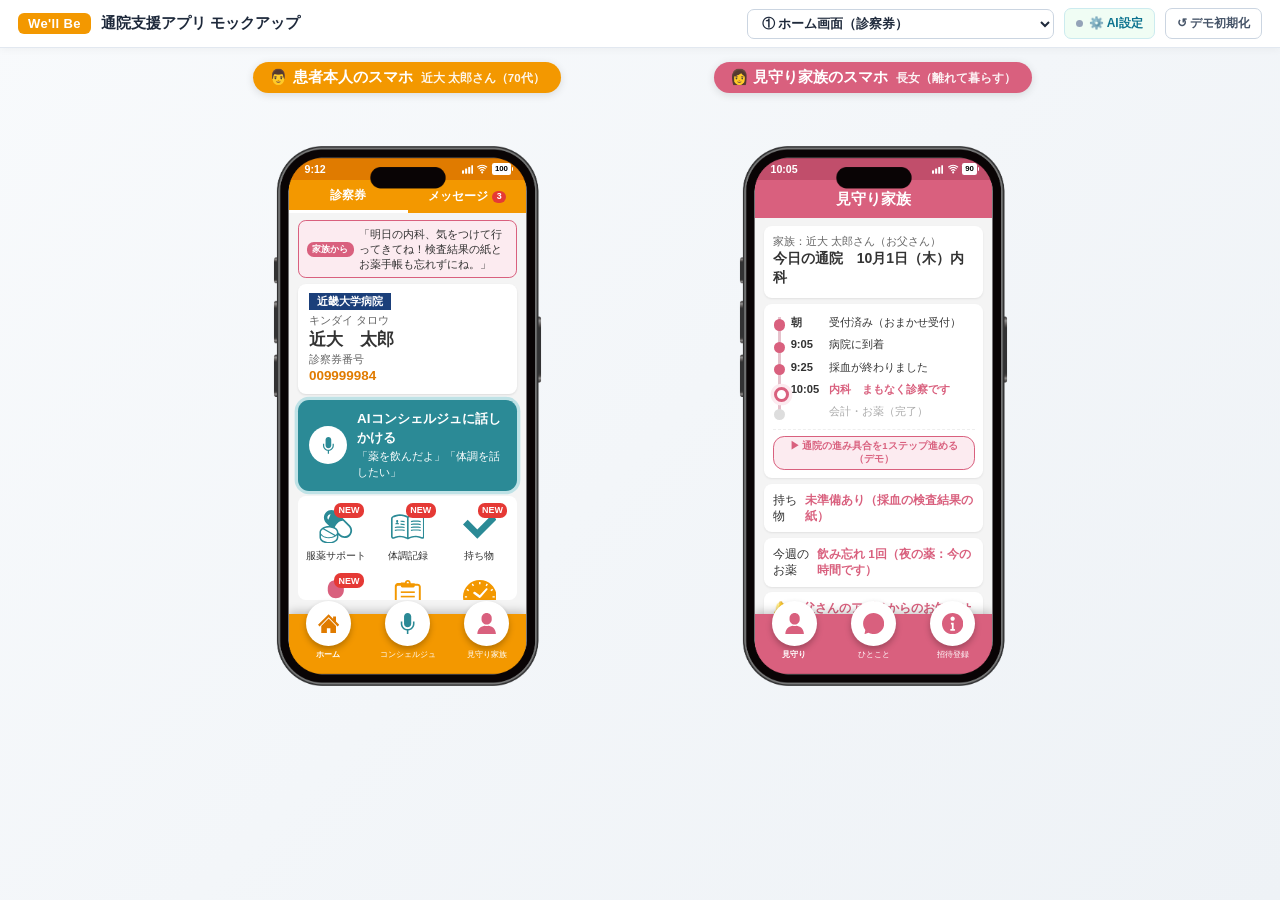
<file: index.html>
<!DOCTYPE html>
<html lang="ja">
<head>
  <meta charset="utf-8">
  <meta name="viewport" content="width=device-width, initial-scale=1.0, maximum-scale=1.0, user-scalable=no">
  <title>We'll Be ― 家族とAIがそばにいる通院支援アプリ（モックアップ）</title>
  <link rel="manifest" href="manifest.json">
  <meta name="theme-color" content="#F39800">
  <link rel="stylesheet" href="style.css">
</head>
<body>

  <!-- ================= PC/デモ用 上部コントロールバー ================= -->
  <header class="demo-bar" id="demoBar">
    <div class="demo-brand">
      <span class="demo-badge">We'll Be</span>
      <span class="demo-title">通院支援アプリ モックアップ</span>
    </div>

    <div class="demo-controls">
      <div class="mode-switch" role="group" aria-label="表示するスマホの切替（狭い画面用）">
        <button type="button" class="mode-btn active" id="modePatientBtn" onclick="switchRole('patient')">
          👨 本人のスマホ
        </button>
        <button type="button" class="mode-btn fam" id="modeFamilyBtn" onclick="switchRole('family')">
          👩 家族のスマホ
        </button>
      </div>

      <div class="screen-jump">
        <select id="screenSelect" aria-label="画面ジャンプ" onchange="navigateTo(this.value)">
          <optgroup label="左：患者本人のスマホ">
            <option value="home">① ホーム画面（診察券）</option>
            <option value="med">②-A AIコンシェルジュ（服薬サポート）</option>
            <option value="symptom">②-B AIコンシェルジュ（症状の記録）</option>
            <option value="memo">③ 診察前のメモ（AI自動要約）</option>
            <option value="omakase">④ おまかせ受付（予約情報）</option>
            <option value="checklist">⑥ 持ち物チェック</option>
            <option value="patient-family">⑤-C 見守り家族（メッセージ・共有確認）</option>
          </optgroup>
          <optgroup label="右：見守り家族のスマホ">
            <option value="family-invite">⑤-A 見守り家族（招待コード登録）</option>
            <option value="family-dash">⑤-B 見守り家族（ダッシュボード）</option>
          </optgroup>
        </select>
      </div>

      <button type="button" class="ai-config-btn" id="aiConfigBtn" onclick="openAiConfigModal()" title="Gemini APIキーの設定">
        <span class="ai-dot" id="aiDot"></span>
        <span id="aiConfigLabel">✨ Gemini設定</span>
      </button>

      <button type="button" class="reset-btn" onclick="resetDemoState()" title="デモの状態を初期値に戻します">
        ↺ デモ初期化
      </button>
    </div>
  </header>

  <!-- ================= メインステージ（スマホ本体＋PC用サイドガイド） ================= -->
  <main class="stage">
    <!-- ==================== 左：患者本人のスマホ ==================== -->
    <section class="phone-column patient" id="patientColumn">
      <div class="phone-label patient">👨 患者本人のスマホ<small>近大 太郎さん（70代）</small></div>
      <div class="phone-wrapper">
      <div class="phone" id="phoneContainer">
        <img class="frm" src="assets/phone-frame.png" alt="スマートフォンフレーム">

        <div class="screen" id="patientScreen">
          <!-- ステータスバー -->
          <div class="status" id="statusBar">
            <span id="statusTime">9:12</span>
            <span class="statusicons">
              <svg width="10" height="8" viewBox="0 0 13 10"><rect x="0" y="6" width="2.4" height="4" rx="0.5" fill="#fff"/><rect x="3.6" y="4" width="2.4" height="6" rx="0.5" fill="#fff"/><rect x="7.2" y="2" width="2.4" height="8" rx="0.5" fill="#fff"/><rect x="10.8" y="0" width="2.4" height="10" rx="0.5" fill="#fff"/></svg>
              <svg width="11" height="9" viewBox="0 0 14 11"><circle cx="7" cy="9.3" r="1.2" fill="#fff"/><path d="M5.07 7.00 A3 3 0 0 1 8.93 7.00" stroke="#fff" stroke-width="1.3" fill="none" stroke-linecap="round"/><path d="M3.46 5.09 A5.5 5.5 0 0 1 10.54 5.09" stroke="#fff" stroke-width="1.3" fill="none" stroke-linecap="round"/><path d="M1.86 3.17 A8 8 0 0 1 12.14 3.17" stroke="#fff" stroke-width="1.3" fill="none" stroke-linecap="round"/></svg>
              <span class="batt" id="statusBatt">100</span>
            </span>
          </div>

          <!-- 家族からのメッセージ通知バナー（本人画面で受信時に表示） -->
          <div class="incoming-toast" id="incomingToast" style="display:none;" onclick="navigateTo('patient-family')">
            <div class="incoming-toast-head">
              <span>💌 見守り家族（娘）からひとこと</span>
              <button type="button" class="toast-close" onclick="event.stopPropagation(); dismissIncomingToast();">×</button>
            </div>
            <div class="incoming-toast-body" id="incomingToastText"></div>
          </div>

          <!-- ==================== ① ホーム画面（診察券 / メッセージ） ==================== -->
          <section class="view active" id="view-home">
            <div class="tabs">
              <div class="on" id="homeTabCard" onclick="switchHomeSubTab('card')">診察券</div>
              <div id="homeTabMsg" onclick="switchHomeSubTab('msg')">
                メッセージ <span class="msg-badge" id="homeMsgBadge">2</span>
              </div>
            </div>

            <!-- 診察券サブタブ -->
            <div class="body" id="homeSubCard">
              <!-- 家族からの最新ひとこと表示（届いている場合） -->
              <div class="family-msg-banner" id="homeFamilyBanner" style="display:none;" onclick="navigateTo('patient-family')">
                <span class="fam-pill">家族から</span>
                <span id="homeFamilyBannerText">「気をつけて行ってきてね！」</span>
              </div>

              <div class="idcard">
                <span class="hosp">近畿大学病院</span>
                <div class="muted">キンダイ タロウ</div>
                <div class="name">近大　太郎</div>
                <div class="muted">診察券番号</div>
                <div class="no">009999984</div>
              </div>

              <div class="aibtn" onclick="navigateTo('med')" role="button" tabindex="0">
                <div class="mic">
                  <svg width="15" height="15" viewBox="0 0 512 512" fill="#2B8A96"><path d="M383.788,206.98v51.113c-0.013,35.266-14.301,67.108-37.475,90.318 c-23.212,23.176-55.042,37.464-90.307,37.464c-35.267,0-67.108-14.288-90.32-37.464c-23.174-23.211-37.462-55.052-37.474-90.318 V206.98H90.503v51.113c0.036,84.93,64.21,154.935,146.649,164.337V512h37.709v-89.57c82.426-9.402,146.599-79.407,146.636-164.337 V206.98H383.788z"/><path d="M256.006,344.41c47.589,0,86.305-38.728,86.305-86.318V86.318C342.311,38.728,303.596,0,256.006,0 c-47.59,0-86.318,38.728-86.318,86.318v171.775C169.688,305.682,208.416,344.41,256.006,344.41z"/></svg>
                </div>
                <div>
                  <b>AIコンシェルジュに話しかける</b>
                  <span style="font-size:9.5px">「薬を飲んだよ」「体調を話したい」</span>
                </div>
              </div>

              <div class="grid">
                <!-- 1. お薬（服薬サポート） -->
                <div class="gi new" onclick="navigateTo('med')" role="button" tabindex="0">
                  <div class="ic">
                    <svg width="30" height="30" viewBox="0 0 512 512"><path fill="var(--ai)" d="M471.199,231.069L271.6,33.725l0.044,0.093C249.149,11.271,219.501-0.05,189.995,0 c-29.463-0.05-59.112,11.271-81.609,33.818c-22.54,22.49-33.857,52.092-33.815,81.609c-0.042,29.502,11.274,59.147,33.815,81.645 l47.106,46.6c-1.42-0.043-2.842-0.043-4.259-0.043c-38.632,0-73.726,9.714-99.984,26.161 c-13.106,8.245-24.057,18.189-31.846,29.782c-7.832,11.55-12.417,24.835-12.417,38.858v78.719c0,14.016,4.585,27.308,12.417,38.858 c11.732,17.364,30.377,31.15,53.107,40.83c22.773,9.664,49.762,15.113,78.723,15.163c38.579-0.05,73.676-9.758,99.93-26.211 c13.149-8.202,24.054-18.188,31.89-29.781c7.793-11.55,12.374-24.842,12.374-38.858v-35.144l12.554,12.425l-0.043-0.1 c22.494,22.54,52.143,33.868,81.648,33.818c29.466,0.05,59.112-11.278,81.612-33.768c22.54-22.548,33.814-52.143,33.814-81.659 C505.013,283.212,493.739,253.609,471.199,231.069z M141.473,148.686c-19.106-19.149-19.106-50.63,0.272-70.009 c9.346-9.349,21.809-14.525,35.102-14.525L141.473,148.686z M29.896,338.43c0.043-9.026,2.839-17.637,8.482-26.075 c4.95-7.37,12.231-14.432,21.347-20.705l175.312,102.594c-3.986,2.194-8.201,4.259-12.65,6.137 c-20.113,8.567-44.672,13.608-71.152,13.608c-35.38,0.05-67.27-9.026-89.764-23.186c-11.27-7.097-20.16-15.4-26.118-24.283 c-2.205-3.305-4.033-6.645-5.456-10.08V338.43z M272.518,417.15c0,9.026-2.842,17.644-8.474,26.068 c-8.438,12.56-23.418,24.196-43.074,32.542c-19.612,8.338-43.715,13.335-69.736,13.335c-34.735,0-66.029-8.94-87.792-22.684 c-10.908-6.832-19.433-14.848-25.064-23.193c-5.642-8.424-8.439-17.042-8.482-26.068v-32.484 c11.087,12.274,26.211,22.498,44.034,30.054c22.268,9.449,48.798,14.854,77.304,14.854c37.983,0,72.44-9.586,98.005-25.623 c8.98-5.586,16.816-12.045,23.279-19.243V417.15z M272.518,356.44c-0.272,0.688-0.552,1.326-0.918,2.014 c-1.233,2.753-2.749,5.406-4.538,8.065c-3.847,5.772-9.026,11.228-15.164,16.311L78.329,281.29c1.054-0.459,2.065-1.011,3.116-1.42 c19.611-8.338,43.715-13.335,69.79-13.335c10.26,0,20.208,0.781,29.689,2.251c22.637,3.434,42.704,10.762,58.054,20.382 c1.878,1.147,3.667,2.388,5.359,3.628c8.294,5.908,14.847,12.46,19.475,19.293c0.093,0.086,0.183,0.179,0.233,0.265 c5.632,8.438,8.474,17.049,8.474,26.075V356.44z M451.77,374.9c-17.228,17.192-39.639,25.752-62.183,25.752 c-22.588,0-44.991-8.524-62.223-25.752l-0.046-0.043l-31.89-31.524v-4.903c0-14.024-4.581-27.309-12.374-38.858 c-9.801-14.432-24.326-26.39-42.016-35.553c2.201-5.728,4.994-11.966,8.432-18.368c9.714-18.246,24.286-38.041,43.578-53.247 c19.196-15.17,42.798-25.982,71.984-27.638l86.692,85.731h0.046c17.182,17.228,25.749,39.683,25.749,62.223 C477.519,335.268,468.952,357.723,451.77,374.9z"/></svg>
                  </div>
                  服薬サポート<span class="newbadge">NEW</span>
                </div>

                <!-- 2. 通院手帳 / 診察前メモ -->
                <div class="gi new" onclick="navigateTo('memo')" role="button" tabindex="0">
                  <div class="ic">
                    <svg width="30" height="30" viewBox="0 0 512 512"><g fill="var(--ai)">
                      <path d="M122.563,215.578l-0.594-7.547c-0.531-2.859-2.406-5.297-5.063-6.5l-11.375-4.672 c-1.906-0.859-3.125-2.766-3.125-4.859v-1.672c0-0.797,0.125-1.578,0.375-2.344c0,0,7.188-9.547,7.188-18.359 c0-11.031-7.063-18.125-15.75-18.125c-8.703,0-15.75,7.094-15.75,18.125c0,8.813,7.156,18.359,7.156,18.359 c0.266,0.766,0.391,1.547,0.391,2.344V192c0,2.094-1.203,4-3.109,4.859L71.5,201.531c-2.641,1.203-4.531,3.641-5.047,6.5 l-0.578,7.547h28.344H122.563"/>
                      <path d="M502.563,107.438c-5.156-6.531-11.938-12.031-21.359-17.281l-1.063-0.516 c-1.422-0.609-14.359-6.109-32.953-11.734c-26.344-7.875-49.031-11.719-69.359-11.75c-59.141,0.078-103.578,19.906-119.922,28.438 L256,95.578l-1.906-0.984c-16.344-8.531-60.75-28.359-119.906-28.438c-20.344,0.031-43.031,3.875-69.375,11.75 c-18.625,5.625-31.531,11.125-32.953,11.75l-1.078,0.5c-9.406,5.25-16.188,10.734-21.359,17.313 c-6.156,7.719-9.5,17.344-9.422,27.188v269.906c0,11.016,5.313,21.453,14.25,27.922c5.922,4.297,12.938,6.578,20.266,6.578 c3.641,0,7.234-0.563,10.672-1.688l0.422-0.125l0.859-0.375c0.094-0.047,12.188-5.344,29.344-10.375 c14.688-4.313,36.703-9.5,58.469-9.5c32.094,0,60.406,7.438,78.484,13.656c8.172,2.813,16.016,5.969,23.344,9.359 c2.734,1.266,4.781,2.313,6.172,3.031l3,1.641l1.25,0.391c1.641,0.516,3.344,0.766,5.031,0.766c1.063,0,2.188-0.125,3.563-0.422 l0.875-0.203l0.875,0.203c1.344,0.297,2.516,0.422,3.547,0.422c1.703,0,3.391-0.25,5.031-0.766l1.266-0.391l1.094-0.625l-0.625,0.5 C272.031,441.188,319.5,417,378.031,417c21.984,0,44.625,5.438,59.734,9.969c6.891,2.063,13.75,4.391,20.328,6.906 c2.469,0.938,4.375,1.719,5.688,2.25l2.219,0.984l0.797,0.266c3.453,1.125,7.047,1.688,10.688,1.688 c7.328,0,14.328-2.281,20.266-6.578C506.688,426,512,415.563,512,404.563V134.625C512.078,124.828,508.719,115.188,502.563,107.438 z M243.641,416.219l-5.734-2.406c-23.156-9.766-59.969-21.438-103.719-21.531c-20.063,0.031-42.625,3.734-67.031,11 c-14.75,4.438-25.578,8.813-29.531,10.484l-0.469,0.203l-2.641,0.375c-2.078,0-4.047-0.656-5.75-1.875 c-2.531-1.844-4.047-4.797-4.047-7.906v-270c0.109-4.75,1.188-7.844,4.188-11.875c2.719-3.531,7.281-7.172,13.688-10.75 c3.281-1.359,15.25-6.203,31.063-10.859c12.813-3.813,37.719-10.203,60.281-10.203h0.297c34.094,0,63,7.625,81.25,14.031 c10.266,3.594,18.297,7.219,23.219,9.594l4.938,2.469V416.219z M487.281,404.563c0,3.109-1.516,6.078-4.047,7.906l0,0 c-1.609,1.188-3.516,1.813-6.109,1.813c-0.094,0-0.188,0-0.313,0l-1.969-0.313l-0.469-0.203c-3.969-1.672-14.797-6.063-29.5-10.484 c-24.438-7.266-47-10.969-67.063-11c-43.766,0.094-80.563,11.766-103.734,21.531l-5.719,2.406v-299.25l2.266-1.156 c14.813-7.5,54.906-24.938,107.469-24.938c23.172,0,48.75,6.703,61.953,10.703c9.313,2.813,17.109,5.609,21.984,7.453 c2.688,1.016,4.781,1.859,6.219,2.438l1.578,0.688c5.953,3.344,10.531,7,13.328,10.594c2.938,3.953,4.016,7.047,4.125,11.906 V404.563z"/>
                      <path d="M303.844,167.609v17.828c49.234-8.281,99.5-8.188,148.688,0.375V168 C403.313,159.734,353.109,159.625,303.844,167.609"/>
                      <path d="M303.844,212.563v17.828c49.234-8.297,99.5-8.203,148.688,0.375v-17.828 C403.313,204.688,353.109,204.563,303.844,212.563"/>
                      <path d="M303.844,257.5v17.828c49.234-8.297,99.5-8.203,148.688,0.391v-17.844 C403.313,249.625,353.109,249.516,303.844,257.5"/>
                      <path d="M303.844,302.422v17.859c49.234-8.313,99.5-8.219,148.688,0.375v-17.844 C403.313,294.563,353.109,294.453,303.844,302.422"/>
                      <path d="M207.344,167.953c-20.516-3.469-41.375-5.516-62.125-6.016v17.625c20.75,0.594,41.531,2.656,62.125,6.266 V167.953"/>
                      <path d="M207.344,212.938c-20.594-3.453-41.375-5.438-62.125-6v17.547c20.75,0.578,41.609,2.641,62.125,6.266V212.938"/>
                      <path d="M58.688,257.5v17.828c49.219-8.297,99.5-8.203,148.688,0.391v-17.844 C158.156,249.625,107.938,249.516,58.688,257.5"/>
                      <path d="M58.688,302.422v17.859c49.219-8.313,99.5-8.219,148.688,0.375v-17.844 C158.156,294.563,107.938,294.453,58.688,302.422"/>
                    </g></svg>
                  </div>
                  体調記録<span class="newbadge">NEW</span>
                </div>

                <!-- 3. 持ち物 -->
                <div class="gi new" onclick="navigateTo('checklist')" role="button" tabindex="0">
                  <div class="ic">
                    <svg width="30" height="30" viewBox="0 0 512 512"><polygon fill="var(--ai)" points="440.469,73.413 218.357,295.525 71.531,148.709 0,220.229 146.826,367.055 218.357,438.587 289.878,367.055 512,144.945"/></svg>
                  </div>
                  持ち物<span class="newbadge">NEW</span>
                </div>

                <!-- 4. 見守り家族 -->
                <div class="gi new fam" onclick="navigateTo('patient-family')" role="button" tabindex="0">
                  <div class="ic">
                    <svg width="30" height="30" viewBox="0 0 512 512"><g fill="var(--family)"><path d="M305.895,307.693c-15.71,5.222-32.45,8.157-49.895,8.157s-34.186-2.935-49.894-8.157 C92.029,326.416,32.331,410.25,32.331,512h223.668h223.67C479.669,410.25,419.981,326.416,305.895,307.693z"/><path d="M255.999,279.581c67.621,0,122.424-54.813,122.424-122.423v-34.735C378.423,54.814,323.621,0,255.999,0 c-67.62,0-122.423,54.814-122.423,122.423v34.735C133.577,224.768,188.379,279.581,255.999,279.581z"/></g></svg>
                  </div>
                  見守り家族<span class="newbadge">NEW</span>
                </div>

                <!-- 5. どこでも受付 -->
                <div class="gi" onclick="navigateTo('omakase')" role="button" tabindex="0">
                  <div class="ic">
                    <svg width="30" height="30" viewBox="0 0 512 512"><g fill="var(--orange)">
                      <path d="M449.891,87.953c-3.766-8.906-10.031-16.438-17.922-21.781c-7.891-5.328-17.5-8.469-27.719-8.469h-42.656 v-7.359h-61.828c0.281-2,0.438-4.063,0.438-6.141C300.203,19.828,280.375,0,256,0s-44.203,19.828-44.203,44.203 c0,2.078,0.156,4.141,0.438-6.141h-61.828v7.359H107.75c-6.797,0-13.359,1.391-19.281,3.906 c-8.922,3.766-16.453,10.031-21.797,17.922c-5.328,7.906-8.469,17.5-8.469,27.719v355.219c0,6.797,1.391,13.344,3.891,19.281 c3.781,8.906,10.047,16.438,17.938,21.781S97.531,512,107.75,512h296.5c6.797,0,13.359-1.375,19.297-3.906 c8.906-3.75,16.438-10.031,21.781-17.922c5.328-7.891,8.469-17.5,8.469-27.703V107.25 C453.797,100.438,452.406,93.891,449.891,87.953z M256,27.797c9.047,0,16.406,7.359,16.406,16.406c0,2.172-0.438,4.234-1.219,6.141 h-30.391c-0.766-1.906-1.203-3.969-1.203-6.141C239.594,35.156,246.969,27.797,256,27.797z M424.328,462.469 c0,2.813-0.563,5.406-1.578,7.797c-1.5,3.578-4.078,6.672-7.281,8.859c-3.219,2.156-7,3.406-11.219,3.406h-296.5 c-2.813,0-5.422-0.563-7.813-1.563c-3.578-1.516-6.672-4.094-8.844-7.297c-2.172-3.219-3.422-7-3.422-11.203V107.25 c0-2.813,0.563-5.422,1.578-7.813c1.516-3.594,4.063-6.672,7.281-8.844c3.219-2.156,7-3.406,11.219-3.422h42.656v6.141 c0,11.531,9.344,20.875,20.891,20.875h169.406c11.547,0,20.891-9.344,20.891-20.875v-6.141h42.656c2.813,0,5.422,0.563,7.813,1.578 c3.578,1.516,6.672,4.063,8.844,7.281c2.156,3.234,3.406,7,3.422,11.219V462.469z"/>
                      <rect x="149.172" y="173.125" width="213.641" height="24.547"/>
                      <rect x="149.172" y="240.656" width="213.641" height="24.547"/>
                      <rect x="149.172" y="308.188" width="213.641" height="24.547"/>
                      <rect x="256" y="394.125" width="106.813" height="24.563"/>
                    </g></svg>
                  </div>
                  どこでも受付
                </div>

                <!-- 6. 診察状況 -->
                <div class="gi" onclick="showInfoModal('診察状況', '現在の診察状況：内科 10:05頃のご案内予定です（おまかせ受付連携中）。')" role="button" tabindex="0">
                  <div class="ic">
                    <svg width="30" height="30" viewBox="0 0 512 512"><path fill="var(--orange)" d="M437.021,74.961C390.767,28.69,326.639-0.018,256,0C185.388-0.018,121.233,28.69,74.979,74.961 C28.68,121.224-0.017,185.388,0,255.991c-0.017,70.621,28.68,134.776,74.979,181.021C121.233,483.31,185.388,512.018,256,512 c70.638,0.018,134.767-28.69,181.021-74.988c46.281-46.245,74.997-110.4,74.979-181.021 C512.018,185.388,483.302,121.224,437.021,74.961z M483.648,246.664v21.692l-33.65,0.009l-0.009-21.701H483.648z M429.43,169.923 l-10.851-18.796l29.142-16.83l10.85,18.778L429.43,169.923z M429.422,345.116l29.15,16.83l-10.85,18.778l-29.142-16.821 L429.422,345.116z M266.842,451.494v33.667h-21.683v-33.667H266.842z M245.159,63.526V29.868h21.683v33.658H245.159z M362.38,420.094l16.838,29.142l-18.787,10.841l-16.83-29.141L362.38,420.094z M168.417,430.936l-16.847,29.141l-18.787-10.841 l16.847-29.16L168.417,430.936z M132.784,65.785l18.787-10.842L168.4,84.102l-18.787,10.842L132.784,65.785z M159.896,185.538 c5.758-7.874,15.962-10.195,22.773-5.19l72.747,50.665l94.227-100.665c5.73-6.431,14.907-7.626,20.496-2.649 c5.589,4.969,5.492,14.225-0.248,20.664L269.074,267.63c-0.177,0.195-0.372,0.328-0.549,0.522 c-6.271,6.91-15.696,9.009-22.799,5.05c-0.177-0.08-0.336-0.186-0.514-0.284c-0.381-0.23-0.788-0.389-1.143-0.655l-82.251-63.455 C154.998,203.802,154.139,193.377,159.896,185.538z M343.601,84.102l16.83-29.158l18.787,10.842l-16.811,29.159L343.601,84.102z M82.588,169.923l-29.159-16.848l10.85-18.778l29.15,16.838L82.588,169.923z M62.02,246.682v21.684l-33.667-0.009v-21.692 L62.02,246.682z M82.597,345.116l10.851,18.787l-29.169,16.821l-10.85-18.778L82.597,345.116z"/></svg>
                  </div>
                  診察状況
                </div>

                <!-- 7. 予約情報（おまかせ受付） -->
                <div class="gi" onclick="navigateTo('omakase')" role="button" tabindex="0">
                  <div class="ic">
                    <svg width="30" height="30" viewBox="0 0 512 512"><g fill="var(--orange)">
                      <path d="M118.612,89.298c9.482,0,17.176-7.686,17.176-17.168v-54.96C135.788,7.687,128.094,0,118.612,0 c-9.482,0-17.177,7.687-17.177,17.169v54.96C101.435,81.611,109.13,89.298,118.612,89.298z"/>
                      <path d="M255.992,89.298c9.482,0,17.177-7.686,17.177-17.168v-54.96C273.169,7.687,265.474,0,255.992,0 c-9.483,0-17.176,7.687-17.176,17.169v54.96C238.816,81.611,246.51,89.298,255.992,89.298z"/>
                      <path d="M393.372,89.298c9.483,0,17.176-7.686,17.176-17.168v-54.96C410.549,7.687,402.855,0,393.372,0 c-9.483,0-17.176,7.687-17.176,17.169v54.96C376.196,81.611,383.89,89.298,393.372,89.298z"/>
                      <path d="M186.593,405.072c32.102,0,56.031-21.572,56.031-54.189c0-23.421-13.152-38.94-23.667-43.411v-0.524 c13.152-8.68,19.982-22.102,19.982-37.097c0-28.942-19.196-49.456-52.608-49.456c-28.942,0-48.678,16.575-52.624,38.146 c-0.262,1.573,0.524,2.892,2.112,3.154l22.357,5.264c1.588,0.263,2.637-0.262,3.161-1.842 c3.161-11.048,10.793-18.418,23.945-18.418c14.988,0,23.93,9.999,23.93,24.207c0,15.782-10.253,26.043-26.042,26.043h-7.108 c-1.572,0-2.622,1.048-2.622,2.629v20.784c0,1.58,1.049,2.629,2.622,2.629h7.632c17.623,0,29.203,11.055,29.203,29.203 c0,15.264-9.729,26.574-26.304,26.574c-14.74,0-23.421-8.419-27.106-18.942c-0.524-1.58-1.836-2.104-3.146-1.842l-22.897,5.266 c-1.572,0.524-2.359,1.834-2.097,3.415C136.868,391.133,158.701,405.072,186.593,405.072z"/>
                      <path d="M296.836,277.744l27.352-19.204h0.524v141.011c0,1.58,1.064,2.63,2.637,2.63h24.207 c1.573,0,2.622-1.049,2.622-2.63V225.914c0-1.573-1.048-2.629-2.622-2.629h-22.372c-2.097,0-3.408,0.524-4.734,1.58l-28.663,20.784 c-1.326,1.048-1.85,2.105-1.85,3.678v26.836C293.938,278.269,295.248,278.793,296.836,277.744z"/>
                      <path d="M427.001,44.899h-2.714v27.23c0,17.038-13.861,30.906-30.914,30.906c-17.038,0-30.914-13.869-30.914-30.906 v-27.23h-75.551v27.23c0,17.038-13.877,30.906-30.914,30.906s-30.914-13.869-30.914-30.906v-27.23h-75.552v27.23 c0,17.038-13.876,30.906-30.914,30.906S87.698,89.167,87.698,72.129v-27.23h-2.698c-37.082,0-67.133,30.059-67.133,67.133v332.835 c0,37.074,30.051,67.133,67.133,67.133h342.002c37.066,0,67.133-30.058,67.133-67.133V112.032 C494.134,74.958,464.067,44.899,427.001,44.899z M450.854,439.772c0,15.973-12.99,28.964-28.956,28.964H90.103 c-15.973,0-28.971-12.99-28.971-28.964V143.116h389.722V439.772z"/>
                    </g></svg>
                  </div>
                  予約情報
                </div>

                <!-- 8. アプリ概要 -->
                <div class="gi" onclick="showInfoModal('アプリ概要', 'We\'ll Be ― 家族とAIがそばにいる通院支援アプリ。毎日の服薬確認・体調記録・おまかせ受付・見守り家族機能で通院を支えます。')" role="button" tabindex="0">
                  <div class="ic">
                    <svg width="30" height="30" viewBox="0 0 512 512"><path fill="var(--orange)" d="M256,0C114.615,0,0,114.615,0,256s114.615,256,256,256s256-114.615,256-256S397.385,0,256,0z M256,86.069 c28.463,0,51.538,23.074,51.538,51.538c0,28.464-23.074,51.538-51.538,51.538c-28.463,0-51.538-23.074-51.538-51.538 C204.462,109.143,227.537,86.069,256,86.069z M310.491,425.931H201.51v-43.593h35.667V276.329H215.38v-43.593h65.389v3.963v39.63 v106.009h29.722V425.931z"/></svg>
                  </div>
                  アプリ概要
                </div>

                <!-- 9. らくらく会計 -->
                <div class="gi" onclick="showInfoModal('らくらく会計', '登録済みのクレジットカードで診察後の会計を待たずにお帰りいただけます。')" role="button" tabindex="0">
                  <div class="ic">
                    <svg width="30" height="30" viewBox="0 0 512 512"><g fill="var(--orange)">
                      <path d="M443.969,76H68.031C30.469,76,0,106.469,0,144.031v223.938C0,405.531,30.469,436,68.031,436h375.938 C481.531,436,512,405.531,512,367.969V144.031C512,106.469,481.531,76,443.969,76z M480,367.969 C480,387.844,463.844,404,443.969,404H68.031C48.156,404,32,387.844,32,367.969V224h448V367.969z M480,176H32v-31.969 C32,124.156,48.156,108,68.031,108h375.938C463.844,108,480,124.156,480,144.031V176z"/>
                      <rect x="104" y="289.328" width="64" height="64"/><rect x="260" y="289.328" width="160" height="24"/><rect x="260" y="337.328" width="128" height="24"/>
                    </g></svg>
                  </div>
                  らくらく会計
                </div>

                <!-- 10. フロアマップ -->
                <div class="gi" onclick="showInfoModal('フロアマップ', '1階：総合受付・採血室・会計 / 2階：内科外来。AIコンシェルジュからも音声で道案内が可能です。')" role="button" tabindex="0">
                  <div class="ic">
                    <svg width="30" height="30" viewBox="0 0 512 512"><path fill="var(--orange)" d="M256,0C139.563,0,45.172,94.406,45.172,210.828S210.875,512,256,512c45.109,0,210.828-184.75,210.828-301.172 S372.438,0,256,0z M256,307.594c-53.453,0-96.766-43.328-96.766-96.766c0-53.453,43.313-96.766,96.766-96.766 c53.438,0,96.766,43.313,96.766,96.766C352.766,264.266,309.438,307.594,256,307.594z"/></svg>
                  </div>
                  フロアマップ
                </div>

                <!-- 11. 交通案内（泉ヶ丘） -->
                <div class="gi" onclick="showInfoModal('交通案内（泉ヶ丘）', '泉北高速鉄道「泉ヶ丘駅」より徒歩圏内（新病院ロケーション）。')" role="button" tabindex="0">
                  <div class="ic">
                    <svg width="30" height="30" viewBox="0 0 512 512"><path fill="var(--orange)" d="M437.575,351.629V89.868C437.575,40.233,397.351,0,347.707,0H164.293c-49.625,0-89.868,40.233-89.868,89.868 v261.761c0,37.628,27.383,68.98,63.269,75.221L81.334,512h50.11l23.132-34.961h202.867L380.574,512h50.101l-56.35-85.15 C410.201,420.601,437.575,389.257,437.575,351.629z M178.182,40.348h155.636v25.94H178.182V40.348z M131.355,124.186 c0-11.284,9.137-20.438,20.421-20.438h208.456c11.276,0,20.429,9.154,20.429,20.438v86.206c0,11.284-9.154,20.429-20.429,20.429 H151.777c-11.284,0-20.421-9.145-20.421-20.429V124.186z M150.808,374.004c-13.158,0-23.826-10.668-23.826-23.818 c0-13.167,10.668-23.836,23.826-23.836c13.159,0,23.827,10.668,23.827,23.836C174.635,363.336,163.967,374.004,150.808,374.004z M169.618,454.312l17.41-26.318h137.953l17.41,26.318H169.618z M361.201,374.004c-13.158,0-23.826-10.668-23.826-23.818 c0-13.167,10.668-23.836,23.826-23.836c13.159,0,23.827,10.668,23.827,23.836C385.028,363.336,374.36,374.004,361.201,374.004z"/></svg>
                  </div>
                  交通案内
                </div>

                <!-- 12. 会計状況 -->
                <div class="gi" onclick="showInfoModal('会計状況', '現在のお会計待ちはありません。診察終了後に自動更新されます。')" role="button" tabindex="0">
                  <div class="ic">
                    <svg width="30" height="30" viewBox="0 0 512 512"><g fill="var(--orange)">
                      <polygon points="336.156,239.469 280.922,239.469 274.984,248.688 274.984,270.797 336.156,270.797 336.156,270.875 336.156,297.703 336.156,302.188 274.984,302.188 274.984,349.563 237,349.563 237,302.188 175.844,302.188 175.844,297.703 175.844,270.875 175.844,270.797 237,270.797 237,248.719 231.063,239.469 175.844,239.469 175.844,212.656 213.813,212.656 181.531,162.422 213.719,162.422 255.984,228.188 298.266,162.422 330.453,162.422 298.203,212.656 336.156,212.656"/>
                      <path d="M256,64c105.875,0,192,86.125,192,192s-86.125,192-192,192c-105.859,0-192-86.125-192-192S150.141,64,256,64 M256,0C114.609,0,0,114.625,0,256c0,141.391,114.609,256,256,256c141.375,0,256-114.609,256-256C512,114.625,397.375,0,256,0z"/>
                    </g></svg>
                  </div>
                  会計状況
                </div>
              </div>
            </div>

            <!-- メッセージサブタブ -->
            <div class="body" id="homeSubMsg" style="display:none;">
              <div class="card msg-item" onclick="navigateTo('omakase')">
                <div class="msg-item-head">
                  <span class="pill p3">予約通知</span>
                  <span class="muted">前日 15:00</span>
                </div>
                <h4>明日は内科の診察予約があります</h4>
                <div class="muted">10月1日（木）9:30 内科。タップして「おまかせ受付」を設定できます。</div>
              </div>

              <div class="card msg-item" onclick="navigateTo('checklist')">
                <div class="msg-item-head">
                  <span class="pill p2">持ち物リマインド</span>
                  <span class="muted">前日 18:00</span>
                </div>
                <h4>明日の持ち物を確認してください</h4>
                <div class="muted">保険証・お薬手帳・診察券の準備状況を確認できます。</div>
              </div>

              <div id="homeMsgFamilyList"></div>
            </div>
          </section>

          <!-- ==================== ②-A AIコンシェルジュ（服薬サポート） ==================== -->
          <section class="view" id="view-med">
            <div class="appbar ai">
              <svg class="back-home" onclick="navigateTo('home')" width="18" height="18" viewBox="0 0 18 18"><path d="M9 2L1 9h2.5v7h4v-5h3v5h4V9H17z" fill="#fff"/></svg>
              <span>服薬サポート</span>
              <button type="button" class="appbar-subbtn tts-toggle-btn" onclick="toggleTtsEnabled()" title="AIの音声読み上げ切替">🔊 音声ON</button>
            </div>

            <!-- AIコンシェルジュ内 モード切替サブタブ -->
            <div class="submode-bar">
              <button type="button" class="submode-btn active" onclick="navigateTo('med')">💊 服薬サポート</button>
              <button type="button" class="submode-btn" onclick="navigateTo('symptom')">💬 症状の記録・相談</button>
            </div>

            <!-- AI発話中インジケーター -->
            <div class="speaking-bar" id="medSpeakingBar" style="display:none;" onclick="stopAiSpeech()">
              <span class="wave-dots"><i></i><i></i><i></i></span>
              <span id="medSpeakingText">AIコンシェルジュが話しています…（タップで停止）</span>
            </div>

            <div class="body" id="medBody">
              <div class="card">
                <h4>今日のお薬</h4>
                <div class="medrow">
                  <div class="dot on"><svg width="9" height="7" viewBox="0 0 10 8"><path d="M1 4l3 3 5-6" stroke="#fff" stroke-width="2" fill="none"/></svg></div>
                  <span class="tt">朝</span>2種類<span class="st done">飲んだ</span>
                </div>
                <div class="medrow">
                  <div class="dot on"><svg width="9" height="7" viewBox="0 0 10 8"><path d="M1 4l3 3 5-6" stroke="#fff" stroke-width="2" fill="none"/></svg></div>
                  <span class="tt">昼</span>1種類<span class="st done">飲んだ</span>
                </div>
                <div class="medrow" id="nightMedRow">
                  <div class="dot off" id="nightMedDot"></div>
                  <span class="tt">夜</span>1種類
                  <span class="st wait" id="nightMedStatus">今の時間です</span>
                </div>
              </div>

              <div class="chat" id="medChatList">
                <!-- JSで初期チャット＋操作に応じた会話を描画 -->
              </div>

              <!-- ワンタップ定型発話チップ -->
              <div class="voice-chips">
                <div class="chips-label">🎤 ワンタップでAIと会話（音声で返答します）：</div>
                <button type="button" class="chip-btn" onclick="triggerMedVoice('飲んだよ。そういえば今朝、ちょっとふらついた。')">
                  「飲んだよ。そういえば今朝、ちょっとふらついた。」
                </button>
                <button type="button" class="chip-btn" onclick="triggerMedVoice('夜の分、飲んだよ！')">
                  「夜の分、飲んだよ！」
                </button>
                <button type="button" class="chip-btn" onclick="triggerMedVoice('夜の薬を飲み忘れやすいんだけど、どうしたらいい？')">
                  「夜の薬を飲み忘れやすいんだけど、どうしたらいい？」
                </button>
              </div>

              <!-- 自由入力＆マイク会話バー -->
              <form class="chat-input-bar" onsubmit="event.preventDefault(); submitMedFreeChat();">
                <button type="button" class="chat-mic-btn" id="medMicBtn" onclick="startVoiceRecognition('med')" title="マイクで話す">🎤</button>
                <input type="text" id="medChatInput" placeholder="AIに話しかける（例：飲んだよ）" autocomplete="off">
                <button type="submit" class="chat-send-btn">送信</button>
              </form>

              <div class="linknote">服薬の記録は会話から自動で集計／残り7日分</div>
              <div class="medbtn">
                <div class="btn ai" id="btnTakeNightMed" onclick="markNightMedTaken(false)">飲んだ</div>
                <div class="btn out ai" onclick="remindLaterMed()">あとで</div>
              </div>
            </div>
          </section>

          <!-- ==================== ②-B AIコンシェルジュ（症状の記録） ==================== -->
          <section class="view" id="view-symptom">
            <div class="appbar ai">
              <svg class="back-home" onclick="navigateTo('home')" width="18" height="18" viewBox="0 0 18 18"><path d="M9 2L1 9h2.5v7h4v-5h3v5h4V9H17z" fill="#fff"/></svg>
              <span>AIコンシェルジュ</span>
              <button type="button" class="appbar-subbtn tts-toggle-btn" onclick="toggleTtsEnabled()" title="AIの音声読み上げ切替">🔊 音声ON</button>
            </div>

            <div class="submode-bar">
              <button type="button" class="submode-btn" onclick="navigateTo('med')">💊 服薬サポート</button>
              <button type="button" class="submode-btn active" onclick="navigateTo('symptom')">💬 症状の記録・相談</button>
            </div>

            <!-- AI発話中インジケーター -->
            <div class="speaking-bar" id="symptomSpeakingBar" style="display:none;" onclick="stopAiSpeech()">
              <span class="wave-dots"><i></i><i></i><i></i></span>
              <span id="symptomSpeakingText">AIコンシェルジュが話しています…（タップで停止）</span>
            </div>

            <div class="body" id="symptomBody">
              <div class="chat" id="symptomChatList">
                <!-- JSで描画 -->
              </div>

              <!-- 最新の記録サマリーカード -->
              <div class="rec" id="latestSymptomRec">
                <b>記録しました</b>　9月23日（水）<br>
                14:10〜14:25　胸のどきどき<br>
                座っているときに急に／痛み・息苦しさなし
              </div>

              <!-- 危険サイン警告カード -->
              <div class="alert" id="dangerAlertCard">
                <b>強い痛みや息苦しさがあるとき</b>は、記録より先に連絡してください
                <div class="r">
                  <div class="call1" onclick="showEmergencyCall('近畿大学病院（救急外来）')">病院に電話</div>
                  <div class="call2" onclick="showEmergencyCall('119番（救急車）')">119番</div>
                </div>
              </div>

              <!-- 自由入力＆マイク会話バー -->
              <form class="chat-input-bar" onsubmit="event.preventDefault(); submitSymptomFreeChat();">
                <button type="button" class="chat-mic-btn" id="micRecordBtn" onclick="startVoiceRecognition('symptom')" title="マイクで話す">🎤</button>
                <input type="text" id="symptomChatInput" placeholder="体調や操作をAIに話す（自由入力可）" autocomplete="off">
                <button type="submit" class="chat-send-btn">話す</button>
              </form>

              <!-- ワンタップ音声入力＆定型発話チップ -->
              <div class="voice-box">
                <div class="voice-row">
                  <button type="button" class="mic-trigger-btn" id="micFullBtn" onclick="startVoiceRecognition('symptom')">
                    <span class="mic-icon">🎤</span>
                    <span id="micRecordLabel">声で話しかける</span>
                  </button>
                  <button type="button" class="memo-jump-btn" onclick="navigateTo('memo')">
                    📝 診察前のメモを見る
                  </button>
                </div>
                <div class="chips-label">ワンタップ発話（AIが声で返答＆自動記録します）：</div>
                <div class="chip-list">
                  <button type="button" class="chip-btn" onclick="sendSymptomPreset('doki')">①「今、胸がどきどきしてる」</button>
                  <button type="button" class="chip-btn" onclick="sendSymptomPreset('sit')">②「それはない。座ってたら急になった」</button>
                  <button type="button" class="chip-btn" onclick="sendSymptomPreset('calm')">③「今は収まってきた」</button>
                  <button type="button" class="chip-btn" onclick="handleUserSymptomSpeech('明日の受付をしておいて')">④「明日の受付をしておいて」（操作サポート）</button>
                  <button type="button" class="chip-btn" onclick="handleUserSymptomSpeech('明日の持ち物は何だっけ？')">⑤「明日の持ち物は何だっけ？」（持ち物案内）</button>
                  <button type="button" class="chip-btn danger" onclick="sendSymptomPreset('danger')">⚠️「胸が強く痛んで息苦しい」（危険検知デモ）</button>
                </div>
              </div>
            </div>
          </section>

          <!-- ==================== ③ 診察前のメモ ==================== -->
          <section class="view" id="view-memo">
            <div class="appbar ai">
              <svg class="back-home" onclick="navigateTo('home')" width="18" height="18" viewBox="0 0 18 18"><path d="M9 2L1 9h2.5v7h4v-5h3v5h4V9H17z" fill="#fff"/></svg>
              <span>診察前のメモ</span>
            </div>

            <div class="body">
              <div class="card">
                <div class="muted">次の受診　10月1日（木）9:30　内科</div>
                <h4 style="color:var(--ai);margin-top:4px">前回（9月3日）から気になったこと</h4>
                <div id="memoSymptomList">
                  <!-- JSで状態連動描画 -->
                </div>
              </div>

              <div class="card">
                <h4 style="color:var(--ai)">先生に聞きたいこと</h4>
                <div id="memoQuestionList">
                  <!-- JSで描画 -->
                </div>
              </div>

              <div class="btn out ai" onclick="openAddQuestionModal()">＋ 聞きたいことを話して追加</div>
              <div class="btn ai" onclick="openDoctorLargeView()">診察で先生に見せる<br>（大きな文字で表示）</div>
              <div class="muted" style="text-align:center">AIが記録からまとめました。内容は直せます。</div>
            </div>
          </section>

          <!-- ==================== ⑥ 持ち物チェック ==================== -->
          <section class="view" id="view-checklist">
            <div class="appbar">
              <svg class="back-home" onclick="navigateTo('home')" width="18" height="18" viewBox="0 0 18 18"><path d="M9 2L1 9h2.5v7h4v-5h3v5h4V9H17z" fill="#fff"/></svg>
              <span>持ち物チェック</span>
            </div>

            <div class="body">
              <div class="card" style="background:var(--orange-l)">
                <div class="muted">明日の受診</div>
                <h4 style="font-size:12.5px">10月1日（木）9:30　内科</h4>
              </div>

              <div class="card" id="checklistContainer">
                <!-- JSでチェック項目を描画 -->
              </div>

              <div class="btn pri" onclick="markAllItemsReady()">カバンに入れた（用意できた）</div>
              <div class="btn out" onclick="openPhotoSaveModal()">紙が見つからない → 写真を撮って保存</div>

              <div class="muted" style="margin-top:2px">家族のスマホには、こう届きます</div>
              <div class="notify" id="checklistFamilyPreview">
                <!-- JSで連動更新 -->
              </div>
            </div>
          </section>

          <!-- ==================== ④ おまかせ受付（予約情報） ==================== -->
          <section class="view" id="view-omakase">
            <div class="appbar">
              <svg class="back-home" onclick="navigateTo('home')" width="18" height="18" viewBox="0 0 18 18"><path d="M9 2L1 9h2.5v7h4v-5h3v5h4V9H17z" fill="#fff"/></svg>
              <span>予約情報</span>
            </div>

            <div class="who-card">
              <div class="avatar">
                <svg width="18" height="18" viewBox="0 0 18 18"><circle cx="9" cy="6" r="4" fill="#bbb"/><path d="M1 18a8 7 0 0 1 16 0z" fill="#bbb"/></svg>
              </div>
              <div>
                <div class="h">近畿大学病院</div>
                <div class="n">近大　太郎</div>
              </div>
            </div>

            <div class="body">
              <div class="card">
                <div style="color:var(--orange-d);font-weight:700">2026/10/01　09:30</div>
                <div>内科</div>
              </div>

              <div class="card">
                <div class="muted">［来院の案内（診察予約）］</div>
                明日は診察予約があります。予約時間に合わせてご来院ください。
              </div>

              <div class="omakase" id="omakaseBox">
                <div class="row" onclick="toggleOmakase()" style="cursor:pointer;">
                  <b>明日の受付をしておく</b>
                  <div class="toggle" id="omakaseToggle"></div>
                </div>
                <div style="margin-top:3px" id="omakaseDesc">
                  当日は<b>自動で受付</b>します。家族にもお知らせします。
                </div>
                <div style="margin-top:5px;display:flex;gap:5px;align-items:center;cursor:pointer;" onclick="toggleOmakaseAlways()">
                  <div class="box on" id="omakaseAlwaysBox" style="width:13px;height:13px">
                    <svg width="8" height="6" viewBox="0 0 10 8"><path d="M1 4l3 3 5-6" stroke="#fff" stroke-width="2" fill="none"/></svg>
                  </div>
                  <span>次回からも毎回おまかせにする</span>
                </div>
              </div>

              <div class="card">
                <h4>明日の流れ</h4>
                <div class="step"><span class="s">1</span>総合受付で保険証の確認</div>
                <div class="step"><span class="s">2</span>採血</div>
                <div class="step"><span class="s">3</span>内科の診察（まもなくコールでお知らせ）</div>
              </div>
            </div>
          </section>

          <!-- ==================== ⑤-C 患者側：見守り家族（メッセージ・共有確認） ==================== -->
          <section class="view" id="view-patient-family">
            <div class="appbar fam">
              <svg class="back-home" onclick="navigateTo('home')" width="18" height="18" viewBox="0 0 18 18"><path d="M9 2L1 9h2.5v7h4v-5h3v5h4V9H17z" fill="#fff"/></svg>
              <span>見守り家族</span>
              <span class="appbar-badge-pill">連携中 ✅</span>
            </div>

            <div class="body" id="patientFamilyBody">
              <!-- 連携中ステータスカード -->
              <div class="card" style="border-left: 3.5px solid var(--family); background: linear-gradient(180deg, #fff 0%, #fff7f9 100%);">
                <div style="display:flex;justify-content:space-between;align-items:center;">
                  <div>
                    <span class="muted" style="font-size:8.5px;">連携中のご家族</span>
                    <h4 style="color:var(--family);font-size:12.5px;margin:1px 0 0;">👩 長女（美咲さん）</h4>
                  </div>
                  <span class="fam-status-chip">見守り中</span>
                </div>
                <div style="font-size:9px;color:var(--sub);margin-top:4px;line-height:1.4;">
                  離れて暮らす娘さんが、あなたの通院進み具合・持ち物・お薬を見守っています。
                </div>
              </div>

              <!-- 娘さんから届いたメッセージ一覧 -->
              <div class="card">
                <div style="display:flex;justify-content:space-between;align-items:center;margin-bottom:6px;">
                  <h4 style="color:var(--family);font-size:11.5px;margin:0;">💌 娘さんからのひとことメッセージ</h4>
                  <span class="muted" style="font-size:8.5px;" id="patientFamMsgCount"></span>
                </div>

                <div id="patientFamMsgList" class="patient-fam-msg-list">
                  <!-- JSで動的描画（メッセージカード ＋ 🔊読み上げボタン） -->
                </div>
              </div>

              <!-- 娘さんへワンタップ返信（相互連動デモ） -->
              <div class="card" style="background:var(--family-l);border:1px dashed var(--family);">
                <div style="font-weight:700;font-size:9.5px;color:var(--family);margin-bottom:4px;">
                  💬 娘さんにワンタップでお返事を送る
                </div>
                <div class="quick-reply-chips">
                  <button type="button" class="chip-btn" style="border-color:var(--family);background:#fff;color:var(--family);" onclick="replyToFamily('ありがとう！気をつけて病院向かうね')">「ありがとう！気をつけて病院向かうね」</button>
                  <button type="button" class="chip-btn" style="border-color:var(--family);background:#fff;color:var(--family);" onclick="replyToFamily('薬はちゃんと飲んだよ、安心してね')">「薬はちゃんと飲んだよ、安心してね」</button>
                  <button type="button" class="chip-btn" style="border-color:var(--family);background:#fff;color:var(--family);" onclick="replyToFamily('いま内科の前に着いたよ')">「いま内科の前に着いたよ」</button>
                </div>
              </div>

              <!-- 現在娘さんと共有している項目 -->
              <div class="card">
                <h4 style="font-size:11px;margin-bottom:4px;">現在娘さんと共有している項目</h4>
                <div class="fam-share-row">
                  <span>📅 今日の予約・通院の進み具合</span>
                  <span class="fam-share-tag">共有中</span>
                </div>
                <div class="fam-share-row">
                  <span>🎒 持ち物チェックの準備状況</span>
                  <span class="fam-share-tag">共有中</span>
                </div>
                <div class="fam-share-row">
                  <span>💊 夜のお薬の服用記録</span>
                  <span class="fam-share-tag">共有中</span>
                </div>
                <div class="fam-share-row">
                  <span>📝 診察前メモ（本人が共有選択）</span>
                  <span class="fam-share-tag">共有中</span>
                </div>
              </div>

              <!-- 招待コード再確認 / 別の家族追加ボタン -->
              <div style="margin-top:2px;">
                <button type="button" class="btn out" style="width:100%;font-size:9px;padding:6px;border-color:#cbd5e1;color:#64748b;" onclick="openPatientFamilyModal()">
                  ⚙️ 招待コードの確認・別の家族を追加する
                </button>
              </div>
            </div>
          </section>

          <!-- ==================== 医師提示用「大きな文字で表示」オーバーレイ ==================== -->
          <div class="modal-overlay" id="doctorLargeModal" style="display:none;">
            <div class="doctor-sheet">
              <div class="doctor-sheet-head">
                <span>診察メモ（医師提示用・大文字表示）</span>
                <button type="button" class="doctor-close-btn" onclick="closeDoctorLargeView()">閉じる ×</button>
              </div>
              <div class="doctor-patient-name">患者名：近大 太郎（内科）</div>
              <div class="doctor-section-title">■ 前回（9/3）からの症状・服薬記録</div>
              <div id="doctorLargeSymptoms" class="doctor-large-list"></div>
              <div class="doctor-section-title">■ 先生に相談したいこと</div>
              <div id="doctorLargeQuestions" class="doctor-large-list"></div>
            </div>
          </div>

          <!-- ==================== 本人スマホ用 汎用モーダル ==================== -->
          <div class="modal-overlay" id="commonModal" style="display:none;" onclick="if(event.target===this)closeCommonModal()">
            <div class="modal-card" id="commonModalContent"></div>
          </div>

          <!-- ==================== 本人スマホ 下部フッターメニュー ==================== -->
          <div class="tabbar" id="bottomTabBar">
            <div class="tb home active" id="tabHome" onclick="navigateTo('home')" role="button" tabindex="0">
              <div class="tbc"><svg viewBox="0 0 512 512"><polygon points="433.198,205.503 433.198,86.669 363.908,86.669 363.908,136.267 308.912,81.341 256.09,28.323 0,284.219 37.929,322.123 256.09,104.142 474.072,322.123 512,284.219"/><polygon points="78.802,312.098 78.802,483.677 213.994,483.677 213.994,368.231 298.007,368.231 298.007,483.677 433.198,483.677 433.198,312.083 256.09,134.959"/></svg></div>
              <span>ホーム</span>
            </div>
            <div class="tb ai" id="tabAi" onclick="navigateTo('symptom')" role="button" tabindex="0">
              <div class="tbc"><svg viewBox="0 0 512 512" fill="currentColor"><path d="M383.788,206.98v51.113c-0.013,35.266-14.301,67.108-37.475,90.318 c-23.212,23.176-55.042,37.464-90.307,37.464c-35.267,0-67.108-14.288-90.32-37.464c-23.174-23.211-37.462-55.052-37.474-90.318 V206.98H90.503v51.113c0.036,84.93,64.21,154.935,146.649,164.337V512h37.709v-89.57c82.426-9.402,146.599-79.407,146.636-164.337 V206.98H383.788z"/><path d="M256.006,344.41c47.589,0,86.305-38.728,86.305-86.318V86.318C342.311,38.728,303.596,0,256.006,0 c-47.59,0-86.318,38.728-86.318,86.318v171.775C169.688,305.682,208.416,344.41,256.006,344.41z"/></svg></div>
              <span>コンシェルジュ</span>
            </div>
            <div class="tb fam" id="tabFam" onclick="navigateTo('patient-family')" role="button" tabindex="0">
              <div class="tbc"><svg viewBox="0 0 512 512"><path d="M305.895,307.693c-15.71,5.222-32.45,8.157-49.895,8.157s-34.186-2.935-49.894-8.157 C92.029,326.416,32.331,410.25,32.331,512h223.668h223.67C479.669,410.25,419.981,326.416,305.895,307.693z"/><path d="M255.999,279.581c67.621,0,122.424-54.813,122.424-122.423v-34.735C378.423,54.814,323.621,0,255.999,0 c-67.62,0-122.423,54.814-122.423,122.423v34.735C133.577,224.768,188.379,279.581,255.999,279.581z"/></svg></div>
              <span>見守り家族</span>
            </div>
          </div>

        </div><!-- /.screen (patient) -->
      </div><!-- /.phone -->
      </div><!-- /.phone-wrapper -->
    </section>

    <!-- ==================== 中央：画面解説＆リアルタイム連動パネル ==================== -->
    <aside class="guide-panel" id="guidePanel">
      <div class="sync-arrow">
        <span class="sync-arrow-l">本人</span>
        <span class="sync-arrow-mid" id="syncPulse">⇄</span>
        <span class="sync-arrow-r">家族</span>
      </div>

      <div class="guide-card">
        <div class="guide-tag" id="guideAxisTag">全体・ホーム</div>
        <h2 id="guideTitle">① ホーム画面（診察券）</h2>
        <p id="guideDesc">
          今のホーム画面に<b>「AIコンシェルジュに話しかける」ボタン</b>と、服薬サポート・体調記録・持ち物・見守り家族を追加。
        </p>
      </div>

      <div class="guide-card sync-status-card">
        <h3>🔄 リアルタイム連動ステータス</h3>
        <ul class="sync-list">
          <li><span>おまかせ受付</span><strong id="syncOmakase">ON</strong></li>
          <li><span>夜のお薬</span><strong id="syncNightMed">未服用</strong></li>
          <li><span>持ち物準備</span><strong id="syncItems">未完了</strong></li>
          <li><span>診察前メモ</span><strong id="syncMemoCount">3件</strong></li>
        </ul>
        <p class="sync-hint">
          💡 左の本人スマホで「薬を飲んだ」「持ち物を用意」「おまかせ受付」を操作すると、右の家族スマホに通知が届きます。家族の「ひとこと」は本人スマホに届きます。
        </p>
      </div>
    </aside>

    <!-- ==================== 右：見守り家族のスマホ ==================== -->
    <section class="phone-column family" id="familyColumn">
      <div class="phone-label family">👩 見守り家族のスマホ<small>長女（離れて暮らす）</small></div>
      <div class="phone-wrapper">
      <div class="phone" id="familyPhoneContainer">
        <img class="frm" src="assets/phone-frame.png" alt="スマートフォンフレーム">

        <div class="screen" id="familyScreen">
          <div class="status fam" id="famStatusBar">
            <span id="famStatusTime">10:05</span>
            <span class="statusicons"><svg width="10" height="8" viewBox="0 0 13 10"><rect x="0" y="6" width="2.4" height="4" rx="0.5" fill="#fff"/><rect x="3.6" y="4" width="2.4" height="6" rx="0.5" fill="#fff"/><rect x="7.2" y="2" width="2.4" height="8" rx="0.5" fill="#fff"/><rect x="10.8" y="0" width="2.4" height="10" rx="0.5" fill="#fff"/></svg><svg width="11" height="9" viewBox="0 0 14 11"><circle cx="7" cy="9.3" r="1.2" fill="#fff"/><path d="M5.07 7.00 A3 3 0 0 1 8.93 7.00" stroke="#fff" stroke-width="1.3" fill="none" stroke-linecap="round"/><path d="M3.46 5.09 A5.5 5.5 0 0 1 10.54 5.09" stroke="#fff" stroke-width="1.3" fill="none" stroke-linecap="round"/><path d="M1.86 3.17 A8 8 0 0 1 12.14 3.17" stroke="#fff" stroke-width="1.3" fill="none" stroke-linecap="round"/></svg><span class="batt" id="famStatusBatt">90</span></span>
          </div>

          <!-- 本人スマホからの通知（家族側で受信） -->
          <div class="incoming-toast fam-side" id="famToast" style="display:none;" onclick="dismissFamToast()">
            <div class="incoming-toast-head">
              <span>🔔 お父さんの通院アプリから</span>
              <button type="button" class="toast-close">×</button>
            </div>
            <div class="incoming-toast-body" id="famToastText"></div>
          </div>

          <!-- ==================== ⑤-A 見守り家族の登録 ==================== -->
          <section class="view" id="view-family-invite">
            <div class="appbar fam">
              <span>見守り家族の登録</span>
            </div>

            <div class="body">
              <div class="card">
                <div class="muted">招待が届いています</div>
                <h4 style="font-size:12.5px">近大 太郎さん（お父さん）</h4>
                <div class="muted">近畿大学病院で本人の同意を確認済み</div>
              </div>

              <div class="card" style="text-align:center">
                <div style="font-weight:700">招待コードを入力</div>
                <div class="code" id="inviteCodeBoxes" onclick="fillSampleInviteCode()" title="タップで入力">
                  <span id="code0">4</span>
                  <span id="code1">7</span>
                  <span id="code2">2</span>
                  <span id="code3">9</span>
                  <span id="code4">1</span>
                  <span id="code5">5</span>
                </div>
                <div style="display:flex;justify-content:center;gap:6px;margin-top:4px;">
                  <button type="button" class="mini-code-btn" onclick="clearInviteCode()">クリア</button>
                  <button type="button" class="mini-code-btn fill" onclick="fillSampleInviteCode()">サンプル(472915)入力</button>
                </div>
              </div>

              <div class="card">
                <h4>登録するとできること</h4>
                <div class="can">予約の確認と、受付の代わり</div>
                <div class="can">まもなくコールや進み具合の確認</div>
                <div class="can">お薬の飲み忘れのお知らせ</div>
                <div class="can">持ち物の準備のお知らせ</div>
                <div class="can">体調の記録（本人が共有を選んだ場合）</div>
              </div>

              <div class="btn fam" onclick="completeFamilyRegistration()">登録する</div>
            </div>
          </section>

          <!-- ==================== ⑤-B 見守り家族ダッシュボード ==================== -->
          <section class="view" id="view-family-dash">
            <div class="appbar fam">
              <span>見守り家族</span>
            </div>

            <div class="body">
              <div class="card">
                <div class="muted">家族：近大 太郎さん（お父さん）</div>
                <h4 style="font-size:12.5px">今日の通院　10月1日（木）内科</h4>
              </div>

              <div class="card">
                <div class="tl" id="familyTimeline"></div>
                <div class="tl-controls">
                  <button type="button" class="mini-tl-btn" onclick="advanceTimelineStep()">▶ 通院の進み具合を1ステップ進める（デモ）</button>
                </div>
              </div>

              <div class="card fam-status-row" id="famItemsRow">
                <span>持ち物</span>
                <span id="famItemsStatus" style="color:var(--family);font-weight:700">すべて用意できました</span>
              </div>

              <div class="card fam-status-row" id="famMedRow">
                <span>今週のお薬</span>
                <span id="famMedStatus" style="color:var(--family);font-weight:700">飲み忘れ 1回</span>
              </div>

              <div class="card">
                <h4 style="color:var(--family);">🔔 お父さんのアプリからのお知らせ</h4>
                <div id="famNoticeList" class="fam-notice-list"></div>
              </div>

              <div class="btn fam" onclick="openSendFamilyMsgModal()">ひとことメッセージを送る</div>
              <div class="muted" style="text-align:center">帰宅後に「今日のまとめ」が届きます</div>
            </div>
          </section>

          <!-- ==================== 家族スマホ用 汎用モーダル ==================== -->
          <div class="modal-overlay" id="famCommonModal" style="display:none;" onclick="if(event.target===this)closeFamModal()">
            <div class="modal-card" id="famCommonModalContent"></div>
          </div>

          <!-- ==================== 家族スマホ 下部フッターメニュー ==================== -->
          <div class="tabbar bar-fam" id="famTabBar">
            <div class="tb fam active" id="famTabDash" onclick="navigateTo('family-dash')" role="button" tabindex="0">
              <div class="tbc"><svg viewBox="0 0 512 512"><path d="M305.895,307.693c-15.71,5.222-32.45,8.157-49.895,8.157s-34.186-2.935-49.894-8.157 C92.029,326.416,32.331,410.25,32.331,512h223.668h223.67C479.669,410.25,419.981,326.416,305.895,307.693z"/><path d="M255.999,279.581c67.621,0,122.424-54.813,122.424-122.423v-34.735C378.423,54.814,323.621,0,255.999,0 c-67.62,0-122.423,54.814-122.423,122.423v34.735C133.577,224.768,188.379,279.581,255.999,279.581z"/></svg></div>
              <span>見守り</span>
            </div>
            <div class="tb fam" id="famTabMsg" onclick="openSendFamilyMsgModal()" role="button" tabindex="0">
              <div class="tbc"><svg viewBox="0 0 512 512"><path d="M256,0C115.906,0,2.344,113.563,2.344,253.656c0,59.109,20.281,113.469,54.188,156.578L35.234,512 l94.641-38.313c37.172,21.344,80.188,33.625,126.125,33.625c140.078,0,253.656-113.578,253.656-253.656 C509.656,113.563,396.078,0,256,0z"/></svg></div>
              <span>ひとこと</span>
            </div>
            <div class="tb fam" id="famTabInvite" onclick="navigateTo('family-invite')" role="button" tabindex="0">
              <div class="tbc"><svg viewBox="0 0 512 512"><path d="M256,0C114.615,0,0,114.615,0,256s114.615,256,256,256s256-114.615,256-256S397.385,0,256,0z M256,86.069 c28.463,0,51.538,23.074,51.538,51.538c0,28.464-23.074,51.538-51.538,51.538c-28.463,0-51.538-23.074-51.538-51.538 C204.462,109.143,227.537,86.069,256,86.069z M310.491,425.931H201.51v-43.593h35.667V276.329H215.38v-43.593h65.389v3.963v39.63 v106.009h29.722V425.931z"/></svg></div>
              <span>招待登録</span>
            </div>
          </div>

        </div><!-- /.screen (family) -->
      </div><!-- /.phone -->
      </div><!-- /.phone-wrapper -->
    </section>
  </main>

  <script src="config.js"></script>
  <script src="prompt.js"></script>
  <script src="gemini.js"></script>
  <script src="voicevox.js"></script>
  <script src="app.js"></script>
</body>
</html>
</file>
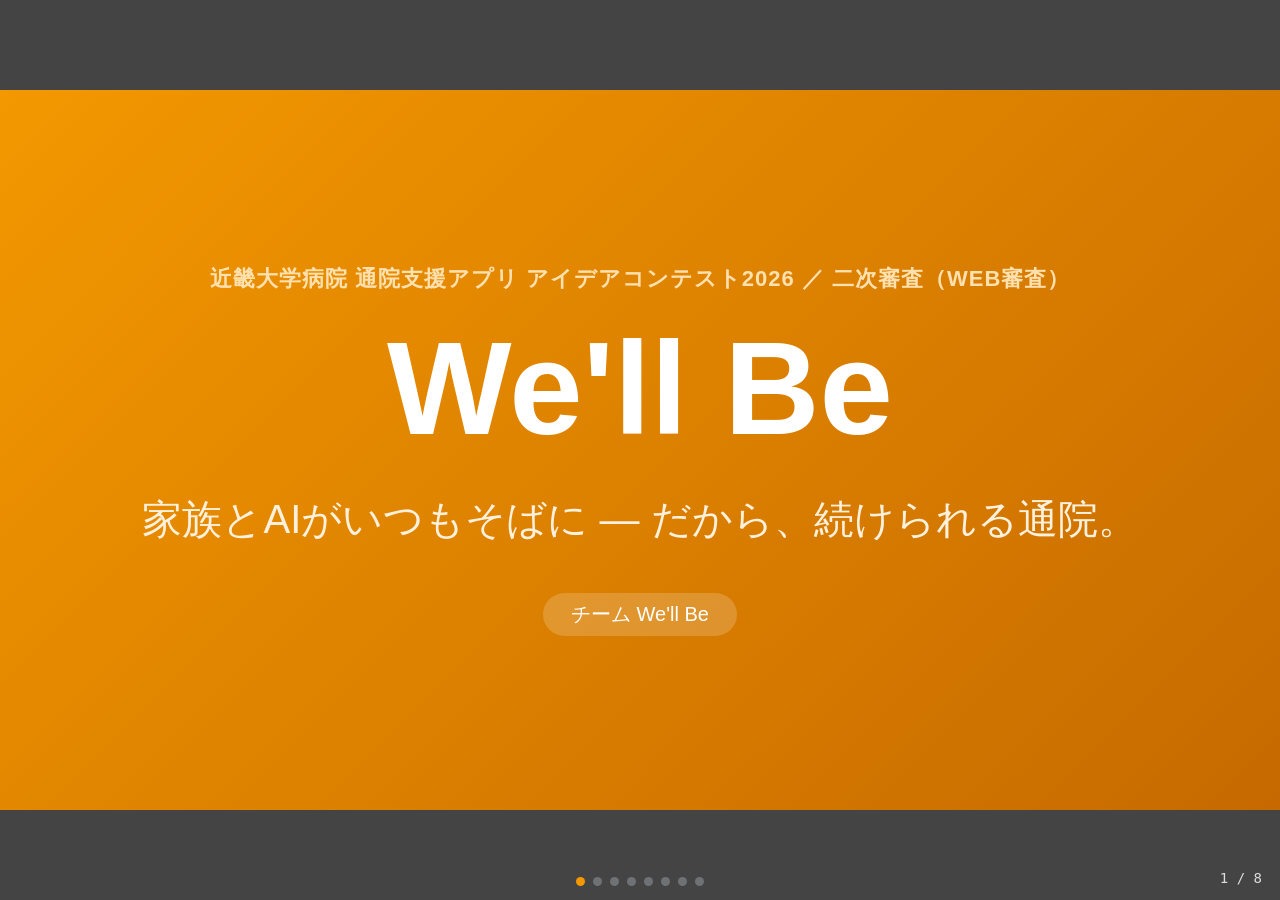
<file: 実装用データセット-20261108T035829Z-1-001/実装用データセット/スライド_v2.html>
<!DOCTYPE html>
<html lang="ja">
<head>
<meta charset="utf-8">
<title>We'll Be ― 二次審査スライド（v2・ビジョン優先）</title>
<style>
  :root{
    --ink:#222; --sub:#5b6066;
    --orange:#F39800; --orange-d:#C66A00; --orange-l:#FFF3E0;
    --teal:#2B8A96; --teal-d:#1F6672; --teal-l:#E3F4F6;
    --pink:#D9607E; --pink-d:#B03E5B; --pink-l:#FCEBF0;
    --bg:#FBFAF7; --dark:#20262E; --dark2:#2B333D;
  }
  *{box-sizing:border-box; margin:0; padding:0;}
  html,body{height:100%; background:#444;}
  body{
    font-family:"Yu Gothic Medium","Yu Gothic","Hiragino Kaku Gothic ProN","Meiryo",sans-serif;
    color:var(--ink); overflow:hidden;
  }
  #stage{position:fixed; inset:0; display:flex; align-items:center; justify-content:center;}
  .slide{
    width:1280px; height:720px; flex-shrink:0;
    position:relative; overflow:hidden; background:var(--bg);
    display:none; flex-direction:column;
  }
  .slide.active{display:flex;}
  .pad{padding:72px 84px;}
  .eyebrow{font-size:20px; font-weight:700; letter-spacing:1px; color:var(--orange-d);}
  .eyebrow.on-dark{color:#FFC266;}
  .eyebrow.teal{color:var(--teal-d);}
  .eyebrow.pink{color:var(--pink-d);}
  h1{font-size:96px; font-weight:700; line-height:1.1;}
  h2{font-size:52px; font-weight:700; line-height:1.3; margin-top:10px;}
  h3{font-size:30px; font-weight:700;}
  p{font-size:24px; line-height:1.6; color:var(--sub);}
  .footer{position:absolute; left:84px; right:84px; bottom:40px; display:flex; justify-content:space-between; font-size:17px; color:#9aa0a6;}
  .footer.on-dark{color:#8a93a0;}

  #nav{position:fixed; left:50%; bottom:14px; transform:translateX(-50%); display:flex; gap:8px; z-index:50;}
  #nav .dot{width:9px; height:9px; border-radius:50%; background:#9aa0a6; cursor:pointer; opacity:.5;}
  #nav .dot.on{background:var(--orange); opacity:1;}
  #counter{position:fixed; right:18px; bottom:14px; color:#ddd; font-size:14px; font-family:monospace; z-index:50;}
  .clickzone{position:fixed; top:0; bottom:0; width:12%; z-index:40; cursor:pointer;}
  #prevzone{left:0;} #nextzone{right:0;}

  /* ===== 1 表紙 ===== */
  #s1{background:linear-gradient(135deg, var(--orange) 0%, var(--orange-d) 100%); color:#fff; align-items:center; justify-content:center; text-align:center; gap:22px;}
  #s1 .eyebrow{color:#FFE1B0; font-size:22px;}
  #s1 h1{font-size:132px;}
  #s1 h2{color:#FFF1DC; font-weight:500; font-size:40px;}
  #s1 .team{margin-top:26px; font-size:20px; background:rgba(255,255,255,.18); padding:8px 28px; border-radius:30px;}

  /* ===== 2 現状 ===== */
  .statrow{display:flex; gap:40px; margin-top:34px;}
  .statrow.compact{gap:24px; margin-top:24px;}
  .statcard{flex:1; background:#fff; border:1px solid #EAE3D8; border-radius:26px; padding:34px 36px; box-shadow:0 2px 10px rgba(0,0,0,.04);}
  .statcard.compact{padding:16px 24px; display:flex; align-items:baseline; gap:16px;}
  .statcard .num{font-size:92px; font-weight:700; color:var(--orange-d); line-height:1;}
  .statcard.compact .num{font-size:44px;}
  .statcard .label{font-size:22px; color:var(--sub); margin-top:10px;}
  .statcard.compact .label{font-size:15px; margin-top:0;}
  .quotes{display:flex; gap:20px; margin-top:34px;}
  .quote{flex:1; background:var(--orange-l); border-radius:20px; padding:18px 22px; font-size:20px; color:#6b4a14;}
  .quotesrc{margin-top:14px; font-size:17px; color:#9aa0a6;}

  /* ===== 3つの壁（圧縮）===== */
  .wallrow{display:flex; gap:28px; margin-top:32px; flex:1;}
  .wallrow.compact{gap:20px; margin-top:20px;}
  .wallcard{flex:1; background:#fff; border:1px solid #EAE3D8; border-radius:26px; padding:30px 28px; display:flex; flex-direction:column; gap:12px; box-shadow:0 2px 10px rgba(0,0,0,.04);}
  .wallrow.compact .wallcard{padding:20px 20px; gap:8px;}
  .wallcard h3{font-size:25px;}
  .wallrow.compact .wallcard h3{font-size:19px;}
  .wallcard.w1 h3{color:var(--pink-d);}
  .wallcard.w2 h3{color:var(--teal-d);}
  .wallcard.w3 h3{color:var(--orange-d);}
  .wallcard p{font-size:19px; color:#444;}
  .wallrow.compact .wallcard p{font-size:14.5px;}
  .wallnote{margin-top:auto; font-size:15px; color:var(--orange-d); background:var(--orange-l); padding:9px 12px; border-radius:14px; line-height:1.5;}
  .wallrow.compact .wallnote{font-size:12px; padding:8px 10px;}
  .srcnote{margin-top:18px; font-size:16px; color:#9aa0a6;}

  /* ===== 4 提案の全体像 ===== */
  .axisoverviewrow{display:flex; gap:28px; margin-top:32px;}
  .axisoverviewcard{flex:1; border-radius:26px; padding:32px 26px;}
  .axisoverviewcard.c1{background:var(--pink-l); border:2px solid var(--pink);}
  .axisoverviewcard.c2{background:var(--teal-l); border:2px solid var(--teal);}
  .axisoverviewcard.c3{background:var(--orange-l); border:2px solid var(--orange);}
  .axisoverviewcard .axn{font-size:15px; font-weight:700; color:#555; margin-bottom:6px;}
  .axisoverviewcard h3{font-size:27px; margin-bottom:10px; color:#222;}
  .axisoverviewcard p{font-size:19px; color:#333;}
  .principlebanner{margin-top:28px; background:var(--dark); color:#fff; border-radius:22px; padding:22px 32px; text-align:center; font-size:23px; font-weight:700;}
  .s4bottom{display:flex; align-items:center; gap:28px; margin-top:28px;}
  .s4bottom .txt{flex:1; background:var(--dark); color:#fff; border-radius:22px; padding:24px 32px; font-size:23px; font-weight:700; line-height:1.6;}
  .s4bottom .txt span{display:block; margin-top:8px; font-size:17px; font-weight:400; color:#C7CDD4;}
  .s4bottom img{height:220px; border-radius:16px; box-shadow:0 6px 24px rgba(0,0,0,.25); flex-shrink:0;}

  /* ===== 5-7 各軸 ===== */
  .axistag{margin-top:14px; font-size:21px; font-weight:700; color:var(--pink-d);}
  .axiswrap{flex:1; display:flex; gap:48px; margin-top:16px; min-height:0;}
  .axisleft{flex:1; display:flex; flex-direction:column; justify-content:center; gap:18px;}
  .bullet{display:flex; gap:16px; align-items:flex-start;}
  .bnum{width:38px; height:38px; border-radius:50%; color:#fff; font-weight:700; font-size:19px; display:flex; align-items:center; justify-content:center; flex-shrink:0;}
  .bullet p{font-size:22px; color:#333;}
  .bullet b{display:block; font-size:23px; margin-bottom:3px;}
  .axisright{flex:0.8; display:flex; flex-direction:column; justify-content:center; align-items:center; gap:14px; min-height:0;}
  .axisright img{max-width:100%; max-height:230px; border-radius:16px; box-shadow:0 6px 24px rgba(0,0,0,.18); object-fit:cover; object-position:top;}
  .phoneframe{position:relative; width:184px; height:260px; flex-shrink:0; filter:drop-shadow(0 8px 18px rgba(0,0,0,.18));}
  .phoneframe .scr{position:absolute; left:23.62%; top:14.14%; width:53.04%; height:76.57%; object-fit:cover; border-radius:10px;}
  .phoneframe .frm{position:absolute; left:0; top:0; width:100%; height:100%;}
  .proofcallout{background:#fff; border-radius:22px; padding:14px 20px; font-size:17px; color:#444; box-shadow:0 2px 10px rgba(0,0,0,.08); max-width:340px; text-align:center;}
  .proofcallout.small{font-size:15px;}
  #s5{background:var(--pink-l);}
  #s6{background:var(--teal-l);}
  #s7{background:var(--orange-l);}

  /* ===== 8 期待効果・実現可能性 ===== */
  .feaslist{margin-top:22px; display:flex; flex-direction:column; gap:12px;}
  .feasitem{display:flex; gap:14px; align-items:flex-start; background:#fff; border-radius:20px; padding:14px 20px; border:1px solid #EAE3D8;}
  .feasitem .fi{font-size:20px;}
  .feasitem p{font-size:19px; color:#333;}

  /* ===== 9 まとめ ===== */
  #s9{background:var(--dark); color:#F2F0EC; align-items:center; text-align:center; justify-content:center; gap:26px;}
  #s9 h2{color:#fff; font-size:48px;}
  #s9 .eyebrow{color:#FFC266;}
  .finalstats{display:flex; gap:50px; margin-top:6px;}
  .finalstats .f{text-align:center;}
  .finalstats .num{font-size:58px; font-weight:700; color:#FFC266;}
  .finalstats .label{font-size:19px; color:#C7CDD4; margin-top:6px;}
  #s9 .realize{margin-top:10px; font-size:20px; color:#C7CDD4; max-width:900px;}
  #s9 .teamline{margin-top:18px; font-size:26px; font-weight:700; color:#fff;}

  @media print{
    html,body{background:#fff; overflow:visible;}
    #nav,#counter,.clickzone{display:none !important;}
    #stage{position:static; display:block;}
    .slide{display:flex !important; width:338.67mm; height:190.5mm; page-break-after:always;}
    @page{size:338.67mm 190.5mm; margin:0;}
  }
</style>
</head>
<body>

<div id="stage">

  <!-- 1 表紙 -->
  <section class="slide active" id="s1">
    <div class="eyebrow">近畿大学病院 通院支援アプリ アイデアコンテスト2026 ／ 二次審査（WEB審査）</div>
    <h1>We'll Be</h1>
    <h2>家族とAIがいつもそばに ― だから、続けられる通院。</h2>
    <div class="team">チーム We'll Be</div>
  </section>

  <!-- 2 現状の数字＋3つの壁（統合） -->
  <section class="slide pad" id="s2">
    <div class="eyebrow">現状と課題の正体</div>
    <h2>なぜ伸びないのか？ ― 3つの壁</h2>
    <div class="statrow compact">
      <div class="statcard compact"><div class="num">58%</div><div class="label">アプリ登録率（予約患者のうち・1日あたり）</div></div>
      <div class="statcard compact"><div class="num">37%</div><div class="label">「どこでも受付」の利用率</div></div>
    </div>
    <div class="wallrow compact">
      <div class="wallcard w1">
        <h3>① 登録の壁</h3>
        <p>病院の窓口でQRコードが必要。家族を登録するにも本人の同席がいる</p>
        <div class="wallnote">「診察券があるからアプリは不要」という声も ― スマホを持たない・使わない高齢の方は、そもそも入口に立てない</div>
      </div>
      <div class="wallcard w2">
        <h3>② 操作の壁</h3>
        <p>「どこでも受付」を自分で操作するのが難しい、忘れてしまう</p>
        <div class="wallnote">実機で確認：ホーム画面の約4割のボタンが外部サイトに飛ぶ作り。「使い方が難しい」という声も</div>
      </div>
      <div class="wallcard w3">
        <h3>③ 継続の壁</h3>
        <p>月1回の通院では、入れておく理由を感じにくい。通知も信頼しきれない</p>
        <div class="wallnote">「月に1度しか来ないので入れなくていい」という声も ― 使う理由が通院日だけに限られているのが根本原因</div>
      </div>
    </div>
    <div class="srcnote">※ 公式（コンテスト募集ページ・よくある質問）・実機調査（私たちがアプリを実際に操作して確認）をもとに整理</div>
    <div class="footer"><span>We'll Be</span><span>2 / 8</span></div>
  </section>

  <!-- 4 提案の全体像 -->
  <section class="slide pad" id="s4">
    <div class="eyebrow">提案の全体像</div>
    <h2>家族とAIがそばにいる、3つの軸</h2>
    <div class="axisoverviewrow">
      <div class="axisoverviewcard c1">
        <div class="axn" style="color:var(--pink-d)">軸1 ・ 登録の壁に</div>
        <h3>見守り家族</h3>
        <p>家族が来院せずに登録でき、離れていても「今日、ちゃんと通院できた」が分かる安心を届ける</p>
      </div>
      <div class="axisoverviewcard c2">
        <div class="axn" style="color:var(--teal-d)">軸2 ・ 操作／継続の壁に</div>
        <h3>AI通院コンシェルジュ</h3>
        <p>話しかけるだけで、服薬・症状・受付をまとめて支える</p>
      </div>
      <div class="axisoverviewcard c3">
        <div class="axn" style="color:var(--orange-d)">軸3 ・ 操作の壁に</div>
        <h3>おまかせ受付</h3>
        <p>前日に1タップで、当日は自動で受付が済む</p>
      </div>
    </div>
    <div class="s4bottom">
      <div class="txt">「常にそばにいる」から、毎日使うアプリになる<br><span>画面のどこからでも、ホーム（迷わず戻る）・AIコンシェルジュ（操作支援）に1タップでアクセスできるフッターメニューに作り替えました</span></div>
      <img src="アプリ画面/別紙_ホーム.png" alt="ホーム画面（丸型フッターメニュー）">
    </div>
    <div class="footer"><span>We'll Be</span><span>3 / 8</span></div>
  </section>

  <!-- 5 軸1 見守り家族 -->
  <section class="slide pad" id="s5">
    <div class="eyebrow pink">軸1 ・ 登録の壁に</div>
    <h2>見守り家族</h2>
    <div class="axistag">離れて暮らす家族の「今日、大丈夫だった？」に、電話しなくても答えられる</div>
    <div class="axiswrap">
      <div class="axisleft">
        <div class="bullet"><div class="bnum" style="background:var(--pink)">1</div><p><b>招待コードを発行</b>本人が来院した日に、家族用の招待コードを発行する</p></div>
        <div class="bullet"><div class="bnum" style="background:var(--pink)">2</div><p><b>家族は来院せずに登録</b>LINEやSMSでコードを受け取り、自分のスマホだけで登録できる</p></div>
        <div class="bullet"><div class="bnum" style="background:var(--pink)">3</div><p><b>通院の様子をリアルタイムで共有</b>呼出・会計・薬の状況が自動で届くから、離れた場所からでも今の様子が分かり、電話で聞かずに済む</p></div>
      </div>
      <div class="axisright">
        <img src="アプリ画面/別紙_見守り家族.png" alt="見守り家族画面（家族のスマホ・ピンクのフッター）">
        <div class="proofcallout">見守る家族に安心を、支えられる本人に自由を。―― 通院は、ひとりじゃない</div>
      </div>
    </div>
    <div class="footer"><span>We'll Be</span><span>4 / 8</span></div>
  </section>

  <!-- 6 軸2 AIコンシェルジュ -->
  <section class="slide pad" id="s6">
    <div class="eyebrow teal">軸2 ・ 操作の壁／継続の壁に</div>
    <h2>AI通院コンシェルジュ</h2>
    <div class="axistag" style="color:var(--teal-d)">通院は月に1回でも、使うのは毎日</div>
    <div class="axiswrap">
      <div class="axisleft">
        <div class="bullet"><div class="bnum" style="background:var(--teal)">1</div><p><b>服薬サポート</b>薬を飲む時間に声をかけ、「飲んだよ」と話すだけで記録する仕組み</p></div>
        <div class="bullet"><div class="bnum" style="background:var(--teal)">2</div><p><b>症状の記録・診察前のメモ</b>その場で話した症状を記録し、「前回から気になったこと」をまとめる</p></div>
        <div class="bullet"><div class="bnum" style="background:var(--teal)">3</div><p><b>フッターからどの画面でも呼び出せる操作支援</b>話しかけるだけで、受付や案内も会話の中で済ませられる</p></div>
      </div>
      <div class="axisright">
        <img src="アプリ画面/別紙_AIコンシェルジュ.png" alt="AIコンシェルジュ画面（症状の記録・声入力の記録）">
        <div class="proofcallout small">今あるQAチャットボットを土台に、服薬・症状の記録まで広げる拡張です</div>
      </div>
    </div>
    <div class="footer"><span>We'll Be</span><span>5 / 8</span></div>
  </section>

  <!-- 7 軸3 おまかせ受付 -->
  <section class="slide pad" id="s7">
    <div class="eyebrow" style="color:var(--orange-d)">軸3 ・ 操作の壁に</div>
    <h2>おまかせ受付</h2>
    <div class="axistag" style="color:var(--orange-d)">「明日の受付をしておく」から、朝は何もしなくていい</div>
    <div class="axiswrap">
      <div class="axisleft">
        <div class="bullet"><div class="bnum" style="background:var(--orange)">1</div><p><b>前日の通知から1タップ</b>「明日の受付をしておく」を押すだけ</p></div>
        <div class="bullet"><div class="bnum" style="background:var(--orange)">2</div><p><b>当日は自動で「どこでも受付」</b>朝に自分で操作する必要がなくなる</p></div>
        <div class="bullet"><div class="bnum" style="background:var(--orange)">3</div><p><b>次回からも自動にできる</b>一度設定すれば、使い続ける努力がいらない</p></div>
      </div>
      <div class="axisright">
        <img src="アプリ画面/別紙_おまかせ受付.png" alt="予約情報画面（おまかせ受付）">
        <div class="proofcallout">「どこでも受付」の利用率37%の最大の壁は、朝の操作そのもの ― それをなくす</div>
      </div>
    </div>
    <div class="footer"><span>We'll Be</span><span>6 / 8</span></div>
  </section>

  <!-- 8 期待効果・実現可能性 -->
  <section class="slide pad" id="s8">
    <div class="eyebrow">期待効果・実現可能性</div>
    <h2>登録と継続、両方のハードルを下げる</h2>
    <div class="statrow">
      <div class="statcard"><div class="num">58→70%+</div><div class="label">アプリ登録率</div></div>
      <div class="statcard"><div class="num">37→60%+</div><div class="label">どこでも受付の利用率</div></div>
    </div>
    <div class="feaslist">
      <div class="feasitem"><div class="fi">🔧</div><p>家族登録や通知の仕組み、既存のチャットボットなど、<b>今ある機能を広げる形</b>で実現できると考えています</p></div>
      <div class="feasitem"><div class="fi">🏥</div><p>このアプリは複数の病院で使われる共通基盤。<b>近大病院だけでなく、全国の導入病院にも展開できる</b>改善になる</p></div>
    </div>
    <div class="footer"><span>We'll Be</span><span>7 / 8</span></div>
  </section>

  <!-- 9 まとめ -->
  <section class="slide" id="s9">
    <div class="eyebrow">まとめ</div>
    <h2>We'll Be ― 家族とAIがそばにいる通院</h2>
    <p class="realize">通院する日だけでなく、ふだんの暮らしの中にもそばにいるアプリへ。</p>
    <div class="teamline">ご清聴ありがとうございました</div>
    <div class="footer on-dark"><span>We'll Be</span><span>8 / 8</span></div>
  </section>

</div>

<div id="counter"></div>
<div id="nav"></div>
<div id="prevzone" class="clickzone" title="前へ"></div>
<div id="nextzone" class="clickzone" title="次へ"></div>

<script>
  const slides = Array.from(document.querySelectorAll('.slide'));
  const nav = document.getElementById('nav');
  const counter = document.getElementById('counter');
  let i = 0;

  slides.forEach((_, idx) => {
    const d = document.createElement('div');
    d.className = 'dot' + (idx === 0 ? ' on' : '');
    d.addEventListener('click', () => show(idx));
    nav.appendChild(d);
  });

  function show(idx){
    slides[i].classList.remove('active');
    nav.children[i].classList.remove('on');
    i = Math.max(0, Math.min(slides.length - 1, idx));
    slides[i].classList.add('active');
    nav.children[i].classList.add('on');
    counter.textContent = (i+1) + ' / ' + slides.length;
    fit();
  }

  document.getElementById('prevzone').addEventListener('click', () => show(i-1));
  document.getElementById('nextzone').addEventListener('click', () => show(i+1));
  window.addEventListener('keydown', (e) => {
    if (['ArrowRight','ArrowDown','PageDown',' '].includes(e.key)) show(i+1);
    if (['ArrowLeft','ArrowUp','PageUp'].includes(e.key)) show(i-1);
    if (e.key === 'f') document.documentElement.requestFullscreen?.();
  });

  function fit(){
    const scale = Math.min(window.innerWidth/1280, window.innerHeight/720);
    slides[i].style.transform = 'scale(' + scale + ')';
  }
  window.addEventListener('resize', fit);
  const hashN = parseInt(new URLSearchParams(location.search).get('slide') || (location.hash||'').replace('#',''), 10);
  if (!isNaN(hashN) && hashN >= 1 && hashN <= slides.length) {
    slides[0].classList.remove('active');
    nav.children[0].classList.remove('on');
    i = hashN - 1;
  }
  slides[i].classList.add('active');
  nav.children[i].classList.add('on');
  counter.textContent = (i+1) + ' / ' + slides.length;
  fit();
</script>

</body>
</html>
</file>
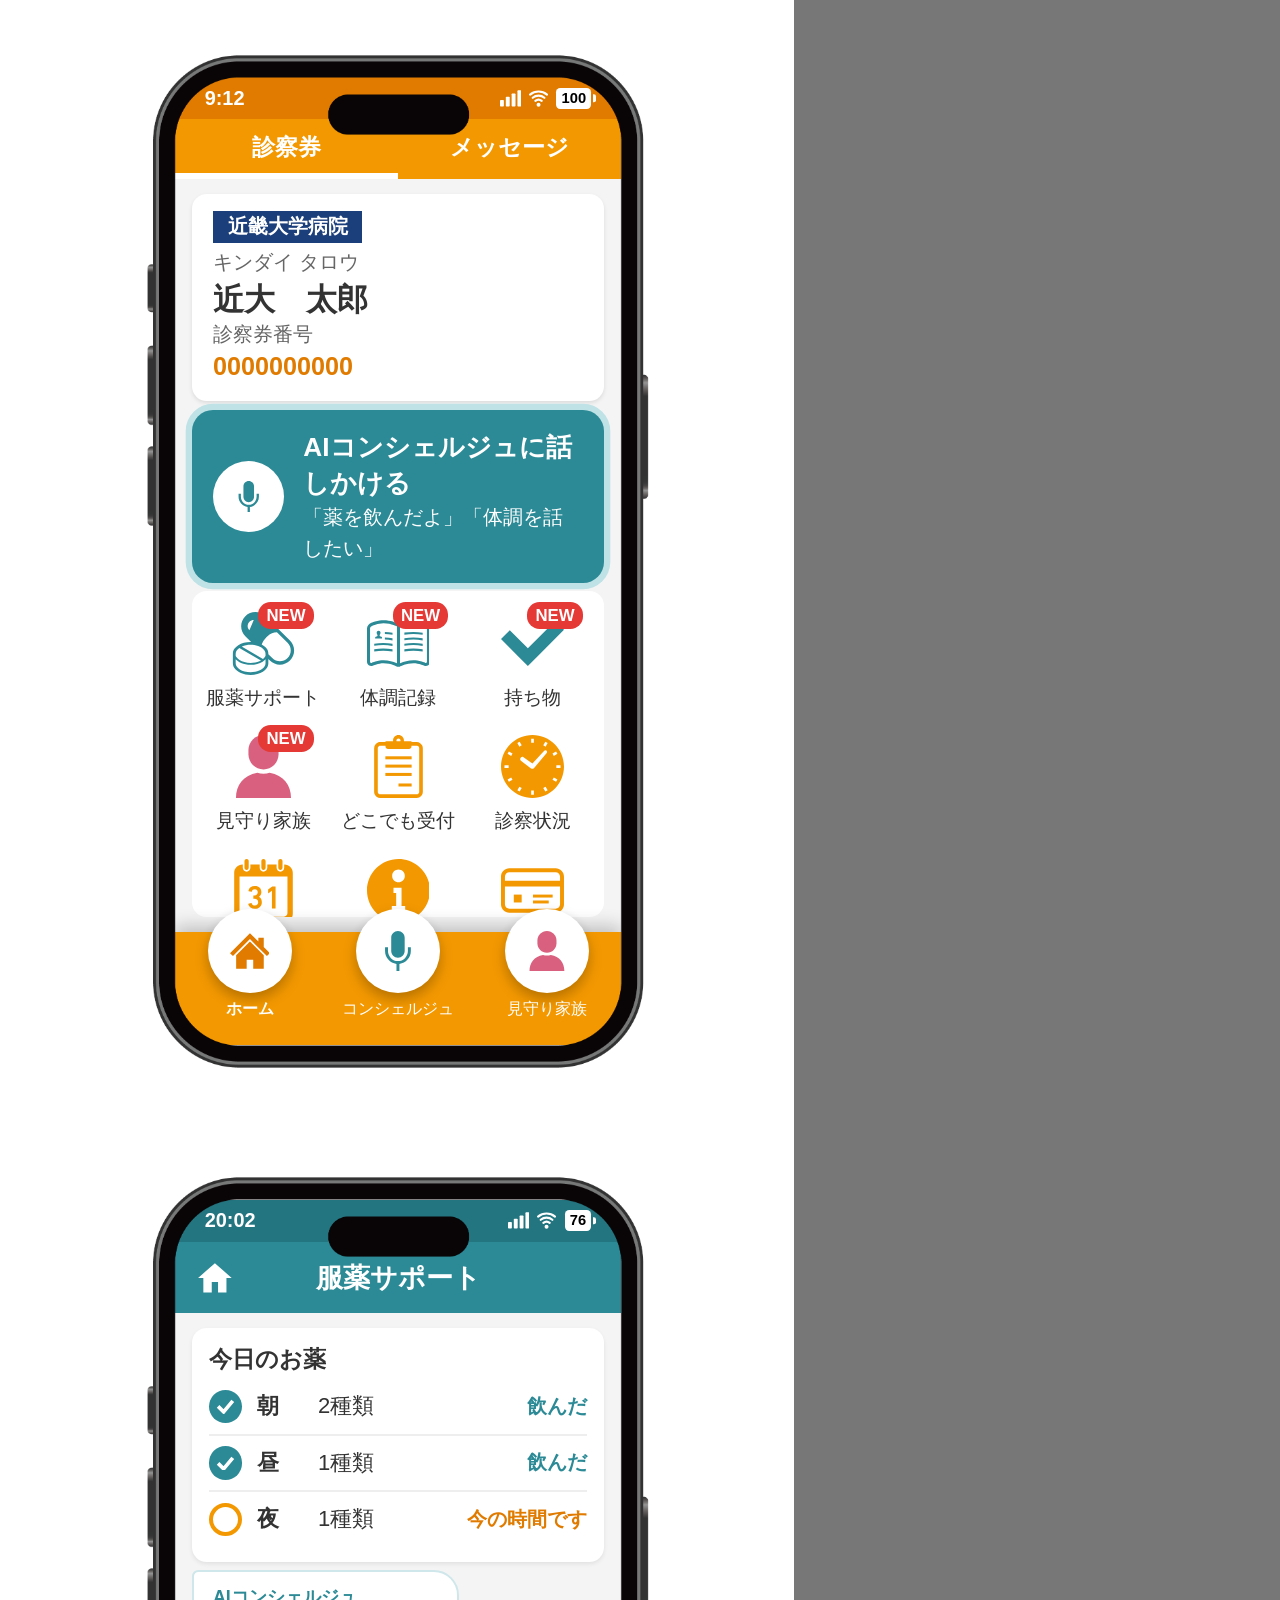
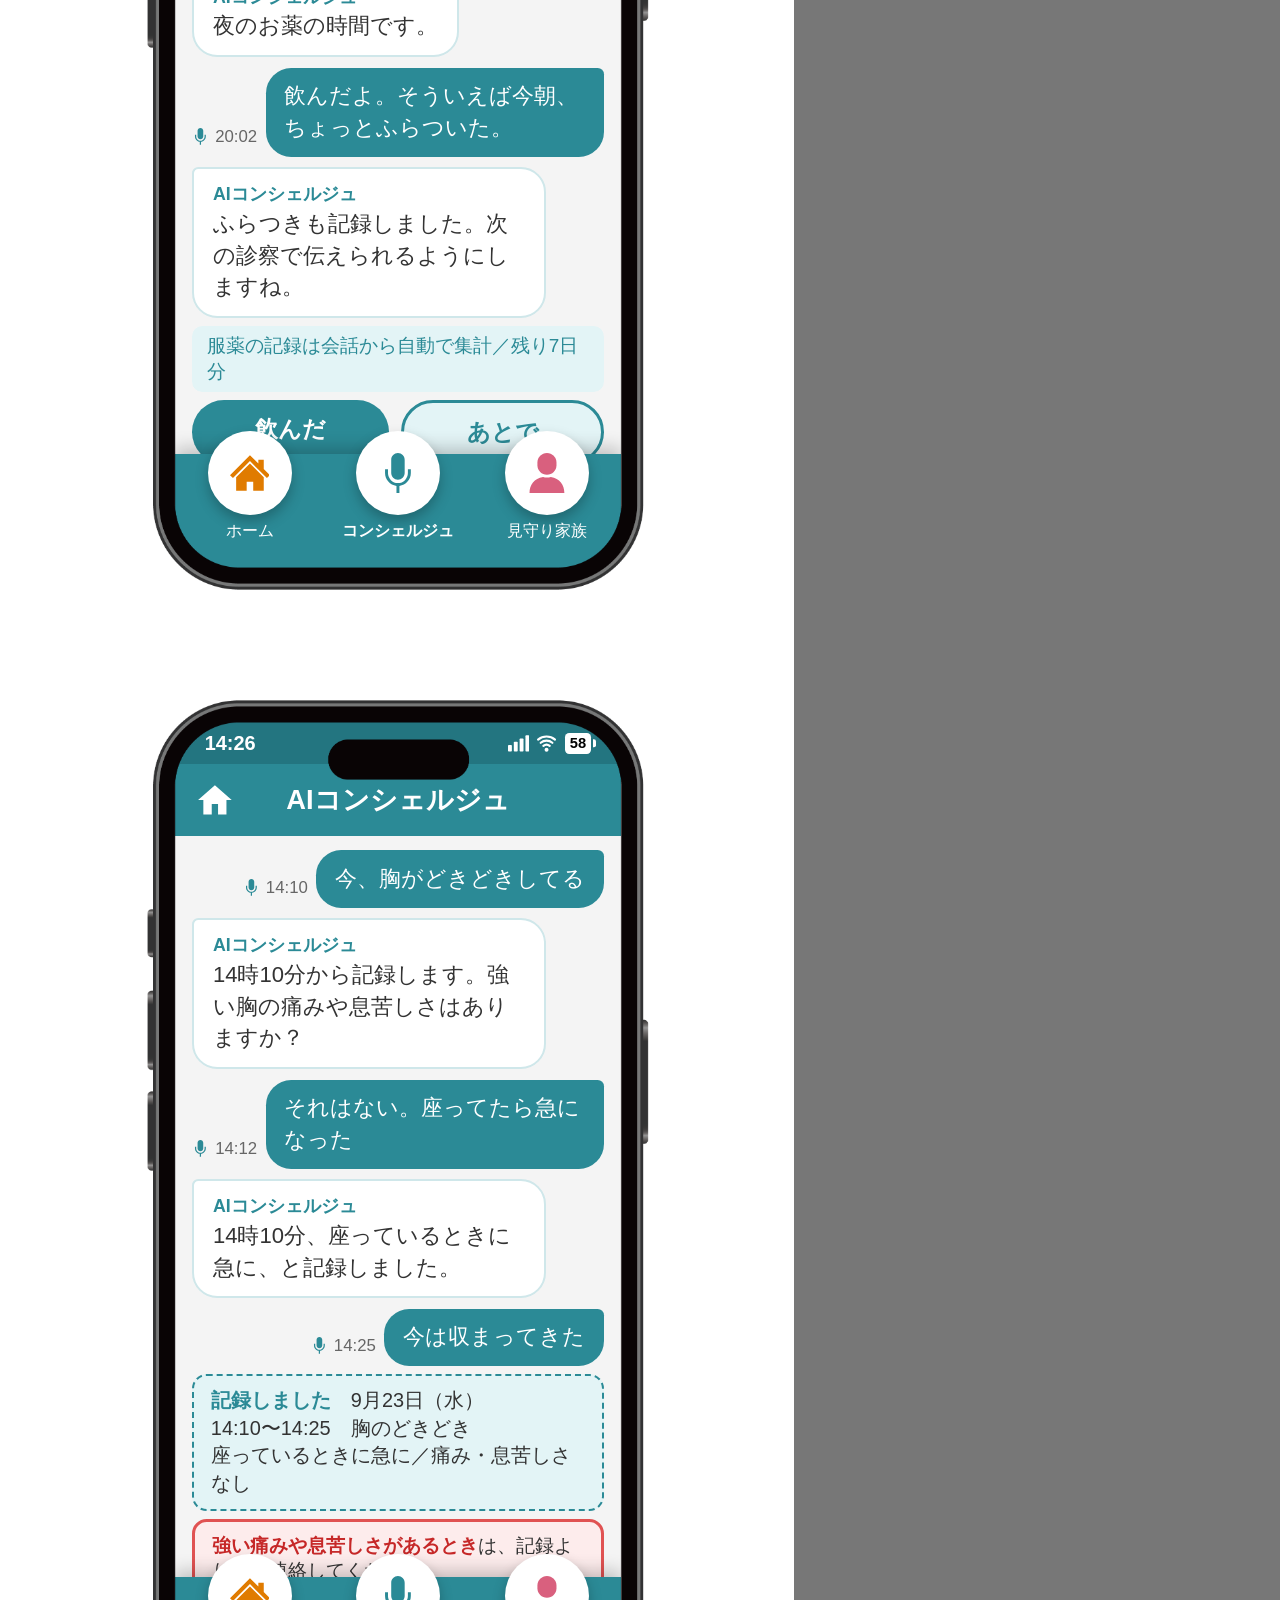
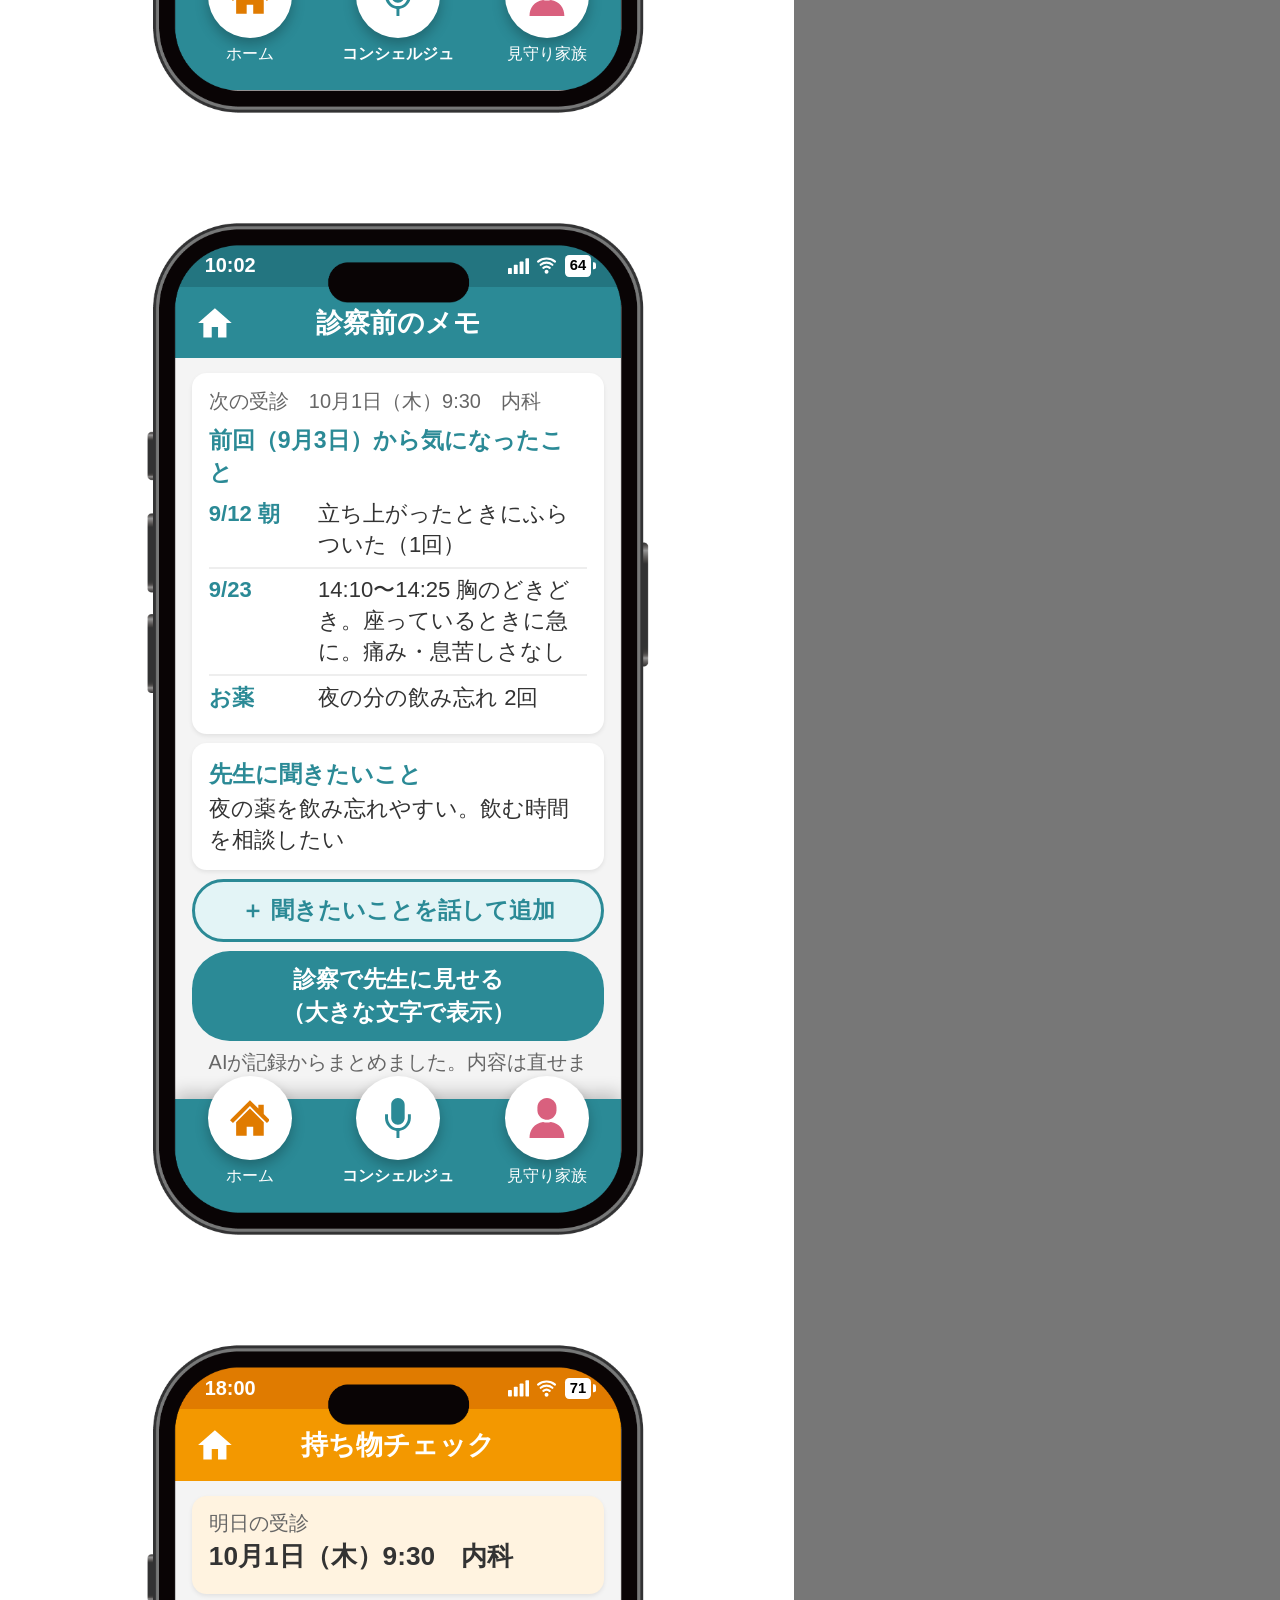
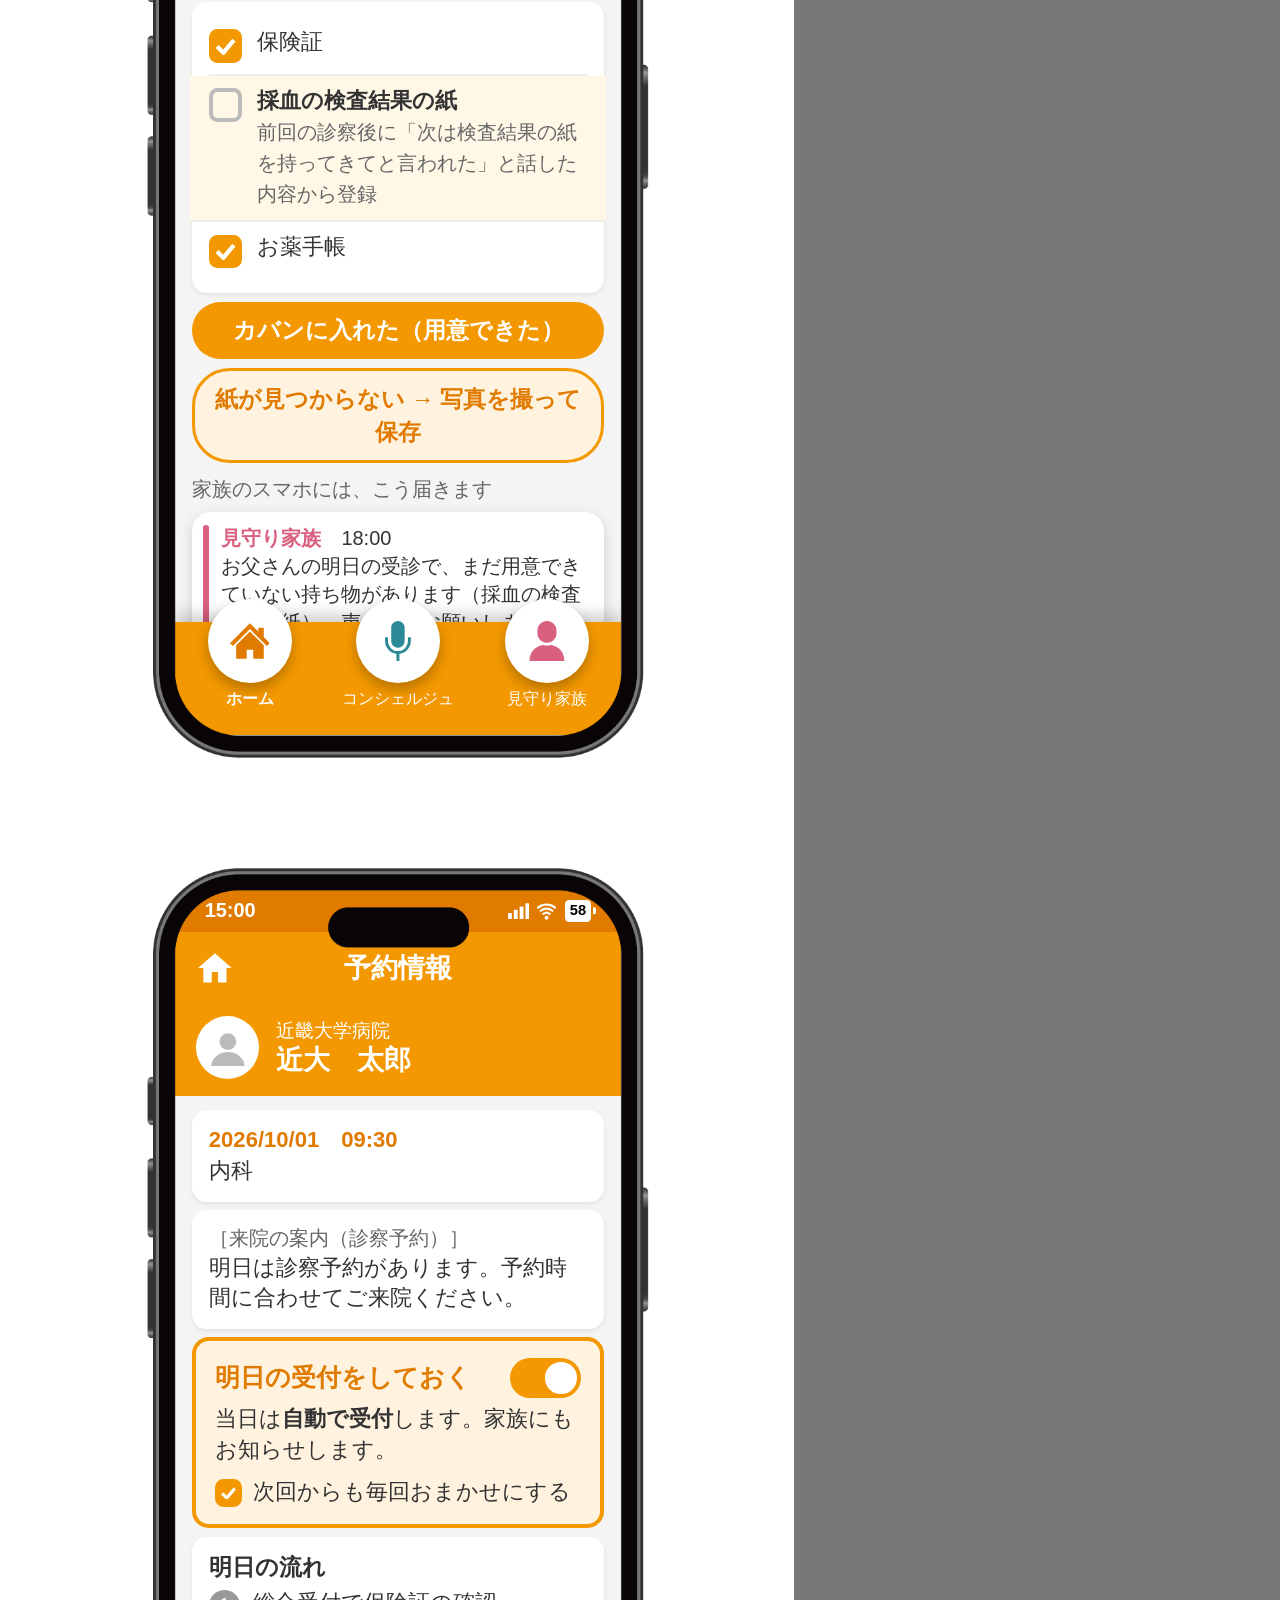
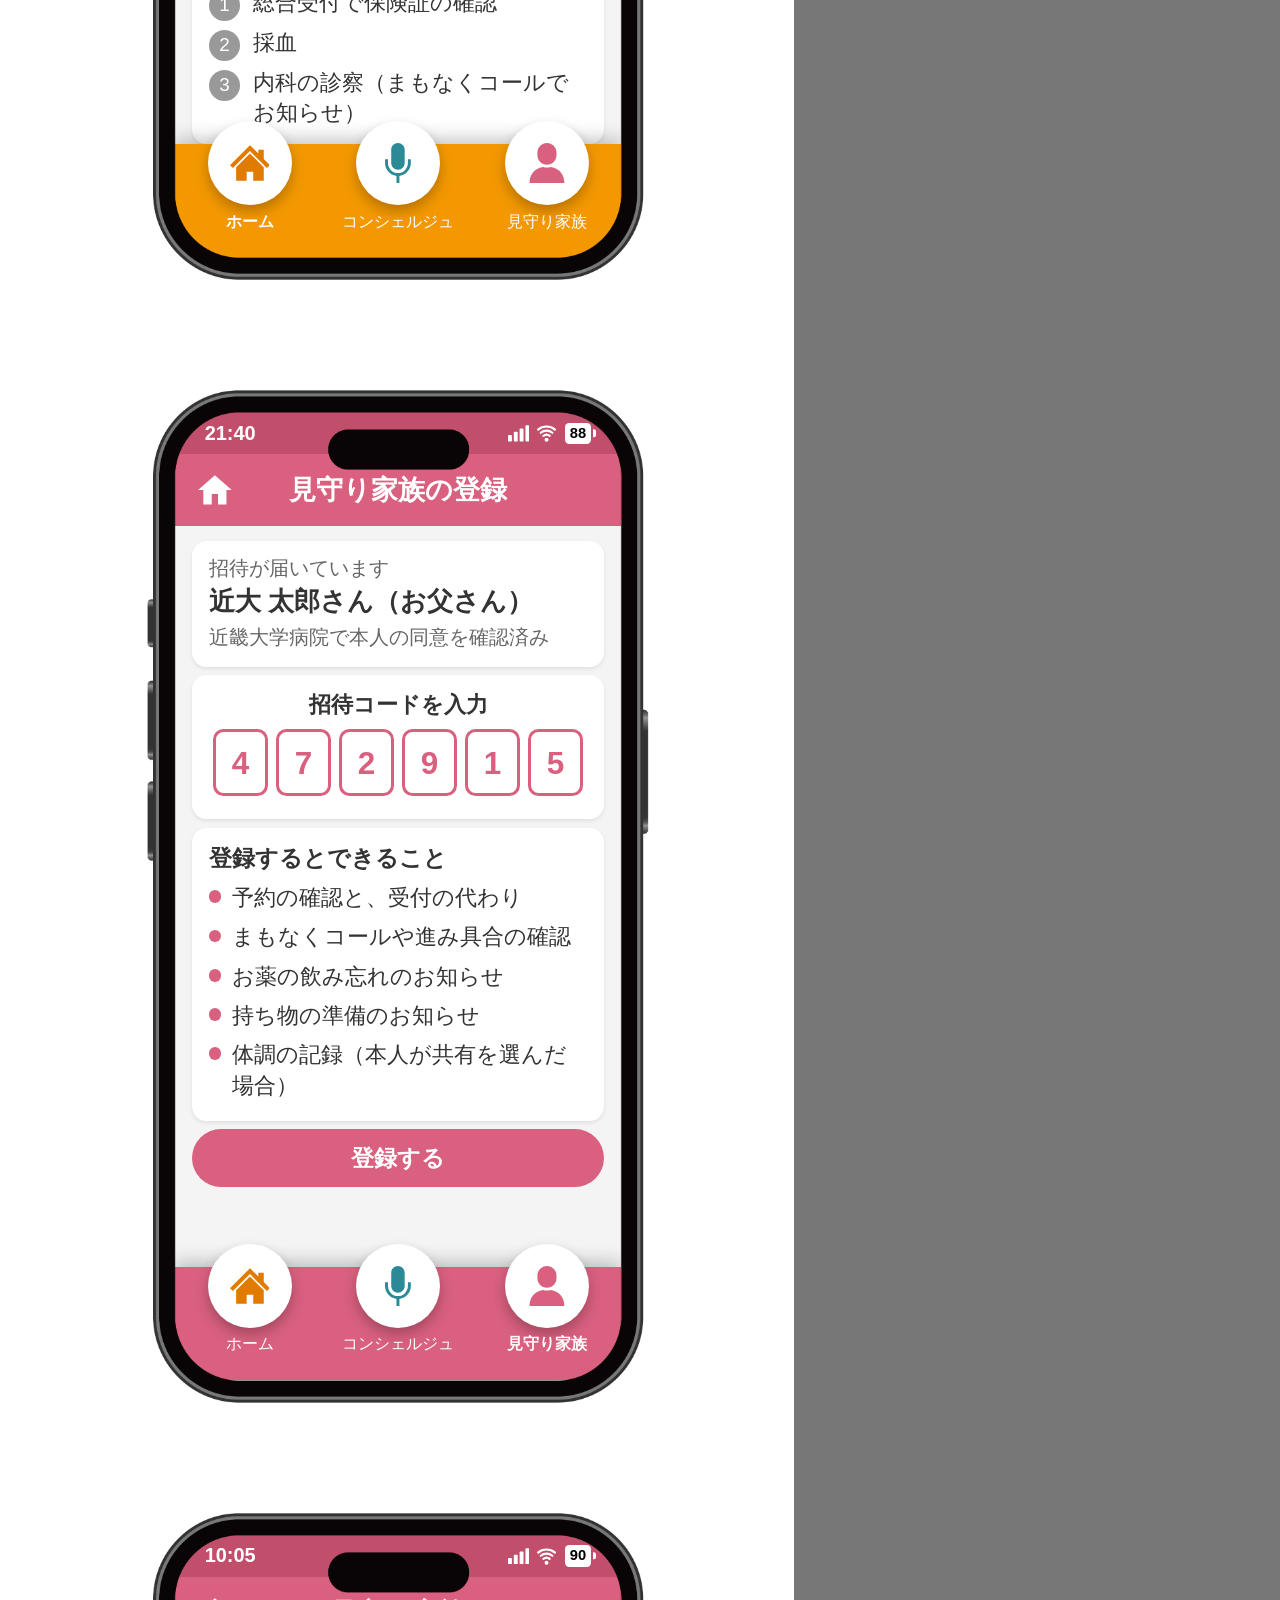
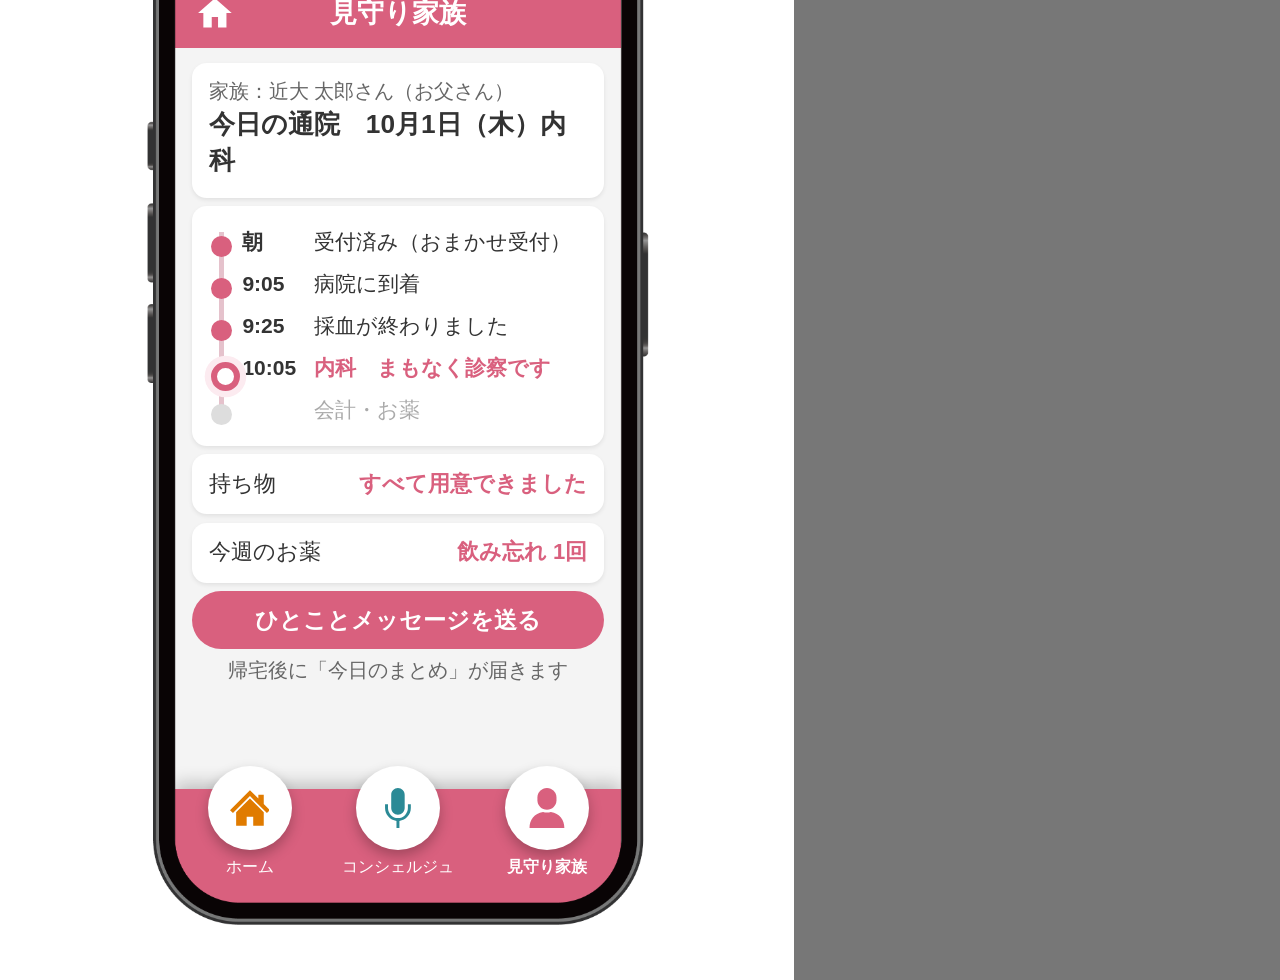
<file: 実装用データセット-20261108T035829Z-1-001/実装用データセット/別紙_スクショ用.html>
<!DOCTYPE html>
<html lang="ja">
<head>
<meta charset="utf-8">
<title>別紙 スクリーンショット用（スマホ1ページ1枚）</title>
<style>

  @page { size: A4 landscape; margin: 0; }
  :root {
    --orange: #F39800;
    --orange-d: #E07B00;
    --orange-l: #FFF3E0;
    --ink: #333;
    --sub: #666;
    --line: #DDD;
    --bg: #F4F4F4;
    --family: #D9607E;
    --family-l: #FCEBF0;
    --ai: #2B8A96;
    --ai-l: #E3F4F6;
    --auto: #F39800;
  }
  * { box-sizing: border-box; margin: 0; padding: 0; }
  body { font-family: "Yu Gothic UI", "Yu Gothic", "Meiryo", sans-serif; color: var(--ink); background: #fff; }
  .page {
    width: 297mm; height: 210mm; padding: 9mm 11mm 7mm; position: relative;
    page-break-after: always; overflow: hidden; display: flex; flex-direction: column;
  }
  .page:last-child { page-break-after: auto; }
  .page-head { display: flex; align-items: baseline; gap: 14px; border-bottom: 3px solid var(--orange); padding-bottom: 6px; margin-bottom: 10px; }
  .page-head .tag { background: var(--orange); color: #fff; font-size: 12px; font-weight: 700; padding: 2px 10px; border-radius: 3px; }
  .page-head h1 { font-size: 21px; }
  .page-head h2 { font-size: 19px; }
  .page-head .lead { font-size: 12.5px; color: var(--sub); margin-left: auto; }
  .foot { position: absolute; left: 11mm; right: 11mm; bottom: 4mm; font-size: 10px; color: #999; display: flex; justify-content: space-between; }

  /* ---------- page 1: flow ---------- */
  .axes { display: flex; gap: 10px; margin-bottom: 10px; }
  .axis { flex: 1; border-radius: 8px; padding: 8px 12px; font-size: 12px; line-height: 1.5; }
  .axis b { display: block; font-size: 14.5px; margin-bottom: 2px; }
  .axis .wall { display: inline-block; font-size: 10.5px; font-weight: 700; padding: 1px 7px; border-radius: 10px; background: #fff; margin-bottom: 3px; }
  .ax1 { background: var(--family-l); border-left: 6px solid var(--family); }
  .ax1 b, .ax1 .wall { color: var(--family); }
  .ax2 { background: var(--ai-l); border-left: 6px solid var(--ai); }
  .ax2 b, .ax2 .wall { color: var(--ai); }
  .ax3 { background: var(--orange-l); border-left: 6px solid var(--auto); }
  .ax3 b, .ax3 .wall { color: var(--orange-d); }

  .flow { display: grid; grid-template-columns: 78px repeat(6, 1fr); grid-template-rows: auto 1fr 1fr 1fr; gap: 5px; flex: 1; }
  .flow .stage {
    background: var(--orange); color: #fff; font-weight: 700; font-size: 13px; text-align: center;
    padding: 7px 4px; position: relative; clip-path: polygon(0 0, calc(100% - 10px) 0, 100% 50%, calc(100% - 10px) 100%, 0 100%, 10px 50%);
  }
  .flow .stage:nth-child(2) { clip-path: polygon(0 0, calc(100% - 10px) 0, 100% 50%, calc(100% - 10px) 100%, 0 100%); }
  .flow .corner { }
  .flow .who { display: flex; align-items: center; justify-content: center; text-align: center; font-weight: 700; font-size: 13px; border-radius: 6px; color: #fff; line-height: 1.3; }
  .who.me { background: #777; }
  .who.ai { background: var(--ai); }
  .who.fam { background: var(--family); }
  .cell { border-radius: 6px; padding: 8px 9px; font-size: 12.5px; line-height: 1.5; border: 1px solid var(--line); background: #fff; }
  .cell.ai { background: var(--ai-l); border-color: #BFE2E6; }
  .cell.fam { background: var(--family-l); border-color: #F3C9D4; }
  .cell .hl { font-weight: 700; }
  .cell .ex { display: block; margin-top: 3px; color: var(--sub); font-size: 10.5px; }
  .cell.none { background: repeating-linear-gradient(45deg, #fafafa, #fafafa 6px, #f3f3f3 6px, #f3f3f3 12px); color: #aaa; text-align: center; display: flex; align-items: center; justify-content: center; }
  .pill { display: inline-block; font-size: 9.5px; font-weight: 700; color: #fff; border-radius: 8px; padding: 0 6px; margin-right: 3px; vertical-align: 1px; }
  .pill.p1 { background: var(--family); }
  .pill.p2 { background: var(--ai); }
  .pill.p3 { background: var(--auto); }
  .point { margin-top: 8px; font-size: 12px; background: #FAFAFA; border: 1px dashed #CCC; border-radius: 6px; padding: 6px 12px; line-height: 1.6; }
  .point b { color: var(--orange-d); }

  /* ---------- phones (v2: real iPhone frame image, 2 per page) ---------- */
  .phones { display: flex; justify-content: space-around; align-items: flex-start; flex: 1; }
  .unit { width: 420px; display: flex; flex-direction: column; align-items: center; }
  .cap { margin-top: 10px; width: 100%; font-size: 13px; line-height: 1.6; }
  .cap .t { font-size: 16px; font-weight: 700; margin-bottom: 3px; display: flex; align-items: center; gap: 7px; }
  .cap .num { display: inline-flex; width: 23px; height: 23px; border-radius: 50%; background: var(--ink); color: #fff; font-size: 13px; align-items: center; justify-content: center; }

  .phone { width: 400px; height: 566px; position: relative; flex-shrink: 0; }
  .frm { position: absolute; left: 0; top: 0; width: 100%; height: 100%; z-index: 2; }
  .screen { position: absolute; left: 23.62%; top: 9.29%; width: 53.04%; height: 81.42%; border-radius: 26px; overflow: hidden; background: var(--bg); display: flex; flex-direction: column; z-index: 1; }
  .status { height: 20px; background: var(--orange-d); color: #fff; font-size: 9.5px; font-weight: 700; display: flex; justify-content: space-between; align-items: center; padding: 0 14px; flex-shrink: 0; }
  .statusicons { display: flex; align-items: center; gap: 3px; }
  .batt { background: #fff; border-radius: 2px; padding: 0.5px 2.5px; font-size: 7px; font-weight: 800; line-height: 1.3; color: #000; position: relative; }
  .batt::after { content: ""; position: absolute; right: -2px; top: 50%; transform: translateY(-50%); width: 1.3px; height: 3.5px; background: #fff; border-radius: 0 1px 1px 0; }
  .appbar { height: 34px; background: var(--orange); color: #fff; display: flex; align-items: center; justify-content: center; position: relative; font-size: 13px; font-weight: 700; flex-shrink: 0; }
  .appbar svg { position: absolute; left: 10px; top: 8px; }
  .appbar.ai { background: var(--ai); }
  .appbar.fam { background: var(--family); }
  .status.ai { background: #237580; }
  .status.fam { background: #C14E6B; }
  .body { flex: 1; overflow-y: auto; overflow-x: hidden; padding: 7px 8px; display: flex; flex-direction: column; gap: 4px; font-size: 10.5px; line-height: 1.4; scrollbar-width: none; -ms-overflow-style: none; min-height: 0; }
  .body::-webkit-scrollbar { display: none; width: 0; height: 0; }
  .card { background: #fff; border-radius: 7px; padding: 7px 8px; box-shadow: 0 1px 2px rgba(0,0,0,.08); }
  .card h4 { font-size: 11px; margin-bottom: 2px; }
  .muted { color: var(--sub); font-size: 9.5px; }
  .btn { border-radius: 18px; text-align: center; font-weight: 700; padding: 6px 4px; font-size: 11px; }
  .btn.pri { background: var(--orange); color: #fff; }
  .btn.ai { background: var(--ai); color: #fff; }
  .btn.fam { background: var(--family); color: #fff; }
  .btn.out { border: 1.5px solid var(--orange); color: var(--orange-d); background: var(--orange-l); }
  .btn.out.ai { border-color: var(--ai); color: var(--ai); background: var(--ai-l); }
  .msgrow { display: flex; align-items: flex-end; justify-content: flex-end; gap: 4px; }
  .msgrow .meta { display: flex; align-items: center; gap: 3px; font-size: 8px; color: var(--sub); flex-shrink: 0; padding-bottom: 4px; }
  .msgrow .meta svg { width: 8px; height: 8px; }

  /* bottom tab bar（全画面共通） */
  .tabbar { height: 54px; background: var(--orange); display: flex; flex-shrink: 0; padding-top: 11px; position: relative; box-shadow: 0 -3px 8px rgba(0,0,0,.22); z-index: 3; }
  .tabbar.bar-ai { background: var(--ai); }
  .tabbar.bar-fam { background: var(--family); }
  .tabbar .tb { flex: 1; display: flex; flex-direction: column; align-items: center; justify-content: flex-start; gap: 3px; color: #fff; }
  .tabbar .tb.active { font-weight: 700; }
  .tabbar .tb .tbc { display: flex; align-items: center; justify-content: center; width: 40px; height: 40px; border-radius: 50%; background: #fff; margin-top: -22px; box-shadow: 0 3px 6px rgba(0,0,0,.25); }
  .tabbar .tb.home svg { width: 19px; height: 19px; fill: var(--orange-d); }
  .tabbar .tb.ai svg { width: 19px; height: 19px; fill: var(--ai); }
  .tabbar .tb.fam svg { width: 19px; height: 19px; fill: var(--family); }
  .tabbar .tb span { font-size: 7.5px; color: #fff; }
  .newbadge { display: inline-flex; align-items: center; justify-content: center; line-height: 1; background: #E53935; color: #fff; font-size: 8px; font-weight: 700; border-radius: 6px; padding: 3px 4px 2px; margin-left: 3px; }

  /* home */
  .tabs { display: flex; background: var(--orange); color: #fff; font-size: 11px; font-weight: 700; flex-shrink: 0; }
  .tabs div { flex: 1; text-align: center; padding: 6px 0 5px; }
  .tabs .on { border-bottom: 3px solid #fff; }
  .idcard { background: #fff; border-radius: 7px; padding: 8px 10px; box-shadow: 0 1px 2px rgba(0,0,0,.1); }
  .idcard .hosp { display: inline-block; background: #1B3F7A; color: #fff; font-size: 9.5px; font-weight: 700; padding: 1px 7px; margin-bottom: 3px; }
  .idcard .name { font-size: 15px; font-weight: 700; }
  .idcard .no { color: var(--orange-d); font-weight: 700; font-size: 12px; }
  .aibtn { background: var(--ai); color: #fff; border-radius: 10px; padding: 9px 10px; display: flex; align-items: center; gap: 9px; box-shadow: 0 0 0 3px #BFE2E6; }
  .aibtn .mic { width: 34px; height: 34px; border-radius: 50%; background: #fff; display: flex; align-items: center; justify-content: center; flex-shrink: 0; }
  .aibtn b { font-size: 12.5px; display: block; }
  .grid { display: grid; grid-template-columns: repeat(3, 1fr); grid-auto-rows: min-content; gap: 10px 4px; background: #fff; border-radius: 7px; padding: 8px 4px 10px; overflow-y: auto; max-height: 190px; scrollbar-width: none; -ms-overflow-style: none; }
  .grid::-webkit-scrollbar { display: none; width: 0; height: 0; }
  .gi { text-align: center; font-size: 9px; line-height: 1.3; position: relative; }
  .gi .ic { width: 34px; height: 34px; margin: 0 auto 3px; display: flex; align-items: center; justify-content: center; }
  .gi.new .newbadge { position: absolute; top: -3px; right: 6px; }

  /* chat */
  .chat { display: flex; flex-direction: column; gap: 5px; }
  .msg { max-width: 86%; padding: 6px 9px; border-radius: 12px; font-size: 10.5px; line-height: 1.45; }
  .msg.ai { background: #fff; border: 1px solid #CFE7EA; border-top-left-radius: 3px; align-self: flex-start; }
  .msg.me { background: var(--ai); color: #fff; border-top-right-radius: 3px; align-self: flex-end; }
  .msg .who { font-size: 8.5px; font-weight: 700; color: var(--ai); display: block; }
  .rec { background: var(--ai-l); border: 1px dashed var(--ai); border-radius: 7px; padding: 5px 8px; font-size: 9.5px; line-height: 1.4; }
  .rec b { color: var(--ai); }

  /* memo */
  .memo-li { display: flex; gap: 6px; padding: 3px 0; border-bottom: 1px solid #EEE; }
  .memo-li:last-child { border-bottom: none; }
  .memo-li .d { color: var(--ai); font-weight: 700; flex-shrink: 0; width: 46px; }

  /* checklist */
  .chk { display: flex; align-items: flex-start; gap: 7px; padding: 5px 0; border-bottom: 1px solid #EEE; }
  .chk:last-child { border-bottom: none; }
  .box { width: 16px; height: 16px; border-radius: 4px; border: 2px solid #BBB; flex-shrink: 0; margin-top: 1px; display: flex; align-items: center; justify-content: center; }
  .box.on { background: var(--orange); border-color: var(--orange); }
  .chk.warn { background: #FFF8E6; margin: 0 -9px; padding: 5px 9px; }
  .notify { position: relative; background: #fff; border-radius: 9px; padding: 6px 8px 6px 14px; font-size: 9.5px; box-shadow: 0 2px 6px rgba(0,0,0,.15); }
  .notify::before { content: ""; position: absolute; left: 5px; top: 6px; bottom: 6px; width: 3px; border-radius: 2px; background: var(--family); }
  .notify b { color: var(--family); }

  /* reservation */
  .who-card { background: var(--orange); color: #fff; padding: 6px 10px 8px; display: flex; gap: 8px; align-items: center; flex-shrink: 0; }
  .avatar { width: 30px; height: 30px; border-radius: 50%; background: #fff; display: flex; align-items: center; justify-content: center; flex-shrink: 0; }
  .who-card .n { font-size: 13px; font-weight: 700; line-height: 1.2; }
  .who-card .h { font-size: 9px; }
  .toggle { width: 34px; height: 19px; border-radius: 10px; background: var(--orange); position: relative; flex-shrink: 0; }
  .toggle::after { content: ""; position: absolute; right: 2px; top: 2px; width: 15px; height: 15px; border-radius: 50%; background: #fff; }
  .omakase { border: 2px solid var(--orange); background: var(--orange-l); border-radius: 8px; padding: 8px 9px; }
  .omakase .row { display: flex; align-items: center; justify-content: space-between; gap: 6px; }
  .omakase .row b { font-size: 12px; color: var(--orange-d); }
  .step { display: flex; gap: 6px; align-items: flex-start; margin-bottom: 3px; }
  .step:last-child { margin-bottom: 0; }
  .step .s { margin-top: 1px; }
  .step .s { width: 15px; height: 15px; border-radius: 50%; background: #999; color: #fff; font-size: 9px; display: inline-flex; align-items: center; justify-content: center; flex-shrink: 0; }

  /* family timeline */
  .tl { position: relative; padding-left: 16px; }
  .tl::before { content: ""; position: absolute; left: 5px; top: 5px; bottom: 5px; width: 2px; background: #E5C2CC; }
  .tli { position: relative; padding: 3px 0; font-size: 10px; }
  .tli::before { content: ""; position: absolute; left: -15px; top: 7px; width: 10px; height: 10px; border-radius: 50%; background: var(--family); }
  .tli.now::before { background: #fff; border: 3px solid var(--family); width: 8px; height: 8px; box-shadow: 0 0 0 3px var(--family-l); }
  .tli.todo { color: #aaa; }
  .tli.todo::before { background: #ddd; }
  .tli .tm { font-weight: 700; display: inline-block; width: 34px; }
  .tli.now .st { color: var(--family); font-weight: 700; }
  /* med */
  .medrow { display: flex; align-items: center; gap: 7px; padding: 5px 0; border-bottom: 1px solid #EEE; }
  .medrow:last-child { border-bottom: none; }
  .medrow .tt { width: 22px; font-weight: 700; }
  .medrow .st { margin-left: auto; font-size: 9.5px; font-weight: 700; }
  .done { color: var(--ai); }
  .wait { color: var(--orange-d); }
  .dot { width: 16px; height: 16px; border-radius: 50%; flex-shrink: 0; display: flex; align-items: center; justify-content: center; }
  .dot.on { background: var(--ai); }
  .dot.off { border: 2px solid var(--orange); }
  .linknote { font-size: 9px; color: var(--ai); background: var(--ai-l); border-radius: 5px; padding: 3px 7px; }
  .medbtn { display: flex; gap: 6px; }
  .medbtn .btn { flex: 1; }

  /* alert */
  .alert { background: #FDECEC; border: 1.5px solid #E05252; border-radius: 7px; padding: 5px 8px; font-size: 9px; line-height: 1.35; }
  .alert b { color: #C62828; }
  .alert .r { display: flex; gap: 5px; margin-top: 4px; }
  .alert .r div { flex: 1; text-align: center; border-radius: 12px; padding: 3px 0; font-weight: 700; font-size: 9px; }
  .alert .call1 { background: #fff; color: #C62828; border: 1px solid #E05252; }
  .alert .call2 { background: #E05252; color: #fff; }

  /* invite */
  .code { display: flex; gap: 4px; justify-content: center; margin: 4px 0; }
  .code span { width: 26px; height: 32px; border: 1.5px solid var(--family); border-radius: 5px; display: flex; align-items: center; justify-content: center; font-size: 15px; font-weight: 700; color: var(--family); background: #fff; }
  .can { display: flex; gap: 5px; align-items: baseline; padding: 2px 0; }
  .can::before { content: ""; width: 6px; height: 6px; border-radius: 50%; background: var(--family); flex-shrink: 0; transform: translateY(-1px); }

  /* howto box */
  .howto { width: 365px; zoom: 1.15; align-self: center; }
  .howto h3 { font-size: 15px; color: var(--family); margin-bottom: 8px; }
  .hstep { display: flex; gap: 9px; margin-bottom: 10px; font-size: 11.5px; line-height: 1.55; }
  .hstep .n { width: 24px; height: 24px; border-radius: 50%; background: var(--family); color: #fff; font-weight: 700; display: flex; align-items: center; justify-content: center; flex-shrink: 0; }
  .hstep b { display: block; font-size: 12.5px; }
  .hnote { font-size: 10.5px; line-height: 1.6; background: var(--family-l); border-radius: 6px; padding: 7px 10px; margin-top: 4px; }


  html, body { background: #777; }
  body { margin: 0; }
  .printpage {
    width: 210mm; height: 297mm;
    display: flex; align-items: center; justify-content: center;
    background: #fff;
    page-break-after: always;
    position: relative;
    overflow: hidden;
  }
  .phone.bigphone {
    zoom: 2.1;
  }

  @media print {
    html, body { background: #fff; }
    .printpage { page-break-after: always; }
    @page { size: 210mm 297mm; margin: 0; }
  }
</style>
</head>
<body>

  <section class="printpage">
    <div class="phone bigphone">      <div class="phone"><img class="frm" src="素材集/スマホ枠素材26592544.png" alt=""><div class="screen">
        <div class="status"><span>9:12</span><span class="statusicons"><svg width="10" height="8" viewBox="0 0 13 10"><rect x="0" y="6" width="2.4" height="4" rx="0.5" fill="#fff"/><rect x="3.6" y="4" width="2.4" height="6" rx="0.5" fill="#fff"/><rect x="7.2" y="2" width="2.4" height="8" rx="0.5" fill="#fff"/><rect x="10.8" y="0" width="2.4" height="10" rx="0.5" fill="#fff"/></svg><svg width="11" height="9" viewBox="0 0 14 11"><circle cx="7" cy="9.3" r="1.2" fill="#fff"/><path d="M5.07 7.00 A3 3 0 0 1 8.93 7.00" stroke="#fff" stroke-width="1.3" fill="none" stroke-linecap="round"/><path d="M3.46 5.09 A5.5 5.5 0 0 1 10.54 5.09" stroke="#fff" stroke-width="1.3" fill="none" stroke-linecap="round"/><path d="M1.86 3.17 A8 8 0 0 1 12.14 3.17" stroke="#fff" stroke-width="1.3" fill="none" stroke-linecap="round"/></svg><span class="batt">100</span></span></div>
        <div class="tabs"><div class="on">診察券</div><div>メッセージ</div></div>
        <div class="body">
          <div class="idcard">
            <span class="hosp">近畿大学病院</span>
            <div class="muted">キンダイ タロウ</div>
            <div class="name">近大　太郎</div>
            <div class="muted">診察券番号</div>
            <div class="no">0000000000</div>
          </div>
          <div class="aibtn">
            <div class="mic"><svg width="15" height="15" viewBox="0 0 512 512" fill="#2B8A96"><path d="M383.788,206.98v51.113c-0.013,35.266-14.301,67.108-37.475,90.318 c-23.212,23.176-55.042,37.464-90.307,37.464c-35.267,0-67.108-14.288-90.32-37.464c-23.174-23.211-37.462-55.052-37.474-90.318 V206.98H90.503v51.113c0.036,84.93,64.21,154.935,146.649,164.337V512h37.709v-89.57c82.426-9.402,146.599-79.407,146.636-164.337 V206.98H383.788z"/><path d="M256.006,344.41c47.589,0,86.305-38.728,86.305-86.318V86.318C342.311,38.728,303.596,0,256.006,0 c-47.59,0-86.318,38.728-86.318,86.318v171.775C169.688,305.682,208.416,344.41,256.006,344.41z"/></svg></div>
            <div><b>AIコンシェルジュに話しかける</b><span style="font-size:9.5px">「薬を飲んだよ」「体調を話したい」</span></div>
          </div>
          <div class="grid">
            <div class="gi new"><div class="ic"><svg width="30" height="30" viewBox="0 0 512 512"><path fill="var(--ai)" d="M471.199,231.069L271.6,33.725l0.044,0.093C249.149,11.271,219.501-0.05,189.995,0 c-29.463-0.05-59.112,11.271-81.609,33.818c-22.54,22.49-33.857,52.092-33.815,81.609c-0.042,29.502,11.274,59.147,33.815,81.645 l47.106,46.6c-1.42-0.043-2.842-0.043-4.259-0.043c-38.632,0-73.726,9.714-99.984,26.161 c-13.106,8.245-24.057,18.189-31.846,29.782c-7.832,11.55-12.417,24.835-12.417,38.858v78.719c0,14.016,4.585,27.308,12.417,38.858 c11.732,17.364,30.377,31.15,53.107,40.83c22.773,9.664,49.762,15.113,78.723,15.163c38.579-0.05,73.676-9.758,99.93-26.211 c13.149-8.202,24.054-18.188,31.89-29.781c7.793-11.55,12.374-24.842,12.374-38.858v-35.144l12.554,12.425l-0.043-0.1 c22.494,22.54,52.143,33.868,81.648,33.818c29.466,0.05,59.112-11.278,81.612-33.768c22.54-22.548,33.814-52.143,33.814-81.659 C505.013,283.212,493.739,253.609,471.199,231.069z M141.473,148.686c-19.106-19.149-19.106-50.63,0.272-70.009 c9.346-9.349,21.809-14.525,35.102-14.525L141.473,148.686z M29.896,338.43c0.043-9.026,2.839-17.637,8.482-26.075 c4.95-7.37,12.231-14.432,21.347-20.705l175.312,102.594c-3.986,2.194-8.201,4.259-12.65,6.137 c-20.113,8.567-44.672,13.608-71.152,13.608c-35.38,0.05-67.27-9.026-89.764-23.186c-11.27-7.097-20.16-15.4-26.118-24.283 c-2.205-3.305-4.033-6.645-5.456-10.08V338.43z M272.518,417.15c0,9.026-2.842,17.644-8.474,26.068 c-8.438,12.56-23.418,24.196-43.074,32.542c-19.612,8.338-43.715,13.335-69.736,13.335c-34.735,0-66.029-8.94-87.792-22.684 c-10.908-6.832-19.433-14.848-25.064-23.193c-5.642-8.424-8.439-17.042-8.482-26.068v-32.484 c11.087,12.274,26.211,22.498,44.034,30.054c22.268,9.449,48.798,14.854,77.304,14.854c37.983,0,72.44-9.586,98.005-25.623 c8.98-5.586,16.816-12.045,23.279-19.243V417.15z M272.518,356.44c-0.272,0.688-0.552,1.326-0.918,2.014 c-1.233,2.753-2.749,5.406-4.538,8.065c-3.847,5.772-9.026,11.228-15.164,16.311L78.329,281.29c1.054-0.459,2.065-1.011,3.116-1.42 c19.611-8.338,43.715-13.335,69.79-13.335c10.26,0,20.208,0.781,29.689,2.251c22.637,3.434,42.704,10.762,58.054,20.382 c1.878,1.147,3.667,2.388,5.359,3.628c8.294,5.908,14.847,12.46,19.475,19.293c0.093,0.086,0.183,0.179,0.233,0.265 c5.632,8.438,8.474,17.049,8.474,26.075V356.44z M451.77,374.9c-17.228,17.192-39.639,25.752-62.183,25.752 c-22.588,0-44.991-8.524-62.223-25.752l-0.046-0.043l-31.89-31.524v-4.903c0-14.024-4.581-27.309-12.374-38.858 c-9.801-14.432-24.326-26.39-42.016-35.553c2.201-5.728,4.994-11.966,8.432-18.368c9.714-18.246,24.286-38.041,43.578-53.247 c19.196-15.17,42.798-25.982,71.984-27.638l86.692,85.731h0.046c17.182,17.228,25.749,39.683,25.749,62.223 C477.519,335.268,468.952,357.723,451.77,374.9z"/></svg></div>服薬サポート<span class="newbadge">NEW</span></div>
            <div class="gi new"><div class="ic"><svg width="30" height="30" viewBox="0 0 512 512"><g fill="var(--ai)">
<path d="M122.563,215.578l-0.594-7.547c-0.531-2.859-2.406-5.297-5.063-6.5l-11.375-4.672 c-1.906-0.859-3.125-2.766-3.125-4.859v-1.672c0-0.797,0.125-1.578,0.375-2.344c0,0,7.188-9.547,7.188-18.359 c0-11.031-7.063-18.125-15.75-18.125c-8.703,0-15.75,7.094-15.75,18.125c0,8.813,7.156,18.359,7.156,18.359 c0.266,0.766,0.391,1.547,0.391,2.344V192c0,2.094-1.203,4-3.109,4.859L71.5,201.531c-2.641,1.203-4.531,3.641-5.047,6.5 l-0.578,7.547h28.344H122.563"/>
<path d="M502.563,107.438c-5.156-6.531-11.938-12.031-21.359-17.281l-1.063-0.516 c-1.422-0.609-14.359-6.109-32.953-11.734c-26.344-7.875-49.031-11.719-69.359-11.75c-59.141,0.078-103.578,19.906-119.922,28.438 L256,95.578l-1.906-0.984c-16.344-8.531-60.75-28.359-119.906-28.438c-20.344,0.031-43.031,3.875-69.375,11.75 c-18.625,5.625-31.531,11.125-32.953,11.75l-1.078,0.5c-9.406,5.25-16.188,10.734-21.359,17.313 c-6.156,7.719-9.5,17.344-9.422,27.188v269.906c0,11.016,5.313,21.453,14.25,27.922c5.922,4.297,12.938,6.578,20.266,6.578 c3.641,0,7.234-0.563,10.672-1.688l0.422-0.125l0.859-0.375c0.094-0.047,12.188-5.344,29.344-10.375 c14.688-4.313,36.703-9.5,58.469-9.5c32.094,0,60.406,7.438,78.484,13.656c8.172,2.813,16.016,5.969,23.344,9.359 c2.734,1.266,4.781,2.313,6.172,3.031l3,1.641l1.25,0.391c1.641,0.516,3.344,0.766,5.031,0.766c1.063,0,2.188-0.125,3.563-0.422 l0.875-0.203l0.875,0.203c1.344,0.297,2.516,0.422,3.547,0.422c1.703,0,3.391-0.25,5.031-0.766l1.266-0.391l1.094-0.625l-0.625,0.5 C272.031,441.188,319.5,417,378.031,417c21.984,0,44.625,5.438,59.734,9.969c6.891,2.063,13.75,4.391,20.328,6.906 c2.469,0.938,4.375,1.719,5.688,2.25l2.219,0.984l0.797,0.266c3.453,1.125,7.047,1.688,10.688,1.688 c7.328,0,14.328-2.281,20.266-6.578C506.688,426,512,415.563,512,404.563V134.625C512.078,124.828,508.719,115.188,502.563,107.438 z M243.641,416.219l-5.734-2.406c-23.156-9.766-59.969-21.438-103.719-21.531c-20.063,0.031-42.625,3.734-67.031,11 c-14.75,4.438-25.578,8.813-29.531,10.484l-0.469,0.203l-2.641,0.375c-2.078,0-4.047-0.656-5.75-1.875 c-2.531-1.844-4.047-4.797-4.047-7.906v-270c0.109-4.75,1.188-7.844,4.188-11.875c2.719-3.531,7.281-7.172,13.688-10.75 c3.281-1.359,15.25-6.203,31.063-10.859c12.813-3.813,37.719-10.203,60.281-10.203h0.297c34.094,0,63,7.625,81.25,14.031 c10.266,3.594,18.297,7.219,23.219,9.594l4.938,2.469V416.219z M487.281,404.563c0,3.109-1.516,6.078-4.047,7.906l0,0 c-1.609,1.188-3.516,1.813-6.109,1.813c-0.094,0-0.188,0-0.313,0l-1.969-0.313l-0.469-0.203c-3.969-1.672-14.797-6.063-29.5-10.484 c-24.438-7.266-47-10.969-67.063-11c-43.766,0.094-80.563,11.766-103.734,21.531l-5.719,2.406v-299.25l2.266-1.156 c14.813-7.5,54.906-24.938,107.469-24.938c23.172,0,48.75,6.703,61.953,10.703c9.313,2.813,17.109,5.609,21.984,7.453 c2.688,1.016,4.781,1.859,6.219,2.438l1.578,0.688c5.953,3.344,10.531,7,13.328,10.594c2.938,3.953,4.016,7.047,4.125,11.906 V404.563z"/>
<path d="M303.844,167.609v17.828c49.234-8.281,99.5-8.188,148.688,0.375V168 C403.313,159.734,353.109,159.625,303.844,167.609"/>
<path d="M303.844,212.563v17.828c49.234-8.297,99.5-8.203,148.688,0.375v-17.828 C403.313,204.688,353.109,204.563,303.844,212.563"/>
<path d="M303.844,257.5v17.828c49.234-8.297,99.5-8.203,148.688,0.391v-17.844 C403.313,249.625,353.109,249.516,303.844,257.5"/>
<path d="M303.844,302.422v17.859c49.234-8.313,99.5-8.219,148.688,0.375v-17.844 C403.313,294.563,353.109,294.453,303.844,302.422"/>
<path d="M207.344,167.953c-20.516-3.469-41.375-5.516-62.125-6.016v17.625c20.75,0.594,41.531,2.656,62.125,6.266 V167.953"/>
<path d="M207.344,212.938c-20.594-3.453-41.375-5.438-62.125-6v17.547c20.75,0.578,41.609,2.641,62.125,6.266V212.938"/>
<path d="M58.688,257.5v17.828c49.219-8.297,99.5-8.203,148.688,0.391v-17.844 C158.156,249.625,107.938,249.516,58.688,257.5"/>
<path d="M58.688,302.422v17.859c49.219-8.313,99.5-8.219,148.688,0.375v-17.844 C158.156,294.563,107.938,294.453,58.688,302.422"/>
</g></svg></div>体調記録<span class="newbadge">NEW</span></div>
            <div class="gi new"><div class="ic"><svg width="30" height="30" viewBox="0 0 512 512"><polygon fill="var(--ai)" points="440.469,73.413 218.357,295.525 71.531,148.709 0,220.229 146.826,367.055 218.357,438.587 289.878,367.055 512,144.945"/></svg></div>持ち物<span class="newbadge">NEW</span></div>
            <div class="gi new fam"><div class="ic"><svg width="30" height="30" viewBox="0 0 512 512"><g fill="var(--family)"><path d="M305.895,307.693c-15.71,5.222-32.45,8.157-49.895,8.157s-34.186-2.935-49.894-8.157 C92.029,326.416,32.331,410.25,32.331,512h223.668h223.67C479.669,410.25,419.981,326.416,305.895,307.693z"/><path d="M255.999,279.581c67.621,0,122.424-54.813,122.424-122.423v-34.735C378.423,54.814,323.621,0,255.999,0 c-67.62,0-122.423,54.814-122.423,122.423v34.735C133.577,224.768,188.379,279.581,255.999,279.581z"/></g></svg></div>見守り家族<span class="newbadge">NEW</span></div>
            <!-- ここから下は、今あるホーム画面のメニューをそのままの名前で並べたもの -->
            <div class="gi"><div class="ic"><svg width="30" height="30" viewBox="0 0 512 512"><g fill="var(--orange)">
<path d="M449.891,87.953c-3.766-8.906-10.031-16.438-17.922-21.781c-7.891-5.328-17.5-8.469-27.719-8.469h-42.656 v-7.359h-61.828c0.281-2,0.438-4.063,0.438-6.141C300.203,19.828,280.375,0,256,0s-44.203,19.828-44.203,44.203 c0,2.078,0.156,4.141,0.438,6.141h-61.828v7.359H107.75c-6.797,0-13.359,1.391-19.281,3.906 c-8.922,3.766-16.453,10.031-21.797,17.922c-5.328,7.906-8.469,17.5-8.469,27.719v355.219c0,6.797,1.391,13.344,3.891,19.281 c3.781,8.906,10.047,16.438,17.938,21.781S97.531,512,107.75,512h296.5c6.797,0,13.359-1.375,19.297-3.906 c8.906-3.75,16.438-10.031,21.781-17.922c5.328-7.891,8.469-17.5,8.469-27.703V107.25 C453.797,100.438,452.406,93.891,449.891,87.953z M256,27.797c9.047,0,16.406,7.359,16.406,16.406c0,2.172-0.438,4.234-1.219,6.141 h-30.391c-0.766-1.906-1.203-3.969-1.203-6.141C239.594,35.156,246.969,27.797,256,27.797z M424.328,462.469 c0,2.813-0.563,5.406-1.578,7.797c-1.5,3.578-4.078,6.672-7.281,8.859c-3.219,2.156-7,3.406-11.219,3.406h-296.5 c-2.813,0-5.422-0.563-7.813-1.563c-3.578-1.516-6.672-4.094-8.844-7.297c-2.172-3.219-3.422-7-3.422-11.203V107.25 c0-2.813,0.563-5.422,1.578-7.813c1.516-3.594,4.063-6.672,7.281-8.844c3.219-2.156,7-3.406,11.219-3.422h42.656v6.141 c0,11.531,9.344,20.875,20.891,20.875h169.406c11.547,0,20.891-9.344,20.891-20.875v-6.141h42.656c2.813,0,5.422,0.563,7.813,1.578 c3.578,1.516,6.672,4.063,8.844,7.281c2.156,3.234,3.406,7,3.422,11.219V462.469z"/>
<rect x="149.172" y="173.125" width="213.641" height="24.547"/>
<rect x="149.172" y="240.656" width="213.641" height="24.547"/>
<rect x="149.172" y="308.188" width="213.641" height="24.547"/>
<rect x="256" y="394.125" width="106.813" height="24.563"/>
</g></svg></div>どこでも受付</div>
            <div class="gi"><div class="ic"><svg width="30" height="30" viewBox="0 0 512 512"><path fill="var(--orange)" d="M437.021,74.961C390.767,28.69,326.639-0.018,256,0C185.388-0.018,121.233,28.69,74.979,74.961 C28.68,121.224-0.017,185.388,0,255.991c-0.017,70.621,28.68,134.776,74.979,181.021C121.233,483.31,185.388,512.018,256,512 c70.638,0.018,134.767-28.69,181.021-74.988c46.281-46.245,74.997-110.4,74.979-181.021 C512.018,185.388,483.302,121.224,437.021,74.961z M483.648,246.664v21.692l-33.65,0.009l-0.009-21.701H483.648z M429.43,169.923 l-10.851-18.796l29.142-16.83l10.85,18.778L429.43,169.923z M429.422,345.116l29.15,16.83l-10.85,18.778l-29.142-16.821 L429.422,345.116z M266.842,451.494v33.667h-21.683v-33.667H266.842z M245.159,63.526V29.868h21.683v33.658H245.159z M362.38,420.094l16.838,29.142l-18.787,10.841l-16.83-29.141L362.38,420.094z M168.417,430.936l-16.847,29.141l-18.787-10.841 l16.847-29.16L168.417,430.936z M132.784,65.785l18.787-10.842L168.4,84.102l-18.787,10.842L132.784,65.785z M159.896,185.538 c5.758-7.874,15.962-10.195,22.773-5.19l72.747,50.665l94.227-100.665c5.73-6.431,14.907-7.626,20.496-2.649 c5.589,4.969,5.492,14.225-0.248,20.664L269.074,267.63c-0.177,0.195-0.372,0.328-0.549,0.522 c-6.271,6.91-15.696,9.009-22.799,5.05c-0.177-0.08-0.336-0.186-0.514-0.284c-0.381-0.23-0.788-0.389-1.143-0.655l-82.251-63.455 C154.998,203.802,154.139,193.377,159.896,185.538z M343.601,84.102l16.83-29.158l18.787,10.842l-16.811,29.159L343.601,84.102z M82.588,169.923l-29.159-16.848l10.85-18.778l29.15,16.838L82.588,169.923z M62.02,246.682v21.684l-33.667-0.009v-21.692 L62.02,246.682z M82.597,345.116l10.851,18.787l-29.169,16.821l-10.85-18.778L82.597,345.116z"/></svg></div>診察状況</div>
            <div class="gi"><div class="ic"><svg width="30" height="30" viewBox="0 0 512 512"><g fill="var(--orange)">
<path d="M118.612,89.298c9.482,0,17.176-7.686,17.176-17.168v-54.96C135.788,7.687,128.094,0,118.612,0 c-9.482,0-17.177,7.687-17.177,17.169v54.96C101.435,81.611,109.13,89.298,118.612,89.298z"/>
<path d="M255.992,89.298c9.482,0,17.177-7.686,17.177-17.168v-54.96C273.169,7.687,265.474,0,255.992,0 c-9.483,0-17.176,7.687-17.176,17.169v54.96C238.816,81.611,246.51,89.298,255.992,89.298z"/>
<path d="M393.372,89.298c9.483,0,17.176-7.686,17.176-17.168v-54.96C410.549,7.687,402.855,0,393.372,0 c-9.483,0-17.176,7.687-17.176,17.169v54.96C376.196,81.611,383.89,89.298,393.372,89.298z"/>
<path d="M186.593,405.072c32.102,0,56.031-21.572,56.031-54.189c0-23.421-13.152-38.94-23.667-43.411v-0.524 c13.152-8.68,19.982-22.102,19.982-37.097c0-28.942-19.196-49.456-52.608-49.456c-28.942,0-48.678,16.575-52.624,38.146 c-0.262,1.573,0.524,2.892,2.112,3.154l22.357,5.264c1.588,0.263,2.637-0.262,3.161-1.842 c3.161-11.048,10.793-18.418,23.945-18.418c14.988,0,23.93,9.999,23.93,24.207c0,15.782-10.253,26.043-26.042,26.043h-7.108 c-1.572,0-2.622,1.048-2.622,2.629v20.784c0,1.58,1.049,2.629,2.622,2.629h7.632c17.623,0,29.203,11.055,29.203,29.203 c0,15.264-9.729,26.574-26.304,26.574c-14.74,0-23.421-8.419-27.106-18.942c-0.524-1.58-1.836-2.104-3.146-1.842l-22.897,5.266 c-1.572,0.524-2.359,1.834-2.097,3.415C136.868,391.133,158.701,405.072,186.593,405.072z"/>
<path d="M296.836,277.744l27.352-19.204h0.524v141.011c0,1.58,1.064,2.63,2.637,2.63h24.207 c1.573,0,2.622-1.049,2.622-2.63V225.914c0-1.573-1.048-2.629-2.622-2.629h-22.372c-2.097,0-3.408,0.524-4.734,1.58l-28.663,20.784 c-1.326,1.048-1.85,2.105-1.85,3.678v26.836C293.938,278.269,295.248,278.793,296.836,277.744z"/>
<path d="M427.001,44.899h-2.714v27.23c0,17.038-13.861,30.906-30.914,30.906c-17.038,0-30.914-13.869-30.914-30.906 v-27.23h-75.551v27.23c0,17.038-13.877,30.906-30.914,30.906s-30.914-13.869-30.914-30.906v-27.23h-75.552v27.23 c0,17.038-13.876,30.906-30.914,30.906S87.698,89.167,87.698,72.129v-27.23h-2.698c-37.082,0-67.133,30.059-67.133,67.133v332.835 c0,37.074,30.051,67.133,67.133,67.133h342.002c37.066,0,67.133-30.058,67.133-67.133V112.032 C494.134,74.958,464.067,44.899,427.001,44.899z M450.854,439.772c0,15.973-12.99,28.964-28.956,28.964H90.103 c-15.973,0-28.971-12.99-28.971-28.964V143.116h389.722V439.772z"/>
</g></svg></div>予約情報</div>
            <div class="gi"><div class="ic"><svg width="30" height="30" viewBox="0 0 512 512"><path fill="var(--orange)" d="M256,0C114.615,0,0,114.615,0,256s114.615,256,256,256s256-114.615,256-256S397.385,0,256,0z M256,86.069 c28.463,0,51.538,23.074,51.538,51.538c0,28.464-23.074,51.538-51.538,51.538c-28.463,0-51.538-23.074-51.538-51.538 C204.462,109.143,227.537,86.069,256,86.069z M310.491,425.931H201.51v-43.593h35.667V276.329H215.38v-43.593h65.389v3.963v39.63 v106.009h29.722V425.931z"/></svg></div>アプリ概要</div>
            <div class="gi"><div class="ic"><svg width="30" height="30" viewBox="0 0 512 512"><g fill="var(--orange)">
<path d="M443.969,76H68.031C30.469,76,0,106.469,0,144.031v223.938C0,405.531,30.469,436,68.031,436h375.938 C481.531,436,512,405.531,512,367.969V144.031C512,106.469,481.531,76,443.969,76z M480,367.969 C480,387.844,463.844,404,443.969,404H68.031C48.156,404,32,387.844,32,367.969V224h448V367.969z M480,176H32v-31.969 C32,124.156,48.156,108,68.031,108h375.938C463.844,108,480,124.156,480,144.031V176z"/>
<rect x="104" y="289.328" width="64" height="64"/><rect x="260" y="289.328" width="160" height="24"/><rect x="260" y="337.328" width="128" height="24"/>
</g></svg></div>らくらく会計</div>
            <div class="gi"><div class="ic"><svg width="30" height="30" viewBox="0 0 512 512"><path fill="var(--orange)" d="M256,0C139.563,0,45.172,94.406,45.172,210.828S210.875,512,256,512c45.109,0,210.828-184.75,210.828-301.172 S372.438,0,256,0z M256,307.594c-53.453,0-96.766-43.328-96.766-96.766c0-53.453,43.313-96.766,96.766-96.766 c53.438,0,96.766,43.313,96.766,96.766C352.766,264.266,309.438,307.594,256,307.594z"/></svg></div>フロアマップ</div>
            <div class="gi"><div class="ic"><svg width="30" height="30" viewBox="0 0 512 512"><g fill="var(--orange)">
<path d="M448.282,367.411H63.712c-19.812,0-35.928,16.114-35.928,35.924c0,19.814,16.116,35.932,35.928,35.932h384.57 c19.814,0,35.934-16.118,35.934-35.932C484.216,383.526,468.096,367.411,448.282,367.411z"/>
<path d="M425.958,340.707c-8.653-14.375-13.226-30.765-13.226-47.396v-78.824c0-78.145-57.706-144.27-134.748-155.09 c5.693-6.534,8.793-14.759,8.793-23.474c0-19.81-16.12-35.924-35.934-35.924c-19.808,0-35.924,16.114-35.924,35.924 c0,9.324,3.729,18.272,10.326,24.996C152.058,75.478,99.269,139.562,99.269,214.488v78.824c0,16.627-4.573,33.016-13.224,47.396 l-1.45,2.41h342.813L425.958,340.707z"/>
<path d="M201.956,470.773C206.051,494.663,226.61,512,250.84,512c24.235,0,44.8-17.337,48.896-41.227l0.32-1.86h-98.42 L201.956,470.773z"/>
</g></svg></div>診察呼出状況</div>
            <div class="gi"><div class="ic"><svg width="30" height="30" viewBox="0 0 512 512"><g fill="var(--orange)">
<path d="M214.348,393.979c-1.047,1.047-2.172,1.781-3.406,2.281c-1.859,0.75-3.938,0.953-5.906,0.563 c-1.984-0.391-3.781-1.281-5.344-2.844l-76.594-76.594c-1.047-1.047-1.781-2.188-2.281-3.422c-0.75-1.859-0.953-3.938-0.563-5.906 s1.297-3.781,2.844-5.328l158.297-158.297l-23.672-23.656L99.441,279.057c-4.25,4.25-7.484,9.219-9.625,14.516 c-3.219,7.938-4.016,16.563-2.422,24.844c1.594,8.266,5.656,16.266,12.047,22.625l76.594,76.594c4.234,4.25,9.219,7.5,14.5,9.625 c7.938,3.219,16.563,4.016,24.844,2.422s16.266-5.656,22.641-12.047l158.297-158.281l-23.672-23.656L214.348,393.979z"/>
<path d="M89.004,399.9c-5.281,5.297-6.313,12.828-2.313,16.828l13.656,13.656c4,4.016,11.531,2.969,16.828-2.313 l25.625-25.625l-28.156-28.172L89.004,399.9z"/>
<polygon points="0.004,501.869 25.348,506.932 90.691,441.588 75.488,426.385"/>
<path d="M311.52,57.963c-11.656-11.672-30.578-11.672-42.25,0s-11.672,30.578,0,42.25l147.594,147.594 c11.672,11.672,30.594,11.672,42.25,0c11.672-11.672,11.672-30.594,0-42.25L311.52,57.963z"/>
<path d="M503.254,91.947l-78.141-78.125c-11.656-11.672-30.578-11.672-42.234,0c-11.672,11.672-11.672,30.594,0,42.25 l8.078,8.078l-23.672,23.672l23.672,23.656l23.656-23.656l14.656,14.641l-23.672,23.656l23.672,23.656l23.641-23.656l8.094,8.094 c11.672,11.656,30.594,11.656,42.25,0C514.91,122.541,514.91,103.619,503.254,91.947z"/>
<rect x="280.451" y="243.316" transform="matrix(0.7071 0.7071 -0.7071 0.7071 265.1201 -139.0839)" width="39.996" height="14.341"/>
<polygon points="267.895,311.322 278.035,301.182 249.738,272.9 239.598,283.041"/>
<rect x="211.708" y="312.032" transform="matrix(-0.7071 0.7071 -0.7071 -0.7071 608.4381 412.0587)" width="14.341" height="40.018"/>
</g></svg></div>採血状況</div>
            <div class="gi"><div class="ic"><svg width="30" height="30" viewBox="0 0 512 512"><g fill="var(--orange)">
<path d="M477.672,128C432.031,49,347.031,0.047,255.563,0.031c-44.688,0.016-88.797,11.844-127.625,34.266 c-40.969,23.656-73.031,57.109-94.75,95.641C11.453,168.484,0,212.141,0,256.406c-0.031,43.391,11.031,87.422,34.25,127.609 C79.891,463,164.859,511.953,256.344,511.969c44.703-0.016,88.781-11.844,127.609-34.266c29.516-17.031,54.922-39.391,75.141-65.75 c20.188-26.359,35.219-56.719,44.047-89.719c5.906-22.078,8.859-44.516,8.859-66.797C512,211.078,500.344,167.281,477.672,128z M469.219,313.141c-7.672,28.609-20.625,54.75-38.031,77.453c-17.375,22.688-39.234,41.938-64.797,56.703 c-33.469,19.328-71.563,29.547-110.047,29.547c-78.875,0.031-152.438-42.375-191.688-110.391 c-20.047-34.734-29.531-72.594-29.547-110.047c0-38.203,9.922-75.953,28.672-109.219s46.313-62.016,81.719-82.469 c33.484-19.344,71.578-29.578,110.063-29.563C334.438,35.125,408,77.531,447.25,145.563 c19.625,34.016,29.609,71.641,29.609,109.875C476.859,274.656,474.344,294.016,469.219,313.141z"/>
<path d="M232.016,269.828c4.922,8.531,14.094,13.828,23.953,13.828c4.828,0,9.609-1.281,13.797-3.703 c13.219-7.625,17.766-24.578,10.141-37.781c-4.938-8.531-14.109-13.828-23.984-13.828c-4.813,0-9.594,1.281-13.797,3.703 C228.922,239.688,224.391,256.625,232.016,269.828z"/>
<path d="M231.031,212.844L162.609,94.328C102.891,128.813,69.422,191.531,69.313,256h136.828 C206.188,238.797,215.094,222.047,231.031,212.844z"/>
<path d="M349.281,94.359l-68.422,118.5c7.453,4.313,13.813,10.531,18.25,18.219c4.438,7.703,6.703,16.25,6.656,24.922 h136.828c0.063-31.766-7.969-63.922-24.969-93.344C400.656,133.234,376.797,110.188,349.281,94.359z"/>
<path d="M280.859,299.156c-7.547,4.375-16.172,6.688-24.891,6.688c-8.875,0-17.469-2.391-24.922-6.703l-68.422,118.5 c55.875,32.141,126.953,34.531,186.672,0.047l-68.406-118.531H280.859z"/>
</g></svg></div>放射線検査</div>
            <div class="gi"><div class="ic"><svg width="30" height="30" viewBox="0 0 512 512"><g fill="var(--orange)">
<polygon points="336.156,239.469 280.922,239.469 274.984,248.688 274.984,270.797 336.156,270.797 336.156,270.875 336.156,297.703 336.156,302.188 274.984,302.188 274.984,349.563 237,349.563 237,302.188 175.844,302.188 175.844,297.703 175.844,270.875 175.844,270.797 237,270.797 237,248.719 231.063,239.469 175.844,239.469 175.844,212.656 213.813,212.656 181.531,162.422 213.719,162.422 255.984,228.188 298.266,162.422 330.453,162.422 298.203,212.656 336.156,212.656"/>
<path d="M256,64c105.875,0,192,86.125,192,192s-86.125,192-192,192c-105.859,0-192-86.125-192-192S150.141,64,256,64 M256,0C114.609,0,0,114.625,0,256c0,141.391,114.609,256,256,256c141.375,0,256-114.609,256-256C512,114.625,397.375,0,256,0z"/>
</g></svg></div>会計状況</div>
            <div class="gi"><div class="ic"><svg width="30" height="30" viewBox="0 0 512 512"><g fill="var(--orange)">
<path d="M469.746,42.232c-28.172-28.174-65.164-42.26-102.098-42.203c-36.934-0.057-73.926,14.029-102.102,42.203 l-78.734,78.736l204.14,204.14l78.736-78.734C526.094,189.971,526.094,98.578,469.746,42.232z M414.488,54.656 c-2.521,13.172-15.289,21.82-28.518,19.242c-7.502-1.43-15.23-2.176-22.963-2.234c-7.672,0-15.404,0.746-22.961,2.234 c-8.19,1.547-16.262-1.144-21.818-6.699c-3.318-3.322-5.668-7.617-6.643-12.598c-2.518-13.17,6.07-25.883,19.297-28.461 c10.539-2.062,21.418-3.092,32.184-3.092c10.766,0,21.588,1.088,32.18,3.092C408.418,28.66,417.067,41.43,414.488,54.656z"/>
<path d="M143.979,131.609l-0.002,0.002l-0.112-0.111l-94.888,94.889C17.395,257.971,0,300.008,0,344.754 C0,389.426,17.395,431.426,48.975,463c31.576,31.582,73.566,48.971,118.234,48.971c0.004,0,0.002,0,0.002,0 c44.691,0,86.717-17.412,118.328-49.024l94.891-94.888L147.512,135.146L143.979,131.609z M167.211,466.119 c-32.422,0-62.898-12.619-85.816-35.537c-22.92-22.926-35.543-53.402-35.543-85.828c0-32.5,12.623-63.024,35.547-85.947 l62.467-62.471l171.721,171.723l-62.469,62.47C230.164,453.484,199.654,466.119,167.211,466.119z"/>
</g></svg></div>お薬状況</div>
            <div class="gi"><div class="ic"><svg width="30" height="30" viewBox="0 0 512 512"><path fill="var(--orange)" d="M506.53,88.263L423.737,5.47c-7.294-7.293-19.118-7.293-26.411,0L47.776,341.176 c-2.168,2.168-3.769,4.836-4.661,7.768L0.836,487.86c-4.35,14.293,9.011,27.654,23.304,23.305l143.382-43.639h0L506.53,114.675 C513.823,107.381,513.823,95.556,506.53,88.263z M63.524,465.077l-16.584-16.584l24.373-80.107l47.004,25.29l25.296,47.012 L63.524,465.077z M453.986,75.041L156.172,374.747l-18.919-18.918l299.72-297.828l17.013,17.012 C453.986,75.024,453.986,75.03,453.986,75.041z"/></svg></div>予約変更依頼</div>
            <div class="gi"><div class="ic"><svg width="30" height="30" viewBox="0 0 512 512"><g fill="var(--orange)">
<rect x="116.596" y="143.295" width="278.807" height="34.074"/><rect x="116.596" y="238.963" width="278.807" height="34.074"/><rect x="116.596" y="334.631" width="177.719" height="34.074"/>
<path d="M36.17,39.504l216.649,19.131L256,58.916l3.182-0.281L475.83,39.504V256v216.496l-216.648-19.131L256,453.084 l-3.181,0.281L36.17,472.496V256V39.504 M512,0L256,22.606L0,0v256v256l256-22.606L512,512V256V0L512,0z"/>
</g></svg></div>診療情報</div>
            <div class="gi"><div class="ic"><svg width="30" height="30" viewBox="0 0 512 512"><path fill="var(--orange)" d="M256,0C115.906,0,2.344,113.563,2.344,253.656c0,59.109,20.281,113.469,54.188,156.578L35.234,512 l94.641-38.313c37.172,21.344,80.188,33.625,126.125,33.625c140.078,0,253.656-113.578,253.656-253.656 C509.656,113.563,396.078,0,256,0z"/></svg></div>あなたの一言</div>
            <div class="gi"><div class="ic"><svg width="30" height="30" viewBox="0 0 512 512"><path fill="var(--orange)" d="M0,225.197v61.608c0,16.152,13.094,29.248,29.246,29.248h49.549V195.949H29.246 C13.094,195.949,0,209.045,0,225.197z"/><polygon fill="var(--orange)" points="110.314,316.053 244.031,392.663 244.031,119.337 110.314,195.949"/><path fill="var(--orange)" d="M444.527,96l-20.449,20.084c36.508,35.856,59.117,85.287,59.117,139.881 c0,54.595-22.609,104.098-59.117,139.952l0.07,0.072L444.527,416C486.219,374.984,512,318.41,512,255.965 C512,193.592,486.219,137.018,444.527,96z"/><path fill="var(--orange)" d="M393.547,146.068l-20.379,20.015c23.474,22.983,38.02,54.806,38.02,89.882 c0,35.148-14.545,66.971-38.092,89.954l20.377,20.014c28.732-28.146,46.518-67.04,46.518-109.968 C439.99,213.039,422.205,174.215,393.547,146.068z"/><path fill="var(--orange)" d="M322.258,216.08c10.441,10.184,16.922,24.257,16.922,39.885c0,15.629-6.48,29.774-16.994,39.955l20.379,20.014 c15.697-15.274,25.418-36.561,25.418-59.97c0-23.408-9.721-44.553-25.346-59.898L322.258,216.08z"/></svg></div>近大ラジオ</div>
            <div class="gi"><div class="ic"><svg width="30" height="30" viewBox="0 0 512 512"><path fill="var(--orange)" d="M373.328,138.672V0H138.672v138.672H0V512h208V366.438h96V512h208V138.672H373.328z M131.469,414.188H91.406 v-47.766h40.063V414.188z M131.469,308.188H91.406v-47.766h40.063V308.188z M276.031,308.188h-40.063v-47.766h40.063V308.188z M318.656,150.813h-40.281v40.281h-44.75v-40.281h-40.281v-44.766h40.281V65.75h44.75v40.297h40.281V150.813z M380.453,260.422 h37.563v47.766h-37.563V260.422z M420.594,414.188h-40.063v-47.766h40.063V414.188z"/></svg></div>病院HP</div>
            <div class="gi"><div class="ic"><svg width="30" height="30" viewBox="0 0 512 512"><path fill="var(--orange)" d="M172.625,102.4c-42.674,0-77.392,34.739-77.392,77.438c0,5.932,4.806,10.74,10.733,10.74 c5.928,0,10.733-4.808,10.733-10.74c0-30.856,25.088-55.959,55.926-55.959c5.928,0,10.733-4.808,10.733-10.74 C183.358,107.208,178.553,102.4,172.625,102.4z"/><path fill="var(--orange)" d="M361.657,301.511c19.402-30.436,30.645-66.546,30.645-105.244C392.302,88.036,304.318,0,196.151,0 c-38.676,0-74.765,11.25-105.182,30.663C66.734,46.123,46.11,66.759,30.659,91.008C11.257,121.444,0,157.568,0,196.267 c0,108.217,87.998,196.266,196.151,196.266c38.676,0,74.779-11.264,105.197-30.677C325.582,346.396,346.206,325.76,361.657,301.511z M259.758,320.242c-19.075,9.842-40.708,15.403-63.607,15.403c-76.797,0-139.296-62.535-139.296-139.378 c0-22.912,5.558-44.558,15.394-63.644c13.318-25.856,34.483-47.019,60.323-60.331c19.075-9.842,40.694-15.403,63.578-15.403 c76.812,0,139.296,62.521,139.296,139.378c0,22.898-5.558,44.53-15.394,63.616C306.749,285.739,285.598,306.916,259.758,320.242z"/><path fill="var(--orange)" d="M499.516,439.154L386.275,326.13c-16.119,23.552-36.771,44.202-60.309,60.345l113.241,113.024 c8.329,8.334,19.246,12.501,30.148,12.501c10.916,0,21.833-4.167,30.162-12.501C516.161,482.83,516.161,455.822,499.516,439.154z"/></svg></div>医療機関検索</div>
            <div class="gi"><div class="ic"><svg width="30" height="30" viewBox="0 0 512 512"><path fill="var(--orange)" d="M437.575,351.629V89.868C437.575,40.233,397.351,0,347.707,0H164.293c-49.625,0-89.868,40.233-89.868,89.868 v261.761c0,37.628,27.383,68.98,63.269,75.221L81.334,512h50.11l23.132-34.961h202.867L380.574,512h50.101l-56.35-85.15 C410.201,420.601,437.575,389.257,437.575,351.629z M178.182,40.348h155.636v25.94H178.182V40.348z M131.355,124.186 c0-11.284,9.137-20.438,20.421-20.438h208.456c11.276,0,20.429,9.154,20.429,20.438v86.206c0,11.284-9.154,20.429-20.429,20.429 H151.777c-11.284,0-20.421-9.145-20.421-20.429V124.186z M150.808,374.004c-13.158,0-23.826-10.668-23.826-23.818 c0-13.167,10.668-23.836,23.826-23.836c13.159,0,23.827,10.668,23.827,23.836C174.635,363.336,163.967,374.004,150.808,374.004z M169.618,454.312l17.41-26.318h137.953l17.41,26.318H169.618z M361.201,374.004c-13.158,0-23.826-10.668-23.826-23.818 c0-13.167,10.668-23.836,23.826-23.836c13.159,0,23.827,10.668,23.827,23.836C385.028,363.336,374.36,374.004,361.201,374.004z"/></svg></div>泉ヶ丘</div>
          </div>
        </div>
        <div class="tabbar">
          <div class="tb home active"><div class="tbc"><svg viewBox="0 0 512 512"><polygon points="433.198,205.503 433.198,86.669 363.908,86.669 363.908,136.267 308.912,81.341 256.09,28.323 0,284.219 37.929,322.123 256.09,104.142 474.072,322.123 512,284.219"/><polygon points="78.802,312.098 78.802,483.677 213.994,483.677 213.994,368.231 298.007,368.231 298.007,483.677 433.198,483.677 433.198,312.083 256.09,134.959"/></svg></div><span>ホーム</span></div>
          <div class="tb ai"><div class="tbc"><svg viewBox="0 0 512 512" fill="currentColor"><path d="M383.788,206.98v51.113c-0.013,35.266-14.301,67.108-37.475,90.318 c-23.212,23.176-55.042,37.464-90.307,37.464c-35.267,0-67.108-14.288-90.32-37.464c-23.174-23.211-37.462-55.052-37.474-90.318 V206.98H90.503v51.113c0.036,84.93,64.21,154.935,146.649,164.337V512h37.709v-89.57c82.426-9.402,146.599-79.407,146.636-164.337 V206.98H383.788z"/><path d="M256.006,344.41c47.589,0,86.305-38.728,86.305-86.318V86.318C342.311,38.728,303.596,0,256.006,0 c-47.59,0-86.318,38.728-86.318,86.318v171.775C169.688,305.682,208.416,344.41,256.006,344.41z"/></svg></div><span>コンシェルジュ</span></div>
          <div class="tb fam"><div class="tbc"><svg viewBox="0 0 512 512"><path d="M305.895,307.693c-15.71,5.222-32.45,8.157-49.895,8.157s-34.186-2.935-49.894-8.157 C92.029,326.416,32.331,410.25,32.331,512h223.668h223.67C479.669,410.25,419.981,326.416,305.895,307.693z"/><path d="M255.999,279.581c67.621,0,122.424-54.813,122.424-122.423v-34.735C378.423,54.814,323.621,0,255.999,0 c-67.62,0-122.423,54.814-122.423,122.423v34.735C133.577,224.768,188.379,279.581,255.999,279.581z"/></svg></div><span>見守り家族</span></div>
        </div>
      </div></div>
    </div>
  </section>

  <section class="printpage">
    <div class="phone bigphone">      <div class="phone"><img class="frm" src="素材集/スマホ枠素材26592544.png" alt=""><div class="screen">
        <div class="status ai"><span>20:02</span><span class="statusicons"><svg width="10" height="8" viewBox="0 0 13 10"><rect x="0" y="6" width="2.4" height="4" rx="0.5" fill="#fff"/><rect x="3.6" y="4" width="2.4" height="6" rx="0.5" fill="#fff"/><rect x="7.2" y="2" width="2.4" height="8" rx="0.5" fill="#fff"/><rect x="10.8" y="0" width="2.4" height="10" rx="0.5" fill="#fff"/></svg><svg width="11" height="9" viewBox="0 0 14 11"><circle cx="7" cy="9.3" r="1.2" fill="#fff"/><path d="M5.07 7.00 A3 3 0 0 1 8.93 7.00" stroke="#fff" stroke-width="1.3" fill="none" stroke-linecap="round"/><path d="M3.46 5.09 A5.5 5.5 0 0 1 10.54 5.09" stroke="#fff" stroke-width="1.3" fill="none" stroke-linecap="round"/><path d="M1.86 3.17 A8 8 0 0 1 12.14 3.17" stroke="#fff" stroke-width="1.3" fill="none" stroke-linecap="round"/></svg><span class="batt">76</span></span></div>
        <div class="appbar ai"><svg width="18" height="18" viewBox="0 0 18 18"><path d="M9 2L1 9h2.5v7h4v-5h3v5h4V9H17z" fill="#fff"/></svg>服薬サポート</div>
        <div class="body">
          <div class="card">
            <h4>今日のお薬</h4>
            <div class="medrow"><div class="dot on"><svg width="9" height="7" viewBox="0 0 10 8"><path d="M1 4l3 3 5-6" stroke="#fff" stroke-width="2" fill="none"/></svg></div><span class="tt">朝</span>2種類<span class="st done">飲んだ</span></div>
            <div class="medrow"><div class="dot on"><svg width="9" height="7" viewBox="0 0 10 8"><path d="M1 4l3 3 5-6" stroke="#fff" stroke-width="2" fill="none"/></svg></div><span class="tt">昼</span>1種類<span class="st done">飲んだ</span></div>
            <div class="medrow"><div class="dot off"></div><span class="tt">夜</span>1種類<span class="st wait">今の時間です</span></div>
          </div>
          <div class="chat">
            <div class="msg ai"><span class="who">AIコンシェルジュ</span>夜のお薬の時間です。</div>
            <div class="msgrow"><span class="meta"><svg viewBox="0 0 512 512" fill="var(--ai)"><path d="M383.788,206.98v51.113c-0.013,35.266-14.301,67.108-37.475,90.318 c-23.212,23.176-55.042,37.464-90.307,37.464c-35.267,0-67.108-14.288-90.32-37.464c-23.174-23.211-37.462-55.052-37.474-90.318 V206.98H90.503v51.113c0.036,84.93,64.21,154.935,146.649,164.337V512h37.709v-89.57c82.426-9.402,146.599-79.407,146.636-164.337 V206.98H383.788z"/><path d="M256.006,344.41c47.589,0,86.305-38.728,86.305-86.318V86.318C342.311,38.728,303.596,0,256.006,0 c-47.59,0-86.318,38.728-86.318,86.318v171.775C169.688,305.682,208.416,344.41,256.006,344.41z"/></svg><span>20:02</span></span><div class="msg me">飲んだよ。そういえば今朝、ちょっとふらついた。</div></div>
            <div class="msg ai"><span class="who">AIコンシェルジュ</span>ふらつきも記録しました。次の診察で伝えられるようにしますね。</div>
          </div>
          <div class="linknote">服薬の記録は会話から自動で集計／残り7日分</div>
          <div class="medbtn"><div class="btn ai">飲んだ</div><div class="btn out ai">あとで</div></div>
        </div>
        <div class="tabbar bar-ai">
          <div class="tb home"><div class="tbc"><svg viewBox="0 0 512 512"><polygon points="433.198,205.503 433.198,86.669 363.908,86.669 363.908,136.267 308.912,81.341 256.09,28.323 0,284.219 37.929,322.123 256.09,104.142 474.072,322.123 512,284.219"/><polygon points="78.802,312.098 78.802,483.677 213.994,483.677 213.994,368.231 298.007,368.231 298.007,483.677 433.198,483.677 433.198,312.083 256.09,134.959"/></svg></div><span>ホーム</span></div>
          <div class="tb ai active"><div class="tbc"><svg viewBox="0 0 512 512" fill="currentColor"><path d="M383.788,206.98v51.113c-0.013,35.266-14.301,67.108-37.475,90.318 c-23.212,23.176-55.042,37.464-90.307,37.464c-35.267,0-67.108-14.288-90.32-37.464c-23.174-23.211-37.462-55.052-37.474-90.318 V206.98H90.503v51.113c0.036,84.93,64.21,154.935,146.649,164.337V512h37.709v-89.57c82.426-9.402,146.599-79.407,146.636-164.337 V206.98H383.788z"/><path d="M256.006,344.41c47.589,0,86.305-38.728,86.305-86.318V86.318C342.311,38.728,303.596,0,256.006,0 c-47.59,0-86.318,38.728-86.318,86.318v171.775C169.688,305.682,208.416,344.41,256.006,344.41z"/></svg></div><span>コンシェルジュ</span></div>
          <div class="tb fam"><div class="tbc"><svg viewBox="0 0 512 512"><path d="M305.895,307.693c-15.71,5.222-32.45,8.157-49.895,8.157s-34.186-2.935-49.894-8.157 C92.029,326.416,32.331,410.25,32.331,512h223.668h223.67C479.669,410.25,419.981,326.416,305.895,307.693z"/><path d="M255.999,279.581c67.621,0,122.424-54.813,122.424-122.423v-34.735C378.423,54.814,323.621,0,255.999,0 c-67.62,0-122.423,54.814-122.423,122.423v34.735C133.577,224.768,188.379,279.581,255.999,279.581z"/></svg></div><span>見守り家族</span></div>
        </div>
      </div></div>
    </div>
  </section>

  <section class="printpage">
    <div class="phone bigphone">      <div class="phone"><img class="frm" src="素材集/スマホ枠素材26592544.png" alt=""><div class="screen">
        <div class="status ai"><span>14:26</span><span class="statusicons"><svg width="10" height="8" viewBox="0 0 13 10"><rect x="0" y="6" width="2.4" height="4" rx="0.5" fill="#fff"/><rect x="3.6" y="4" width="2.4" height="6" rx="0.5" fill="#fff"/><rect x="7.2" y="2" width="2.4" height="8" rx="0.5" fill="#fff"/><rect x="10.8" y="0" width="2.4" height="10" rx="0.5" fill="#fff"/></svg><svg width="11" height="9" viewBox="0 0 14 11"><circle cx="7" cy="9.3" r="1.2" fill="#fff"/><path d="M5.07 7.00 A3 3 0 0 1 8.93 7.00" stroke="#fff" stroke-width="1.3" fill="none" stroke-linecap="round"/><path d="M3.46 5.09 A5.5 5.5 0 0 1 10.54 5.09" stroke="#fff" stroke-width="1.3" fill="none" stroke-linecap="round"/><path d="M1.86 3.17 A8 8 0 0 1 12.14 3.17" stroke="#fff" stroke-width="1.3" fill="none" stroke-linecap="round"/></svg><span class="batt">58</span></span></div>
        <div class="appbar ai"><svg width="18" height="18" viewBox="0 0 18 18"><path d="M9 2L1 9h2.5v7h4v-5h3v5h4V9H17z" fill="#fff"/></svg>AIコンシェルジュ</div>
        <div class="body">
          <div class="chat">
            <div class="msgrow"><span class="meta"><svg viewBox="0 0 512 512" fill="var(--ai)"><path d="M383.788,206.98v51.113c-0.013,35.266-14.301,67.108-37.475,90.318 c-23.212,23.176-55.042,37.464-90.307,37.464c-35.267,0-67.108-14.288-90.32-37.464c-23.174-23.211-37.462-55.052-37.474-90.318 V206.98H90.503v51.113c0.036,84.93,64.21,154.935,146.649,164.337V512h37.709v-89.57c82.426-9.402,146.599-79.407,146.636-164.337 V206.98H383.788z"/><path d="M256.006,344.41c47.589,0,86.305-38.728,86.305-86.318V86.318C342.311,38.728,303.596,0,256.006,0 c-47.59,0-86.318,38.728-86.318,86.318v171.775C169.688,305.682,208.416,344.41,256.006,344.41z"/></svg><span>14:10</span></span><div class="msg me">今、胸がどきどきしてる</div></div>
            <div class="msg ai"><span class="who">AIコンシェルジュ</span>14時10分から記録します。強い胸の痛みや息苦しさはありますか？</div>
            <div class="msgrow"><span class="meta"><svg viewBox="0 0 512 512" fill="var(--ai)"><path d="M383.788,206.98v51.113c-0.013,35.266-14.301,67.108-37.475,90.318 c-23.212,23.176-55.042,37.464-90.307,37.464c-35.267,0-67.108-14.288-90.32-37.464c-23.174-23.211-37.462-55.052-37.474-90.318 V206.98H90.503v51.113c0.036,84.93,64.21,154.935,146.649,164.337V512h37.709v-89.57c82.426-9.402,146.599-79.407,146.636-164.337 V206.98H383.788z"/><path d="M256.006,344.41c47.589,0,86.305-38.728,86.305-86.318V86.318C342.311,38.728,303.596,0,256.006,0 c-47.59,0-86.318,38.728-86.318,86.318v171.775C169.688,305.682,208.416,344.41,256.006,344.41z"/></svg><span>14:12</span></span><div class="msg me">それはない。座ってたら急になった</div></div>
            <div class="msg ai"><span class="who">AIコンシェルジュ</span>14時10分、座っているときに急に、と記録しました。</div>
            <div class="msgrow"><span class="meta"><svg viewBox="0 0 512 512" fill="var(--ai)"><path d="M383.788,206.98v51.113c-0.013,35.266-14.301,67.108-37.475,90.318 c-23.212,23.176-55.042,37.464-90.307,37.464c-35.267,0-67.108-14.288-90.32-37.464c-23.174-23.211-37.462-55.052-37.474-90.318 V206.98H90.503v51.113c0.036,84.93,64.21,154.935,146.649,164.337V512h37.709v-89.57c82.426-9.402,146.599-79.407,146.636-164.337 V206.98H383.788z"/><path d="M256.006,344.41c47.589,0,86.305-38.728,86.305-86.318V86.318C342.311,38.728,303.596,0,256.006,0 c-47.59,0-86.318,38.728-86.318,86.318v171.775C169.688,305.682,208.416,344.41,256.006,344.41z"/></svg><span>14:25</span></span><div class="msg me">今は収まってきた</div></div>
          </div>
          <div class="rec"><b>記録しました</b>　9月23日（水）<br>14:10〜14:25　胸のどきどき<br>座っているときに急に／痛み・息苦しさなし</div>
          <div class="alert"><b>強い痛みや息苦しさがあるとき</b>は、記録より先に連絡してください
            <div class="r"><div class="call1">病院に電話</div><div class="call2">119番</div></div>
          </div>
        </div>
        <div class="tabbar bar-ai">
          <div class="tb home"><div class="tbc"><svg viewBox="0 0 512 512"><polygon points="433.198,205.503 433.198,86.669 363.908,86.669 363.908,136.267 308.912,81.341 256.09,28.323 0,284.219 37.929,322.123 256.09,104.142 474.072,322.123 512,284.219"/><polygon points="78.802,312.098 78.802,483.677 213.994,483.677 213.994,368.231 298.007,368.231 298.007,483.677 433.198,483.677 433.198,312.083 256.09,134.959"/></svg></div><span>ホーム</span></div>
          <div class="tb ai active"><div class="tbc"><svg viewBox="0 0 512 512" fill="currentColor"><path d="M383.788,206.98v51.113c-0.013,35.266-14.301,67.108-37.475,90.318 c-23.212,23.176-55.042,37.464-90.307,37.464c-35.267,0-67.108-14.288-90.32-37.464c-23.174-23.211-37.462-55.052-37.474-90.318 V206.98H90.503v51.113c0.036,84.93,64.21,154.935,146.649,164.337V512h37.709v-89.57c82.426-9.402,146.599-79.407,146.636-164.337 V206.98H383.788z"/><path d="M256.006,344.41c47.589,0,86.305-38.728,86.305-86.318V86.318C342.311,38.728,303.596,0,256.006,0 c-47.59,0-86.318,38.728-86.318,86.318v171.775C169.688,305.682,208.416,344.41,256.006,344.41z"/></svg></div><span>コンシェルジュ</span></div>
          <div class="tb fam"><div class="tbc"><svg viewBox="0 0 512 512"><path d="M305.895,307.693c-15.71,5.222-32.45,8.157-49.895,8.157s-34.186-2.935-49.894-8.157 C92.029,326.416,32.331,410.25,32.331,512h223.668h223.67C479.669,410.25,419.981,326.416,305.895,307.693z"/><path d="M255.999,279.581c67.621,0,122.424-54.813,122.424-122.423v-34.735C378.423,54.814,323.621,0,255.999,0 c-67.62,0-122.423,54.814-122.423,122.423v34.735C133.577,224.768,188.379,279.581,255.999,279.581z"/></svg></div><span>見守り家族</span></div>
        </div>
      </div></div>
    </div>
  </section>

  <section class="printpage">
    <div class="phone bigphone">      <div class="phone"><img class="frm" src="素材集/スマホ枠素材26592544.png" alt=""><div class="screen">
        <div class="status ai"><span>10:02</span><span class="statusicons"><svg width="10" height="8" viewBox="0 0 13 10"><rect x="0" y="6" width="2.4" height="4" rx="0.5" fill="#fff"/><rect x="3.6" y="4" width="2.4" height="6" rx="0.5" fill="#fff"/><rect x="7.2" y="2" width="2.4" height="8" rx="0.5" fill="#fff"/><rect x="10.8" y="0" width="2.4" height="10" rx="0.5" fill="#fff"/></svg><svg width="11" height="9" viewBox="0 0 14 11"><circle cx="7" cy="9.3" r="1.2" fill="#fff"/><path d="M5.07 7.00 A3 3 0 0 1 8.93 7.00" stroke="#fff" stroke-width="1.3" fill="none" stroke-linecap="round"/><path d="M3.46 5.09 A5.5 5.5 0 0 1 10.54 5.09" stroke="#fff" stroke-width="1.3" fill="none" stroke-linecap="round"/><path d="M1.86 3.17 A8 8 0 0 1 12.14 3.17" stroke="#fff" stroke-width="1.3" fill="none" stroke-linecap="round"/></svg><span class="batt">64</span></span></div>
        <div class="appbar ai"><svg width="18" height="18" viewBox="0 0 18 18"><path d="M9 2L1 9h2.5v7h4v-5h3v5h4V9H17z" fill="#fff"/></svg>診察前のメモ</div>
        <div class="body">
          <div class="card">
            <div class="muted">次の受診　10月1日（木）9:30　内科</div>
            <h4 style="color:var(--ai);margin-top:4px">前回（9月3日）から気になったこと</h4>
            <div class="memo-li"><span class="d">9/12 朝</span><span>立ち上がったときにふらついた（1回）</span></div>
            <div class="memo-li"><span class="d">9/23</span><span>14:10〜14:25 胸のどきどき。座っているときに急に。痛み・息苦しさなし</span></div>
            <div class="memo-li"><span class="d">お薬</span><span>夜の分の飲み忘れ 2回</span></div>
          </div>
          <div class="card">
            <h4 style="color:var(--ai)">先生に聞きたいこと</h4>
            <div>夜の薬を飲み忘れやすい。飲む時間を相談したい</div>
          </div>
          <div class="btn out ai">＋ 聞きたいことを話して追加</div>
          <div class="btn ai">診察で先生に見せる<br>（大きな文字で表示）</div>
          <div class="muted" style="text-align:center">AIが記録からまとめました。内容は直せます。</div>
        </div>
        <div class="tabbar bar-ai">
          <div class="tb home"><div class="tbc"><svg viewBox="0 0 512 512"><polygon points="433.198,205.503 433.198,86.669 363.908,86.669 363.908,136.267 308.912,81.341 256.09,28.323 0,284.219 37.929,322.123 256.09,104.142 474.072,322.123 512,284.219"/><polygon points="78.802,312.098 78.802,483.677 213.994,483.677 213.994,368.231 298.007,368.231 298.007,483.677 433.198,483.677 433.198,312.083 256.09,134.959"/></svg></div><span>ホーム</span></div>
          <div class="tb ai active"><div class="tbc"><svg viewBox="0 0 512 512" fill="currentColor"><path d="M383.788,206.98v51.113c-0.013,35.266-14.301,67.108-37.475,90.318 c-23.212,23.176-55.042,37.464-90.307,37.464c-35.267,0-67.108-14.288-90.32-37.464c-23.174-23.211-37.462-55.052-37.474-90.318 V206.98H90.503v51.113c0.036,84.93,64.21,154.935,146.649,164.337V512h37.709v-89.57c82.426-9.402,146.599-79.407,146.636-164.337 V206.98H383.788z"/><path d="M256.006,344.41c47.589,0,86.305-38.728,86.305-86.318V86.318C342.311,38.728,303.596,0,256.006,0 c-47.59,0-86.318,38.728-86.318,86.318v171.775C169.688,305.682,208.416,344.41,256.006,344.41z"/></svg></div><span>コンシェルジュ</span></div>
          <div class="tb fam"><div class="tbc"><svg viewBox="0 0 512 512"><path d="M305.895,307.693c-15.71,5.222-32.45,8.157-49.895,8.157s-34.186-2.935-49.894-8.157 C92.029,326.416,32.331,410.25,32.331,512h223.668h223.67C479.669,410.25,419.981,326.416,305.895,307.693z"/><path d="M255.999,279.581c67.621,0,122.424-54.813,122.424-122.423v-34.735C378.423,54.814,323.621,0,255.999,0 c-67.62,0-122.423,54.814-122.423,122.423v34.735C133.577,224.768,188.379,279.581,255.999,279.581z"/></svg></div><span>見守り家族</span></div>
        </div>
      </div></div>
    </div>
  </section>

  <section class="printpage">
    <div class="phone bigphone">      <div class="phone"><img class="frm" src="素材集/スマホ枠素材26592544.png" alt=""><div class="screen">
        <div class="status"><span>18:00</span><span class="statusicons"><svg width="10" height="8" viewBox="0 0 13 10"><rect x="0" y="6" width="2.4" height="4" rx="0.5" fill="#fff"/><rect x="3.6" y="4" width="2.4" height="6" rx="0.5" fill="#fff"/><rect x="7.2" y="2" width="2.4" height="8" rx="0.5" fill="#fff"/><rect x="10.8" y="0" width="2.4" height="10" rx="0.5" fill="#fff"/></svg><svg width="11" height="9" viewBox="0 0 14 11"><circle cx="7" cy="9.3" r="1.2" fill="#fff"/><path d="M5.07 7.00 A3 3 0 0 1 8.93 7.00" stroke="#fff" stroke-width="1.3" fill="none" stroke-linecap="round"/><path d="M3.46 5.09 A5.5 5.5 0 0 1 10.54 5.09" stroke="#fff" stroke-width="1.3" fill="none" stroke-linecap="round"/><path d="M1.86 3.17 A8 8 0 0 1 12.14 3.17" stroke="#fff" stroke-width="1.3" fill="none" stroke-linecap="round"/></svg><span class="batt">71</span></span></div>
        <div class="appbar"><svg width="18" height="18" viewBox="0 0 18 18"><path d="M9 2L1 9h2.5v7h4v-5h3v5h4V9H17z" fill="#fff"/></svg>持ち物チェック</div>
        <div class="body">
          <div class="card" style="background:var(--orange-l)">
            <div class="muted">明日の受診</div>
            <h4 style="font-size:12.5px">10月1日（木）9:30　内科</h4>
          </div>
          <div class="card">
            <div class="chk"><div class="box on"><svg width="10" height="8" viewBox="0 0 10 8"><path d="M1 4l3 3 5-6" stroke="#fff" stroke-width="2" fill="none"/></svg></div><div>保険証</div></div>
            <div class="chk warn"><div class="box"></div><div><b>採血の検査結果の紙</b><br><span class="muted">前回の診察後に「次は検査結果の紙を持ってきてと言われた」と話した内容から登録</span></div></div>
            <div class="chk"><div class="box on"><svg width="10" height="8" viewBox="0 0 10 8"><path d="M1 4l3 3 5-6" stroke="#fff" stroke-width="2" fill="none"/></svg></div><div>お薬手帳</div></div>
          </div>
          <div class="btn pri">カバンに入れた（用意できた）</div>
          <div class="btn out">紙が見つからない → 写真を撮って保存</div>
          <div class="muted" style="margin-top:2px">家族のスマホには、こう届きます</div>
          <div class="notify"><b>見守り家族</b>　18:00<br>お父さんの明日の受診で、まだ用意できていない持ち物があります（採血の検査結果の紙）。声かけをお願いします。</div>
        </div>
        <div class="tabbar">
          <div class="tb home active"><div class="tbc"><svg viewBox="0 0 512 512"><polygon points="433.198,205.503 433.198,86.669 363.908,86.669 363.908,136.267 308.912,81.341 256.09,28.323 0,284.219 37.929,322.123 256.09,104.142 474.072,322.123 512,284.219"/><polygon points="78.802,312.098 78.802,483.677 213.994,483.677 213.994,368.231 298.007,368.231 298.007,483.677 433.198,483.677 433.198,312.083 256.09,134.959"/></svg></div><span>ホーム</span></div>
          <div class="tb ai"><div class="tbc"><svg viewBox="0 0 512 512" fill="currentColor"><path d="M383.788,206.98v51.113c-0.013,35.266-14.301,67.108-37.475,90.318 c-23.212,23.176-55.042,37.464-90.307,37.464c-35.267,0-67.108-14.288-90.32-37.464c-23.174-23.211-37.462-55.052-37.474-90.318 V206.98H90.503v51.113c0.036,84.93,64.21,154.935,146.649,164.337V512h37.709v-89.57c82.426-9.402,146.599-79.407,146.636-164.337 V206.98H383.788z"/><path d="M256.006,344.41c47.589,0,86.305-38.728,86.305-86.318V86.318C342.311,38.728,303.596,0,256.006,0 c-47.59,0-86.318,38.728-86.318,86.318v171.775C169.688,305.682,208.416,344.41,256.006,344.41z"/></svg></div><span>コンシェルジュ</span></div>
          <div class="tb fam"><div class="tbc"><svg viewBox="0 0 512 512"><path d="M305.895,307.693c-15.71,5.222-32.45,8.157-49.895,8.157s-34.186-2.935-49.894-8.157 C92.029,326.416,32.331,410.25,32.331,512h223.668h223.67C479.669,410.25,419.981,326.416,305.895,307.693z"/><path d="M255.999,279.581c67.621,0,122.424-54.813,122.424-122.423v-34.735C378.423,54.814,323.621,0,255.999,0 c-67.62,0-122.423,54.814-122.423,122.423v34.735C133.577,224.768,188.379,279.581,255.999,279.581z"/></svg></div><span>見守り家族</span></div>
        </div>
      </div></div>
    </div>
  </section>

  <section class="printpage">
    <div class="phone bigphone">      <div class="phone"><img class="frm" src="素材集/スマホ枠素材26592544.png" alt=""><div class="screen">
        <div class="status"><span>15:00</span><span class="statusicons"><svg width="10" height="8" viewBox="0 0 13 10"><rect x="0" y="6" width="2.4" height="4" rx="0.5" fill="#fff"/><rect x="3.6" y="4" width="2.4" height="6" rx="0.5" fill="#fff"/><rect x="7.2" y="2" width="2.4" height="8" rx="0.5" fill="#fff"/><rect x="10.8" y="0" width="2.4" height="10" rx="0.5" fill="#fff"/></svg><svg width="11" height="9" viewBox="0 0 14 11"><circle cx="7" cy="9.3" r="1.2" fill="#fff"/><path d="M5.07 7.00 A3 3 0 0 1 8.93 7.00" stroke="#fff" stroke-width="1.3" fill="none" stroke-linecap="round"/><path d="M3.46 5.09 A5.5 5.5 0 0 1 10.54 5.09" stroke="#fff" stroke-width="1.3" fill="none" stroke-linecap="round"/><path d="M1.86 3.17 A8 8 0 0 1 12.14 3.17" stroke="#fff" stroke-width="1.3" fill="none" stroke-linecap="round"/></svg><span class="batt">58</span></span></div>
        <div class="appbar"><svg width="18" height="18" viewBox="0 0 18 18"><path d="M9 2L1 9h2.5v7h4v-5h3v5h4V9H17z" fill="#fff"/></svg>予約情報</div>
        <div class="who-card">
          <div class="avatar"><svg width="18" height="18" viewBox="0 0 18 18"><circle cx="9" cy="6" r="4" fill="#bbb"/><path d="M1 18a8 7 0 0 1 16 0z" fill="#bbb"/></svg></div>
          <div><div class="h">近畿大学病院</div><div class="n">近大　太郎</div></div>
        </div>
        <div class="body">
          <div class="card">
            <div style="color:var(--orange-d);font-weight:700">2026/10/01　09:30</div>
            <div>内科</div>
          </div>
          <div class="card">
            <div class="muted">［来院の案内（診察予約）］</div>
            明日は診察予約があります。予約時間に合わせてご来院ください。
          </div>
          <div class="omakase">
            <div class="row"><b>明日の受付をしておく</b><div class="toggle"></div></div>
            <div style="margin-top:3px">当日は<b>自動で受付</b>します。家族にもお知らせします。</div>
            <div style="margin-top:5px;display:flex;gap:5px;align-items:center"><div class="box on" style="width:13px;height:13px"><svg width="8" height="6" viewBox="0 0 10 8"><path d="M1 4l3 3 5-6" stroke="#fff" stroke-width="2" fill="none"/></svg></div><span>次回からも毎回おまかせにする</span></div>
          </div>
          <div class="card">
            <h4>明日の流れ</h4>
            <div class="step"><span class="s">1</span>総合受付で保険証の確認</div>
            <div class="step"><span class="s">2</span>採血</div>
            <div class="step"><span class="s">3</span>内科の診察（まもなくコールでお知らせ）</div>
          </div>
        </div>
        <div class="tabbar">
          <div class="tb home active"><div class="tbc"><svg viewBox="0 0 512 512"><polygon points="433.198,205.503 433.198,86.669 363.908,86.669 363.908,136.267 308.912,81.341 256.09,28.323 0,284.219 37.929,322.123 256.09,104.142 474.072,322.123 512,284.219"/><polygon points="78.802,312.098 78.802,483.677 213.994,483.677 213.994,368.231 298.007,368.231 298.007,483.677 433.198,483.677 433.198,312.083 256.09,134.959"/></svg></div><span>ホーム</span></div>
          <div class="tb ai"><div class="tbc"><svg viewBox="0 0 512 512" fill="currentColor"><path d="M383.788,206.98v51.113c-0.013,35.266-14.301,67.108-37.475,90.318 c-23.212,23.176-55.042,37.464-90.307,37.464c-35.267,0-67.108-14.288-90.32-37.464c-23.174-23.211-37.462-55.052-37.474-90.318 V206.98H90.503v51.113c0.036,84.93,64.21,154.935,146.649,164.337V512h37.709v-89.57c82.426-9.402,146.599-79.407,146.636-164.337 V206.98H383.788z"/><path d="M256.006,344.41c47.589,0,86.305-38.728,86.305-86.318V86.318C342.311,38.728,303.596,0,256.006,0 c-47.59,0-86.318,38.728-86.318,86.318v171.775C169.688,305.682,208.416,344.41,256.006,344.41z"/></svg></div><span>コンシェルジュ</span></div>
          <div class="tb fam"><div class="tbc"><svg viewBox="0 0 512 512"><path d="M305.895,307.693c-15.71,5.222-32.45,8.157-49.895,8.157s-34.186-2.935-49.894-8.157 C92.029,326.416,32.331,410.25,32.331,512h223.668h223.67C479.669,410.25,419.981,326.416,305.895,307.693z"/><path d="M255.999,279.581c67.621,0,122.424-54.813,122.424-122.423v-34.735C378.423,54.814,323.621,0,255.999,0 c-67.62,0-122.423,54.814-122.423,122.423v34.735C133.577,224.768,188.379,279.581,255.999,279.581z"/></svg></div><span>見守り家族</span></div>
        </div>
      </div></div>
    </div>
  </section>

  <section class="printpage">
    <div class="phone bigphone">      <div class="phone"><img class="frm" src="素材集/スマホ枠素材26592544.png" alt=""><div class="screen">
        <div class="status fam"><span>21:40</span><span class="statusicons"><svg width="10" height="8" viewBox="0 0 13 10"><rect x="0" y="6" width="2.4" height="4" rx="0.5" fill="#fff"/><rect x="3.6" y="4" width="2.4" height="6" rx="0.5" fill="#fff"/><rect x="7.2" y="2" width="2.4" height="8" rx="0.5" fill="#fff"/><rect x="10.8" y="0" width="2.4" height="10" rx="0.5" fill="#fff"/></svg><svg width="11" height="9" viewBox="0 0 14 11"><circle cx="7" cy="9.3" r="1.2" fill="#fff"/><path d="M5.07 7.00 A3 3 0 0 1 8.93 7.00" stroke="#fff" stroke-width="1.3" fill="none" stroke-linecap="round"/><path d="M3.46 5.09 A5.5 5.5 0 0 1 10.54 5.09" stroke="#fff" stroke-width="1.3" fill="none" stroke-linecap="round"/><path d="M1.86 3.17 A8 8 0 0 1 12.14 3.17" stroke="#fff" stroke-width="1.3" fill="none" stroke-linecap="round"/></svg><span class="batt">88</span></span></div>
        <div class="appbar fam"><svg width="18" height="18" viewBox="0 0 18 18"><path d="M9 2L1 9h2.5v7h4v-5h3v5h4V9H17z" fill="#fff"/></svg>見守り家族の登録</div>
        <div class="body">
          <div class="card">
            <div class="muted">招待が届いています</div>
            <h4 style="font-size:12.5px">近大 太郎さん（お父さん）</h4>
            <div class="muted">近畿大学病院で本人の同意を確認済み</div>
          </div>
          <div class="card" style="text-align:center">
            <div style="font-weight:700">招待コードを入力</div>
            <div class="code"><span>4</span><span>7</span><span>2</span><span>9</span><span>1</span><span>5</span></div>
          </div>
          <div class="card">
            <h4>登録するとできること</h4>
            <div class="can">予約の確認と、受付の代わり</div>
            <div class="can">まもなくコールや進み具合の確認</div>
            <div class="can">お薬の飲み忘れのお知らせ</div>
            <div class="can">持ち物の準備のお知らせ</div>
            <div class="can">体調の記録（本人が共有を選んだ場合）</div>
          </div>
          <div class="btn fam">登録する</div>
        </div>
        <div class="tabbar bar-fam">
          <div class="tb home"><div class="tbc"><svg viewBox="0 0 512 512"><polygon points="433.198,205.503 433.198,86.669 363.908,86.669 363.908,136.267 308.912,81.341 256.09,28.323 0,284.219 37.929,322.123 256.09,104.142 474.072,322.123 512,284.219"/><polygon points="78.802,312.098 78.802,483.677 213.994,483.677 213.994,368.231 298.007,368.231 298.007,483.677 433.198,483.677 433.198,312.083 256.09,134.959"/></svg></div><span>ホーム</span></div>
          <div class="tb ai"><div class="tbc"><svg viewBox="0 0 512 512" fill="currentColor"><path d="M383.788,206.98v51.113c-0.013,35.266-14.301,67.108-37.475,90.318 c-23.212,23.176-55.042,37.464-90.307,37.464c-35.267,0-67.108-14.288-90.32-37.464c-23.174-23.211-37.462-55.052-37.474-90.318 V206.98H90.503v51.113c0.036,84.93,64.21,154.935,146.649,164.337V512h37.709v-89.57c82.426-9.402,146.599-79.407,146.636-164.337 V206.98H383.788z"/><path d="M256.006,344.41c47.589,0,86.305-38.728,86.305-86.318V86.318C342.311,38.728,303.596,0,256.006,0 c-47.59,0-86.318,38.728-86.318,86.318v171.775C169.688,305.682,208.416,344.41,256.006,344.41z"/></svg></div><span>コンシェルジュ</span></div>
          <div class="tb fam active"><div class="tbc"><svg viewBox="0 0 512 512"><path d="M305.895,307.693c-15.71,5.222-32.45,8.157-49.895,8.157s-34.186-2.935-49.894-8.157 C92.029,326.416,32.331,410.25,32.331,512h223.668h223.67C479.669,410.25,419.981,326.416,305.895,307.693z"/><path d="M255.999,279.581c67.621,0,122.424-54.813,122.424-122.423v-34.735C378.423,54.814,323.621,0,255.999,0 c-67.62,0-122.423,54.814-122.423,122.423v34.735C133.577,224.768,188.379,279.581,255.999,279.581z"/></svg></div><span>見守り家族</span></div>
        </div>
      </div></div>
    </div>
  </section>

  <section class="printpage">
    <div class="phone bigphone">      <div class="phone"><img class="frm" src="素材集/スマホ枠素材26592544.png" alt=""><div class="screen">
        <div class="status fam"><span>10:05</span><span class="statusicons"><svg width="10" height="8" viewBox="0 0 13 10"><rect x="0" y="6" width="2.4" height="4" rx="0.5" fill="#fff"/><rect x="3.6" y="4" width="2.4" height="6" rx="0.5" fill="#fff"/><rect x="7.2" y="2" width="2.4" height="8" rx="0.5" fill="#fff"/><rect x="10.8" y="0" width="2.4" height="10" rx="0.5" fill="#fff"/></svg><svg width="11" height="9" viewBox="0 0 14 11"><circle cx="7" cy="9.3" r="1.2" fill="#fff"/><path d="M5.07 7.00 A3 3 0 0 1 8.93 7.00" stroke="#fff" stroke-width="1.3" fill="none" stroke-linecap="round"/><path d="M3.46 5.09 A5.5 5.5 0 0 1 10.54 5.09" stroke="#fff" stroke-width="1.3" fill="none" stroke-linecap="round"/><path d="M1.86 3.17 A8 8 0 0 1 12.14 3.17" stroke="#fff" stroke-width="1.3" fill="none" stroke-linecap="round"/></svg><span class="batt">90</span></span></div>
        <div class="appbar fam"><svg width="18" height="18" viewBox="0 0 18 18"><path d="M9 2L1 9h2.5v7h4v-5h3v5h4V9H17z" fill="#fff"/></svg>見守り家族</div>
        <div class="body">
          <div class="card">
            <div class="muted">家族：近大 太郎さん（お父さん）</div>
            <h4 style="font-size:12.5px">今日の通院　10月1日（木）内科</h4>
          </div>
          <div class="card">
            <div class="tl">
              <div class="tli"><span class="tm">朝</span>受付済み（おまかせ受付）</div>
              <div class="tli"><span class="tm">9:05</span>病院に到着</div>
              <div class="tli"><span class="tm">9:25</span>採血が終わりました</div>
              <div class="tli now"><span class="tm">10:05</span><span class="st">内科　まもなく診察です</span></div>
              <div class="tli todo"><span class="tm"></span>会計・お薬</div>
            </div>
          </div>
          <div class="card" style="display:flex;justify-content:space-between;align-items:center">
            <span>持ち物</span><span style="color:var(--family);font-weight:700">すべて用意できました</span>
          </div>
          <div class="card" style="display:flex;justify-content:space-between;align-items:center">
            <span>今週のお薬</span><span style="color:var(--family);font-weight:700">飲み忘れ 1回</span>
          </div>
          <div class="btn fam">ひとことメッセージを送る</div>
          <div class="muted" style="text-align:center">帰宅後に「今日のまとめ」が届きます</div>
        </div>
        <div class="tabbar bar-fam">
          <div class="tb home"><div class="tbc"><svg viewBox="0 0 512 512"><polygon points="433.198,205.503 433.198,86.669 363.908,86.669 363.908,136.267 308.912,81.341 256.09,28.323 0,284.219 37.929,322.123 256.09,104.142 474.072,322.123 512,284.219"/><polygon points="78.802,312.098 78.802,483.677 213.994,483.677 213.994,368.231 298.007,368.231 298.007,483.677 433.198,483.677 433.198,312.083 256.09,134.959"/></svg></div><span>ホーム</span></div>
          <div class="tb ai"><div class="tbc"><svg viewBox="0 0 512 512" fill="currentColor"><path d="M383.788,206.98v51.113c-0.013,35.266-14.301,67.108-37.475,90.318 c-23.212,23.176-55.042,37.464-90.307,37.464c-35.267,0-67.108-14.288-90.32-37.464c-23.174-23.211-37.462-55.052-37.474-90.318 V206.98H90.503v51.113c0.036,84.93,64.21,154.935,146.649,164.337V512h37.709v-89.57c82.426-9.402,146.599-79.407,146.636-164.337 V206.98H383.788z"/><path d="M256.006,344.41c47.589,0,86.305-38.728,86.305-86.318V86.318C342.311,38.728,303.596,0,256.006,0 c-47.59,0-86.318,38.728-86.318,86.318v171.775C169.688,305.682,208.416,344.41,256.006,344.41z"/></svg></div><span>コンシェルジュ</span></div>
          <div class="tb fam active"><div class="tbc"><svg viewBox="0 0 512 512"><path d="M305.895,307.693c-15.71,5.222-32.45,8.157-49.895,8.157s-34.186-2.935-49.894-8.157 C92.029,326.416,32.331,410.25,32.331,512h223.668h223.67C479.669,410.25,419.981,326.416,305.895,307.693z"/><path d="M255.999,279.581c67.621,0,122.424-54.813,122.424-122.423v-34.735C378.423,54.814,323.621,0,255.999,0 c-67.62,0-122.423,54.814-122.423,122.423v34.735C133.577,224.768,188.379,279.581,255.999,279.581z"/></svg></div><span>見守り家族</span></div>
        </div>
      </div></div>
    </div>
  </section>
</body>
</html>
</file>
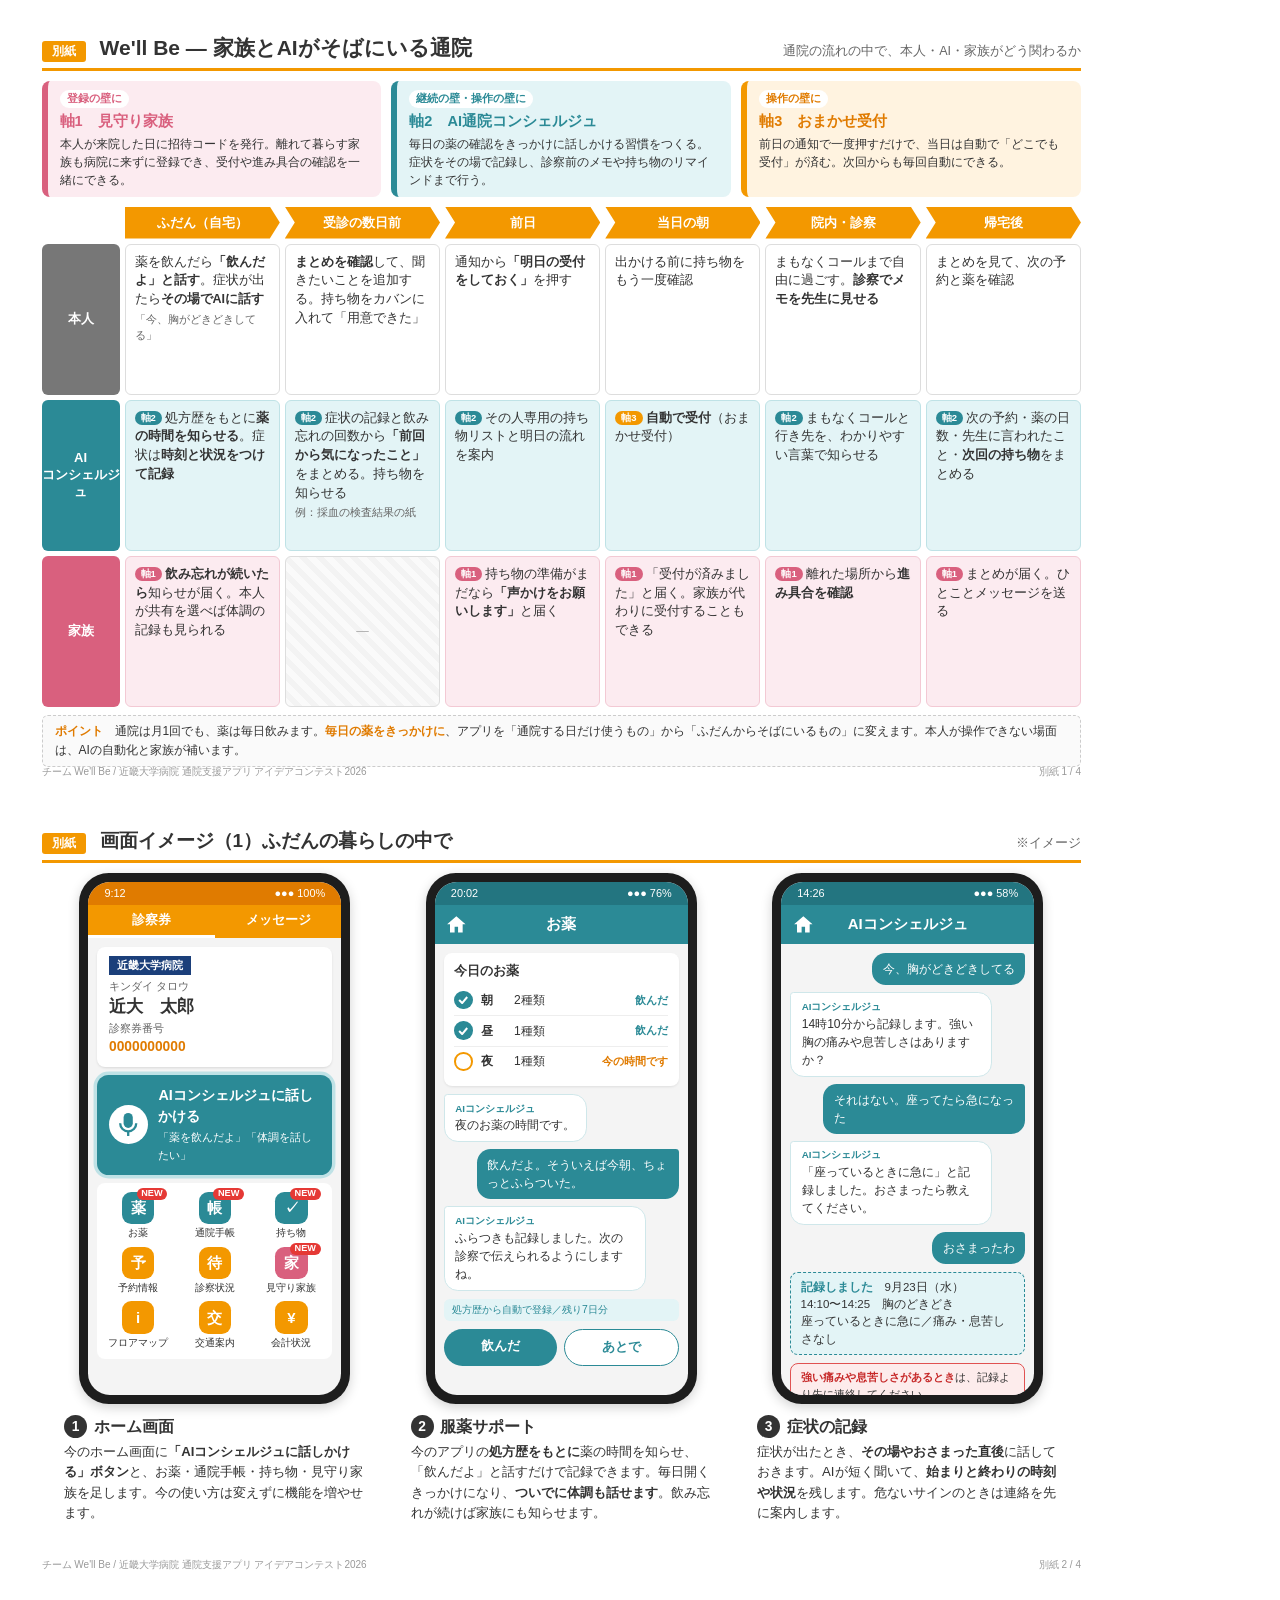
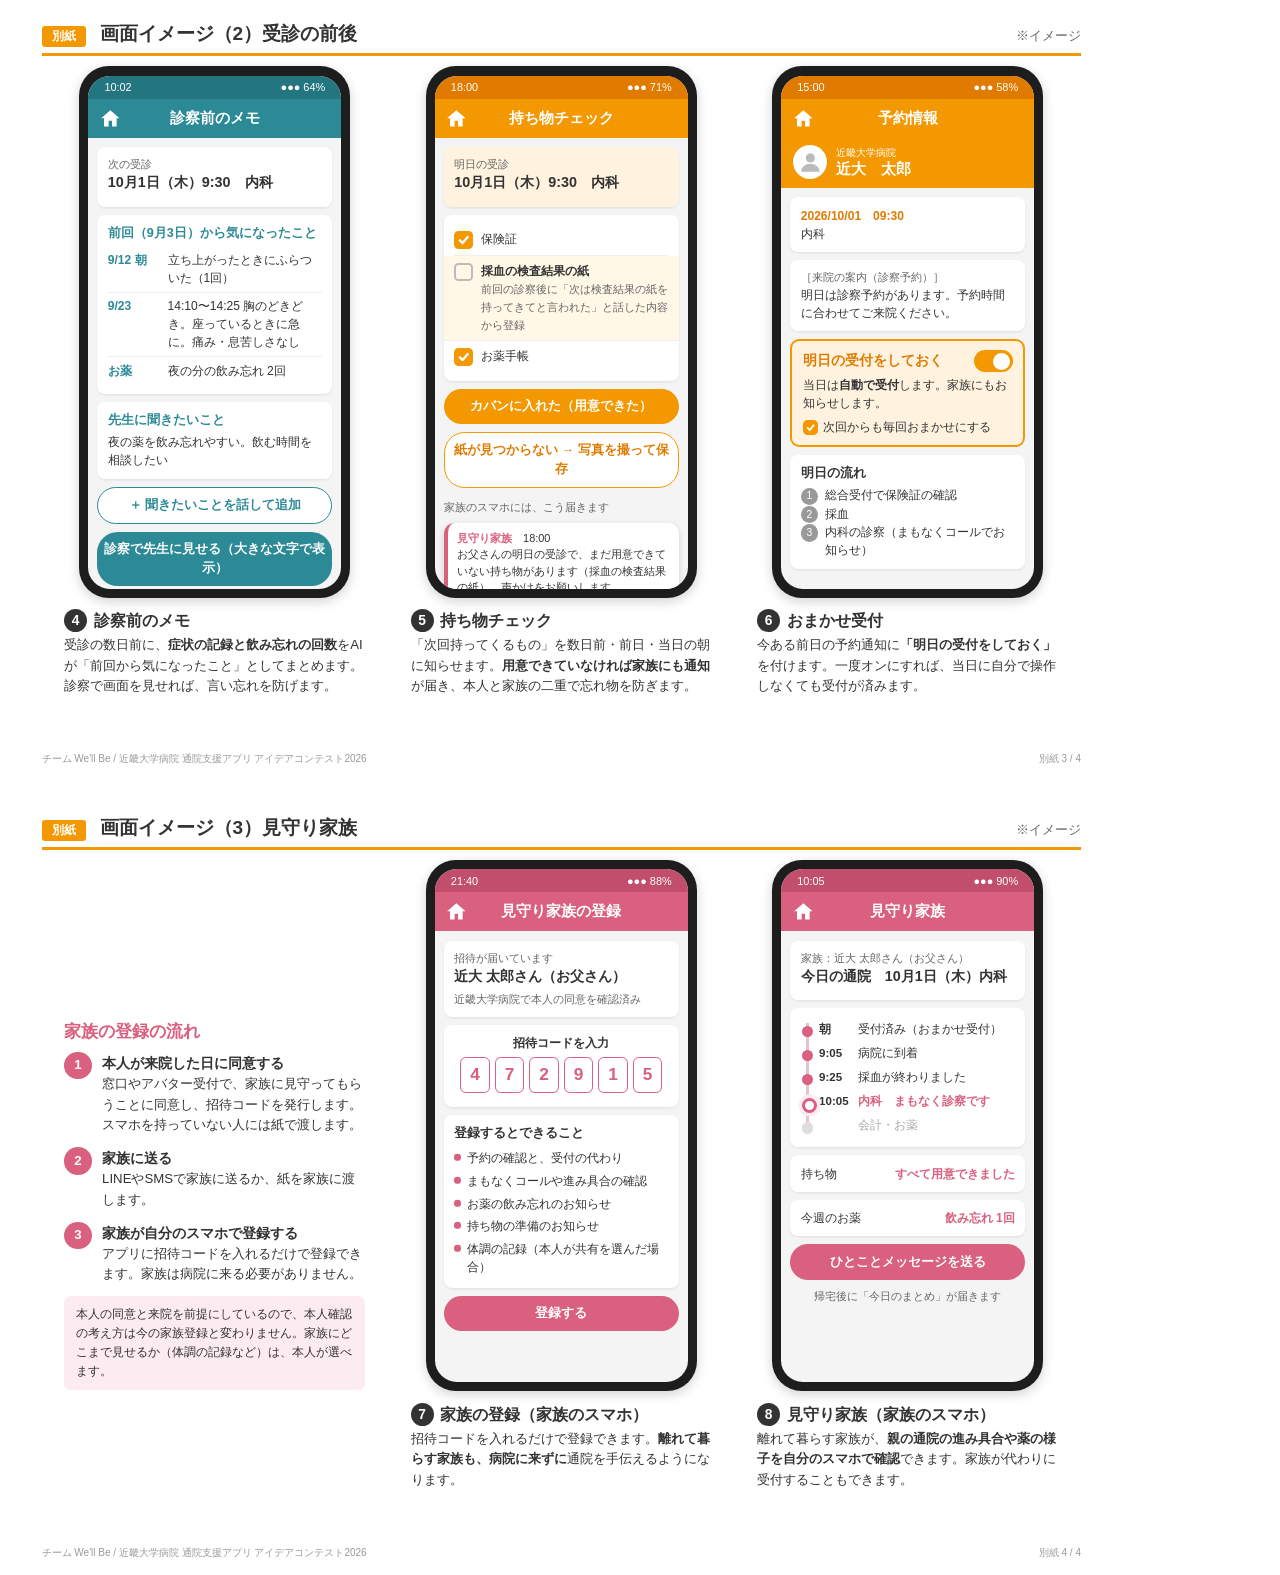
<file: 実装用データセット-20261108T035829Z-1-001/実装用データセット/別紙_モックアップ.html>
<!DOCTYPE html>
<html lang="ja">
<head>
<meta charset="utf-8">
<title>We'll Be 別紙</title>
<style>
  @page { size: A4 landscape; margin: 0; }
  :root {
    --orange: #F39800;
    --orange-d: #E07B00;
    --orange-l: #FFF3E0;
    --ink: #333;
    --sub: #666;
    --line: #DDD;
    --bg: #F4F4F4;
    --family: #D9607E;
    --family-l: #FCEBF0;
    --ai: #2B8A96;
    --ai-l: #E3F4F6;
    --auto: #F39800;
  }
  * { box-sizing: border-box; margin: 0; padding: 0; }
  body { font-family: "Yu Gothic UI", "Yu Gothic", "Meiryo", sans-serif; color: var(--ink); background: #fff; }
  .page {
    width: 297mm; height: 210mm; padding: 9mm 11mm 7mm; position: relative;
    page-break-after: always; overflow: hidden; display: flex; flex-direction: column;
  }
  .page:last-child { page-break-after: auto; }
  .page-head { display: flex; align-items: baseline; gap: 14px; border-bottom: 3px solid var(--orange); padding-bottom: 6px; margin-bottom: 10px; }
  .page-head .tag { background: var(--orange); color: #fff; font-size: 12px; font-weight: 700; padding: 2px 10px; border-radius: 3px; }
  .page-head h1 { font-size: 21px; }
  .page-head h2 { font-size: 19px; }
  .page-head .lead { font-size: 12.5px; color: var(--sub); margin-left: auto; }
  .foot { position: absolute; left: 11mm; right: 11mm; bottom: 4mm; font-size: 10px; color: #999; display: flex; justify-content: space-between; }

  /* ---------- page 1: flow ---------- */
  .axes { display: flex; gap: 10px; margin-bottom: 10px; }
  .axis { flex: 1; border-radius: 8px; padding: 8px 12px; font-size: 12px; line-height: 1.5; }
  .axis b { display: block; font-size: 14.5px; margin-bottom: 2px; }
  .axis .wall { display: inline-block; font-size: 10.5px; font-weight: 700; padding: 1px 7px; border-radius: 10px; background: #fff; margin-bottom: 3px; }
  .ax1 { background: var(--family-l); border-left: 6px solid var(--family); }
  .ax1 b, .ax1 .wall { color: var(--family); }
  .ax2 { background: var(--ai-l); border-left: 6px solid var(--ai); }
  .ax2 b, .ax2 .wall { color: var(--ai); }
  .ax3 { background: var(--orange-l); border-left: 6px solid var(--auto); }
  .ax3 b, .ax3 .wall { color: var(--orange-d); }

  .flow { display: grid; grid-template-columns: 78px repeat(6, 1fr); grid-template-rows: auto 1fr 1fr 1fr; gap: 5px; flex: 1; }
  .flow .stage {
    background: var(--orange); color: #fff; font-weight: 700; font-size: 13px; text-align: center;
    padding: 7px 4px; position: relative; clip-path: polygon(0 0, calc(100% - 10px) 0, 100% 50%, calc(100% - 10px) 100%, 0 100%, 10px 50%);
  }
  .flow .stage:nth-child(2) { clip-path: polygon(0 0, calc(100% - 10px) 0, 100% 50%, calc(100% - 10px) 100%, 0 100%); }
  .flow .corner { }
  .flow .who { display: flex; align-items: center; justify-content: center; text-align: center; font-weight: 700; font-size: 13px; border-radius: 6px; color: #fff; line-height: 1.3; }
  .who.me { background: #777; }
  .who.ai { background: var(--ai); }
  .who.fam { background: var(--family); }
  .cell { border-radius: 6px; padding: 8px 9px; font-size: 12.5px; line-height: 1.5; border: 1px solid var(--line); background: #fff; }
  .cell.ai { background: var(--ai-l); border-color: #BFE2E6; }
  .cell.fam { background: var(--family-l); border-color: #F3C9D4; }
  .cell .hl { font-weight: 700; }
  .cell .ex { display: block; margin-top: 3px; color: var(--sub); font-size: 10.5px; }
  .cell.none { background: repeating-linear-gradient(45deg, #fafafa, #fafafa 6px, #f3f3f3 6px, #f3f3f3 12px); color: #aaa; text-align: center; display: flex; align-items: center; justify-content: center; }
  .pill { display: inline-block; font-size: 9.5px; font-weight: 700; color: #fff; border-radius: 8px; padding: 0 6px; margin-right: 3px; vertical-align: 1px; }
  .pill.p1 { background: var(--family); }
  .pill.p2 { background: var(--ai); }
  .pill.p3 { background: var(--auto); }
  .point { margin-top: 8px; font-size: 12px; background: #FAFAFA; border: 1px dashed #CCC; border-radius: 6px; padding: 6px 12px; line-height: 1.6; }
  .point b { color: var(--orange-d); }

  /* ---------- phones ---------- */
  .phones { display: flex; justify-content: space-around; align-items: flex-start; flex: 1; }
  .unit { width: 262px; display: flex; flex-direction: column; align-items: center; zoom: 1.15; }
  .cap { margin-top: 9px; width: 100%; font-size: 11.5px; line-height: 1.55; }
  .cap .t { font-size: 14px; font-weight: 700; margin-bottom: 2px; display: flex; align-items: center; gap: 6px; }
  .cap .num { display: inline-flex; width: 20px; height: 20px; border-radius: 50%; background: var(--ink); color: #fff; font-size: 12px; align-items: center; justify-content: center; }

  .phone { width: 236px; height: 462px; border-radius: 26px; background: #1d1d1d; padding: 8px; box-shadow: 0 3px 10px rgba(0,0,0,.18); }
  .screen { width: 100%; height: 100%; border-radius: 19px; overflow: hidden; background: var(--bg); display: flex; flex-direction: column; position: relative; }
  .status { height: 20px; background: var(--orange-d); color: #fff; font-size: 9.5px; display: flex; justify-content: space-between; align-items: center; padding: 0 14px; flex-shrink: 0; }
  .appbar { height: 34px; background: var(--orange); color: #fff; display: flex; align-items: center; justify-content: center; position: relative; font-size: 13px; font-weight: 700; flex-shrink: 0; }
  .appbar svg { position: absolute; left: 10px; top: 8px; }
  .appbar.ai { background: var(--ai); }
  .appbar.fam { background: var(--family); }
  .status.ai { background: #237580; }
  .status.fam { background: #C14E6B; }
  .body { flex: 1; overflow: hidden; padding: 8px; display: flex; flex-direction: column; gap: 7px; font-size: 10.5px; line-height: 1.5; }
  .card { background: #fff; border-radius: 7px; padding: 8px 9px; box-shadow: 0 1px 2px rgba(0,0,0,.08); }
  .card h4 { font-size: 11px; margin-bottom: 3px; }
  .muted { color: var(--sub); font-size: 9.5px; }
  .btn { border-radius: 18px; text-align: center; font-weight: 700; padding: 7px 4px; font-size: 11px; }
  .btn.pri { background: var(--orange); color: #fff; }
  .btn.ai { background: var(--ai); color: #fff; }
  .btn.fam { background: var(--family); color: #fff; }
  .btn.out { border: 1.5px solid var(--orange); color: var(--orange-d); background: #fff; }
  .btn.out.ai { border-color: var(--ai); color: var(--ai); background: #fff; }
  .newbadge { display: inline-block; background: #E53935; color: #fff; font-size: 8px; font-weight: 700; border-radius: 6px; padding: 0 4px; margin-left: 3px; vertical-align: 1px; }

  /* home */
  .tabs { display: flex; background: var(--orange); color: #fff; font-size: 11px; font-weight: 700; flex-shrink: 0; }
  .tabs div { flex: 1; text-align: center; padding: 6px 0 5px; }
  .tabs .on { border-bottom: 3px solid #fff; }
  .idcard { background: #fff; border-radius: 7px; padding: 8px 10px; box-shadow: 0 1px 2px rgba(0,0,0,.1); }
  .idcard .hosp { display: inline-block; background: #1B3F7A; color: #fff; font-size: 9.5px; font-weight: 700; padding: 1px 7px; margin-bottom: 3px; }
  .idcard .name { font-size: 15px; font-weight: 700; }
  .idcard .no { color: var(--orange-d); font-weight: 700; font-size: 12px; }
  .aibtn { background: var(--ai); color: #fff; border-radius: 10px; padding: 9px 10px; display: flex; align-items: center; gap: 9px; box-shadow: 0 0 0 3px #BFE2E6; }
  .aibtn .mic { width: 34px; height: 34px; border-radius: 50%; background: #fff; display: flex; align-items: center; justify-content: center; flex-shrink: 0; }
  .aibtn b { font-size: 12.5px; display: block; }
  .grid { display: grid; grid-template-columns: repeat(3, 1fr); gap: 6px 4px; background: #fff; border-radius: 7px; padding: 8px 4px; }
  .gi { text-align: center; font-size: 9px; line-height: 1.3; position: relative; }
  .gi .ic { width: 28px; height: 28px; margin: 0 auto 2px; border-radius: 8px; background: var(--orange); color: #fff; font-size: 13px; font-weight: 700; display: flex; align-items: center; justify-content: center; }
  .gi.new .ic { background: var(--ai); }
  .gi.new.fam .ic { background: var(--family); }
  .gi.new .newbadge { position: absolute; top: -3px; right: 6px; }

  /* chat */
  .chat { display: flex; flex-direction: column; gap: 6px; }
  .msg { max-width: 86%; padding: 6px 9px; border-radius: 12px; font-size: 10.5px; line-height: 1.5; }
  .msg.ai { background: #fff; border: 1px solid #CFE7EA; border-top-left-radius: 3px; align-self: flex-start; }
  .msg.me { background: var(--ai); color: #fff; border-top-right-radius: 3px; align-self: flex-end; }
  .msg .who { font-size: 8.5px; font-weight: 700; color: var(--ai); display: block; }
  .rec { background: var(--ai-l); border: 1px dashed var(--ai); border-radius: 7px; padding: 5px 8px; font-size: 10px; }
  .rec b { color: var(--ai); }
  .talkbar { margin-top: auto; display: flex; flex-direction: column; align-items: center; gap: 3px; padding-top: 4px; }
  .bigmic { width: 50px; height: 50px; border-radius: 50%; background: var(--ai); display: flex; align-items: center; justify-content: center; box-shadow: 0 0 0 6px var(--ai-l); }

  /* memo */
  .memo-li { display: flex; gap: 6px; padding: 4px 0; border-bottom: 1px solid #EEE; }
  .memo-li:last-child { border-bottom: none; }
  .memo-li .d { color: var(--ai); font-weight: 700; flex-shrink: 0; width: 46px; }

  /* checklist */
  .chk { display: flex; align-items: flex-start; gap: 7px; padding: 5px 0; border-bottom: 1px solid #EEE; }
  .chk:last-child { border-bottom: none; }
  .box { width: 16px; height: 16px; border-radius: 4px; border: 2px solid #BBB; flex-shrink: 0; margin-top: 1px; display: flex; align-items: center; justify-content: center; }
  .box.on { background: var(--orange); border-color: var(--orange); }
  .chk.warn { background: #FFF8E6; margin: 0 -9px; padding: 5px 9px; }
  .notify { background: #fff; border-radius: 9px; padding: 6px 8px; font-size: 9.5px; box-shadow: 0 2px 6px rgba(0,0,0,.15); border-left: 4px solid var(--family); }
  .notify b { color: var(--family); }

  /* reservation */
  .who-card { background: var(--orange); color: #fff; padding: 6px 10px 8px; display: flex; gap: 8px; align-items: center; flex-shrink: 0; }
  .avatar { width: 30px; height: 30px; border-radius: 50%; background: #fff; display: flex; align-items: center; justify-content: center; flex-shrink: 0; }
  .who-card .n { font-size: 13px; font-weight: 700; line-height: 1.2; }
  .who-card .h { font-size: 9px; }
  .toggle { width: 34px; height: 19px; border-radius: 10px; background: var(--orange); position: relative; flex-shrink: 0; }
  .toggle::after { content: ""; position: absolute; right: 2px; top: 2px; width: 15px; height: 15px; border-radius: 50%; background: #fff; }
  .omakase { border: 2px solid var(--orange); background: var(--orange-l); border-radius: 8px; padding: 8px 9px; }
  .omakase .row { display: flex; align-items: center; justify-content: space-between; gap: 6px; }
  .omakase .row b { font-size: 12px; color: var(--orange-d); }
  .step { display: flex; gap: 6px; align-items: baseline; }
  .step .s { width: 15px; height: 15px; border-radius: 50%; background: #999; color: #fff; font-size: 9px; display: inline-flex; align-items: center; justify-content: center; flex-shrink: 0; }

  /* family timeline */
  .tl { position: relative; padding-left: 16px; }
  .tl::before { content: ""; position: absolute; left: 5px; top: 5px; bottom: 5px; width: 2px; background: #E5C2CC; }
  .tli { position: relative; padding: 3px 0; font-size: 10px; }
  .tli::before { content: ""; position: absolute; left: -15px; top: 7px; width: 10px; height: 10px; border-radius: 50%; background: var(--family); }
  .tli.now::before { background: #fff; border: 3px solid var(--family); width: 8px; height: 8px; box-shadow: 0 0 0 3px var(--family-l); }
  .tli.todo { color: #aaa; }
  .tli.todo::before { background: #ddd; }
  .tli .tm { font-weight: 700; display: inline-block; width: 34px; }
  .tli.now .st { color: var(--family); font-weight: 700; }
  /* med */
  .medrow { display: flex; align-items: center; gap: 7px; padding: 5px 0; border-bottom: 1px solid #EEE; }
  .medrow:last-child { border-bottom: none; }
  .medrow .tt { width: 22px; font-weight: 700; }
  .medrow .st { margin-left: auto; font-size: 9.5px; font-weight: 700; }
  .done { color: var(--ai); }
  .wait { color: var(--orange-d); }
  .dot { width: 16px; height: 16px; border-radius: 50%; flex-shrink: 0; display: flex; align-items: center; justify-content: center; }
  .dot.on { background: var(--ai); }
  .dot.off { border: 2px solid var(--orange); }
  .linknote { font-size: 9px; color: var(--ai); background: var(--ai-l); border-radius: 5px; padding: 3px 7px; }
  .medbtn { display: flex; gap: 6px; }
  .medbtn .btn { flex: 1; }

  /* alert */
  .alert { background: #FDECEC; border: 1.5px solid #E05252; border-radius: 7px; padding: 5px 8px; font-size: 9.5px; }
  .alert b { color: #C62828; }
  .alert .r { display: flex; gap: 5px; margin-top: 4px; }
  .alert .r div { flex: 1; text-align: center; border-radius: 12px; padding: 3px 0; font-weight: 700; font-size: 9.5px; }
  .alert .call1 { background: #fff; color: #C62828; border: 1px solid #E05252; }
  .alert .call2 { background: #E05252; color: #fff; }

  /* invite */
  .code { display: flex; gap: 4px; justify-content: center; margin: 4px 0; }
  .code span { width: 26px; height: 32px; border: 1.5px solid var(--family); border-radius: 5px; display: flex; align-items: center; justify-content: center; font-size: 15px; font-weight: 700; color: var(--family); background: #fff; }
  .can { display: flex; gap: 5px; align-items: baseline; padding: 2px 0; }
  .can::before { content: ""; width: 6px; height: 6px; border-radius: 50%; background: var(--family); flex-shrink: 0; transform: translateY(-1px); }

  /* flow box on page 4 */
  .howto { width: 262px; zoom: 1.15; align-self: center; }
  .howto h3 { font-size: 15px; color: var(--family); margin-bottom: 8px; }
  .hstep { display: flex; gap: 9px; margin-bottom: 10px; font-size: 11.5px; line-height: 1.55; }
  .hstep .n { width: 24px; height: 24px; border-radius: 50%; background: var(--family); color: #fff; font-weight: 700; display: flex; align-items: center; justify-content: center; flex-shrink: 0; }
  .hstep b { display: block; font-size: 12.5px; }
  .hnote { font-size: 10.5px; line-height: 1.6; background: var(--family-l); border-radius: 6px; padding: 7px 10px; margin-top: 4px; }
</style>
</head>
<body>

<!-- ================= PAGE 1 ================= -->
<section class="page">
  <div class="page-head">
    <span class="tag">別紙</span>
    <h1>We'll Be ― 家族とAIがそばにいる通院</h1>
    <span class="lead">通院の流れの中で、本人・AI・家族がどう関わるか</span>
  </div>

  <div class="axes">
    <div class="axis ax1"><span class="wall">登録の壁に</span><b>軸1　見守り家族</b>本人が来院した日に招待コードを発行。離れて暮らす家族も病院に来ずに登録でき、受付や進み具合の確認を一緒にできる。</div>
    <div class="axis ax2"><span class="wall">継続の壁・操作の壁に</span><b>軸2　AI通院コンシェルジュ</b>毎日の薬の確認をきっかけに話しかける習慣をつくる。症状をその場で記録し、診察前のメモや持ち物のリマインドまで行う。</div>
    <div class="axis ax3"><span class="wall">操作の壁に</span><b>軸3　おまかせ受付</b>前日の通知で一度押すだけで、当日は自動で「どこでも受付」が済む。次回からも毎回自動にできる。</div>
  </div>

  <div class="flow">
    <div class="corner"></div>
    <div class="stage">ふだん（自宅）</div>
    <div class="stage">受診の数日前</div>
    <div class="stage">前日</div>
    <div class="stage">当日の朝</div>
    <div class="stage">院内・診察</div>
    <div class="stage">帰宅後</div>

    <div class="who me">本人</div>
    <div class="cell">薬を飲んだら<span class="hl">「飲んだよ」と話す</span>。症状が出たら<span class="hl">その場でAIに話す</span><span class="ex">「今、胸がどきどきしてる」</span></div>
    <div class="cell"><span class="hl">まとめを確認</span>して、聞きたいことを追加する。持ち物をカバンに入れて「用意できた」</div>
    <div class="cell">通知から<span class="hl">「明日の受付をしておく」</span>を押す</div>
    <div class="cell">出かける前に持ち物をもう一度確認</div>
    <div class="cell">まもなくコールまで自由に過ごす。<span class="hl">診察でメモを先生に見せる</span></div>
    <div class="cell">まとめを見て、次の予約と薬を確認</div>

    <div class="who ai">AI<br>コンシェルジュ</div>
    <div class="cell ai"><span class="pill p2">軸2</span>処方歴をもとに<span class="hl">薬の時間を知らせる</span>。症状は<span class="hl">時刻と状況をつけて記録</span></div>
    <div class="cell ai"><span class="pill p2">軸2</span>症状の記録と飲み忘れの回数から<span class="hl">「前回から気になったこと」</span>をまとめる。持ち物を知らせる<span class="ex">例：採血の検査結果の紙</span></div>
    <div class="cell ai"><span class="pill p2">軸2</span>その人専用の持ち物リストと明日の流れを案内</div>
    <div class="cell ai"><span class="pill p3">軸3</span><span class="hl">自動で受付</span>（おまかせ受付）</div>
    <div class="cell ai"><span class="pill p2">軸2</span>まもなくコールと行き先を、わかりやすい言葉で知らせる</div>
    <div class="cell ai"><span class="pill p2">軸2</span>次の予約・薬の日数・先生に言われたこと・<span class="hl">次回の持ち物</span>をまとめる</div>

    <div class="who fam">家族</div>
    <div class="cell fam"><span class="pill p1">軸1</span><span class="hl">飲み忘れが続いたら</span>知らせが届く。本人が共有を選べば体調の記録も見られる</div>
    <div class="cell none">―</div>
    <div class="cell fam"><span class="pill p1">軸1</span>持ち物の準備がまだなら<span class="hl">「声かけをお願いします」</span>と届く</div>
    <div class="cell fam"><span class="pill p1">軸1</span>「受付が済みました」と届く。家族が代わりに受付することもできる</div>
    <div class="cell fam"><span class="pill p1">軸1</span>離れた場所から<span class="hl">進み具合を確認</span></div>
    <div class="cell fam"><span class="pill p1">軸1</span>まとめが届く。ひとことメッセージを送る</div>
  </div>

  <div class="point">
    <b>ポイント</b>　通院は月1回でも、薬は毎日飲みます。<b>毎日の薬をきっかけに</b>、アプリを「通院する日だけ使うもの」から「ふだんからそばにいるもの」に変えます。本人が操作できない場面は、AIの自動化と家族が補います。
  </div>

  <div class="foot"><span>チーム We'll Be / 近畿大学病院 通院支援アプリ アイデアコンテスト2026</span><span>別紙 1 / 4</span></div>
</section>

<!-- ================= PAGE 2 ================= -->
<section class="page">
  <div class="page-head">
    <span class="tag">別紙</span>
    <h2>画面イメージ（1）ふだんの暮らしの中で</h2>
    <span class="lead">※イメージ</span>
  </div>

  <div class="phones">
    <!-- home -->
    <div class="unit">
      <div class="phone"><div class="screen">
        <div class="status"><span>9:12</span><span>●●● 100%</span></div>
        <div class="tabs"><div class="on">診察券</div><div>メッセージ</div></div>
        <div class="body">
          <div class="idcard">
            <span class="hosp">近畿大学病院</span>
            <div class="muted">キンダイ タロウ</div>
            <div class="name">近大　太郎</div>
            <div class="muted">診察券番号</div>
            <div class="no">0000000000</div>
          </div>
          <div class="aibtn">
            <div class="mic"><svg width="16" height="20" viewBox="0 0 16 20"><rect x="4" y="0" width="8" height="13" rx="4" fill="#2B8A96"/><path d="M1 9a7 7 0 0 0 14 0" stroke="#2B8A96" stroke-width="2" fill="none"/><rect x="7" y="16" width="2" height="4" fill="#2B8A96"/></svg></div>
            <div><b>AIコンシェルジュに話しかける</b><span style="font-size:9.5px">「薬を飲んだよ」「体調を話したい」</span></div>
          </div>
          <div class="grid">
            <div class="gi new"><div class="ic">薬</div>お薬<span class="newbadge">NEW</span></div>
            <div class="gi new"><div class="ic">帳</div>通院手帳<span class="newbadge">NEW</span></div>
            <div class="gi new"><div class="ic">✓</div>持ち物<span class="newbadge">NEW</span></div>
            <div class="gi"><div class="ic">予</div>予約情報</div>
            <div class="gi"><div class="ic">待</div>診察状況</div>
            <div class="gi new fam"><div class="ic">家</div>見守り家族<span class="newbadge">NEW</span></div>
            <div class="gi"><div class="ic">i</div>フロアマップ</div>
            <div class="gi"><div class="ic">交</div>交通案内</div>
            <div class="gi"><div class="ic">¥</div>会計状況</div>
          </div>
        </div>
      </div></div>
      <div class="cap">
        <div class="t"><span class="num">1</span>ホーム画面</div>
        今のホーム画面に<b>「AIコンシェルジュに話しかける」ボタン</b>と、お薬・通院手帳・持ち物・見守り家族を足します。今の使い方は変えずに機能を増やせます。
      </div>
    </div>

    <!-- med -->
    <div class="unit">
      <div class="phone"><div class="screen">
        <div class="status ai"><span>20:02</span><span>●●● 76%</span></div>
        <div class="appbar ai"><svg width="18" height="18" viewBox="0 0 18 18"><path d="M9 2L1 9h2.5v7h4v-5h3v5h4V9H17z" fill="#fff"/></svg>お薬</div>
        <div class="body">
          <div class="card">
            <h4>今日のお薬</h4>
            <div class="medrow"><div class="dot on"><svg width="9" height="7" viewBox="0 0 10 8"><path d="M1 4l3 3 5-6" stroke="#fff" stroke-width="2" fill="none"/></svg></div><span class="tt">朝</span>2種類<span class="st done">飲んだ</span></div>
            <div class="medrow"><div class="dot on"><svg width="9" height="7" viewBox="0 0 10 8"><path d="M1 4l3 3 5-6" stroke="#fff" stroke-width="2" fill="none"/></svg></div><span class="tt">昼</span>1種類<span class="st done">飲んだ</span></div>
            <div class="medrow"><div class="dot off"></div><span class="tt">夜</span>1種類<span class="st wait">今の時間です</span></div>
          </div>
          <div class="chat">
            <div class="msg ai"><span class="who">AIコンシェルジュ</span>夜のお薬の時間です。</div>
            <div class="msg me">飲んだよ。そういえば今朝、ちょっとふらついた。</div>
            <div class="msg ai"><span class="who">AIコンシェルジュ</span>ふらつきも記録しました。次の診察で伝えられるようにしますね。</div>
          </div>
          <div class="linknote">処方歴から自動で登録／残り7日分</div>
          <div class="medbtn"><div class="btn ai">飲んだ</div><div class="btn out ai">あとで</div></div>
        </div>
      </div></div>
      <div class="cap">
        <div class="t"><span class="num">2</span>服薬サポート</div>
        今のアプリの<b>処方歴をもとに</b>薬の時間を知らせ、「飲んだよ」と話すだけで記録できます。毎日開くきっかけになり、<b>ついでに体調も話せます</b>。飲み忘れが続けば家族にも知らせます。
      </div>
    </div>

    <!-- symptom -->
    <div class="unit">
      <div class="phone"><div class="screen">
        <div class="status ai"><span>14:26</span><span>●●● 58%</span></div>
        <div class="appbar ai"><svg width="18" height="18" viewBox="0 0 18 18"><path d="M9 2L1 9h2.5v7h4v-5h3v5h4V9H17z" fill="#fff"/></svg>AIコンシェルジュ</div>
        <div class="body">
          <div class="chat">
            <div class="msg me">今、胸がどきどきしてる</div>
            <div class="msg ai"><span class="who">AIコンシェルジュ</span>14時10分から記録します。強い胸の痛みや息苦しさはありますか？</div>
            <div class="msg me">それはない。座ってたら急になった</div>
            <div class="msg ai"><span class="who">AIコンシェルジュ</span>「座っているときに急に」と記録しました。おさまったら教えてください。</div>
            <div class="msg me">おさまったわ</div>
          </div>
          <div class="rec"><b>記録しました</b>　9月23日（水）<br>14:10〜14:25　胸のどきどき<br>座っているときに急に／痛み・息苦しさなし</div>
          <div class="alert"><b>強い痛みや息苦しさがあるとき</b>は、記録より先に連絡してください
            <div class="r"><div class="call1">病院に電話</div><div class="call2">119番</div></div>
          </div>
        </div>
      </div></div>
      <div class="cap">
        <div class="t"><span class="num">3</span>症状の記録</div>
        症状が出たとき、<b>その場やおさまった直後</b>に話しておきます。AIが短く聞いて、<b>始まりと終わりの時刻や状況</b>を残します。危ないサインのときは連絡を先に案内します。
      </div>
    </div>
  </div>

  <div class="foot"><span>チーム We'll Be / 近畿大学病院 通院支援アプリ アイデアコンテスト2026</span><span>別紙 2 / 4</span></div>
</section>

<!-- ================= PAGE 3 ================= -->
<section class="page">
  <div class="page-head">
    <span class="tag">別紙</span>
    <h2>画面イメージ（2）受診の前後</h2>
    <span class="lead">※イメージ</span>
  </div>

  <div class="phones">
    <!-- memo -->
    <div class="unit">
      <div class="phone"><div class="screen">
        <div class="status ai"><span>10:02</span><span>●●● 64%</span></div>
        <div class="appbar ai"><svg width="18" height="18" viewBox="0 0 18 18"><path d="M9 2L1 9h2.5v7h4v-5h3v5h4V9H17z" fill="#fff"/></svg>診察前のメモ</div>
        <div class="body">
          <div class="card">
            <div class="muted">次の受診</div>
            <h4 style="font-size:12.5px">10月1日（木）9:30　内科</h4>
          </div>
          <div class="card">
            <h4 style="color:var(--ai)">前回（9月3日）から気になったこと</h4>
            <div class="memo-li"><span class="d">9/12 朝</span><span>立ち上がったときにふらついた（1回）</span></div>
            <div class="memo-li"><span class="d">9/23</span><span>14:10〜14:25 胸のどきどき。座っているときに急に。痛み・息苦しさなし</span></div>
            <div class="memo-li"><span class="d">お薬</span><span>夜の分の飲み忘れ 2回</span></div>
          </div>
          <div class="card">
            <h4 style="color:var(--ai)">先生に聞きたいこと</h4>
            <div>夜の薬を飲み忘れやすい。飲む時間を相談したい</div>
          </div>
          <div class="btn out ai">＋ 聞きたいことを話して追加</div>
          <div class="btn ai">診察で先生に見せる（大きな文字で表示）</div>
          <div class="muted" style="text-align:center">AIが記録からまとめました。内容は直せます。</div>
        </div>
      </div></div>
      <div class="cap">
        <div class="t"><span class="num">4</span>診察前のメモ</div>
        受診の数日前に、<b>症状の記録と飲み忘れの回数</b>をAIが「前回から気になったこと」としてまとめます。診察で画面を見せれば、言い忘れを防げます。
      </div>
    </div>

    <!-- checklist -->
    <div class="unit">
      <div class="phone"><div class="screen">
        <div class="status"><span>18:00</span><span>●●● 71%</span></div>
        <div class="appbar"><svg width="18" height="18" viewBox="0 0 18 18"><path d="M9 2L1 9h2.5v7h4v-5h3v5h4V9H17z" fill="#fff"/></svg>持ち物チェック</div>
        <div class="body">
          <div class="card" style="background:var(--orange-l)">
            <div class="muted">明日の受診</div>
            <h4 style="font-size:12.5px">10月1日（木）9:30　内科</h4>
          </div>
          <div class="card">
            <div class="chk"><div class="box on"><svg width="10" height="8" viewBox="0 0 10 8"><path d="M1 4l3 3 5-6" stroke="#fff" stroke-width="2" fill="none"/></svg></div><div>保険証</div></div>
            <div class="chk warn"><div class="box"></div><div><b>採血の検査結果の紙</b><br><span class="muted">前回の診察後に「次は検査結果の紙を持ってきてと言われた」と話した内容から登録</span></div></div>
            <div class="chk"><div class="box on"><svg width="10" height="8" viewBox="0 0 10 8"><path d="M1 4l3 3 5-6" stroke="#fff" stroke-width="2" fill="none"/></svg></div><div>お薬手帳</div></div>
          </div>
          <div class="btn pri">カバンに入れた（用意できた）</div>
          <div class="btn out">紙が見つからない → 写真を撮って保存</div>
          <div class="muted" style="margin-top:2px">家族のスマホには、こう届きます</div>
          <div class="notify"><b>見守り家族</b>　18:00<br>お父さんの明日の受診で、まだ用意できていない持ち物があります（採血の検査結果の紙）。声かけをお願いします。</div>
        </div>
      </div></div>
      <div class="cap">
        <div class="t"><span class="num">5</span>持ち物チェック</div>
        「次回持ってくるもの」を数日前・前日・当日の朝に知らせます。<b>用意できていなければ家族にも通知</b>が届き、本人と家族の二重で忘れ物を防ぎます。
      </div>
    </div>

    <!-- omakase -->
    <div class="unit">
      <div class="phone"><div class="screen">
        <div class="status"><span>15:00</span><span>●●● 58%</span></div>
        <div class="appbar"><svg width="18" height="18" viewBox="0 0 18 18"><path d="M9 2L1 9h2.5v7h4v-5h3v5h4V9H17z" fill="#fff"/></svg>予約情報</div>
        <div class="who-card">
          <div class="avatar"><svg width="18" height="18" viewBox="0 0 18 18"><circle cx="9" cy="6" r="4" fill="#bbb"/><path d="M1 18a8 7 0 0 1 16 0z" fill="#bbb"/></svg></div>
          <div><div class="h">近畿大学病院</div><div class="n">近大　太郎</div></div>
        </div>
        <div class="body">
          <div class="card">
            <div style="color:var(--orange-d);font-weight:700">2026/10/01　09:30</div>
            <div>内科</div>
          </div>
          <div class="card">
            <div class="muted">［来院の案内（診察予約）］</div>
            明日は診察予約があります。予約時間に合わせてご来院ください。
          </div>
          <div class="omakase">
            <div class="row"><b>明日の受付をしておく</b><div class="toggle"></div></div>
            <div style="margin-top:3px">当日は<b>自動で受付</b>します。家族にもお知らせします。</div>
            <div style="margin-top:5px;display:flex;gap:5px;align-items:center"><div class="box on" style="width:13px;height:13px"><svg width="8" height="6" viewBox="0 0 10 8"><path d="M1 4l3 3 5-6" stroke="#fff" stroke-width="2" fill="none"/></svg></div><span>次回からも毎回おまかせにする</span></div>
          </div>
          <div class="card">
            <h4>明日の流れ</h4>
            <div class="step"><span class="s">1</span>総合受付で保険証の確認</div>
            <div class="step"><span class="s">2</span>採血</div>
            <div class="step"><span class="s">3</span>内科の診察（まもなくコールでお知らせ）</div>
          </div>
        </div>
      </div></div>
      <div class="cap">
        <div class="t"><span class="num">6</span>おまかせ受付</div>
        今ある前日の予約通知に<b>「明日の受付をしておく」</b>を付けます。一度オンにすれば、当日に自分で操作しなくても受付が済みます。
      </div>
    </div>
  </div>

  <div class="foot"><span>チーム We'll Be / 近畿大学病院 通院支援アプリ アイデアコンテスト2026</span><span>別紙 3 / 4</span></div>
</section>

<!-- ================= PAGE 4 ================= -->
<section class="page">
  <div class="page-head">
    <span class="tag">別紙</span>
    <h2>画面イメージ（3）見守り家族</h2>
    <span class="lead">※イメージ</span>
  </div>

  <div class="phones">
    <!-- how to -->
    <div class="howto">
      <h3>家族の登録の流れ</h3>
      <div class="hstep"><span class="n">1</span><div><b>本人が来院した日に同意する</b>窓口やアバター受付で、家族に見守ってもらうことに同意し、招待コードを発行します。スマホを持っていない人には紙で渡します。</div></div>
      <div class="hstep"><span class="n">2</span><div><b>家族に送る</b>LINEやSMSで家族に送るか、紙を家族に渡します。</div></div>
      <div class="hstep"><span class="n">3</span><div><b>家族が自分のスマホで登録する</b>アプリに招待コードを入れるだけで登録できます。家族は病院に来る必要がありません。</div></div>
      <div class="hnote">本人の同意と来院を前提にしているので、本人確認の考え方は今の家族登録と変わりません。家族にどこまで見せるか（体調の記録など）は、本人が選べます。</div>
    </div>

    <!-- invite -->
    <div class="unit">
      <div class="phone"><div class="screen">
        <div class="status fam"><span>21:40</span><span>●●● 88%</span></div>
        <div class="appbar fam"><svg width="18" height="18" viewBox="0 0 18 18"><path d="M9 2L1 9h2.5v7h4v-5h3v5h4V9H17z" fill="#fff"/></svg>見守り家族の登録</div>
        <div class="body">
          <div class="card">
            <div class="muted">招待が届いています</div>
            <h4 style="font-size:12.5px">近大 太郎さん（お父さん）</h4>
            <div class="muted">近畿大学病院で本人の同意を確認済み</div>
          </div>
          <div class="card" style="text-align:center">
            <div style="font-weight:700">招待コードを入力</div>
            <div class="code"><span>4</span><span>7</span><span>2</span><span>9</span><span>1</span><span>5</span></div>
          </div>
          <div class="card">
            <h4>登録するとできること</h4>
            <div class="can">予約の確認と、受付の代わり</div>
            <div class="can">まもなくコールや進み具合の確認</div>
            <div class="can">お薬の飲み忘れのお知らせ</div>
            <div class="can">持ち物の準備のお知らせ</div>
            <div class="can">体調の記録（本人が共有を選んだ場合）</div>
          </div>
          <div class="btn fam">登録する</div>
        </div>
      </div></div>
      <div class="cap">
        <div class="t"><span class="num">7</span>家族の登録（家族のスマホ）</div>
        招待コードを入れるだけで登録できます。<b>離れて暮らす家族も、病院に来ずに</b>通院を手伝えるようになります。
      </div>
    </div>

    <!-- family -->
    <div class="unit">
      <div class="phone"><div class="screen">
        <div class="status fam"><span>10:05</span><span>●●● 90%</span></div>
        <div class="appbar fam"><svg width="18" height="18" viewBox="0 0 18 18"><path d="M9 2L1 9h2.5v7h4v-5h3v5h4V9H17z" fill="#fff"/></svg>見守り家族</div>
        <div class="body">
          <div class="card">
            <div class="muted">家族：近大 太郎さん（お父さん）</div>
            <h4 style="font-size:12.5px">今日の通院　10月1日（木）内科</h4>
          </div>
          <div class="card">
            <div class="tl">
              <div class="tli"><span class="tm">朝</span>受付済み（おまかせ受付）</div>
              <div class="tli"><span class="tm">9:05</span>病院に到着</div>
              <div class="tli"><span class="tm">9:25</span>採血が終わりました</div>
              <div class="tli now"><span class="tm">10:05</span><span class="st">内科　まもなく診察です</span></div>
              <div class="tli todo"><span class="tm"></span>会計・お薬</div>
            </div>
          </div>
          <div class="card" style="display:flex;justify-content:space-between;align-items:center">
            <span>持ち物</span><span style="color:var(--family);font-weight:700">すべて用意できました</span>
          </div>
          <div class="card" style="display:flex;justify-content:space-between;align-items:center">
            <span>今週のお薬</span><span style="color:var(--family);font-weight:700">飲み忘れ 1回</span>
          </div>
          <div class="btn fam">ひとことメッセージを送る</div>
          <div class="muted" style="text-align:center">帰宅後に「今日のまとめ」が届きます</div>
        </div>
      </div></div>
      <div class="cap">
        <div class="t"><span class="num">8</span>見守り家族（家族のスマホ）</div>
        離れて暮らす家族が、<b>親の通院の進み具合や薬の様子を自分のスマホで確認</b>できます。家族が代わりに受付することもできます。
      </div>
    </div>
  </div>

  <div class="foot"><span>チーム We'll Be / 近畿大学病院 通院支援アプリ アイデアコンテスト2026</span><span>別紙 4 / 4</span></div>
</section>

</body>
</html>
</file>
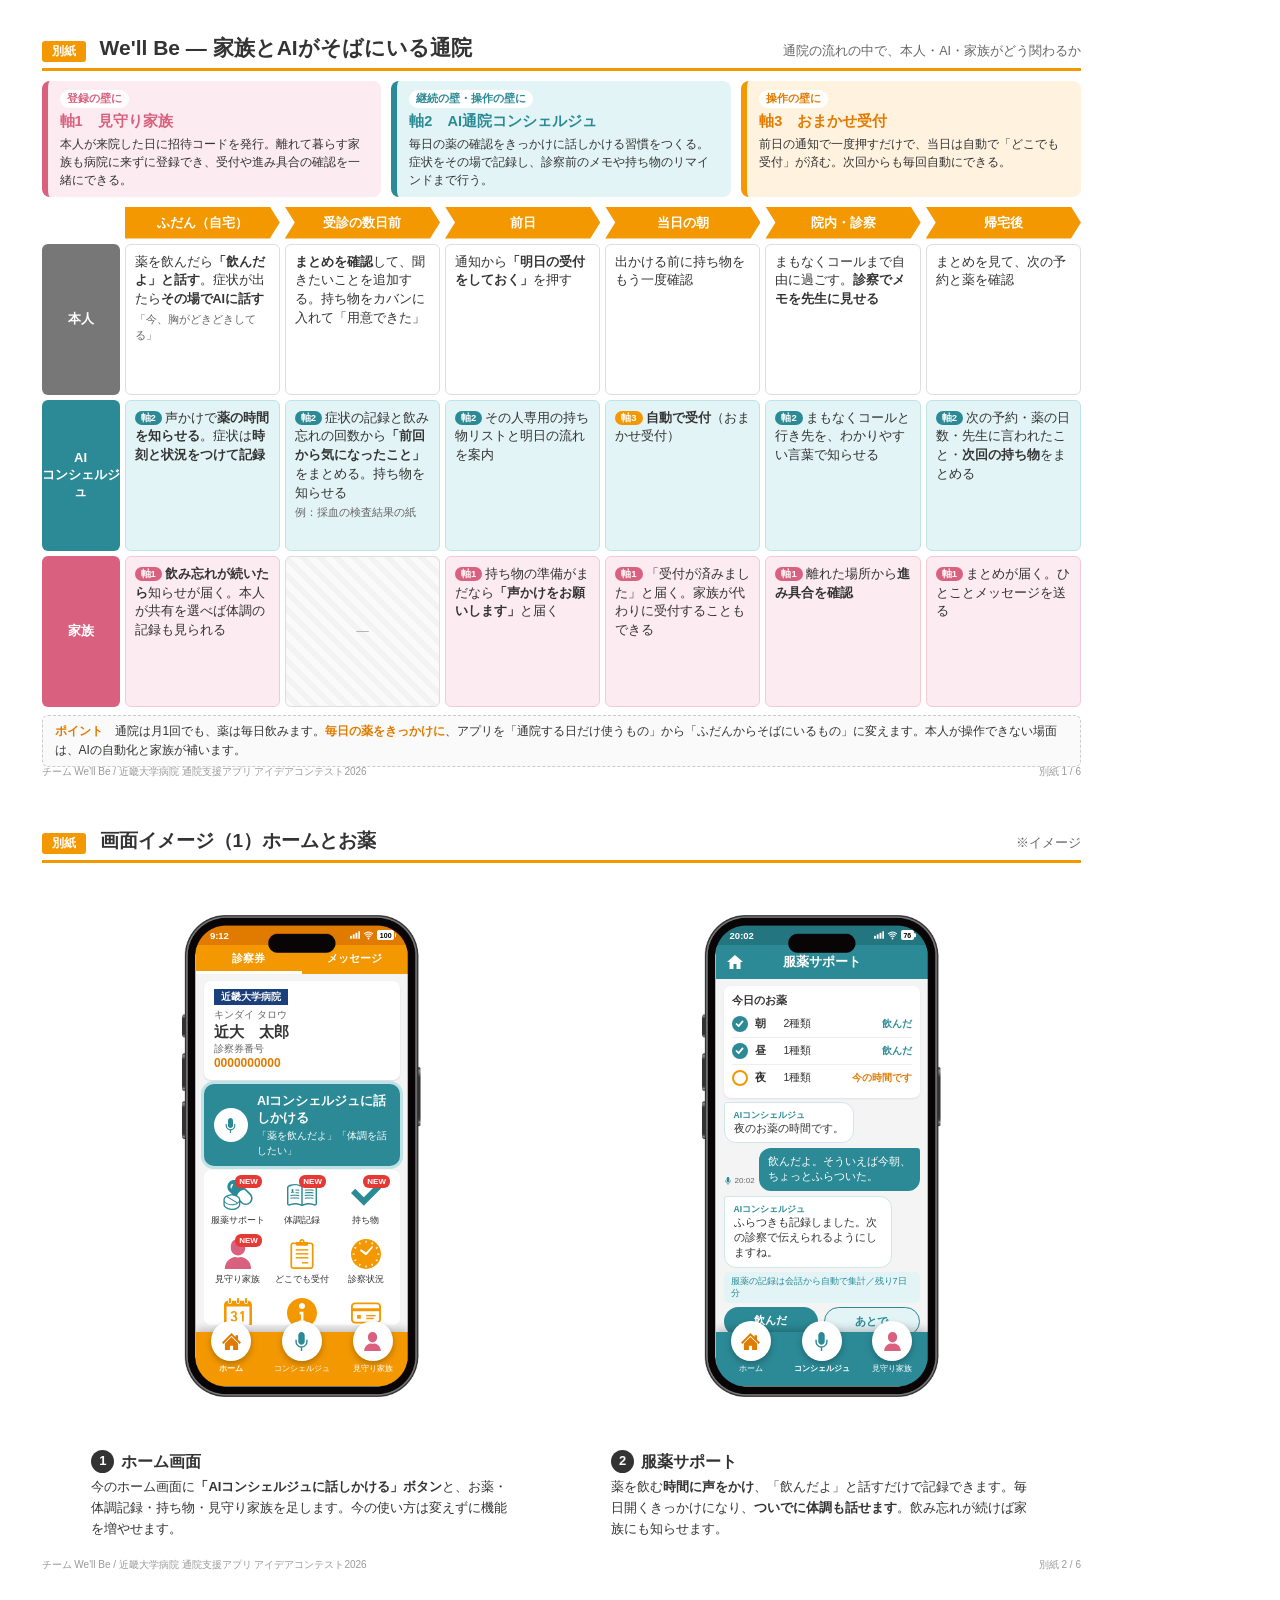
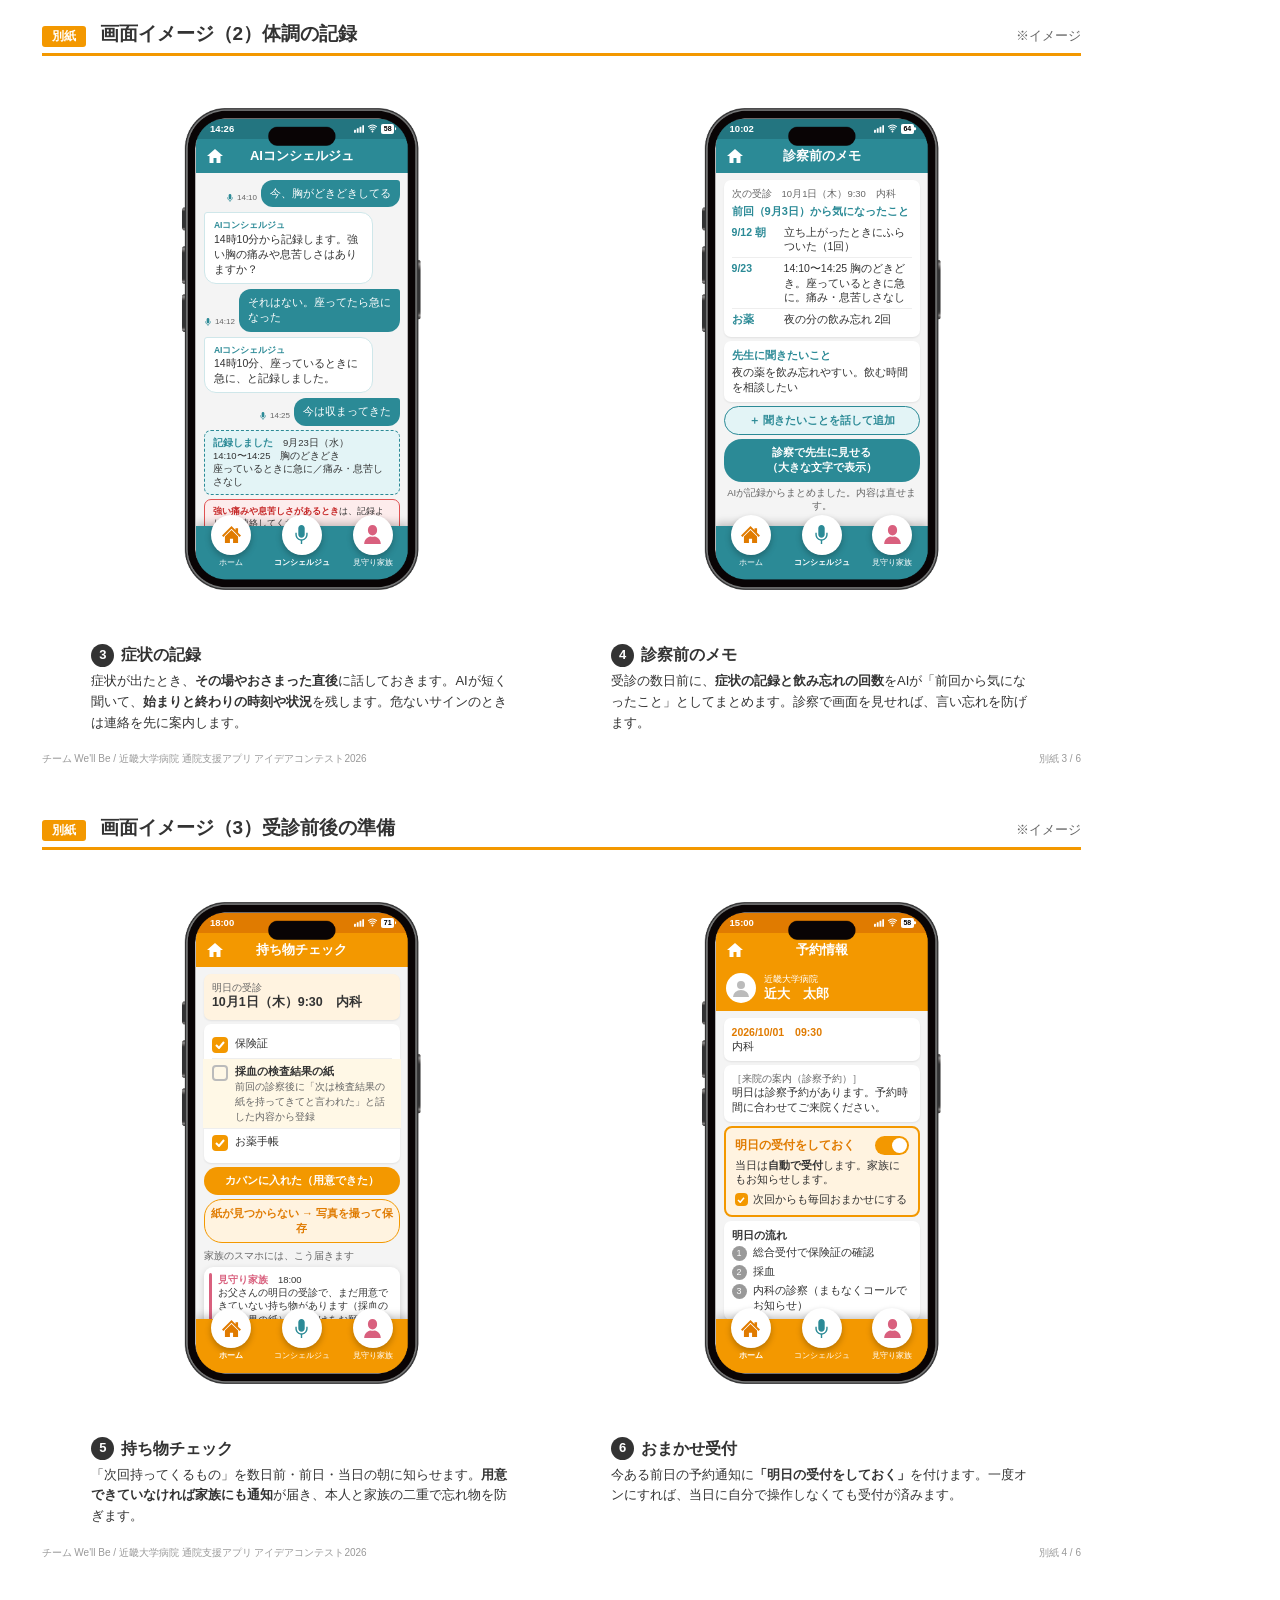
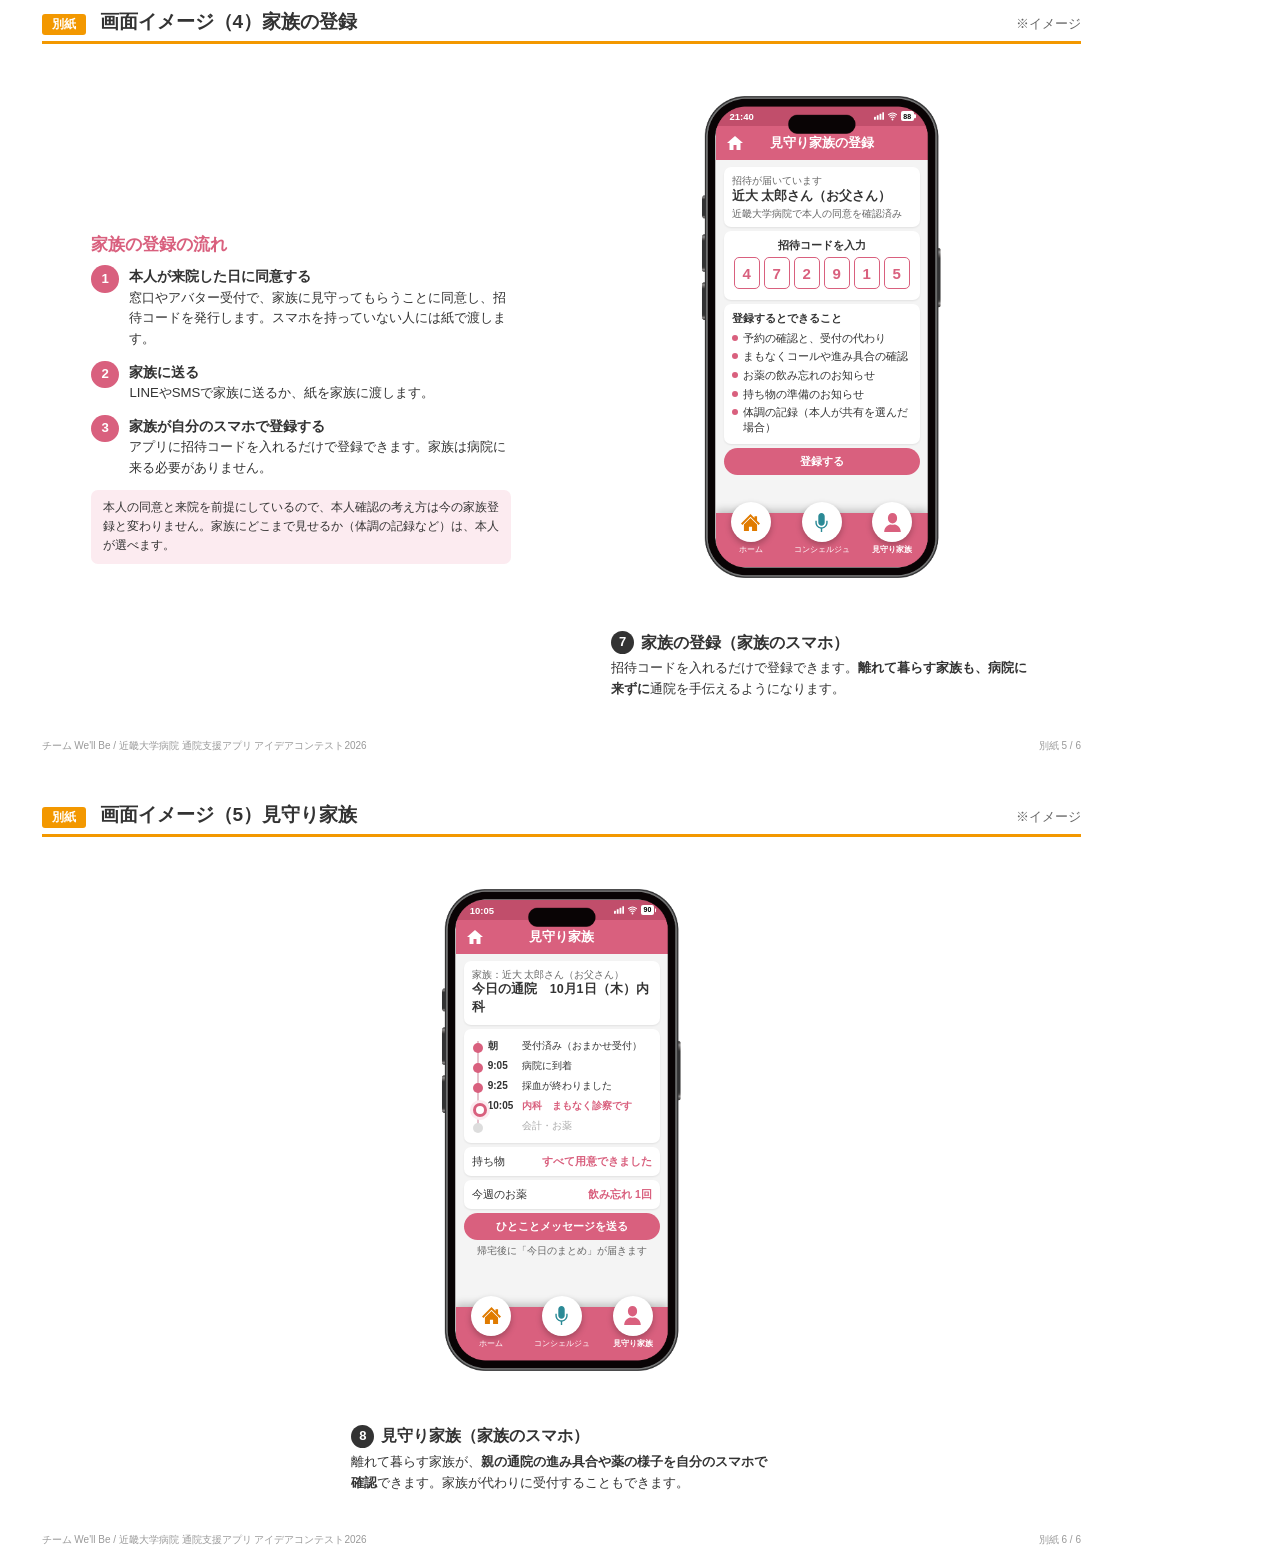
<file: 実装用データセット-20261108T035829Z-1-001/実装用データセット/別紙_モックアップ_v2.html>
<!DOCTYPE html>
<html lang="ja">
<head>
<meta charset="utf-8">
<title>We'll Be 別紙（v2）</title>
<style>
  @page { size: A4 landscape; margin: 0; }
  :root {
    --orange: #F39800;
    --orange-d: #E07B00;
    --orange-l: #FFF3E0;
    --ink: #333;
    --sub: #666;
    --line: #DDD;
    --bg: #F4F4F4;
    --family: #D9607E;
    --family-l: #FCEBF0;
    --ai: #2B8A96;
    --ai-l: #E3F4F6;
    --auto: #F39800;
  }
  * { box-sizing: border-box; margin: 0; padding: 0; }
  body { font-family: "Yu Gothic UI", "Yu Gothic", "Meiryo", sans-serif; color: var(--ink); background: #fff; }
  .page {
    width: 297mm; height: 210mm; padding: 9mm 11mm 7mm; position: relative;
    page-break-after: always; overflow: hidden; display: flex; flex-direction: column;
  }
  .page:last-child { page-break-after: auto; }
  .page-head { display: flex; align-items: baseline; gap: 14px; border-bottom: 3px solid var(--orange); padding-bottom: 6px; margin-bottom: 10px; }
  .page-head .tag { background: var(--orange); color: #fff; font-size: 12px; font-weight: 700; padding: 2px 10px; border-radius: 3px; }
  .page-head h1 { font-size: 21px; }
  .page-head h2 { font-size: 19px; }
  .page-head .lead { font-size: 12.5px; color: var(--sub); margin-left: auto; }
  .foot { position: absolute; left: 11mm; right: 11mm; bottom: 4mm; font-size: 10px; color: #999; display: flex; justify-content: space-between; }

  /* ---------- page 1: flow ---------- */
  .axes { display: flex; gap: 10px; margin-bottom: 10px; }
  .axis { flex: 1; border-radius: 8px; padding: 8px 12px; font-size: 12px; line-height: 1.5; }
  .axis b { display: block; font-size: 14.5px; margin-bottom: 2px; }
  .axis .wall { display: inline-block; font-size: 10.5px; font-weight: 700; padding: 1px 7px; border-radius: 10px; background: #fff; margin-bottom: 3px; }
  .ax1 { background: var(--family-l); border-left: 6px solid var(--family); }
  .ax1 b, .ax1 .wall { color: var(--family); }
  .ax2 { background: var(--ai-l); border-left: 6px solid var(--ai); }
  .ax2 b, .ax2 .wall { color: var(--ai); }
  .ax3 { background: var(--orange-l); border-left: 6px solid var(--auto); }
  .ax3 b, .ax3 .wall { color: var(--orange-d); }

  .flow { display: grid; grid-template-columns: 78px repeat(6, 1fr); grid-template-rows: auto 1fr 1fr 1fr; gap: 5px; flex: 1; }
  .flow .stage {
    background: var(--orange); color: #fff; font-weight: 700; font-size: 13px; text-align: center;
    padding: 7px 4px; position: relative; clip-path: polygon(0 0, calc(100% - 10px) 0, 100% 50%, calc(100% - 10px) 100%, 0 100%, 10px 50%);
  }
  .flow .stage:nth-child(2) { clip-path: polygon(0 0, calc(100% - 10px) 0, 100% 50%, calc(100% - 10px) 100%, 0 100%); }
  .flow .corner { }
  .flow .who { display: flex; align-items: center; justify-content: center; text-align: center; font-weight: 700; font-size: 13px; border-radius: 6px; color: #fff; line-height: 1.3; }
  .who.me { background: #777; }
  .who.ai { background: var(--ai); }
  .who.fam { background: var(--family); }
  .cell { border-radius: 6px; padding: 8px 9px; font-size: 12.5px; line-height: 1.5; border: 1px solid var(--line); background: #fff; }
  .cell.ai { background: var(--ai-l); border-color: #BFE2E6; }
  .cell.fam { background: var(--family-l); border-color: #F3C9D4; }
  .cell .hl { font-weight: 700; }
  .cell .ex { display: block; margin-top: 3px; color: var(--sub); font-size: 10.5px; }
  .cell.none { background: repeating-linear-gradient(45deg, #fafafa, #fafafa 6px, #f3f3f3 6px, #f3f3f3 12px); color: #aaa; text-align: center; display: flex; align-items: center; justify-content: center; }
  .pill { display: inline-block; font-size: 9.5px; font-weight: 700; color: #fff; border-radius: 8px; padding: 0 6px; margin-right: 3px; vertical-align: 1px; }
  .pill.p1 { background: var(--family); }
  .pill.p2 { background: var(--ai); }
  .pill.p3 { background: var(--auto); }
  .point { margin-top: 8px; font-size: 12px; background: #FAFAFA; border: 1px dashed #CCC; border-radius: 6px; padding: 6px 12px; line-height: 1.6; }
  .point b { color: var(--orange-d); }

  /* ---------- phones (v2: real iPhone frame image, 2 per page) ---------- */
  .phones { display: flex; justify-content: space-around; align-items: flex-start; flex: 1; }
  .unit { width: 420px; display: flex; flex-direction: column; align-items: center; }
  .cap { margin-top: 10px; width: 100%; font-size: 13px; line-height: 1.6; }
  .cap .t { font-size: 16px; font-weight: 700; margin-bottom: 3px; display: flex; align-items: center; gap: 7px; }
  .cap .num { display: inline-flex; width: 23px; height: 23px; border-radius: 50%; background: var(--ink); color: #fff; font-size: 13px; align-items: center; justify-content: center; }

  .phone { width: 400px; height: 566px; position: relative; flex-shrink: 0; }
  .frm { position: absolute; left: 0; top: 0; width: 100%; height: 100%; z-index: 2; }
  .screen { position: absolute; left: 23.62%; top: 9.29%; width: 53.04%; height: 81.42%; border-radius: 26px; overflow: hidden; background: var(--bg); display: flex; flex-direction: column; z-index: 1; }
  .status { height: 20px; background: var(--orange-d); color: #fff; font-size: 9.5px; font-weight: 700; display: flex; justify-content: space-between; align-items: center; padding: 0 14px; flex-shrink: 0; }
  .statusicons { display: flex; align-items: center; gap: 3px; }
  .batt { background: #fff; border-radius: 2px; padding: 0.5px 2.5px; font-size: 7px; font-weight: 800; line-height: 1.3; color: #000; position: relative; }
  .batt::after { content: ""; position: absolute; right: -2px; top: 50%; transform: translateY(-50%); width: 1.3px; height: 3.5px; background: #fff; border-radius: 0 1px 1px 0; }
  .appbar { height: 34px; background: var(--orange); color: #fff; display: flex; align-items: center; justify-content: center; position: relative; font-size: 13px; font-weight: 700; flex-shrink: 0; }
  .appbar svg { position: absolute; left: 10px; top: 8px; }
  .appbar.ai { background: var(--ai); }
  .appbar.fam { background: var(--family); }
  .status.ai { background: #237580; }
  .status.fam { background: #C14E6B; }
  .body { flex: 1; overflow-y: auto; overflow-x: hidden; padding: 7px 8px; display: flex; flex-direction: column; gap: 4px; font-size: 10.5px; line-height: 1.4; scrollbar-width: none; -ms-overflow-style: none; min-height: 0; }
  .body::-webkit-scrollbar { display: none; width: 0; height: 0; }
  .card { background: #fff; border-radius: 7px; padding: 7px 8px; box-shadow: 0 1px 2px rgba(0,0,0,.08); }
  .card h4 { font-size: 11px; margin-bottom: 2px; }
  .muted { color: var(--sub); font-size: 9.5px; }
  .btn { border-radius: 18px; text-align: center; font-weight: 700; padding: 6px 4px; font-size: 11px; }
  .btn.pri { background: var(--orange); color: #fff; }
  .btn.ai { background: var(--ai); color: #fff; }
  .btn.fam { background: var(--family); color: #fff; }
  .btn.out { border: 1.5px solid var(--orange); color: var(--orange-d); background: var(--orange-l); }
  .btn.out.ai { border-color: var(--ai); color: var(--ai); background: var(--ai-l); }
  .msgrow { display: flex; align-items: flex-end; justify-content: flex-end; gap: 4px; }
  .msgrow .meta { display: flex; align-items: center; gap: 3px; font-size: 8px; color: var(--sub); flex-shrink: 0; padding-bottom: 4px; }
  .msgrow .meta svg { width: 8px; height: 8px; }

  /* bottom tab bar（全画面共通） */
  .tabbar { height: 54px; background: var(--orange); display: flex; flex-shrink: 0; padding-top: 11px; position: relative; box-shadow: 0 -3px 8px rgba(0,0,0,.22); z-index: 3; }
  .tabbar.bar-ai { background: var(--ai); }
  .tabbar.bar-fam { background: var(--family); }
  .tabbar .tb { flex: 1; display: flex; flex-direction: column; align-items: center; justify-content: flex-start; gap: 3px; color: #fff; }
  .tabbar .tb.active { font-weight: 700; }
  .tabbar .tb .tbc { display: flex; align-items: center; justify-content: center; width: 40px; height: 40px; border-radius: 50%; background: #fff; margin-top: -22px; box-shadow: 0 3px 6px rgba(0,0,0,.25); }
  .tabbar .tb.home svg { width: 19px; height: 19px; fill: var(--orange-d); }
  .tabbar .tb.ai svg { width: 19px; height: 19px; fill: var(--ai); }
  .tabbar .tb.fam svg { width: 19px; height: 19px; fill: var(--family); }
  .tabbar .tb span { font-size: 7.5px; color: #fff; }
  .newbadge { display: inline-flex; align-items: center; justify-content: center; line-height: 1; background: #E53935; color: #fff; font-size: 8px; font-weight: 700; border-radius: 6px; padding: 3px 4px 2px; margin-left: 3px; }

  /* home */
  .tabs { display: flex; background: var(--orange); color: #fff; font-size: 11px; font-weight: 700; flex-shrink: 0; }
  .tabs div { flex: 1; text-align: center; padding: 6px 0 5px; }
  .tabs .on { border-bottom: 3px solid #fff; }
  .idcard { background: #fff; border-radius: 7px; padding: 8px 10px; box-shadow: 0 1px 2px rgba(0,0,0,.1); }
  .idcard .hosp { display: inline-block; background: #1B3F7A; color: #fff; font-size: 9.5px; font-weight: 700; padding: 1px 7px; margin-bottom: 3px; }
  .idcard .name { font-size: 15px; font-weight: 700; }
  .idcard .no { color: var(--orange-d); font-weight: 700; font-size: 12px; }
  .aibtn { background: var(--ai); color: #fff; border-radius: 10px; padding: 9px 10px; display: flex; align-items: center; gap: 9px; box-shadow: 0 0 0 3px #BFE2E6; }
  .aibtn .mic { width: 34px; height: 34px; border-radius: 50%; background: #fff; display: flex; align-items: center; justify-content: center; flex-shrink: 0; }
  .aibtn b { font-size: 12.5px; display: block; }
  .grid { display: grid; grid-template-columns: repeat(3, 1fr); grid-auto-rows: min-content; gap: 10px 4px; background: #fff; border-radius: 7px; padding: 8px 4px 10px; overflow-y: auto; max-height: 190px; scrollbar-width: none; -ms-overflow-style: none; }
  .grid::-webkit-scrollbar { display: none; width: 0; height: 0; }
  .gi { text-align: center; font-size: 9px; line-height: 1.3; position: relative; }
  .gi .ic { width: 34px; height: 34px; margin: 0 auto 3px; display: flex; align-items: center; justify-content: center; }
  .gi.new .newbadge { position: absolute; top: -3px; right: 6px; }

  /* chat */
  .chat { display: flex; flex-direction: column; gap: 5px; }
  .msg { max-width: 86%; padding: 6px 9px; border-radius: 12px; font-size: 10.5px; line-height: 1.45; }
  .msg.ai { background: #fff; border: 1px solid #CFE7EA; border-top-left-radius: 3px; align-self: flex-start; }
  .msg.me { background: var(--ai); color: #fff; border-top-right-radius: 3px; align-self: flex-end; }
  .msg .who { font-size: 8.5px; font-weight: 700; color: var(--ai); display: block; }
  .rec { background: var(--ai-l); border: 1px dashed var(--ai); border-radius: 7px; padding: 5px 8px; font-size: 9.5px; line-height: 1.4; }
  .rec b { color: var(--ai); }

  /* memo */
  .memo-li { display: flex; gap: 6px; padding: 3px 0; border-bottom: 1px solid #EEE; }
  .memo-li:last-child { border-bottom: none; }
  .memo-li .d { color: var(--ai); font-weight: 700; flex-shrink: 0; width: 46px; }

  /* checklist */
  .chk { display: flex; align-items: flex-start; gap: 7px; padding: 5px 0; border-bottom: 1px solid #EEE; }
  .chk:last-child { border-bottom: none; }
  .box { width: 16px; height: 16px; border-radius: 4px; border: 2px solid #BBB; flex-shrink: 0; margin-top: 1px; display: flex; align-items: center; justify-content: center; }
  .box.on { background: var(--orange); border-color: var(--orange); }
  .chk.warn { background: #FFF8E6; margin: 0 -9px; padding: 5px 9px; }
  .notify { position: relative; background: #fff; border-radius: 9px; padding: 6px 8px 6px 14px; font-size: 9.5px; box-shadow: 0 2px 6px rgba(0,0,0,.15); }
  .notify::before { content: ""; position: absolute; left: 5px; top: 6px; bottom: 6px; width: 3px; border-radius: 2px; background: var(--family); }
  .notify b { color: var(--family); }

  /* reservation */
  .who-card { background: var(--orange); color: #fff; padding: 6px 10px 8px; display: flex; gap: 8px; align-items: center; flex-shrink: 0; }
  .avatar { width: 30px; height: 30px; border-radius: 50%; background: #fff; display: flex; align-items: center; justify-content: center; flex-shrink: 0; }
  .who-card .n { font-size: 13px; font-weight: 700; line-height: 1.2; }
  .who-card .h { font-size: 9px; }
  .toggle { width: 34px; height: 19px; border-radius: 10px; background: var(--orange); position: relative; flex-shrink: 0; }
  .toggle::after { content: ""; position: absolute; right: 2px; top: 2px; width: 15px; height: 15px; border-radius: 50%; background: #fff; }
  .omakase { border: 2px solid var(--orange); background: var(--orange-l); border-radius: 8px; padding: 8px 9px; }
  .omakase .row { display: flex; align-items: center; justify-content: space-between; gap: 6px; }
  .omakase .row b { font-size: 12px; color: var(--orange-d); }
  .step { display: flex; gap: 6px; align-items: flex-start; margin-bottom: 3px; }
  .step:last-child { margin-bottom: 0; }
  .step .s { margin-top: 1px; }
  .step .s { width: 15px; height: 15px; border-radius: 50%; background: #999; color: #fff; font-size: 9px; display: inline-flex; align-items: center; justify-content: center; flex-shrink: 0; }

  /* family timeline */
  .tl { position: relative; padding-left: 16px; }
  .tl::before { content: ""; position: absolute; left: 5px; top: 5px; bottom: 5px; width: 2px; background: #E5C2CC; }
  .tli { position: relative; padding: 3px 0; font-size: 10px; }
  .tli::before { content: ""; position: absolute; left: -15px; top: 7px; width: 10px; height: 10px; border-radius: 50%; background: var(--family); }
  .tli.now::before { background: #fff; border: 3px solid var(--family); width: 8px; height: 8px; box-shadow: 0 0 0 3px var(--family-l); }
  .tli.todo { color: #aaa; }
  .tli.todo::before { background: #ddd; }
  .tli .tm { font-weight: 700; display: inline-block; width: 34px; }
  .tli.now .st { color: var(--family); font-weight: 700; }
  /* med */
  .medrow { display: flex; align-items: center; gap: 7px; padding: 5px 0; border-bottom: 1px solid #EEE; }
  .medrow:last-child { border-bottom: none; }
  .medrow .tt { width: 22px; font-weight: 700; }
  .medrow .st { margin-left: auto; font-size: 9.5px; font-weight: 700; }
  .done { color: var(--ai); }
  .wait { color: var(--orange-d); }
  .dot { width: 16px; height: 16px; border-radius: 50%; flex-shrink: 0; display: flex; align-items: center; justify-content: center; }
  .dot.on { background: var(--ai); }
  .dot.off { border: 2px solid var(--orange); }
  .linknote { font-size: 9px; color: var(--ai); background: var(--ai-l); border-radius: 5px; padding: 3px 7px; }
  .medbtn { display: flex; gap: 6px; }
  .medbtn .btn { flex: 1; }

  /* alert */
  .alert { background: #FDECEC; border: 1.5px solid #E05252; border-radius: 7px; padding: 5px 8px; font-size: 9px; line-height: 1.35; }
  .alert b { color: #C62828; }
  .alert .r { display: flex; gap: 5px; margin-top: 4px; }
  .alert .r div { flex: 1; text-align: center; border-radius: 12px; padding: 3px 0; font-weight: 700; font-size: 9px; }
  .alert .call1 { background: #fff; color: #C62828; border: 1px solid #E05252; }
  .alert .call2 { background: #E05252; color: #fff; }

  /* invite */
  .code { display: flex; gap: 4px; justify-content: center; margin: 4px 0; }
  .code span { width: 26px; height: 32px; border: 1.5px solid var(--family); border-radius: 5px; display: flex; align-items: center; justify-content: center; font-size: 15px; font-weight: 700; color: var(--family); background: #fff; }
  .can { display: flex; gap: 5px; align-items: baseline; padding: 2px 0; }
  .can::before { content: ""; width: 6px; height: 6px; border-radius: 50%; background: var(--family); flex-shrink: 0; transform: translateY(-1px); }

  /* howto box */
  .howto { width: 365px; zoom: 1.15; align-self: center; }
  .howto h3 { font-size: 15px; color: var(--family); margin-bottom: 8px; }
  .hstep { display: flex; gap: 9px; margin-bottom: 10px; font-size: 11.5px; line-height: 1.55; }
  .hstep .n { width: 24px; height: 24px; border-radius: 50%; background: var(--family); color: #fff; font-weight: 700; display: flex; align-items: center; justify-content: center; flex-shrink: 0; }
  .hstep b { display: block; font-size: 12.5px; }
  .hnote { font-size: 10.5px; line-height: 1.6; background: var(--family-l); border-radius: 6px; padding: 7px 10px; margin-top: 4px; }
</style>
</head>
<body>

<!-- ================= PAGE 1：全体像（変更なし） ================= -->
<section class="page">
  <div class="page-head">
    <span class="tag">別紙</span>
    <h1>We'll Be ― 家族とAIがそばにいる通院</h1>
    <span class="lead">通院の流れの中で、本人・AI・家族がどう関わるか</span>
  </div>

  <div class="axes">
    <div class="axis ax1"><span class="wall">登録の壁に</span><b>軸1　見守り家族</b>本人が来院した日に招待コードを発行。離れて暮らす家族も病院に来ずに登録でき、受付や進み具合の確認を一緒にできる。</div>
    <div class="axis ax2"><span class="wall">継続の壁・操作の壁に</span><b>軸2　AI通院コンシェルジュ</b>毎日の薬の確認をきっかけに話しかける習慣をつくる。症状をその場で記録し、診察前のメモや持ち物のリマインドまで行う。</div>
    <div class="axis ax3"><span class="wall">操作の壁に</span><b>軸3　おまかせ受付</b>前日の通知で一度押すだけで、当日は自動で「どこでも受付」が済む。次回からも毎回自動にできる。</div>
  </div>

  <div class="flow">
    <div class="corner"></div>
    <div class="stage">ふだん（自宅）</div>
    <div class="stage">受診の数日前</div>
    <div class="stage">前日</div>
    <div class="stage">当日の朝</div>
    <div class="stage">院内・診察</div>
    <div class="stage">帰宅後</div>

    <div class="who me">本人</div>
    <div class="cell">薬を飲んだら<span class="hl">「飲んだよ」と話す</span>。症状が出たら<span class="hl">その場でAIに話す</span><span class="ex">「今、胸がどきどきしてる」</span></div>
    <div class="cell"><span class="hl">まとめを確認</span>して、聞きたいことを追加する。持ち物をカバンに入れて「用意できた」</div>
    <div class="cell">通知から<span class="hl">「明日の受付をしておく」</span>を押す</div>
    <div class="cell">出かける前に持ち物をもう一度確認</div>
    <div class="cell">まもなくコールまで自由に過ごす。<span class="hl">診察でメモを先生に見せる</span></div>
    <div class="cell">まとめを見て、次の予約と薬を確認</div>

    <div class="who ai">AI<br>コンシェルジュ</div>
    <div class="cell ai"><span class="pill p2">軸2</span>声かけで<span class="hl">薬の時間を知らせる</span>。症状は<span class="hl">時刻と状況をつけて記録</span></div>
    <div class="cell ai"><span class="pill p2">軸2</span>症状の記録と飲み忘れの回数から<span class="hl">「前回から気になったこと」</span>をまとめる。持ち物を知らせる<span class="ex">例：採血の検査結果の紙</span></div>
    <div class="cell ai"><span class="pill p2">軸2</span>その人専用の持ち物リストと明日の流れを案内</div>
    <div class="cell ai"><span class="pill p3">軸3</span><span class="hl">自動で受付</span>（おまかせ受付）</div>
    <div class="cell ai"><span class="pill p2">軸2</span>まもなくコールと行き先を、わかりやすい言葉で知らせる</div>
    <div class="cell ai"><span class="pill p2">軸2</span>次の予約・薬の日数・先生に言われたこと・<span class="hl">次回の持ち物</span>をまとめる</div>

    <div class="who fam">家族</div>
    <div class="cell fam"><span class="pill p1">軸1</span><span class="hl">飲み忘れが続いたら</span>知らせが届く。本人が共有を選べば体調の記録も見られる</div>
    <div class="cell none">―</div>
    <div class="cell fam"><span class="pill p1">軸1</span>持ち物の準備がまだなら<span class="hl">「声かけをお願いします」</span>と届く</div>
    <div class="cell fam"><span class="pill p1">軸1</span>「受付が済みました」と届く。家族が代わりに受付することもできる</div>
    <div class="cell fam"><span class="pill p1">軸1</span>離れた場所から<span class="hl">進み具合を確認</span></div>
    <div class="cell fam"><span class="pill p1">軸1</span>まとめが届く。ひとことメッセージを送る</div>
  </div>

  <div class="point">
    <b>ポイント</b>　通院は月1回でも、薬は毎日飲みます。<b>毎日の薬をきっかけに</b>、アプリを「通院する日だけ使うもの」から「ふだんからそばにいるもの」に変えます。本人が操作できない場面は、AIの自動化と家族が補います。
  </div>

  <div class="foot"><span>チーム We'll Be / 近畿大学病院 通院支援アプリ アイデアコンテスト2026</span><span>別紙 1 / 6</span></div>
</section>

<!-- ================= PAGE 2：ホームとお薬 ================= -->
<section class="page">
  <div class="page-head">
    <span class="tag">別紙</span>
    <h2>画面イメージ（1）ホームとお薬</h2>
    <span class="lead">※イメージ</span>
  </div>

  <div class="phones">
    <!-- home -->
    <div class="unit">
      <div class="phone"><img class="frm" src="素材集/スマホ枠素材26592544.png" alt=""><div class="screen">
        <div class="status"><span>9:12</span><span class="statusicons"><svg width="10" height="8" viewBox="0 0 13 10"><rect x="0" y="6" width="2.4" height="4" rx="0.5" fill="#fff"/><rect x="3.6" y="4" width="2.4" height="6" rx="0.5" fill="#fff"/><rect x="7.2" y="2" width="2.4" height="8" rx="0.5" fill="#fff"/><rect x="10.8" y="0" width="2.4" height="10" rx="0.5" fill="#fff"/></svg><svg width="11" height="9" viewBox="0 0 14 11"><circle cx="7" cy="9.3" r="1.2" fill="#fff"/><path d="M5.07 7.00 A3 3 0 0 1 8.93 7.00" stroke="#fff" stroke-width="1.3" fill="none" stroke-linecap="round"/><path d="M3.46 5.09 A5.5 5.5 0 0 1 10.54 5.09" stroke="#fff" stroke-width="1.3" fill="none" stroke-linecap="round"/><path d="M1.86 3.17 A8 8 0 0 1 12.14 3.17" stroke="#fff" stroke-width="1.3" fill="none" stroke-linecap="round"/></svg><span class="batt">100</span></span></div>
        <div class="tabs"><div class="on">診察券</div><div>メッセージ</div></div>
        <div class="body">
          <div class="idcard">
            <span class="hosp">近畿大学病院</span>
            <div class="muted">キンダイ タロウ</div>
            <div class="name">近大　太郎</div>
            <div class="muted">診察券番号</div>
            <div class="no">0000000000</div>
          </div>
          <div class="aibtn">
            <div class="mic"><svg width="15" height="15" viewBox="0 0 512 512" fill="#2B8A96"><path d="M383.788,206.98v51.113c-0.013,35.266-14.301,67.108-37.475,90.318 c-23.212,23.176-55.042,37.464-90.307,37.464c-35.267,0-67.108-14.288-90.32-37.464c-23.174-23.211-37.462-55.052-37.474-90.318 V206.98H90.503v51.113c0.036,84.93,64.21,154.935,146.649,164.337V512h37.709v-89.57c82.426-9.402,146.599-79.407,146.636-164.337 V206.98H383.788z"/><path d="M256.006,344.41c47.589,0,86.305-38.728,86.305-86.318V86.318C342.311,38.728,303.596,0,256.006,0 c-47.59,0-86.318,38.728-86.318,86.318v171.775C169.688,305.682,208.416,344.41,256.006,344.41z"/></svg></div>
            <div><b>AIコンシェルジュに話しかける</b><span style="font-size:9.5px">「薬を飲んだよ」「体調を話したい」</span></div>
          </div>
          <div class="grid">
            <div class="gi new"><div class="ic"><svg width="30" height="30" viewBox="0 0 512 512"><path fill="var(--ai)" d="M471.199,231.069L271.6,33.725l0.044,0.093C249.149,11.271,219.501-0.05,189.995,0 c-29.463-0.05-59.112,11.271-81.609,33.818c-22.54,22.49-33.857,52.092-33.815,81.609c-0.042,29.502,11.274,59.147,33.815,81.645 l47.106,46.6c-1.42-0.043-2.842-0.043-4.259-0.043c-38.632,0-73.726,9.714-99.984,26.161 c-13.106,8.245-24.057,18.189-31.846,29.782c-7.832,11.55-12.417,24.835-12.417,38.858v78.719c0,14.016,4.585,27.308,12.417,38.858 c11.732,17.364,30.377,31.15,53.107,40.83c22.773,9.664,49.762,15.113,78.723,15.163c38.579-0.05,73.676-9.758,99.93-26.211 c13.149-8.202,24.054-18.188,31.89-29.781c7.793-11.55,12.374-24.842,12.374-38.858v-35.144l12.554,12.425l-0.043-0.1 c22.494,22.54,52.143,33.868,81.648,33.818c29.466,0.05,59.112-11.278,81.612-33.768c22.54-22.548,33.814-52.143,33.814-81.659 C505.013,283.212,493.739,253.609,471.199,231.069z M141.473,148.686c-19.106-19.149-19.106-50.63,0.272-70.009 c9.346-9.349,21.809-14.525,35.102-14.525L141.473,148.686z M29.896,338.43c0.043-9.026,2.839-17.637,8.482-26.075 c4.95-7.37,12.231-14.432,21.347-20.705l175.312,102.594c-3.986,2.194-8.201,4.259-12.65,6.137 c-20.113,8.567-44.672,13.608-71.152,13.608c-35.38,0.05-67.27-9.026-89.764-23.186c-11.27-7.097-20.16-15.4-26.118-24.283 c-2.205-3.305-4.033-6.645-5.456-10.08V338.43z M272.518,417.15c0,9.026-2.842,17.644-8.474,26.068 c-8.438,12.56-23.418,24.196-43.074,32.542c-19.612,8.338-43.715,13.335-69.736,13.335c-34.735,0-66.029-8.94-87.792-22.684 c-10.908-6.832-19.433-14.848-25.064-23.193c-5.642-8.424-8.439-17.042-8.482-26.068v-32.484 c11.087,12.274,26.211,22.498,44.034,30.054c22.268,9.449,48.798,14.854,77.304,14.854c37.983,0,72.44-9.586,98.005-25.623 c8.98-5.586,16.816-12.045,23.279-19.243V417.15z M272.518,356.44c-0.272,0.688-0.552,1.326-0.918,2.014 c-1.233,2.753-2.749,5.406-4.538,8.065c-3.847,5.772-9.026,11.228-15.164,16.311L78.329,281.29c1.054-0.459,2.065-1.011,3.116-1.42 c19.611-8.338,43.715-13.335,69.79-13.335c10.26,0,20.208,0.781,29.689,2.251c22.637,3.434,42.704,10.762,58.054,20.382 c1.878,1.147,3.667,2.388,5.359,3.628c8.294,5.908,14.847,12.46,19.475,19.293c0.093,0.086,0.183,0.179,0.233,0.265 c5.632,8.438,8.474,17.049,8.474,26.075V356.44z M451.77,374.9c-17.228,17.192-39.639,25.752-62.183,25.752 c-22.588,0-44.991-8.524-62.223-25.752l-0.046-0.043l-31.89-31.524v-4.903c0-14.024-4.581-27.309-12.374-38.858 c-9.801-14.432-24.326-26.39-42.016-35.553c2.201-5.728,4.994-11.966,8.432-18.368c9.714-18.246,24.286-38.041,43.578-53.247 c19.196-15.17,42.798-25.982,71.984-27.638l86.692,85.731h0.046c17.182,17.228,25.749,39.683,25.749,62.223 C477.519,335.268,468.952,357.723,451.77,374.9z"/></svg></div>服薬サポート<span class="newbadge">NEW</span></div>
            <div class="gi new"><div class="ic"><svg width="30" height="30" viewBox="0 0 512 512"><g fill="var(--ai)">
<path d="M122.563,215.578l-0.594-7.547c-0.531-2.859-2.406-5.297-5.063-6.5l-11.375-4.672 c-1.906-0.859-3.125-2.766-3.125-4.859v-1.672c0-0.797,0.125-1.578,0.375-2.344c0,0,7.188-9.547,7.188-18.359 c0-11.031-7.063-18.125-15.75-18.125c-8.703,0-15.75,7.094-15.75,18.125c0,8.813,7.156,18.359,7.156,18.359 c0.266,0.766,0.391,1.547,0.391,2.344V192c0,2.094-1.203,4-3.109,4.859L71.5,201.531c-2.641,1.203-4.531,3.641-5.047,6.5 l-0.578,7.547h28.344H122.563"/>
<path d="M502.563,107.438c-5.156-6.531-11.938-12.031-21.359-17.281l-1.063-0.516 c-1.422-0.609-14.359-6.109-32.953-11.734c-26.344-7.875-49.031-11.719-69.359-11.75c-59.141,0.078-103.578,19.906-119.922,28.438 L256,95.578l-1.906-0.984c-16.344-8.531-60.75-28.359-119.906-28.438c-20.344,0.031-43.031,3.875-69.375,11.75 c-18.625,5.625-31.531,11.125-32.953,11.75l-1.078,0.5c-9.406,5.25-16.188,10.734-21.359,17.313 c-6.156,7.719-9.5,17.344-9.422,27.188v269.906c0,11.016,5.313,21.453,14.25,27.922c5.922,4.297,12.938,6.578,20.266,6.578 c3.641,0,7.234-0.563,10.672-1.688l0.422-0.125l0.859-0.375c0.094-0.047,12.188-5.344,29.344-10.375 c14.688-4.313,36.703-9.5,58.469-9.5c32.094,0,60.406,7.438,78.484,13.656c8.172,2.813,16.016,5.969,23.344,9.359 c2.734,1.266,4.781,2.313,6.172,3.031l3,1.641l1.25,0.391c1.641,0.516,3.344,0.766,5.031,0.766c1.063,0,2.188-0.125,3.563-0.422 l0.875-0.203l0.875,0.203c1.344,0.297,2.516,0.422,3.547,0.422c1.703,0,3.391-0.25,5.031-0.766l1.266-0.391l1.094-0.625l-0.625,0.5 C272.031,441.188,319.5,417,378.031,417c21.984,0,44.625,5.438,59.734,9.969c6.891,2.063,13.75,4.391,20.328,6.906 c2.469,0.938,4.375,1.719,5.688,2.25l2.219,0.984l0.797,0.266c3.453,1.125,7.047,1.688,10.688,1.688 c7.328,0,14.328-2.281,20.266-6.578C506.688,426,512,415.563,512,404.563V134.625C512.078,124.828,508.719,115.188,502.563,107.438 z M243.641,416.219l-5.734-2.406c-23.156-9.766-59.969-21.438-103.719-21.531c-20.063,0.031-42.625,3.734-67.031,11 c-14.75,4.438-25.578,8.813-29.531,10.484l-0.469,0.203l-2.641,0.375c-2.078,0-4.047-0.656-5.75-1.875 c-2.531-1.844-4.047-4.797-4.047-7.906v-270c0.109-4.75,1.188-7.844,4.188-11.875c2.719-3.531,7.281-7.172,13.688-10.75 c3.281-1.359,15.25-6.203,31.063-10.859c12.813-3.813,37.719-10.203,60.281-10.203h0.297c34.094,0,63,7.625,81.25,14.031 c10.266,3.594,18.297,7.219,23.219,9.594l4.938,2.469V416.219z M487.281,404.563c0,3.109-1.516,6.078-4.047,7.906l0,0 c-1.609,1.188-3.516,1.813-6.109,1.813c-0.094,0-0.188,0-0.313,0l-1.969-0.313l-0.469-0.203c-3.969-1.672-14.797-6.063-29.5-10.484 c-24.438-7.266-47-10.969-67.063-11c-43.766,0.094-80.563,11.766-103.734,21.531l-5.719,2.406v-299.25l2.266-1.156 c14.813-7.5,54.906-24.938,107.469-24.938c23.172,0,48.75,6.703,61.953,10.703c9.313,2.813,17.109,5.609,21.984,7.453 c2.688,1.016,4.781,1.859,6.219,2.438l1.578,0.688c5.953,3.344,10.531,7,13.328,10.594c2.938,3.953,4.016,7.047,4.125,11.906 V404.563z"/>
<path d="M303.844,167.609v17.828c49.234-8.281,99.5-8.188,148.688,0.375V168 C403.313,159.734,353.109,159.625,303.844,167.609"/>
<path d="M303.844,212.563v17.828c49.234-8.297,99.5-8.203,148.688,0.375v-17.828 C403.313,204.688,353.109,204.563,303.844,212.563"/>
<path d="M303.844,257.5v17.828c49.234-8.297,99.5-8.203,148.688,0.391v-17.844 C403.313,249.625,353.109,249.516,303.844,257.5"/>
<path d="M303.844,302.422v17.859c49.234-8.313,99.5-8.219,148.688,0.375v-17.844 C403.313,294.563,353.109,294.453,303.844,302.422"/>
<path d="M207.344,167.953c-20.516-3.469-41.375-5.516-62.125-6.016v17.625c20.75,0.594,41.531,2.656,62.125,6.266 V167.953"/>
<path d="M207.344,212.938c-20.594-3.453-41.375-5.438-62.125-6v17.547c20.75,0.578,41.609,2.641,62.125,6.266V212.938"/>
<path d="M58.688,257.5v17.828c49.219-8.297,99.5-8.203,148.688,0.391v-17.844 C158.156,249.625,107.938,249.516,58.688,257.5"/>
<path d="M58.688,302.422v17.859c49.219-8.313,99.5-8.219,148.688,0.375v-17.844 C158.156,294.563,107.938,294.453,58.688,302.422"/>
</g></svg></div>体調記録<span class="newbadge">NEW</span></div>
            <div class="gi new"><div class="ic"><svg width="30" height="30" viewBox="0 0 512 512"><polygon fill="var(--ai)" points="440.469,73.413 218.357,295.525 71.531,148.709 0,220.229 146.826,367.055 218.357,438.587 289.878,367.055 512,144.945"/></svg></div>持ち物<span class="newbadge">NEW</span></div>
            <div class="gi new fam"><div class="ic"><svg width="30" height="30" viewBox="0 0 512 512"><g fill="var(--family)"><path d="M305.895,307.693c-15.71,5.222-32.45,8.157-49.895,8.157s-34.186-2.935-49.894-8.157 C92.029,326.416,32.331,410.25,32.331,512h223.668h223.67C479.669,410.25,419.981,326.416,305.895,307.693z"/><path d="M255.999,279.581c67.621,0,122.424-54.813,122.424-122.423v-34.735C378.423,54.814,323.621,0,255.999,0 c-67.62,0-122.423,54.814-122.423,122.423v34.735C133.577,224.768,188.379,279.581,255.999,279.581z"/></g></svg></div>見守り家族<span class="newbadge">NEW</span></div>
            <!-- ここから下は、今あるホーム画面のメニューをそのままの名前で並べたもの -->
            <div class="gi"><div class="ic"><svg width="30" height="30" viewBox="0 0 512 512"><g fill="var(--orange)">
<path d="M449.891,87.953c-3.766-8.906-10.031-16.438-17.922-21.781c-7.891-5.328-17.5-8.469-27.719-8.469h-42.656 v-7.359h-61.828c0.281-2,0.438-4.063,0.438-6.141C300.203,19.828,280.375,0,256,0s-44.203,19.828-44.203,44.203 c0,2.078,0.156,4.141,0.438,6.141h-61.828v7.359H107.75c-6.797,0-13.359,1.391-19.281,3.906 c-8.922,3.766-16.453,10.031-21.797,17.922c-5.328,7.906-8.469,17.5-8.469,27.719v355.219c0,6.797,1.391,13.344,3.891,19.281 c3.781,8.906,10.047,16.438,17.938,21.781S97.531,512,107.75,512h296.5c6.797,0,13.359-1.375,19.297-3.906 c8.906-3.75,16.438-10.031,21.781-17.922c5.328-7.891,8.469-17.5,8.469-27.703V107.25 C453.797,100.438,452.406,93.891,449.891,87.953z M256,27.797c9.047,0,16.406,7.359,16.406,16.406c0,2.172-0.438,4.234-1.219,6.141 h-30.391c-0.766-1.906-1.203-3.969-1.203-6.141C239.594,35.156,246.969,27.797,256,27.797z M424.328,462.469 c0,2.813-0.563,5.406-1.578,7.797c-1.5,3.578-4.078,6.672-7.281,8.859c-3.219,2.156-7,3.406-11.219,3.406h-296.5 c-2.813,0-5.422-0.563-7.813-1.563c-3.578-1.516-6.672-4.094-8.844-7.297c-2.172-3.219-3.422-7-3.422-11.203V107.25 c0-2.813,0.563-5.422,1.578-7.813c1.516-3.594,4.063-6.672,7.281-8.844c3.219-2.156,7-3.406,11.219-3.422h42.656v6.141 c0,11.531,9.344,20.875,20.891,20.875h169.406c11.547,0,20.891-9.344,20.891-20.875v-6.141h42.656c2.813,0,5.422,0.563,7.813,1.578 c3.578,1.516,6.672,4.063,8.844,7.281c2.156,3.234,3.406,7,3.422,11.219V462.469z"/>
<rect x="149.172" y="173.125" width="213.641" height="24.547"/>
<rect x="149.172" y="240.656" width="213.641" height="24.547"/>
<rect x="149.172" y="308.188" width="213.641" height="24.547"/>
<rect x="256" y="394.125" width="106.813" height="24.563"/>
</g></svg></div>どこでも受付</div>
            <div class="gi"><div class="ic"><svg width="30" height="30" viewBox="0 0 512 512"><path fill="var(--orange)" d="M437.021,74.961C390.767,28.69,326.639-0.018,256,0C185.388-0.018,121.233,28.69,74.979,74.961 C28.68,121.224-0.017,185.388,0,255.991c-0.017,70.621,28.68,134.776,74.979,181.021C121.233,483.31,185.388,512.018,256,512 c70.638,0.018,134.767-28.69,181.021-74.988c46.281-46.245,74.997-110.4,74.979-181.021 C512.018,185.388,483.302,121.224,437.021,74.961z M483.648,246.664v21.692l-33.65,0.009l-0.009-21.701H483.648z M429.43,169.923 l-10.851-18.796l29.142-16.83l10.85,18.778L429.43,169.923z M429.422,345.116l29.15,16.83l-10.85,18.778l-29.142-16.821 L429.422,345.116z M266.842,451.494v33.667h-21.683v-33.667H266.842z M245.159,63.526V29.868h21.683v33.658H245.159z M362.38,420.094l16.838,29.142l-18.787,10.841l-16.83-29.141L362.38,420.094z M168.417,430.936l-16.847,29.141l-18.787-10.841 l16.847-29.16L168.417,430.936z M132.784,65.785l18.787-10.842L168.4,84.102l-18.787,10.842L132.784,65.785z M159.896,185.538 c5.758-7.874,15.962-10.195,22.773-5.19l72.747,50.665l94.227-100.665c5.73-6.431,14.907-7.626,20.496-2.649 c5.589,4.969,5.492,14.225-0.248,20.664L269.074,267.63c-0.177,0.195-0.372,0.328-0.549,0.522 c-6.271,6.91-15.696,9.009-22.799,5.05c-0.177-0.08-0.336-0.186-0.514-0.284c-0.381-0.23-0.788-0.389-1.143-0.655l-82.251-63.455 C154.998,203.802,154.139,193.377,159.896,185.538z M343.601,84.102l16.83-29.158l18.787,10.842l-16.811,29.159L343.601,84.102z M82.588,169.923l-29.159-16.848l10.85-18.778l29.15,16.838L82.588,169.923z M62.02,246.682v21.684l-33.667-0.009v-21.692 L62.02,246.682z M82.597,345.116l10.851,18.787l-29.169,16.821l-10.85-18.778L82.597,345.116z"/></svg></div>診察状況</div>
            <div class="gi"><div class="ic"><svg width="30" height="30" viewBox="0 0 512 512"><g fill="var(--orange)">
<path d="M118.612,89.298c9.482,0,17.176-7.686,17.176-17.168v-54.96C135.788,7.687,128.094,0,118.612,0 c-9.482,0-17.177,7.687-17.177,17.169v54.96C101.435,81.611,109.13,89.298,118.612,89.298z"/>
<path d="M255.992,89.298c9.482,0,17.177-7.686,17.177-17.168v-54.96C273.169,7.687,265.474,0,255.992,0 c-9.483,0-17.176,7.687-17.176,17.169v54.96C238.816,81.611,246.51,89.298,255.992,89.298z"/>
<path d="M393.372,89.298c9.483,0,17.176-7.686,17.176-17.168v-54.96C410.549,7.687,402.855,0,393.372,0 c-9.483,0-17.176,7.687-17.176,17.169v54.96C376.196,81.611,383.89,89.298,393.372,89.298z"/>
<path d="M186.593,405.072c32.102,0,56.031-21.572,56.031-54.189c0-23.421-13.152-38.94-23.667-43.411v-0.524 c13.152-8.68,19.982-22.102,19.982-37.097c0-28.942-19.196-49.456-52.608-49.456c-28.942,0-48.678,16.575-52.624,38.146 c-0.262,1.573,0.524,2.892,2.112,3.154l22.357,5.264c1.588,0.263,2.637-0.262,3.161-1.842 c3.161-11.048,10.793-18.418,23.945-18.418c14.988,0,23.93,9.999,23.93,24.207c0,15.782-10.253,26.043-26.042,26.043h-7.108 c-1.572,0-2.622,1.048-2.622,2.629v20.784c0,1.58,1.049,2.629,2.622,2.629h7.632c17.623,0,29.203,11.055,29.203,29.203 c0,15.264-9.729,26.574-26.304,26.574c-14.74,0-23.421-8.419-27.106-18.942c-0.524-1.58-1.836-2.104-3.146-1.842l-22.897,5.266 c-1.572,0.524-2.359,1.834-2.097,3.415C136.868,391.133,158.701,405.072,186.593,405.072z"/>
<path d="M296.836,277.744l27.352-19.204h0.524v141.011c0,1.58,1.064,2.63,2.637,2.63h24.207 c1.573,0,2.622-1.049,2.622-2.63V225.914c0-1.573-1.048-2.629-2.622-2.629h-22.372c-2.097,0-3.408,0.524-4.734,1.58l-28.663,20.784 c-1.326,1.048-1.85,2.105-1.85,3.678v26.836C293.938,278.269,295.248,278.793,296.836,277.744z"/>
<path d="M427.001,44.899h-2.714v27.23c0,17.038-13.861,30.906-30.914,30.906c-17.038,0-30.914-13.869-30.914-30.906 v-27.23h-75.551v27.23c0,17.038-13.877,30.906-30.914,30.906s-30.914-13.869-30.914-30.906v-27.23h-75.552v27.23 c0,17.038-13.876,30.906-30.914,30.906S87.698,89.167,87.698,72.129v-27.23h-2.698c-37.082,0-67.133,30.059-67.133,67.133v332.835 c0,37.074,30.051,67.133,67.133,67.133h342.002c37.066,0,67.133-30.058,67.133-67.133V112.032 C494.134,74.958,464.067,44.899,427.001,44.899z M450.854,439.772c0,15.973-12.99,28.964-28.956,28.964H90.103 c-15.973,0-28.971-12.99-28.971-28.964V143.116h389.722V439.772z"/>
</g></svg></div>予約情報</div>
            <div class="gi"><div class="ic"><svg width="30" height="30" viewBox="0 0 512 512"><path fill="var(--orange)" d="M256,0C114.615,0,0,114.615,0,256s114.615,256,256,256s256-114.615,256-256S397.385,0,256,0z M256,86.069 c28.463,0,51.538,23.074,51.538,51.538c0,28.464-23.074,51.538-51.538,51.538c-28.463,0-51.538-23.074-51.538-51.538 C204.462,109.143,227.537,86.069,256,86.069z M310.491,425.931H201.51v-43.593h35.667V276.329H215.38v-43.593h65.389v3.963v39.63 v106.009h29.722V425.931z"/></svg></div>アプリ概要</div>
            <div class="gi"><div class="ic"><svg width="30" height="30" viewBox="0 0 512 512"><g fill="var(--orange)">
<path d="M443.969,76H68.031C30.469,76,0,106.469,0,144.031v223.938C0,405.531,30.469,436,68.031,436h375.938 C481.531,436,512,405.531,512,367.969V144.031C512,106.469,481.531,76,443.969,76z M480,367.969 C480,387.844,463.844,404,443.969,404H68.031C48.156,404,32,387.844,32,367.969V224h448V367.969z M480,176H32v-31.969 C32,124.156,48.156,108,68.031,108h375.938C463.844,108,480,124.156,480,144.031V176z"/>
<rect x="104" y="289.328" width="64" height="64"/><rect x="260" y="289.328" width="160" height="24"/><rect x="260" y="337.328" width="128" height="24"/>
</g></svg></div>らくらく会計</div>
            <div class="gi"><div class="ic"><svg width="30" height="30" viewBox="0 0 512 512"><path fill="var(--orange)" d="M256,0C139.563,0,45.172,94.406,45.172,210.828S210.875,512,256,512c45.109,0,210.828-184.75,210.828-301.172 S372.438,0,256,0z M256,307.594c-53.453,0-96.766-43.328-96.766-96.766c0-53.453,43.313-96.766,96.766-96.766 c53.438,0,96.766,43.313,96.766,96.766C352.766,264.266,309.438,307.594,256,307.594z"/></svg></div>フロアマップ</div>
            <div class="gi"><div class="ic"><svg width="30" height="30" viewBox="0 0 512 512"><g fill="var(--orange)">
<path d="M448.282,367.411H63.712c-19.812,0-35.928,16.114-35.928,35.924c0,19.814,16.116,35.932,35.928,35.932h384.57 c19.814,0,35.934-16.118,35.934-35.932C484.216,383.526,468.096,367.411,448.282,367.411z"/>
<path d="M425.958,340.707c-8.653-14.375-13.226-30.765-13.226-47.396v-78.824c0-78.145-57.706-144.27-134.748-155.09 c5.693-6.534,8.793-14.759,8.793-23.474c0-19.81-16.12-35.924-35.934-35.924c-19.808,0-35.924,16.114-35.924,35.924 c0,9.324,3.729,18.272,10.326,24.996C152.058,75.478,99.269,139.562,99.269,214.488v78.824c0,16.627-4.573,33.016-13.224,47.396 l-1.45,2.41h342.813L425.958,340.707z"/>
<path d="M201.956,470.773C206.051,494.663,226.61,512,250.84,512c24.235,0,44.8-17.337,48.896-41.227l0.32-1.86h-98.42 L201.956,470.773z"/>
</g></svg></div>診察呼出状況</div>
            <div class="gi"><div class="ic"><svg width="30" height="30" viewBox="0 0 512 512"><g fill="var(--orange)">
<path d="M214.348,393.979c-1.047,1.047-2.172,1.781-3.406,2.281c-1.859,0.75-3.938,0.953-5.906,0.563 c-1.984-0.391-3.781-1.281-5.344-2.844l-76.594-76.594c-1.047-1.047-1.781-2.188-2.281-3.422c-0.75-1.859-0.953-3.938-0.563-5.906 s1.297-3.781,2.844-5.328l158.297-158.297l-23.672-23.656L99.441,279.057c-4.25,4.25-7.484,9.219-9.625,14.516 c-3.219,7.938-4.016,16.563-2.422,24.844c1.594,8.266,5.656,16.266,12.047,22.625l76.594,76.594c4.234,4.25,9.219,7.5,14.5,9.625 c7.938,3.219,16.563,4.016,24.844,2.422s16.266-5.656,22.641-12.047l158.297-158.281l-23.672-23.656L214.348,393.979z"/>
<path d="M89.004,399.9c-5.281,5.297-6.313,12.828-2.313,16.828l13.656,13.656c4,4.016,11.531,2.969,16.828-2.313 l25.625-25.625l-28.156-28.172L89.004,399.9z"/>
<polygon points="0.004,501.869 25.348,506.932 90.691,441.588 75.488,426.385"/>
<path d="M311.52,57.963c-11.656-11.672-30.578-11.672-42.25,0s-11.672,30.578,0,42.25l147.594,147.594 c11.672,11.672,30.594,11.672,42.25,0c11.672-11.672,11.672-30.594,0-42.25L311.52,57.963z"/>
<path d="M503.254,91.947l-78.141-78.125c-11.656-11.672-30.578-11.672-42.234,0c-11.672,11.672-11.672,30.594,0,42.25 l8.078,8.078l-23.672,23.672l23.672,23.656l23.656-23.656l14.656,14.641l-23.672,23.656l23.672,23.656l23.641-23.656l8.094,8.094 c11.672,11.656,30.594,11.656,42.25,0C514.91,122.541,514.91,103.619,503.254,91.947z"/>
<rect x="280.451" y="243.316" transform="matrix(0.7071 0.7071 -0.7071 0.7071 265.1201 -139.0839)" width="39.996" height="14.341"/>
<polygon points="267.895,311.322 278.035,301.182 249.738,272.9 239.598,283.041"/>
<rect x="211.708" y="312.032" transform="matrix(-0.7071 0.7071 -0.7071 -0.7071 608.4381 412.0587)" width="14.341" height="40.018"/>
</g></svg></div>採血状況</div>
            <div class="gi"><div class="ic"><svg width="30" height="30" viewBox="0 0 512 512"><g fill="var(--orange)">
<path d="M477.672,128C432.031,49,347.031,0.047,255.563,0.031c-44.688,0.016-88.797,11.844-127.625,34.266 c-40.969,23.656-73.031,57.109-94.75,95.641C11.453,168.484,0,212.141,0,256.406c-0.031,43.391,11.031,87.422,34.25,127.609 C79.891,463,164.859,511.953,256.344,511.969c44.703-0.016,88.781-11.844,127.609-34.266c29.516-17.031,54.922-39.391,75.141-65.75 c20.188-26.359,35.219-56.719,44.047-89.719c5.906-22.078,8.859-44.516,8.859-66.797C512,211.078,500.344,167.281,477.672,128z M469.219,313.141c-7.672,28.609-20.625,54.75-38.031,77.453c-17.375,22.688-39.234,41.938-64.797,56.703 c-33.469,19.328-71.563,29.547-110.047,29.547c-78.875,0.031-152.438-42.375-191.688-110.391 c-20.047-34.734-29.531-72.594-29.547-110.047c0-38.203,9.922-75.953,28.672-109.219s46.313-62.016,81.719-82.469 c33.484-19.344,71.578-29.578,110.063-29.563C334.438,35.125,408,77.531,447.25,145.563 c19.625,34.016,29.609,71.641,29.609,109.875C476.859,274.656,474.344,294.016,469.219,313.141z"/>
<path d="M232.016,269.828c4.922,8.531,14.094,13.828,23.953,13.828c4.828,0,9.609-1.281,13.797-3.703 c13.219-7.625,17.766-24.578,10.141-37.781c-4.938-8.531-14.109-13.828-23.984-13.828c-4.813,0-9.594,1.281-13.797,3.703 C228.922,239.688,224.391,256.625,232.016,269.828z"/>
<path d="M231.031,212.844L162.609,94.328C102.891,128.813,69.422,191.531,69.313,256h136.828 C206.188,238.797,215.094,222.047,231.031,212.844z"/>
<path d="M349.281,94.359l-68.422,118.5c7.453,4.313,13.813,10.531,18.25,18.219c4.438,7.703,6.703,16.25,6.656,24.922 h136.828c0.063-31.766-7.969-63.922-24.969-93.344C400.656,133.234,376.797,110.188,349.281,94.359z"/>
<path d="M280.859,299.156c-7.547,4.375-16.172,6.688-24.891,6.688c-8.875,0-17.469-2.391-24.922-6.703l-68.422,118.5 c55.875,32.141,126.953,34.531,186.672,0.047l-68.406-118.531H280.859z"/>
</g></svg></div>放射線検査</div>
            <div class="gi"><div class="ic"><svg width="30" height="30" viewBox="0 0 512 512"><g fill="var(--orange)">
<polygon points="336.156,239.469 280.922,239.469 274.984,248.688 274.984,270.797 336.156,270.797 336.156,270.875 336.156,297.703 336.156,302.188 274.984,302.188 274.984,349.563 237,349.563 237,302.188 175.844,302.188 175.844,297.703 175.844,270.875 175.844,270.797 237,270.797 237,248.719 231.063,239.469 175.844,239.469 175.844,212.656 213.813,212.656 181.531,162.422 213.719,162.422 255.984,228.188 298.266,162.422 330.453,162.422 298.203,212.656 336.156,212.656"/>
<path d="M256,64c105.875,0,192,86.125,192,192s-86.125,192-192,192c-105.859,0-192-86.125-192-192S150.141,64,256,64 M256,0C114.609,0,0,114.625,0,256c0,141.391,114.609,256,256,256c141.375,0,256-114.609,256-256C512,114.625,397.375,0,256,0z"/>
</g></svg></div>会計状況</div>
            <div class="gi"><div class="ic"><svg width="30" height="30" viewBox="0 0 512 512"><g fill="var(--orange)">
<path d="M469.746,42.232c-28.172-28.174-65.164-42.26-102.098-42.203c-36.934-0.057-73.926,14.029-102.102,42.203 l-78.734,78.736l204.14,204.14l78.736-78.734C526.094,189.971,526.094,98.578,469.746,42.232z M414.488,54.656 c-2.521,13.172-15.289,21.82-28.518,19.242c-7.502-1.43-15.23-2.176-22.963-2.234c-7.672,0-15.404,0.746-22.961,2.234 c-8.19,1.547-16.262-1.144-21.818-6.699c-3.318-3.322-5.668-7.617-6.643-12.598c-2.518-13.17,6.07-25.883,19.297-28.461 c10.539-2.062,21.418-3.092,32.184-3.092c10.766,0,21.588,1.088,32.18,3.092C408.418,28.66,417.067,41.43,414.488,54.656z"/>
<path d="M143.979,131.609l-0.002,0.002l-0.112-0.111l-94.888,94.889C17.395,257.971,0,300.008,0,344.754 C0,389.426,17.395,431.426,48.975,463c31.576,31.582,73.566,48.971,118.234,48.971c0.004,0,0.002,0,0.002,0 c44.691,0,86.717-17.412,118.328-49.024l94.891-94.888L147.512,135.146L143.979,131.609z M167.211,466.119 c-32.422,0-62.898-12.619-85.816-35.537c-22.92-22.926-35.543-53.402-35.543-85.828c0-32.5,12.623-63.024,35.547-85.947 l62.467-62.471l171.721,171.723l-62.469,62.47C230.164,453.484,199.654,466.119,167.211,466.119z"/>
</g></svg></div>お薬状況</div>
            <div class="gi"><div class="ic"><svg width="30" height="30" viewBox="0 0 512 512"><path fill="var(--orange)" d="M506.53,88.263L423.737,5.47c-7.294-7.293-19.118-7.293-26.411,0L47.776,341.176 c-2.168,2.168-3.769,4.836-4.661,7.768L0.836,487.86c-4.35,14.293,9.011,27.654,23.304,23.305l143.382-43.639h0L506.53,114.675 C513.823,107.381,513.823,95.556,506.53,88.263z M63.524,465.077l-16.584-16.584l24.373-80.107l47.004,25.29l25.296,47.012 L63.524,465.077z M453.986,75.041L156.172,374.747l-18.919-18.918l299.72-297.828l17.013,17.012 C453.986,75.024,453.986,75.03,453.986,75.041z"/></svg></div>予約変更依頼</div>
            <div class="gi"><div class="ic"><svg width="30" height="30" viewBox="0 0 512 512"><g fill="var(--orange)">
<rect x="116.596" y="143.295" width="278.807" height="34.074"/><rect x="116.596" y="238.963" width="278.807" height="34.074"/><rect x="116.596" y="334.631" width="177.719" height="34.074"/>
<path d="M36.17,39.504l216.649,19.131L256,58.916l3.182-0.281L475.83,39.504V256v216.496l-216.648-19.131L256,453.084 l-3.181,0.281L36.17,472.496V256V39.504 M512,0L256,22.606L0,0v256v256l256-22.606L512,512V256V0L512,0z"/>
</g></svg></div>診療情報</div>
            <div class="gi"><div class="ic"><svg width="30" height="30" viewBox="0 0 512 512"><path fill="var(--orange)" d="M256,0C115.906,0,2.344,113.563,2.344,253.656c0,59.109,20.281,113.469,54.188,156.578L35.234,512 l94.641-38.313c37.172,21.344,80.188,33.625,126.125,33.625c140.078,0,253.656-113.578,253.656-253.656 C509.656,113.563,396.078,0,256,0z"/></svg></div>あなたの一言</div>
            <div class="gi"><div class="ic"><svg width="30" height="30" viewBox="0 0 512 512"><path fill="var(--orange)" d="M0,225.197v61.608c0,16.152,13.094,29.248,29.246,29.248h49.549V195.949H29.246 C13.094,195.949,0,209.045,0,225.197z"/><polygon fill="var(--orange)" points="110.314,316.053 244.031,392.663 244.031,119.337 110.314,195.949"/><path fill="var(--orange)" d="M444.527,96l-20.449,20.084c36.508,35.856,59.117,85.287,59.117,139.881 c0,54.595-22.609,104.098-59.117,139.952l0.07,0.072L444.527,416C486.219,374.984,512,318.41,512,255.965 C512,193.592,486.219,137.018,444.527,96z"/><path fill="var(--orange)" d="M393.547,146.068l-20.379,20.015c23.474,22.983,38.02,54.806,38.02,89.882 c0,35.148-14.545,66.971-38.092,89.954l20.377,20.014c28.732-28.146,46.518-67.04,46.518-109.968 C439.99,213.039,422.205,174.215,393.547,146.068z"/><path fill="var(--orange)" d="M322.258,216.08c10.441,10.184,16.922,24.257,16.922,39.885c0,15.629-6.48,29.774-16.994,39.955l20.379,20.014 c15.697-15.274,25.418-36.561,25.418-59.97c0-23.408-9.721-44.553-25.346-59.898L322.258,216.08z"/></svg></div>近大ラジオ</div>
            <div class="gi"><div class="ic"><svg width="30" height="30" viewBox="0 0 512 512"><path fill="var(--orange)" d="M373.328,138.672V0H138.672v138.672H0V512h208V366.438h96V512h208V138.672H373.328z M131.469,414.188H91.406 v-47.766h40.063V414.188z M131.469,308.188H91.406v-47.766h40.063V308.188z M276.031,308.188h-40.063v-47.766h40.063V308.188z M318.656,150.813h-40.281v40.281h-44.75v-40.281h-40.281v-44.766h40.281V65.75h44.75v40.297h40.281V150.813z M380.453,260.422 h37.563v47.766h-37.563V260.422z M420.594,414.188h-40.063v-47.766h40.063V414.188z"/></svg></div>病院HP</div>
            <div class="gi"><div class="ic"><svg width="30" height="30" viewBox="0 0 512 512"><path fill="var(--orange)" d="M172.625,102.4c-42.674,0-77.392,34.739-77.392,77.438c0,5.932,4.806,10.74,10.733,10.74 c5.928,0,10.733-4.808,10.733-10.74c0-30.856,25.088-55.959,55.926-55.959c5.928,0,10.733-4.808,10.733-10.74 C183.358,107.208,178.553,102.4,172.625,102.4z"/><path fill="var(--orange)" d="M361.657,301.511c19.402-30.436,30.645-66.546,30.645-105.244C392.302,88.036,304.318,0,196.151,0 c-38.676,0-74.765,11.25-105.182,30.663C66.734,46.123,46.11,66.759,30.659,91.008C11.257,121.444,0,157.568,0,196.267 c0,108.217,87.998,196.266,196.151,196.266c38.676,0,74.779-11.264,105.197-30.677C325.582,346.396,346.206,325.76,361.657,301.511z M259.758,320.242c-19.075,9.842-40.708,15.403-63.607,15.403c-76.797,0-139.296-62.535-139.296-139.378 c0-22.912,5.558-44.558,15.394-63.644c13.318-25.856,34.483-47.019,60.323-60.331c19.075-9.842,40.694-15.403,63.578-15.403 c76.812,0,139.296,62.521,139.296,139.378c0,22.898-5.558,44.53-15.394,63.616C306.749,285.739,285.598,306.916,259.758,320.242z"/><path fill="var(--orange)" d="M499.516,439.154L386.275,326.13c-16.119,23.552-36.771,44.202-60.309,60.345l113.241,113.024 c8.329,8.334,19.246,12.501,30.148,12.501c10.916,0,21.833-4.167,30.162-12.501C516.161,482.83,516.161,455.822,499.516,439.154z"/></svg></div>医療機関検索</div>
            <div class="gi"><div class="ic"><svg width="30" height="30" viewBox="0 0 512 512"><path fill="var(--orange)" d="M437.575,351.629V89.868C437.575,40.233,397.351,0,347.707,0H164.293c-49.625,0-89.868,40.233-89.868,89.868 v261.761c0,37.628,27.383,68.98,63.269,75.221L81.334,512h50.11l23.132-34.961h202.867L380.574,512h50.101l-56.35-85.15 C410.201,420.601,437.575,389.257,437.575,351.629z M178.182,40.348h155.636v25.94H178.182V40.348z M131.355,124.186 c0-11.284,9.137-20.438,20.421-20.438h208.456c11.276,0,20.429,9.154,20.429,20.438v86.206c0,11.284-9.154,20.429-20.429,20.429 H151.777c-11.284,0-20.421-9.145-20.421-20.429V124.186z M150.808,374.004c-13.158,0-23.826-10.668-23.826-23.818 c0-13.167,10.668-23.836,23.826-23.836c13.159,0,23.827,10.668,23.827,23.836C174.635,363.336,163.967,374.004,150.808,374.004z M169.618,454.312l17.41-26.318h137.953l17.41,26.318H169.618z M361.201,374.004c-13.158,0-23.826-10.668-23.826-23.818 c0-13.167,10.668-23.836,23.826-23.836c13.159,0,23.827,10.668,23.827,23.836C385.028,363.336,374.36,374.004,361.201,374.004z"/></svg></div>泉ヶ丘</div>
          </div>
        </div>
        <div class="tabbar">
          <div class="tb home active"><div class="tbc"><svg viewBox="0 0 512 512"><polygon points="433.198,205.503 433.198,86.669 363.908,86.669 363.908,136.267 308.912,81.341 256.09,28.323 0,284.219 37.929,322.123 256.09,104.142 474.072,322.123 512,284.219"/><polygon points="78.802,312.098 78.802,483.677 213.994,483.677 213.994,368.231 298.007,368.231 298.007,483.677 433.198,483.677 433.198,312.083 256.09,134.959"/></svg></div><span>ホーム</span></div>
          <div class="tb ai"><div class="tbc"><svg viewBox="0 0 512 512" fill="currentColor"><path d="M383.788,206.98v51.113c-0.013,35.266-14.301,67.108-37.475,90.318 c-23.212,23.176-55.042,37.464-90.307,37.464c-35.267,0-67.108-14.288-90.32-37.464c-23.174-23.211-37.462-55.052-37.474-90.318 V206.98H90.503v51.113c0.036,84.93,64.21,154.935,146.649,164.337V512h37.709v-89.57c82.426-9.402,146.599-79.407,146.636-164.337 V206.98H383.788z"/><path d="M256.006,344.41c47.589,0,86.305-38.728,86.305-86.318V86.318C342.311,38.728,303.596,0,256.006,0 c-47.59,0-86.318,38.728-86.318,86.318v171.775C169.688,305.682,208.416,344.41,256.006,344.41z"/></svg></div><span>コンシェルジュ</span></div>
          <div class="tb fam"><div class="tbc"><svg viewBox="0 0 512 512"><path d="M305.895,307.693c-15.71,5.222-32.45,8.157-49.895,8.157s-34.186-2.935-49.894-8.157 C92.029,326.416,32.331,410.25,32.331,512h223.668h223.67C479.669,410.25,419.981,326.416,305.895,307.693z"/><path d="M255.999,279.581c67.621,0,122.424-54.813,122.424-122.423v-34.735C378.423,54.814,323.621,0,255.999,0 c-67.62,0-122.423,54.814-122.423,122.423v34.735C133.577,224.768,188.379,279.581,255.999,279.581z"/></svg></div><span>見守り家族</span></div>
        </div>
      </div></div>
      <div class="cap">
        <div class="t"><span class="num">1</span>ホーム画面</div>
        今のホーム画面に<b>「AIコンシェルジュに話しかける」ボタン</b>と、お薬・体調記録・持ち物・見守り家族を足します。今の使い方は変えずに機能を増やせます。
      </div>
    </div>

    <!-- med -->
    <div class="unit">
      <div class="phone"><img class="frm" src="素材集/スマホ枠素材26592544.png" alt=""><div class="screen">
        <div class="status ai"><span>20:02</span><span class="statusicons"><svg width="10" height="8" viewBox="0 0 13 10"><rect x="0" y="6" width="2.4" height="4" rx="0.5" fill="#fff"/><rect x="3.6" y="4" width="2.4" height="6" rx="0.5" fill="#fff"/><rect x="7.2" y="2" width="2.4" height="8" rx="0.5" fill="#fff"/><rect x="10.8" y="0" width="2.4" height="10" rx="0.5" fill="#fff"/></svg><svg width="11" height="9" viewBox="0 0 14 11"><circle cx="7" cy="9.3" r="1.2" fill="#fff"/><path d="M5.07 7.00 A3 3 0 0 1 8.93 7.00" stroke="#fff" stroke-width="1.3" fill="none" stroke-linecap="round"/><path d="M3.46 5.09 A5.5 5.5 0 0 1 10.54 5.09" stroke="#fff" stroke-width="1.3" fill="none" stroke-linecap="round"/><path d="M1.86 3.17 A8 8 0 0 1 12.14 3.17" stroke="#fff" stroke-width="1.3" fill="none" stroke-linecap="round"/></svg><span class="batt">76</span></span></div>
        <div class="appbar ai"><svg width="18" height="18" viewBox="0 0 18 18"><path d="M9 2L1 9h2.5v7h4v-5h3v5h4V9H17z" fill="#fff"/></svg>服薬サポート</div>
        <div class="body">
          <div class="card">
            <h4>今日のお薬</h4>
            <div class="medrow"><div class="dot on"><svg width="9" height="7" viewBox="0 0 10 8"><path d="M1 4l3 3 5-6" stroke="#fff" stroke-width="2" fill="none"/></svg></div><span class="tt">朝</span>2種類<span class="st done">飲んだ</span></div>
            <div class="medrow"><div class="dot on"><svg width="9" height="7" viewBox="0 0 10 8"><path d="M1 4l3 3 5-6" stroke="#fff" stroke-width="2" fill="none"/></svg></div><span class="tt">昼</span>1種類<span class="st done">飲んだ</span></div>
            <div class="medrow"><div class="dot off"></div><span class="tt">夜</span>1種類<span class="st wait">今の時間です</span></div>
          </div>
          <div class="chat">
            <div class="msg ai"><span class="who">AIコンシェルジュ</span>夜のお薬の時間です。</div>
            <div class="msgrow"><span class="meta"><svg viewBox="0 0 512 512" fill="var(--ai)"><path d="M383.788,206.98v51.113c-0.013,35.266-14.301,67.108-37.475,90.318 c-23.212,23.176-55.042,37.464-90.307,37.464c-35.267,0-67.108-14.288-90.32-37.464c-23.174-23.211-37.462-55.052-37.474-90.318 V206.98H90.503v51.113c0.036,84.93,64.21,154.935,146.649,164.337V512h37.709v-89.57c82.426-9.402,146.599-79.407,146.636-164.337 V206.98H383.788z"/><path d="M256.006,344.41c47.589,0,86.305-38.728,86.305-86.318V86.318C342.311,38.728,303.596,0,256.006,0 c-47.59,0-86.318,38.728-86.318,86.318v171.775C169.688,305.682,208.416,344.41,256.006,344.41z"/></svg><span>20:02</span></span><div class="msg me">飲んだよ。そういえば今朝、ちょっとふらついた。</div></div>
            <div class="msg ai"><span class="who">AIコンシェルジュ</span>ふらつきも記録しました。次の診察で伝えられるようにしますね。</div>
          </div>
          <div class="linknote">服薬の記録は会話から自動で集計／残り7日分</div>
          <div class="medbtn"><div class="btn ai">飲んだ</div><div class="btn out ai">あとで</div></div>
        </div>
        <div class="tabbar bar-ai">
          <div class="tb home"><div class="tbc"><svg viewBox="0 0 512 512"><polygon points="433.198,205.503 433.198,86.669 363.908,86.669 363.908,136.267 308.912,81.341 256.09,28.323 0,284.219 37.929,322.123 256.09,104.142 474.072,322.123 512,284.219"/><polygon points="78.802,312.098 78.802,483.677 213.994,483.677 213.994,368.231 298.007,368.231 298.007,483.677 433.198,483.677 433.198,312.083 256.09,134.959"/></svg></div><span>ホーム</span></div>
          <div class="tb ai active"><div class="tbc"><svg viewBox="0 0 512 512" fill="currentColor"><path d="M383.788,206.98v51.113c-0.013,35.266-14.301,67.108-37.475,90.318 c-23.212,23.176-55.042,37.464-90.307,37.464c-35.267,0-67.108-14.288-90.32-37.464c-23.174-23.211-37.462-55.052-37.474-90.318 V206.98H90.503v51.113c0.036,84.93,64.21,154.935,146.649,164.337V512h37.709v-89.57c82.426-9.402,146.599-79.407,146.636-164.337 V206.98H383.788z"/><path d="M256.006,344.41c47.589,0,86.305-38.728,86.305-86.318V86.318C342.311,38.728,303.596,0,256.006,0 c-47.59,0-86.318,38.728-86.318,86.318v171.775C169.688,305.682,208.416,344.41,256.006,344.41z"/></svg></div><span>コンシェルジュ</span></div>
          <div class="tb fam"><div class="tbc"><svg viewBox="0 0 512 512"><path d="M305.895,307.693c-15.71,5.222-32.45,8.157-49.895,8.157s-34.186-2.935-49.894-8.157 C92.029,326.416,32.331,410.25,32.331,512h223.668h223.67C479.669,410.25,419.981,326.416,305.895,307.693z"/><path d="M255.999,279.581c67.621,0,122.424-54.813,122.424-122.423v-34.735C378.423,54.814,323.621,0,255.999,0 c-67.62,0-122.423,54.814-122.423,122.423v34.735C133.577,224.768,188.379,279.581,255.999,279.581z"/></svg></div><span>見守り家族</span></div>
        </div>
      </div></div>
      <div class="cap">
        <div class="t"><span class="num">2</span>服薬サポート</div>
        薬を飲む<b>時間に声をかけ</b>、「飲んだよ」と話すだけで記録できます。毎日開くきっかけになり、<b>ついでに体調も話せます</b>。飲み忘れが続けば家族にも知らせます。
      </div>
    </div>
  </div>

  <div class="foot"><span>チーム We'll Be / 近畿大学病院 通院支援アプリ アイデアコンテスト2026</span><span>別紙 2 / 6</span></div>
</section>

<!-- ================= PAGE 3：体調の記録 ================= -->
<section class="page">
  <div class="page-head">
    <span class="tag">別紙</span>
    <h2>画面イメージ（2）体調の記録</h2>
    <span class="lead">※イメージ</span>
  </div>

  <div class="phones">
    <!-- symptom -->
    <div class="unit">
      <div class="phone"><img class="frm" src="素材集/スマホ枠素材26592544.png" alt=""><div class="screen">
        <div class="status ai"><span>14:26</span><span class="statusicons"><svg width="10" height="8" viewBox="0 0 13 10"><rect x="0" y="6" width="2.4" height="4" rx="0.5" fill="#fff"/><rect x="3.6" y="4" width="2.4" height="6" rx="0.5" fill="#fff"/><rect x="7.2" y="2" width="2.4" height="8" rx="0.5" fill="#fff"/><rect x="10.8" y="0" width="2.4" height="10" rx="0.5" fill="#fff"/></svg><svg width="11" height="9" viewBox="0 0 14 11"><circle cx="7" cy="9.3" r="1.2" fill="#fff"/><path d="M5.07 7.00 A3 3 0 0 1 8.93 7.00" stroke="#fff" stroke-width="1.3" fill="none" stroke-linecap="round"/><path d="M3.46 5.09 A5.5 5.5 0 0 1 10.54 5.09" stroke="#fff" stroke-width="1.3" fill="none" stroke-linecap="round"/><path d="M1.86 3.17 A8 8 0 0 1 12.14 3.17" stroke="#fff" stroke-width="1.3" fill="none" stroke-linecap="round"/></svg><span class="batt">58</span></span></div>
        <div class="appbar ai"><svg width="18" height="18" viewBox="0 0 18 18"><path d="M9 2L1 9h2.5v7h4v-5h3v5h4V9H17z" fill="#fff"/></svg>AIコンシェルジュ</div>
        <div class="body">
          <div class="chat">
            <div class="msgrow"><span class="meta"><svg viewBox="0 0 512 512" fill="var(--ai)"><path d="M383.788,206.98v51.113c-0.013,35.266-14.301,67.108-37.475,90.318 c-23.212,23.176-55.042,37.464-90.307,37.464c-35.267,0-67.108-14.288-90.32-37.464c-23.174-23.211-37.462-55.052-37.474-90.318 V206.98H90.503v51.113c0.036,84.93,64.21,154.935,146.649,164.337V512h37.709v-89.57c82.426-9.402,146.599-79.407,146.636-164.337 V206.98H383.788z"/><path d="M256.006,344.41c47.589,0,86.305-38.728,86.305-86.318V86.318C342.311,38.728,303.596,0,256.006,0 c-47.59,0-86.318,38.728-86.318,86.318v171.775C169.688,305.682,208.416,344.41,256.006,344.41z"/></svg><span>14:10</span></span><div class="msg me">今、胸がどきどきしてる</div></div>
            <div class="msg ai"><span class="who">AIコンシェルジュ</span>14時10分から記録します。強い胸の痛みや息苦しさはありますか？</div>
            <div class="msgrow"><span class="meta"><svg viewBox="0 0 512 512" fill="var(--ai)"><path d="M383.788,206.98v51.113c-0.013,35.266-14.301,67.108-37.475,90.318 c-23.212,23.176-55.042,37.464-90.307,37.464c-35.267,0-67.108-14.288-90.32-37.464c-23.174-23.211-37.462-55.052-37.474-90.318 V206.98H90.503v51.113c0.036,84.93,64.21,154.935,146.649,164.337V512h37.709v-89.57c82.426-9.402,146.599-79.407,146.636-164.337 V206.98H383.788z"/><path d="M256.006,344.41c47.589,0,86.305-38.728,86.305-86.318V86.318C342.311,38.728,303.596,0,256.006,0 c-47.59,0-86.318,38.728-86.318,86.318v171.775C169.688,305.682,208.416,344.41,256.006,344.41z"/></svg><span>14:12</span></span><div class="msg me">それはない。座ってたら急になった</div></div>
            <div class="msg ai"><span class="who">AIコンシェルジュ</span>14時10分、座っているときに急に、と記録しました。</div>
            <div class="msgrow"><span class="meta"><svg viewBox="0 0 512 512" fill="var(--ai)"><path d="M383.788,206.98v51.113c-0.013,35.266-14.301,67.108-37.475,90.318 c-23.212,23.176-55.042,37.464-90.307,37.464c-35.267,0-67.108-14.288-90.32-37.464c-23.174-23.211-37.462-55.052-37.474-90.318 V206.98H90.503v51.113c0.036,84.93,64.21,154.935,146.649,164.337V512h37.709v-89.57c82.426-9.402,146.599-79.407,146.636-164.337 V206.98H383.788z"/><path d="M256.006,344.41c47.589,0,86.305-38.728,86.305-86.318V86.318C342.311,38.728,303.596,0,256.006,0 c-47.59,0-86.318,38.728-86.318,86.318v171.775C169.688,305.682,208.416,344.41,256.006,344.41z"/></svg><span>14:25</span></span><div class="msg me">今は収まってきた</div></div>
          </div>
          <div class="rec"><b>記録しました</b>　9月23日（水）<br>14:10〜14:25　胸のどきどき<br>座っているときに急に／痛み・息苦しさなし</div>
          <div class="alert"><b>強い痛みや息苦しさがあるとき</b>は、記録より先に連絡してください
            <div class="r"><div class="call1">病院に電話</div><div class="call2">119番</div></div>
          </div>
        </div>
        <div class="tabbar bar-ai">
          <div class="tb home"><div class="tbc"><svg viewBox="0 0 512 512"><polygon points="433.198,205.503 433.198,86.669 363.908,86.669 363.908,136.267 308.912,81.341 256.09,28.323 0,284.219 37.929,322.123 256.09,104.142 474.072,322.123 512,284.219"/><polygon points="78.802,312.098 78.802,483.677 213.994,483.677 213.994,368.231 298.007,368.231 298.007,483.677 433.198,483.677 433.198,312.083 256.09,134.959"/></svg></div><span>ホーム</span></div>
          <div class="tb ai active"><div class="tbc"><svg viewBox="0 0 512 512" fill="currentColor"><path d="M383.788,206.98v51.113c-0.013,35.266-14.301,67.108-37.475,90.318 c-23.212,23.176-55.042,37.464-90.307,37.464c-35.267,0-67.108-14.288-90.32-37.464c-23.174-23.211-37.462-55.052-37.474-90.318 V206.98H90.503v51.113c0.036,84.93,64.21,154.935,146.649,164.337V512h37.709v-89.57c82.426-9.402,146.599-79.407,146.636-164.337 V206.98H383.788z"/><path d="M256.006,344.41c47.589,0,86.305-38.728,86.305-86.318V86.318C342.311,38.728,303.596,0,256.006,0 c-47.59,0-86.318,38.728-86.318,86.318v171.775C169.688,305.682,208.416,344.41,256.006,344.41z"/></svg></div><span>コンシェルジュ</span></div>
          <div class="tb fam"><div class="tbc"><svg viewBox="0 0 512 512"><path d="M305.895,307.693c-15.71,5.222-32.45,8.157-49.895,8.157s-34.186-2.935-49.894-8.157 C92.029,326.416,32.331,410.25,32.331,512h223.668h223.67C479.669,410.25,419.981,326.416,305.895,307.693z"/><path d="M255.999,279.581c67.621,0,122.424-54.813,122.424-122.423v-34.735C378.423,54.814,323.621,0,255.999,0 c-67.62,0-122.423,54.814-122.423,122.423v34.735C133.577,224.768,188.379,279.581,255.999,279.581z"/></svg></div><span>見守り家族</span></div>
        </div>
      </div></div>
      <div class="cap">
        <div class="t"><span class="num">3</span>症状の記録</div>
        症状が出たとき、<b>その場やおさまった直後</b>に話しておきます。AIが短く聞いて、<b>始まりと終わりの時刻や状況</b>を残します。危ないサインのときは連絡を先に案内します。
      </div>
    </div>

    <!-- memo -->
    <div class="unit">
      <div class="phone"><img class="frm" src="素材集/スマホ枠素材26592544.png" alt=""><div class="screen">
        <div class="status ai"><span>10:02</span><span class="statusicons"><svg width="10" height="8" viewBox="0 0 13 10"><rect x="0" y="6" width="2.4" height="4" rx="0.5" fill="#fff"/><rect x="3.6" y="4" width="2.4" height="6" rx="0.5" fill="#fff"/><rect x="7.2" y="2" width="2.4" height="8" rx="0.5" fill="#fff"/><rect x="10.8" y="0" width="2.4" height="10" rx="0.5" fill="#fff"/></svg><svg width="11" height="9" viewBox="0 0 14 11"><circle cx="7" cy="9.3" r="1.2" fill="#fff"/><path d="M5.07 7.00 A3 3 0 0 1 8.93 7.00" stroke="#fff" stroke-width="1.3" fill="none" stroke-linecap="round"/><path d="M3.46 5.09 A5.5 5.5 0 0 1 10.54 5.09" stroke="#fff" stroke-width="1.3" fill="none" stroke-linecap="round"/><path d="M1.86 3.17 A8 8 0 0 1 12.14 3.17" stroke="#fff" stroke-width="1.3" fill="none" stroke-linecap="round"/></svg><span class="batt">64</span></span></div>
        <div class="appbar ai"><svg width="18" height="18" viewBox="0 0 18 18"><path d="M9 2L1 9h2.5v7h4v-5h3v5h4V9H17z" fill="#fff"/></svg>診察前のメモ</div>
        <div class="body">
          <div class="card">
            <div class="muted">次の受診　10月1日（木）9:30　内科</div>
            <h4 style="color:var(--ai);margin-top:4px">前回（9月3日）から気になったこと</h4>
            <div class="memo-li"><span class="d">9/12 朝</span><span>立ち上がったときにふらついた（1回）</span></div>
            <div class="memo-li"><span class="d">9/23</span><span>14:10〜14:25 胸のどきどき。座っているときに急に。痛み・息苦しさなし</span></div>
            <div class="memo-li"><span class="d">お薬</span><span>夜の分の飲み忘れ 2回</span></div>
          </div>
          <div class="card">
            <h4 style="color:var(--ai)">先生に聞きたいこと</h4>
            <div>夜の薬を飲み忘れやすい。飲む時間を相談したい</div>
          </div>
          <div class="btn out ai">＋ 聞きたいことを話して追加</div>
          <div class="btn ai">診察で先生に見せる<br>（大きな文字で表示）</div>
          <div class="muted" style="text-align:center">AIが記録からまとめました。内容は直せます。</div>
        </div>
        <div class="tabbar bar-ai">
          <div class="tb home"><div class="tbc"><svg viewBox="0 0 512 512"><polygon points="433.198,205.503 433.198,86.669 363.908,86.669 363.908,136.267 308.912,81.341 256.09,28.323 0,284.219 37.929,322.123 256.09,104.142 474.072,322.123 512,284.219"/><polygon points="78.802,312.098 78.802,483.677 213.994,483.677 213.994,368.231 298.007,368.231 298.007,483.677 433.198,483.677 433.198,312.083 256.09,134.959"/></svg></div><span>ホーム</span></div>
          <div class="tb ai active"><div class="tbc"><svg viewBox="0 0 512 512" fill="currentColor"><path d="M383.788,206.98v51.113c-0.013,35.266-14.301,67.108-37.475,90.318 c-23.212,23.176-55.042,37.464-90.307,37.464c-35.267,0-67.108-14.288-90.32-37.464c-23.174-23.211-37.462-55.052-37.474-90.318 V206.98H90.503v51.113c0.036,84.93,64.21,154.935,146.649,164.337V512h37.709v-89.57c82.426-9.402,146.599-79.407,146.636-164.337 V206.98H383.788z"/><path d="M256.006,344.41c47.589,0,86.305-38.728,86.305-86.318V86.318C342.311,38.728,303.596,0,256.006,0 c-47.59,0-86.318,38.728-86.318,86.318v171.775C169.688,305.682,208.416,344.41,256.006,344.41z"/></svg></div><span>コンシェルジュ</span></div>
          <div class="tb fam"><div class="tbc"><svg viewBox="0 0 512 512"><path d="M305.895,307.693c-15.71,5.222-32.45,8.157-49.895,8.157s-34.186-2.935-49.894-8.157 C92.029,326.416,32.331,410.25,32.331,512h223.668h223.67C479.669,410.25,419.981,326.416,305.895,307.693z"/><path d="M255.999,279.581c67.621,0,122.424-54.813,122.424-122.423v-34.735C378.423,54.814,323.621,0,255.999,0 c-67.62,0-122.423,54.814-122.423,122.423v34.735C133.577,224.768,188.379,279.581,255.999,279.581z"/></svg></div><span>見守り家族</span></div>
        </div>
      </div></div>
      <div class="cap">
        <div class="t"><span class="num">4</span>診察前のメモ</div>
        受診の数日前に、<b>症状の記録と飲み忘れの回数</b>をAIが「前回から気になったこと」としてまとめます。診察で画面を見せれば、言い忘れを防げます。
      </div>
    </div>
  </div>

  <div class="foot"><span>チーム We'll Be / 近畿大学病院 通院支援アプリ アイデアコンテスト2026</span><span>別紙 3 / 6</span></div>
</section>

<!-- ================= PAGE 4：受診前後の準備 ================= -->
<section class="page">
  <div class="page-head">
    <span class="tag">別紙</span>
    <h2>画面イメージ（3）受診前後の準備</h2>
    <span class="lead">※イメージ</span>
  </div>

  <div class="phones">
    <!-- checklist -->
    <div class="unit">
      <div class="phone"><img class="frm" src="素材集/スマホ枠素材26592544.png" alt=""><div class="screen">
        <div class="status"><span>18:00</span><span class="statusicons"><svg width="10" height="8" viewBox="0 0 13 10"><rect x="0" y="6" width="2.4" height="4" rx="0.5" fill="#fff"/><rect x="3.6" y="4" width="2.4" height="6" rx="0.5" fill="#fff"/><rect x="7.2" y="2" width="2.4" height="8" rx="0.5" fill="#fff"/><rect x="10.8" y="0" width="2.4" height="10" rx="0.5" fill="#fff"/></svg><svg width="11" height="9" viewBox="0 0 14 11"><circle cx="7" cy="9.3" r="1.2" fill="#fff"/><path d="M5.07 7.00 A3 3 0 0 1 8.93 7.00" stroke="#fff" stroke-width="1.3" fill="none" stroke-linecap="round"/><path d="M3.46 5.09 A5.5 5.5 0 0 1 10.54 5.09" stroke="#fff" stroke-width="1.3" fill="none" stroke-linecap="round"/><path d="M1.86 3.17 A8 8 0 0 1 12.14 3.17" stroke="#fff" stroke-width="1.3" fill="none" stroke-linecap="round"/></svg><span class="batt">71</span></span></div>
        <div class="appbar"><svg width="18" height="18" viewBox="0 0 18 18"><path d="M9 2L1 9h2.5v7h4v-5h3v5h4V9H17z" fill="#fff"/></svg>持ち物チェック</div>
        <div class="body">
          <div class="card" style="background:var(--orange-l)">
            <div class="muted">明日の受診</div>
            <h4 style="font-size:12.5px">10月1日（木）9:30　内科</h4>
          </div>
          <div class="card">
            <div class="chk"><div class="box on"><svg width="10" height="8" viewBox="0 0 10 8"><path d="M1 4l3 3 5-6" stroke="#fff" stroke-width="2" fill="none"/></svg></div><div>保険証</div></div>
            <div class="chk warn"><div class="box"></div><div><b>採血の検査結果の紙</b><br><span class="muted">前回の診察後に「次は検査結果の紙を持ってきてと言われた」と話した内容から登録</span></div></div>
            <div class="chk"><div class="box on"><svg width="10" height="8" viewBox="0 0 10 8"><path d="M1 4l3 3 5-6" stroke="#fff" stroke-width="2" fill="none"/></svg></div><div>お薬手帳</div></div>
          </div>
          <div class="btn pri">カバンに入れた（用意できた）</div>
          <div class="btn out">紙が見つからない → 写真を撮って保存</div>
          <div class="muted" style="margin-top:2px">家族のスマホには、こう届きます</div>
          <div class="notify"><b>見守り家族</b>　18:00<br>お父さんの明日の受診で、まだ用意できていない持ち物があります（採血の検査結果の紙）。声かけをお願いします。</div>
        </div>
        <div class="tabbar">
          <div class="tb home active"><div class="tbc"><svg viewBox="0 0 512 512"><polygon points="433.198,205.503 433.198,86.669 363.908,86.669 363.908,136.267 308.912,81.341 256.09,28.323 0,284.219 37.929,322.123 256.09,104.142 474.072,322.123 512,284.219"/><polygon points="78.802,312.098 78.802,483.677 213.994,483.677 213.994,368.231 298.007,368.231 298.007,483.677 433.198,483.677 433.198,312.083 256.09,134.959"/></svg></div><span>ホーム</span></div>
          <div class="tb ai"><div class="tbc"><svg viewBox="0 0 512 512" fill="currentColor"><path d="M383.788,206.98v51.113c-0.013,35.266-14.301,67.108-37.475,90.318 c-23.212,23.176-55.042,37.464-90.307,37.464c-35.267,0-67.108-14.288-90.32-37.464c-23.174-23.211-37.462-55.052-37.474-90.318 V206.98H90.503v51.113c0.036,84.93,64.21,154.935,146.649,164.337V512h37.709v-89.57c82.426-9.402,146.599-79.407,146.636-164.337 V206.98H383.788z"/><path d="M256.006,344.41c47.589,0,86.305-38.728,86.305-86.318V86.318C342.311,38.728,303.596,0,256.006,0 c-47.59,0-86.318,38.728-86.318,86.318v171.775C169.688,305.682,208.416,344.41,256.006,344.41z"/></svg></div><span>コンシェルジュ</span></div>
          <div class="tb fam"><div class="tbc"><svg viewBox="0 0 512 512"><path d="M305.895,307.693c-15.71,5.222-32.45,8.157-49.895,8.157s-34.186-2.935-49.894-8.157 C92.029,326.416,32.331,410.25,32.331,512h223.668h223.67C479.669,410.25,419.981,326.416,305.895,307.693z"/><path d="M255.999,279.581c67.621,0,122.424-54.813,122.424-122.423v-34.735C378.423,54.814,323.621,0,255.999,0 c-67.62,0-122.423,54.814-122.423,122.423v34.735C133.577,224.768,188.379,279.581,255.999,279.581z"/></svg></div><span>見守り家族</span></div>
        </div>
      </div></div>
      <div class="cap">
        <div class="t"><span class="num">5</span>持ち物チェック</div>
        「次回持ってくるもの」を数日前・前日・当日の朝に知らせます。<b>用意できていなければ家族にも通知</b>が届き、本人と家族の二重で忘れ物を防ぎます。
      </div>
    </div>

    <!-- omakase -->
    <div class="unit">
      <div class="phone"><img class="frm" src="素材集/スマホ枠素材26592544.png" alt=""><div class="screen">
        <div class="status"><span>15:00</span><span class="statusicons"><svg width="10" height="8" viewBox="0 0 13 10"><rect x="0" y="6" width="2.4" height="4" rx="0.5" fill="#fff"/><rect x="3.6" y="4" width="2.4" height="6" rx="0.5" fill="#fff"/><rect x="7.2" y="2" width="2.4" height="8" rx="0.5" fill="#fff"/><rect x="10.8" y="0" width="2.4" height="10" rx="0.5" fill="#fff"/></svg><svg width="11" height="9" viewBox="0 0 14 11"><circle cx="7" cy="9.3" r="1.2" fill="#fff"/><path d="M5.07 7.00 A3 3 0 0 1 8.93 7.00" stroke="#fff" stroke-width="1.3" fill="none" stroke-linecap="round"/><path d="M3.46 5.09 A5.5 5.5 0 0 1 10.54 5.09" stroke="#fff" stroke-width="1.3" fill="none" stroke-linecap="round"/><path d="M1.86 3.17 A8 8 0 0 1 12.14 3.17" stroke="#fff" stroke-width="1.3" fill="none" stroke-linecap="round"/></svg><span class="batt">58</span></span></div>
        <div class="appbar"><svg width="18" height="18" viewBox="0 0 18 18"><path d="M9 2L1 9h2.5v7h4v-5h3v5h4V9H17z" fill="#fff"/></svg>予約情報</div>
        <div class="who-card">
          <div class="avatar"><svg width="18" height="18" viewBox="0 0 18 18"><circle cx="9" cy="6" r="4" fill="#bbb"/><path d="M1 18a8 7 0 0 1 16 0z" fill="#bbb"/></svg></div>
          <div><div class="h">近畿大学病院</div><div class="n">近大　太郎</div></div>
        </div>
        <div class="body">
          <div class="card">
            <div style="color:var(--orange-d);font-weight:700">2026/10/01　09:30</div>
            <div>内科</div>
          </div>
          <div class="card">
            <div class="muted">［来院の案内（診察予約）］</div>
            明日は診察予約があります。予約時間に合わせてご来院ください。
          </div>
          <div class="omakase">
            <div class="row"><b>明日の受付をしておく</b><div class="toggle"></div></div>
            <div style="margin-top:3px">当日は<b>自動で受付</b>します。家族にもお知らせします。</div>
            <div style="margin-top:5px;display:flex;gap:5px;align-items:center"><div class="box on" style="width:13px;height:13px"><svg width="8" height="6" viewBox="0 0 10 8"><path d="M1 4l3 3 5-6" stroke="#fff" stroke-width="2" fill="none"/></svg></div><span>次回からも毎回おまかせにする</span></div>
          </div>
          <div class="card">
            <h4>明日の流れ</h4>
            <div class="step"><span class="s">1</span>総合受付で保険証の確認</div>
            <div class="step"><span class="s">2</span>採血</div>
            <div class="step"><span class="s">3</span>内科の診察（まもなくコールでお知らせ）</div>
          </div>
        </div>
        <div class="tabbar">
          <div class="tb home active"><div class="tbc"><svg viewBox="0 0 512 512"><polygon points="433.198,205.503 433.198,86.669 363.908,86.669 363.908,136.267 308.912,81.341 256.09,28.323 0,284.219 37.929,322.123 256.09,104.142 474.072,322.123 512,284.219"/><polygon points="78.802,312.098 78.802,483.677 213.994,483.677 213.994,368.231 298.007,368.231 298.007,483.677 433.198,483.677 433.198,312.083 256.09,134.959"/></svg></div><span>ホーム</span></div>
          <div class="tb ai"><div class="tbc"><svg viewBox="0 0 512 512" fill="currentColor"><path d="M383.788,206.98v51.113c-0.013,35.266-14.301,67.108-37.475,90.318 c-23.212,23.176-55.042,37.464-90.307,37.464c-35.267,0-67.108-14.288-90.32-37.464c-23.174-23.211-37.462-55.052-37.474-90.318 V206.98H90.503v51.113c0.036,84.93,64.21,154.935,146.649,164.337V512h37.709v-89.57c82.426-9.402,146.599-79.407,146.636-164.337 V206.98H383.788z"/><path d="M256.006,344.41c47.589,0,86.305-38.728,86.305-86.318V86.318C342.311,38.728,303.596,0,256.006,0 c-47.59,0-86.318,38.728-86.318,86.318v171.775C169.688,305.682,208.416,344.41,256.006,344.41z"/></svg></div><span>コンシェルジュ</span></div>
          <div class="tb fam"><div class="tbc"><svg viewBox="0 0 512 512"><path d="M305.895,307.693c-15.71,5.222-32.45,8.157-49.895,8.157s-34.186-2.935-49.894-8.157 C92.029,326.416,32.331,410.25,32.331,512h223.668h223.67C479.669,410.25,419.981,326.416,305.895,307.693z"/><path d="M255.999,279.581c67.621,0,122.424-54.813,122.424-122.423v-34.735C378.423,54.814,323.621,0,255.999,0 c-67.62,0-122.423,54.814-122.423,122.423v34.735C133.577,224.768,188.379,279.581,255.999,279.581z"/></svg></div><span>見守り家族</span></div>
        </div>
      </div></div>
      <div class="cap">
        <div class="t"><span class="num">6</span>おまかせ受付</div>
        今ある前日の予約通知に<b>「明日の受付をしておく」</b>を付けます。一度オンにすれば、当日に自分で操作しなくても受付が済みます。
      </div>
    </div>
  </div>

  <div class="foot"><span>チーム We'll Be / 近畿大学病院 通院支援アプリ アイデアコンテスト2026</span><span>別紙 4 / 6</span></div>
</section>

<!-- ================= PAGE 5：家族の登録 ================= -->
<section class="page">
  <div class="page-head">
    <span class="tag">別紙</span>
    <h2>画面イメージ（4）家族の登録</h2>
    <span class="lead">※イメージ</span>
  </div>

  <div class="phones">
    <!-- how to -->
    <div class="howto">
      <h3>家族の登録の流れ</h3>
      <div class="hstep"><span class="n">1</span><div><b>本人が来院した日に同意する</b>窓口やアバター受付で、家族に見守ってもらうことに同意し、招待コードを発行します。スマホを持っていない人には紙で渡します。</div></div>
      <div class="hstep"><span class="n">2</span><div><b>家族に送る</b>LINEやSMSで家族に送るか、紙を家族に渡します。</div></div>
      <div class="hstep"><span class="n">3</span><div><b>家族が自分のスマホで登録する</b>アプリに招待コードを入れるだけで登録できます。家族は病院に来る必要がありません。</div></div>
      <div class="hnote">本人の同意と来院を前提にしているので、本人確認の考え方は今の家族登録と変わりません。家族にどこまで見せるか（体調の記録など）は、本人が選べます。</div>
    </div>

    <!-- invite -->
    <div class="unit">
      <div class="phone"><img class="frm" src="素材集/スマホ枠素材26592544.png" alt=""><div class="screen">
        <div class="status fam"><span>21:40</span><span class="statusicons"><svg width="10" height="8" viewBox="0 0 13 10"><rect x="0" y="6" width="2.4" height="4" rx="0.5" fill="#fff"/><rect x="3.6" y="4" width="2.4" height="6" rx="0.5" fill="#fff"/><rect x="7.2" y="2" width="2.4" height="8" rx="0.5" fill="#fff"/><rect x="10.8" y="0" width="2.4" height="10" rx="0.5" fill="#fff"/></svg><svg width="11" height="9" viewBox="0 0 14 11"><circle cx="7" cy="9.3" r="1.2" fill="#fff"/><path d="M5.07 7.00 A3 3 0 0 1 8.93 7.00" stroke="#fff" stroke-width="1.3" fill="none" stroke-linecap="round"/><path d="M3.46 5.09 A5.5 5.5 0 0 1 10.54 5.09" stroke="#fff" stroke-width="1.3" fill="none" stroke-linecap="round"/><path d="M1.86 3.17 A8 8 0 0 1 12.14 3.17" stroke="#fff" stroke-width="1.3" fill="none" stroke-linecap="round"/></svg><span class="batt">88</span></span></div>
        <div class="appbar fam"><svg width="18" height="18" viewBox="0 0 18 18"><path d="M9 2L1 9h2.5v7h4v-5h3v5h4V9H17z" fill="#fff"/></svg>見守り家族の登録</div>
        <div class="body">
          <div class="card">
            <div class="muted">招待が届いています</div>
            <h4 style="font-size:12.5px">近大 太郎さん（お父さん）</h4>
            <div class="muted">近畿大学病院で本人の同意を確認済み</div>
          </div>
          <div class="card" style="text-align:center">
            <div style="font-weight:700">招待コードを入力</div>
            <div class="code"><span>4</span><span>7</span><span>2</span><span>9</span><span>1</span><span>5</span></div>
          </div>
          <div class="card">
            <h4>登録するとできること</h4>
            <div class="can">予約の確認と、受付の代わり</div>
            <div class="can">まもなくコールや進み具合の確認</div>
            <div class="can">お薬の飲み忘れのお知らせ</div>
            <div class="can">持ち物の準備のお知らせ</div>
            <div class="can">体調の記録（本人が共有を選んだ場合）</div>
          </div>
          <div class="btn fam">登録する</div>
        </div>
        <div class="tabbar bar-fam">
          <div class="tb home"><div class="tbc"><svg viewBox="0 0 512 512"><polygon points="433.198,205.503 433.198,86.669 363.908,86.669 363.908,136.267 308.912,81.341 256.09,28.323 0,284.219 37.929,322.123 256.09,104.142 474.072,322.123 512,284.219"/><polygon points="78.802,312.098 78.802,483.677 213.994,483.677 213.994,368.231 298.007,368.231 298.007,483.677 433.198,483.677 433.198,312.083 256.09,134.959"/></svg></div><span>ホーム</span></div>
          <div class="tb ai"><div class="tbc"><svg viewBox="0 0 512 512" fill="currentColor"><path d="M383.788,206.98v51.113c-0.013,35.266-14.301,67.108-37.475,90.318 c-23.212,23.176-55.042,37.464-90.307,37.464c-35.267,0-67.108-14.288-90.32-37.464c-23.174-23.211-37.462-55.052-37.474-90.318 V206.98H90.503v51.113c0.036,84.93,64.21,154.935,146.649,164.337V512h37.709v-89.57c82.426-9.402,146.599-79.407,146.636-164.337 V206.98H383.788z"/><path d="M256.006,344.41c47.589,0,86.305-38.728,86.305-86.318V86.318C342.311,38.728,303.596,0,256.006,0 c-47.59,0-86.318,38.728-86.318,86.318v171.775C169.688,305.682,208.416,344.41,256.006,344.41z"/></svg></div><span>コンシェルジュ</span></div>
          <div class="tb fam active"><div class="tbc"><svg viewBox="0 0 512 512"><path d="M305.895,307.693c-15.71,5.222-32.45,8.157-49.895,8.157s-34.186-2.935-49.894-8.157 C92.029,326.416,32.331,410.25,32.331,512h223.668h223.67C479.669,410.25,419.981,326.416,305.895,307.693z"/><path d="M255.999,279.581c67.621,0,122.424-54.813,122.424-122.423v-34.735C378.423,54.814,323.621,0,255.999,0 c-67.62,0-122.423,54.814-122.423,122.423v34.735C133.577,224.768,188.379,279.581,255.999,279.581z"/></svg></div><span>見守り家族</span></div>
        </div>
      </div></div>
      <div class="cap">
        <div class="t"><span class="num">7</span>家族の登録（家族のスマホ）</div>
        招待コードを入れるだけで登録できます。<b>離れて暮らす家族も、病院に来ずに</b>通院を手伝えるようになります。
      </div>
    </div>
  </div>

  <div class="foot"><span>チーム We'll Be / 近畿大学病院 通院支援アプリ アイデアコンテスト2026</span><span>別紙 5 / 6</span></div>
</section>

<!-- ================= PAGE 6：見守り家族 ================= -->
<section class="page">
  <div class="page-head">
    <span class="tag">別紙</span>
    <h2>画面イメージ（5）見守り家族</h2>
    <span class="lead">※イメージ</span>
  </div>

  <div class="phones">
    <!-- family -->
    <div class="unit">
      <div class="phone"><img class="frm" src="素材集/スマホ枠素材26592544.png" alt=""><div class="screen">
        <div class="status fam"><span>10:05</span><span class="statusicons"><svg width="10" height="8" viewBox="0 0 13 10"><rect x="0" y="6" width="2.4" height="4" rx="0.5" fill="#fff"/><rect x="3.6" y="4" width="2.4" height="6" rx="0.5" fill="#fff"/><rect x="7.2" y="2" width="2.4" height="8" rx="0.5" fill="#fff"/><rect x="10.8" y="0" width="2.4" height="10" rx="0.5" fill="#fff"/></svg><svg width="11" height="9" viewBox="0 0 14 11"><circle cx="7" cy="9.3" r="1.2" fill="#fff"/><path d="M5.07 7.00 A3 3 0 0 1 8.93 7.00" stroke="#fff" stroke-width="1.3" fill="none" stroke-linecap="round"/><path d="M3.46 5.09 A5.5 5.5 0 0 1 10.54 5.09" stroke="#fff" stroke-width="1.3" fill="none" stroke-linecap="round"/><path d="M1.86 3.17 A8 8 0 0 1 12.14 3.17" stroke="#fff" stroke-width="1.3" fill="none" stroke-linecap="round"/></svg><span class="batt">90</span></span></div>
        <div class="appbar fam"><svg width="18" height="18" viewBox="0 0 18 18"><path d="M9 2L1 9h2.5v7h4v-5h3v5h4V9H17z" fill="#fff"/></svg>見守り家族</div>
        <div class="body">
          <div class="card">
            <div class="muted">家族：近大 太郎さん（お父さん）</div>
            <h4 style="font-size:12.5px">今日の通院　10月1日（木）内科</h4>
          </div>
          <div class="card">
            <div class="tl">
              <div class="tli"><span class="tm">朝</span>受付済み（おまかせ受付）</div>
              <div class="tli"><span class="tm">9:05</span>病院に到着</div>
              <div class="tli"><span class="tm">9:25</span>採血が終わりました</div>
              <div class="tli now"><span class="tm">10:05</span><span class="st">内科　まもなく診察です</span></div>
              <div class="tli todo"><span class="tm"></span>会計・お薬</div>
            </div>
          </div>
          <div class="card" style="display:flex;justify-content:space-between;align-items:center">
            <span>持ち物</span><span style="color:var(--family);font-weight:700">すべて用意できました</span>
          </div>
          <div class="card" style="display:flex;justify-content:space-between;align-items:center">
            <span>今週のお薬</span><span style="color:var(--family);font-weight:700">飲み忘れ 1回</span>
          </div>
          <div class="btn fam">ひとことメッセージを送る</div>
          <div class="muted" style="text-align:center">帰宅後に「今日のまとめ」が届きます</div>
        </div>
        <div class="tabbar bar-fam">
          <div class="tb home"><div class="tbc"><svg viewBox="0 0 512 512"><polygon points="433.198,205.503 433.198,86.669 363.908,86.669 363.908,136.267 308.912,81.341 256.09,28.323 0,284.219 37.929,322.123 256.09,104.142 474.072,322.123 512,284.219"/><polygon points="78.802,312.098 78.802,483.677 213.994,483.677 213.994,368.231 298.007,368.231 298.007,483.677 433.198,483.677 433.198,312.083 256.09,134.959"/></svg></div><span>ホーム</span></div>
          <div class="tb ai"><div class="tbc"><svg viewBox="0 0 512 512" fill="currentColor"><path d="M383.788,206.98v51.113c-0.013,35.266-14.301,67.108-37.475,90.318 c-23.212,23.176-55.042,37.464-90.307,37.464c-35.267,0-67.108-14.288-90.32-37.464c-23.174-23.211-37.462-55.052-37.474-90.318 V206.98H90.503v51.113c0.036,84.93,64.21,154.935,146.649,164.337V512h37.709v-89.57c82.426-9.402,146.599-79.407,146.636-164.337 V206.98H383.788z"/><path d="M256.006,344.41c47.589,0,86.305-38.728,86.305-86.318V86.318C342.311,38.728,303.596,0,256.006,0 c-47.59,0-86.318,38.728-86.318,86.318v171.775C169.688,305.682,208.416,344.41,256.006,344.41z"/></svg></div><span>コンシェルジュ</span></div>
          <div class="tb fam active"><div class="tbc"><svg viewBox="0 0 512 512"><path d="M305.895,307.693c-15.71,5.222-32.45,8.157-49.895,8.157s-34.186-2.935-49.894-8.157 C92.029,326.416,32.331,410.25,32.331,512h223.668h223.67C479.669,410.25,419.981,326.416,305.895,307.693z"/><path d="M255.999,279.581c67.621,0,122.424-54.813,122.424-122.423v-34.735C378.423,54.814,323.621,0,255.999,0 c-67.62,0-122.423,54.814-122.423,122.423v34.735C133.577,224.768,188.379,279.581,255.999,279.581z"/></svg></div><span>見守り家族</span></div>
        </div>
      </div></div>
      <div class="cap">
        <div class="t"><span class="num">8</span>見守り家族（家族のスマホ）</div>
        離れて暮らす家族が、<b>親の通院の進み具合や薬の様子を自分のスマホで確認</b>できます。家族が代わりに受付することもできます。
      </div>
    </div>
  </div>

  <div class="foot"><span>チーム We'll Be / 近畿大学病院 通院支援アプリ アイデアコンテスト2026</span><span>別紙 6 / 6</span></div>
</section>

<script>
// ホーム画面のメニューや、各画面の本文を、ホイール操作でも確実にスクロールできるようにする（埋め込みプレビュー対策）
document.querySelectorAll('.grid, .body').forEach(function(grid){
  grid.addEventListener('wheel', function(e){
    if (grid.scrollHeight > grid.clientHeight) {
      grid.scrollTop += e.deltaY;
      e.preventDefault();
    }
  }, { passive: false });
});
</script>
</body>
</html>
</file>
<file: style.css>
@charset "UTF-8";

:root {
  --orange: #F39800;
  --orange-d: #E07B00;
  --orange-l: #FFF3E0;
  --ink: #333333;
  --sub: #666666;
  --line: #DDDDDD;
  --bg: #F4F4F4;
  --family: #D9607E;
  --family-d: #C14E6B;
  --family-l: #FCEBF0;
  --ai: #2B8A96;
  --ai-d: #237580;
  --ai-l: #E3F4F6;
  --auto: #F39800;
  --danger: #E05252;
}

* {
  box-sizing: border-box;
  margin: 0;
  padding: 0;
  -webkit-tap-highlight-color: transparent;
}

body {
  font-family: "Yu Gothic UI", "Yu Gothic", "Hiragino Kaku Gothic ProN", "Meiryo", sans-serif;
  color: var(--ink);
  background: linear-gradient(135deg, #f8fafc 0%, #eef2f6 100%);
  min-height: 100vh;
  display: flex;
  flex-direction: column;
}

button, select, input, textarea {
  font-family: inherit;
}

/* ================= 上部デモコントロールバー ================= */
.demo-bar {
  background: #ffffff;
  border-bottom: 1px solid #e2e8f0;
  padding: 8px 18px;
  display: flex;
  align-items: center;
  justify-content: space-between;
  flex-wrap: wrap;
  gap: 10px;
  box-shadow: 0 2px 8px rgba(0, 0, 0, 0.04);
  z-index: 100;
}

.demo-brand {
  display: flex;
  align-items: center;
  gap: 10px;
}

.demo-badge {
  background: var(--orange);
  color: #fff;
  font-weight: 800;
  font-size: 13px;
  padding: 3px 10px;
  border-radius: 6px;
  letter-spacing: 0.03em;
}

.demo-title {
  font-weight: 700;
  font-size: 15px;
  color: #1e293b;
}

.demo-controls {
  display: flex;
  align-items: center;
  flex-wrap: wrap;
  gap: 10px;
}

.mode-switch {
  display: inline-flex;
  background: #f1f5f9;
  padding: 3px;
  border-radius: 8px;
  gap: 3px;
}

.mode-btn {
  border: none;
  background: transparent;
  padding: 6px 12px;
  border-radius: 6px;
  font-size: 12.5px;
  font-weight: 700;
  color: #475569;
  cursor: pointer;
  transition: all 0.15s ease;
}

.mode-btn.active {
  background: var(--orange);
  color: #fff;
  box-shadow: 0 1px 3px rgba(0, 0, 0, 0.12);
}

.mode-btn.fam.active {
  background: var(--family);
  color: #fff;
}

.screen-jump select {
  padding: 6px 10px;
  border-radius: 7px;
  border: 1px solid #cbd5e1;
  font-size: 12.5px;
  font-weight: 600;
  color: #1e293b;
  background: #fff;
  cursor: pointer;
}

.reset-btn {
  border: 1px solid #cbd5e1;
  background: #fff;
  color: #475569;
  font-size: 12px;
  font-weight: 700;
  padding: 6px 11px;
  border-radius: 7px;
  cursor: pointer;
  transition: background 0.15s;
}

.reset-btn:hover {
  background: #f1f5f9;
  color: #0f172a;
}

.ai-config-btn {
  display: inline-flex;
  align-items: center;
  gap: 6px;
  border: 1px solid #ccebef;
  background: #f0fdf4;
  color: #0e7490;
  font-size: 12px;
  font-weight: 700;
  padding: 6px 11px;
  border-radius: 7px;
  cursor: pointer;
  transition: all 0.15s ease;
}

.ai-config-btn:hover {
  background: #e0f2fe;
}

.ai-config-btn.active {
  border-color: #22c55e;
  background: #f0fdf4;
  color: #15803d;
}

.ai-dot {
  width: 7px;
  height: 7px;
  border-radius: 50%;
  background: #94a3b8;
  display: inline-block;
  transition: background 0.2s;
}

.ai-config-btn.active .ai-dot {
  background: #22c55e;
  box-shadow: 0 0 0 2px rgba(34, 197, 94, 0.25);
  animation: pulseDot 2s infinite;
}

@keyframes pulseDot {
  0%, 100% { opacity: 1; transform: scale(1); }
  50% { opacity: 0.6; transform: scale(0.9); }
}

/* ================= メインステージ（PC表示時） ================= */
.stage {
  flex: 1;
  display: flex;
  align-items: center;
  justify-content: center;
  gap: 28px;
  padding: 12px 20px;
  overflow-x: hidden;
}

.phone-wrapper {
  display: flex;
  align-items: center;
  justify-content: center;
}

/* 別紙_モックアップ_v2.html と完全一致するスマホフレーム座標系 */
.phone {
  width: 400px;
  height: 566px;
  position: relative;
  flex-shrink: 0;
  zoom: 1.32;
}

.frm {
  position: absolute;
  left: 0;
  top: 0;
  width: 100%;
  height: 100%;
  z-index: 20;
  pointer-events: none;
  user-select: none;
}

.screen {
  position: absolute;
  left: 23.62%;
  top: 9.29%;
  width: 53.04%;
  height: 81.42%;
  border-radius: 26px;
  overflow: hidden;
  background: var(--bg);
  display: flex;
  flex-direction: column;
  z-index: 10;
}

/* ================= サイド解説＆連動パネル（PC用） ================= */
.guide-panel {
  width: 320px;
  display: flex;
  flex-direction: column;
  gap: 14px;
}

.guide-card {
  background: #ffffff;
  border-radius: 12px;
  padding: 16px 18px;
  box-shadow: 0 4px 14px rgba(15, 23, 42, 0.06);
  border: 1px solid #e2e8f0;
}

.guide-tag {
  display: inline-block;
  font-size: 11px;
  font-weight: 700;
  padding: 2px 9px;
  border-radius: 12px;
  background: var(--orange-l);
  color: var(--orange-d);
  margin-bottom: 6px;
}

.guide-tag.ai {
  background: var(--ai-l);
  color: var(--ai);
}

.guide-tag.fam {
  background: var(--family-l);
  color: var(--family);
}

.guide-card h2 {
  font-size: 17px;
  margin-bottom: 8px;
  color: #1e293b;
}

.guide-card p {
  font-size: 13px;
  line-height: 1.65;
  color: #475569;
}

.sync-status-card h3 {
  font-size: 14px;
  margin-bottom: 10px;
  color: #1e293b;
}

.sync-list {
  list-style: none;
  display: flex;
  flex-direction: column;
  gap: 7px;
  font-size: 12.5px;
  margin-bottom: 10px;
}

.sync-list li {
  display: flex;
  justify-content: space-between;
  padding-bottom: 5px;
  border-bottom: 1px dashed #e2e8f0;
}

.sync-hint {
  font-size: 11.5px !important;
  background: #f8fafc;
  padding: 8px 10px;
  border-radius: 8px;
  color: #64748b !important;
}

/* ================= アプリ内共通ヘッダー・ステータスバー ================= */
.status {
  height: 20px;
  background: var(--orange-d);
  color: #fff;
  font-size: 9.5px;
  font-weight: 700;
  display: flex;
  justify-content: space-between;
  align-items: center;
  padding: 0 14px;
  flex-shrink: 0;
  transition: background 0.2s;
}

.status.ai {
  background: var(--ai-d);
}

.status.fam {
  background: var(--family-d);
}

.statusicons {
  display: flex;
  align-items: center;
  gap: 3px;
}

.batt {
  background: #fff;
  border-radius: 2px;
  padding: 0.5px 2.5px;
  font-size: 7px;
  font-weight: 800;
  line-height: 1.3;
  color: #000;
  position: relative;
}

.batt::after {
  content: "";
  position: absolute;
  right: -2px;
  top: 50%;
  transform: translateY(-50%);
  width: 1.3px;
  height: 3.5px;
  background: #fff;
  border-radius: 0 1px 1px 0;
}

.appbar {
  height: 34px;
  background: var(--orange);
  color: #fff;
  display: flex;
  align-items: center;
  justify-content: center;
  position: relative;
  font-size: 13px;
  font-weight: 700;
  flex-shrink: 0;
}

.appbar .back-home {
  position: absolute;
  left: 10px;
  top: 8px;
  cursor: pointer;
}

.appbar.ai {
  background: var(--ai);
}

.appbar.fam {
  background: var(--family);
}

.appbar-subbtn {
  position: absolute;
  right: 8px;
  top: 7px;
  background: rgba(255, 255, 255, 0.22);
  border: 1px solid rgba(255, 255, 255, 0.6);
  color: #fff;
  font-size: 8.5px;
  font-weight: 700;
  padding: 2px 5px;
  border-radius: 4px;
  cursor: pointer;
}

/* ================= 画面ビュー切替 ================= */
.view {
  display: none;
  flex: 1;
  flex-direction: column;
  min-height: 0;
  overflow: hidden;
}

.view.active {
  display: flex;
}

.body {
  flex: 1;
  overflow-y: auto;
  overflow-x: hidden;
  padding: 7px 8px 12px;
  display: flex;
  flex-direction: column;
  gap: 5px;
  font-size: 10.5px;
  line-height: 1.4;
  scrollbar-width: none;
  -ms-overflow-style: none;
  min-height: 0;
}

.body::-webkit-scrollbar {
  display: none;
  width: 0;
  height: 0;
}

/* ================= 共通パーツ ================= */
.card {
  background: #fff;
  border-radius: 7px;
  padding: 7px 8px;
  box-shadow: 0 1px 2px rgba(0, 0, 0, 0.08);
}

.card h4 {
  font-size: 11px;
  margin-bottom: 2px;
}

.muted {
  color: var(--sub);
  font-size: 9.5px;
}

.btn {
  border-radius: 18px;
  text-align: center;
  font-weight: 700;
  padding: 6px 4px;
  font-size: 11px;
  cursor: pointer;
  user-select: none;
  transition: transform 0.08s ease, opacity 0.15s ease;
}

.btn:active {
  transform: scale(0.98);
}

.btn.pri {
  background: var(--orange);
  color: #fff;
}

.btn.ai {
  background: var(--ai);
  color: #fff;
}

.btn.fam {
  background: var(--family);
  color: #fff;
}

.btn.out {
  border: 1.5px solid var(--orange);
  color: var(--orange-d);
  background: var(--orange-l);
}

.btn.out.ai {
  border-color: var(--ai);
  color: var(--ai);
  background: var(--ai-l);
}

.pill {
  display: inline-block;
  font-size: 8.5px;
  font-weight: 700;
  color: #fff;
  border-radius: 8px;
  padding: 1px 6px;
}

.pill.p1 { background: var(--family); }
.pill.p2 { background: var(--ai); }
.pill.p3 { background: var(--auto); }

/* ================= 下部フッターメニュー（全画面共通） ================= */
.tabbar {
  height: 54px;
  background: var(--orange);
  display: flex;
  flex-shrink: 0;
  padding-top: 11px;
  position: relative;
  box-shadow: 0 -3px 8px rgba(0, 0, 0, 0.22);
  z-index: 15;
  transition: background 0.2s;
}

.tabbar.bar-ai {
  background: var(--ai);
}

.tabbar.bar-fam {
  background: var(--family);
}

.tabbar .tb {
  flex: 1;
  display: flex;
  flex-direction: column;
  align-items: center;
  justify-content: flex-start;
  gap: 3px;
  color: #fff;
  cursor: pointer;
  user-select: none;
}

.tabbar .tb.active {
  font-weight: 700;
}

.tabbar .tb .tbc {
  display: flex;
  align-items: center;
  justify-content: center;
  width: 40px;
  height: 40px;
  border-radius: 50%;
  background: #fff;
  margin-top: -22px;
  box-shadow: 0 3px 6px rgba(0, 0, 0, 0.25);
  transition: transform 0.15s ease;
}

.tabbar .tb:hover .tbc {
  transform: translateY(-1px);
}

.tabbar .tb.home svg {
  width: 19px;
  height: 19px;
  fill: var(--orange-d);
}

.tabbar .tb.ai svg {
  width: 19px;
  height: 19px;
  fill: var(--ai);
}

.tabbar .tb.fam svg {
  width: 19px;
  height: 19px;
  fill: var(--family);
}

.tabbar .tb span {
  font-size: 7.5px;
  color: #fff;
}

.newbadge {
  display: inline-flex;
  align-items: center;
  justify-content: center;
  line-height: 1;
  background: #E53935;
  color: #fff;
  font-size: 8px;
  font-weight: 700;
  border-radius: 6px;
  padding: 3px 4px 2px;
  margin-left: 3px;
}

/* ================= ① ホーム画面 ================= */
.tabs {
  display: flex;
  background: var(--orange);
  color: #fff;
  font-size: 11px;
  font-weight: 700;
  flex-shrink: 0;
}

.tabs div {
  flex: 1;
  text-align: center;
  padding: 6px 0 5px;
  cursor: pointer;
  display: flex;
  align-items: center;
  justify-content: center;
  gap: 4px;
}

.tabs .on {
  border-bottom: 3px solid #fff;
}

.msg-badge {
  background: #E53935;
  color: #fff;
  font-size: 8px;
  padding: 1px 4px;
  border-radius: 8px;
  line-height: 1.1;
}

.family-msg-banner {
  background: var(--family-l);
  border: 1px solid var(--family);
  border-radius: 7px;
  padding: 5px 7px;
  font-size: 9.5px;
  display: flex;
  align-items: center;
  gap: 5px;
  cursor: pointer;
  animation: fadeIn 0.25s ease;
}

.fam-pill {
  background: var(--family);
  color: #fff;
  font-weight: 700;
  font-size: 8px;
  padding: 1px 5px;
  border-radius: 6px;
  flex-shrink: 0;
}

.idcard {
  background: #fff;
  border-radius: 7px;
  padding: 8px 10px;
  box-shadow: 0 1px 2px rgba(0, 0, 0, 0.1);
}

.idcard .hosp {
  display: inline-block;
  background: #1B3F7A;
  color: #fff;
  font-size: 9.5px;
  font-weight: 700;
  padding: 1px 7px;
  margin-bottom: 3px;
}

.idcard .name {
  font-size: 15px;
  font-weight: 700;
}

.idcard .no {
  color: var(--orange-d);
  font-weight: 700;
  font-size: 12px;
}

.aibtn {
  background: var(--ai);
  color: #fff;
  border-radius: 10px;
  padding: 9px 10px;
  display: flex;
  align-items: center;
  gap: 9px;
  box-shadow: 0 0 0 3px #BFE2E6;
  cursor: pointer;
  transition: transform 0.1s;
}

.aibtn:active {
  transform: scale(0.98);
}

.aibtn .mic {
  width: 34px;
  height: 34px;
  border-radius: 50%;
  background: #fff;
  display: flex;
  align-items: center;
  justify-content: center;
  flex-shrink: 0;
}

.aibtn b {
  font-size: 12px;
  display: block;
}

.grid {
  display: grid;
  grid-template-columns: repeat(3, 1fr);
  grid-auto-rows: min-content;
  gap: 10px 4px;
  background: #fff;
  border-radius: 7px;
  padding: 8px 4px 10px;
  overflow-y: auto;
  max-height: 190px;
  scrollbar-width: none;
  -ms-overflow-style: none;
}

.grid::-webkit-scrollbar {
  display: none;
  width: 0;
  height: 0;
}

.gi {
  text-align: center;
  font-size: 9px;
  line-height: 1.3;
  position: relative;
  cursor: pointer;
  padding: 2px 0;
  border-radius: 6px;
}

.gi:hover {
  background: #f8fafc;
}

.gi .ic {
  width: 34px;
  height: 34px;
  margin: 0 auto 3px;
  display: flex;
  align-items: center;
  justify-content: center;
}

.gi.new .newbadge {
  position: absolute;
  top: -2px;
  right: 5px;
}

.msg-item {
  cursor: pointer;
  border-left: 3px solid var(--orange);
}

.msg-item.fam {
  border-left-color: var(--family);
}

.msg-item-head {
  display: flex;
  justify-content: space-between;
  align-items: center;
  margin-bottom: 3px;
}

/* ================= ② AIコンシェルジュ（服薬 ＆ 症状記録） ================= */
.submode-bar {
  display: flex;
  background: var(--ai-l);
  padding: 3px 6px;
  gap: 4px;
  flex-shrink: 0;
}

.submode-btn {
  flex: 1;
  border: none;
  background: transparent;
  color: var(--ai);
  font-size: 9.5px;
  font-weight: 700;
  padding: 4px 2px;
  border-radius: 5px;
  cursor: pointer;
}

.submode-btn.active {
  background: var(--ai);
  color: #fff;
}

.medrow {
  display: flex;
  align-items: center;
  gap: 7px;
  padding: 5px 0;
  border-bottom: 1px solid #EEE;
}

.medrow:last-child {
  border-bottom: none;
}

.medrow .tt {
  width: 22px;
  font-weight: 700;
}

.medrow .st {
  margin-left: auto;
  font-size: 9.5px;
  font-weight: 700;
}

.done {
  color: var(--ai);
}

.wait {
  color: var(--orange-d);
}

.dot {
  width: 16px;
  height: 16px;
  border-radius: 50%;
  flex-shrink: 0;
  display: flex;
  align-items: center;
  justify-content: center;
}

.dot.on {
  background: var(--ai);
}

.dot.off {
  border: 2px solid var(--orange);
}

.chat {
  display: flex;
  flex-direction: column;
  gap: 5px;
}

.msg {
  max-width: 86%;
  padding: 6px 9px;
  border-radius: 12px;
  font-size: 10px;
  line-height: 1.45;
  animation: fadeIn 0.2s ease;
}

.msg.ai {
  background: #fff;
  border: 1px solid #CFE7EA;
  border-top-left-radius: 3px;
  align-self: flex-start;
}

.msg.me {
  background: var(--ai);
  color: #fff;
  border-top-right-radius: 3px;
  align-self: flex-end;
}

.msg .who {
  font-size: 8.5px;
  font-weight: 700;
  color: var(--ai);
  display: flex;
  align-items: center;
  justify-content: space-between;
  gap: 6px;
  margin-bottom: 2px;
}

.speak-msg-btn {
  border: 1px solid #b5dce1;
  background: var(--ai-l);
  color: var(--ai);
  font-size: 8px;
  font-weight: 700;
  padding: 1px 5px;
  border-radius: 8px;
  cursor: pointer;
  flex-shrink: 0;
}

.speak-msg-btn:hover {
  background: #ccebef;
}

.ai-action-btn {
  display: inline-block;
  margin-top: 4px;
  background: var(--ai);
  color: #fff;
  border: none;
  border-radius: 10px;
  padding: 3px 8px;
  font-size: 9px;
  font-weight: 700;
  cursor: pointer;
}

/* AI音声発話中インジケーターバー */
.speaking-bar {
  background: #1b626c;
  color: #fff;
  font-size: 9px;
  font-weight: 700;
  padding: 4px 8px;
  display: flex;
  align-items: center;
  gap: 6px;
  cursor: pointer;
  flex-shrink: 0;
}

.wave-dots {
  display: inline-flex;
  align-items: center;
  gap: 2px;
  height: 10px;
}

.wave-dots i {
  display: inline-block;
  width: 2.5px;
  height: 8px;
  background: #fff;
  border-radius: 2px;
  animation: waveBounce 0.8s infinite ease-in-out;
}

.wave-dots i:nth-child(2) {
  animation-delay: 0.15s;
}

.wave-dots i:nth-child(3) {
  animation-delay: 0.3s;
}

@keyframes waveBounce {
  0%, 100% { transform: scaleY(0.4); }
  50% { transform: scaleY(1.2); }
}

/* チャット自由入力＆音声バー */
.chat-input-bar {
  display: flex;
  align-items: center;
  gap: 4px;
  background: #fff;
  border: 1.5px solid var(--ai);
  border-radius: 18px;
  padding: 3px 4px;
}

.chat-input-bar input {
  flex: 1;
  border: none;
  outline: none;
  font-size: 9.5px;
  padding: 3px 4px;
  min-width: 0;
  background: transparent;
}

.chat-mic-btn {
  width: 24px;
  height: 24px;
  border-radius: 50%;
  border: none;
  background: var(--ai-l);
  color: var(--ai);
  font-size: 11px;
  display: flex;
  align-items: center;
  justify-content: center;
  cursor: pointer;
  flex-shrink: 0;
}

.chat-mic-btn.recording {
  background: #E53935;
  color: #fff;
  animation: pulse 1s infinite;
}

.chat-send-btn {
  border: none;
  background: var(--ai);
  color: #fff;
  font-size: 9px;
  font-weight: 700;
  padding: 4px 8px;
  border-radius: 12px;
  cursor: pointer;
  flex-shrink: 0;
}

.msgrow {
  display: flex;
  align-items: flex-end;
  justify-content: flex-end;
  gap: 4px;
}

.msgrow .meta {
  display: flex;
  align-items: center;
  gap: 3px;
  font-size: 8px;
  color: var(--sub);
  flex-shrink: 0;
  padding-bottom: 4px;
}

.msgrow .meta svg {
  width: 8px;
  height: 8px;
}

.rec {
  background: var(--ai-l);
  border: 1px dashed var(--ai);
  border-radius: 7px;
  padding: 5px 8px;
  font-size: 9.5px;
  line-height: 1.4;
}

.rec b {
  color: var(--ai);
}

.linknote {
  font-size: 9px;
  color: var(--ai);
  background: var(--ai-l);
  border-radius: 5px;
  padding: 3px 7px;
  text-align: center;
}

.medbtn {
  display: flex;
  gap: 6px;
}

.medbtn .btn {
  flex: 1;
}

/* 音声チップ・マイク入力ボックス */
.voice-chips, .voice-box {
  background: #fff;
  border: 1px solid #d5e8eb;
  border-radius: 7px;
  padding: 5px 6px;
  display: flex;
  flex-direction: column;
  gap: 4px;
}

.chips-label {
  font-size: 8.5px;
  font-weight: 700;
  color: var(--ai);
}

.chip-list {
  display: flex;
  flex-direction: column;
  gap: 3px;
}

.chip-btn {
  border: 1px solid var(--ai);
  background: var(--ai-l);
  color: #16565e;
  font-size: 9px;
  font-weight: 700;
  padding: 4px 6px;
  border-radius: 10px;
  text-align: left;
  cursor: pointer;
  transition: background 0.15s;
}

.chip-btn:hover {
  background: #ccebef;
}

.chip-btn.danger {
  border-color: var(--danger);
  background: #fdecec;
  color: #b71c1c;
}

.voice-row {
  display: flex;
  gap: 4px;
}

.mic-trigger-btn {
  flex: 1;
  border: none;
  background: var(--ai);
  color: #fff;
  font-size: 9.5px;
  font-weight: 700;
  padding: 5px 6px;
  border-radius: 14px;
  display: flex;
  align-items: center;
  justify-content: center;
  gap: 4px;
  cursor: pointer;
}

.mic-trigger-btn.recording {
  background: #E53935;
  animation: pulse 1s infinite;
}

.memo-jump-btn {
  border: 1px solid var(--ai);
  background: #fff;
  color: var(--ai);
  font-size: 9px;
  font-weight: 700;
  padding: 5px 6px;
  border-radius: 14px;
  cursor: pointer;
}

/* 危険サイン警告カード */
.alert {
  background: #FDECEC;
  border: 1.5px solid #E05252;
  border-radius: 7px;
  padding: 5px 8px;
  font-size: 9px;
  line-height: 1.35;
}

.alert.highlight-danger {
  box-shadow: 0 0 0 3px rgba(224, 82, 82, 0.35);
  animation: pulse 1.2s infinite;
}

.alert b {
  color: #C62828;
}

.alert .r {
  display: flex;
  gap: 5px;
  margin-top: 4px;
}

.alert .r div {
  flex: 1;
  text-align: center;
  border-radius: 12px;
  padding: 3px 0;
  font-weight: 700;
  font-size: 9px;
  cursor: pointer;
}

.alert .call1 {
  background: #fff;
  color: #C62828;
  border: 1px solid #E05252;
}

.alert .call2 {
  background: #E05252;
  color: #fff;
}

/* ================= ③ 診察前のメモ ================= */
.memo-li {
  display: flex;
  gap: 6px;
  padding: 4px 0;
  border-bottom: 1px solid #EEE;
  align-items: flex-start;
}

.memo-li:last-child {
  border-bottom: none;
}

.memo-li .d {
  color: var(--ai);
  font-weight: 700;
  flex-shrink: 0;
  width: 48px;
}

/* ================= ⑥ 持ち物チェック ================= */
.chk {
  display: flex;
  align-items: flex-start;
  gap: 7px;
  padding: 6px 0;
  border-bottom: 1px solid #EEE;
  cursor: pointer;
}

.chk:last-child {
  border-bottom: none;
}

.box {
  width: 16px;
  height: 16px;
  border-radius: 4px;
  border: 2px solid #BBB;
  flex-shrink: 0;
  margin-top: 1px;
  display: flex;
  align-items: center;
  justify-content: center;
}

.box.on {
  background: var(--orange);
  border-color: var(--orange);
}

.chk.warn {
  background: #FFF8E6;
  margin: 0 -8px;
  padding: 6px 8px;
}

.notify {
  position: relative;
  background: #fff;
  border-radius: 9px;
  padding: 6px 8px 6px 14px;
  font-size: 9.5px;
  box-shadow: 0 2px 6px rgba(0, 0, 0, 0.15);
}

.notify::before {
  content: "";
  position: absolute;
  left: 5px;
  top: 6px;
  bottom: 6px;
  width: 3px;
  border-radius: 2px;
  background: var(--family);
}

.notify b {
  color: var(--family);
}

/* ================= ④ おまかせ受付（予約情報） ================= */
.who-card {
  background: var(--orange);
  color: #fff;
  padding: 6px 10px 8px;
  display: flex;
  gap: 8px;
  align-items: center;
  flex-shrink: 0;
}

.avatar {
  width: 30px;
  height: 30px;
  border-radius: 50%;
  background: #fff;
  display: flex;
  align-items: center;
  justify-content: center;
  flex-shrink: 0;
}

.who-card .n {
  font-size: 13px;
  font-weight: 700;
  line-height: 1.2;
}

.who-card .h {
  font-size: 9px;
}

.toggle {
  width: 34px;
  height: 19px;
  border-radius: 10px;
  background: var(--orange);
  position: relative;
  flex-shrink: 0;
  transition: background 0.2s;
}

.toggle::after {
  content: "";
  position: absolute;
  right: 2px;
  top: 2px;
  width: 15px;
  height: 15px;
  border-radius: 50%;
  background: #fff;
  transition: all 0.2s;
}

.toggle.off {
  background: #cbd5e1;
}

.toggle.off::after {
  right: auto;
  left: 2px;
}

.omakase {
  border: 2px solid var(--orange);
  background: var(--orange-l);
  border-radius: 8px;
  padding: 8px 9px;
  transition: all 0.2s;
}

.omakase.off-mode {
  border-color: #cbd5e1;
  background: #f8fafc;
}

.omakase .row {
  display: flex;
  align-items: center;
  justify-content: space-between;
  gap: 6px;
}

.omakase .row b {
  font-size: 12px;
  color: var(--orange-d);
}

.step {
  display: flex;
  gap: 6px;
  align-items: flex-start;
  margin-bottom: 3px;
}

.step:last-child {
  margin-bottom: 0;
}

.step .s {
  margin-top: 1px;
  width: 15px;
  height: 15px;
  border-radius: 50%;
  background: #999;
  color: #fff;
  font-size: 9px;
  display: inline-flex;
  align-items: center;
  justify-content: center;
  flex-shrink: 0;
}

/* ================= ⑤ 見守り家族 ================= */
.code {
  display: flex;
  gap: 4px;
  justify-content: center;
  margin: 4px 0;
  cursor: pointer;
}

.code span {
  width: 26px;
  height: 32px;
  border: 1.5px solid var(--family);
  border-radius: 5px;
  display: flex;
  align-items: center;
  justify-content: center;
  font-size: 15px;
  font-weight: 700;
  color: var(--family);
  background: #fff;
}

.mini-code-btn {
  border: 1px solid #cbd5e1;
  background: #f8fafc;
  color: #475569;
  font-size: 8.5px;
  padding: 2px 6px;
  border-radius: 4px;
  cursor: pointer;
}

.mini-code-btn.fill {
  border-color: var(--family);
  background: var(--family-l);
  color: var(--family);
  font-weight: 700;
}

.can {
  display: flex;
  gap: 5px;
  align-items: baseline;
  padding: 2px 0;
}

.can::before {
  content: "";
  width: 6px;
  height: 6px;
  border-radius: 50%;
  background: var(--family);
  flex-shrink: 0;
  transform: translateY(-1px);
}

.tl {
  position: relative;
  padding-left: 16px;
}

.tl::before {
  content: "";
  position: absolute;
  left: 5px;
  top: 5px;
  bottom: 5px;
  width: 2px;
  background: #E5C2CC;
}

.tli {
  position: relative;
  padding: 3px 0;
  font-size: 10px;
}

.tli::before {
  content: "";
  position: absolute;
  left: -15px;
  top: 7px;
  width: 10px;
  height: 10px;
  border-radius: 50%;
  background: var(--family);
}

.tli.now::before {
  background: #fff;
  border: 3px solid var(--family);
  width: 8px;
  height: 8px;
  box-shadow: 0 0 0 3px var(--family-l);
}

.tli.todo {
  color: #aaa;
}

.tli.todo::before {
  background: #ddd;
}

.tli .tm {
  font-weight: 700;
  display: inline-block;
  width: 34px;
}

.tli.now .st {
  color: var(--family);
  font-weight: 700;
}

.tl-controls {
  margin-top: 5px;
  padding-top: 5px;
  border-top: 1px dashed #eee;
  text-align: center;
}

.mini-tl-btn {
  border: 1px solid var(--family);
  background: var(--family-l);
  color: var(--family);
  font-size: 8.5px;
  font-weight: 700;
  padding: 3px 8px;
  border-radius: 10px;
  cursor: pointer;
}

.fam-status-row {
  display: flex;
  justify-content: space-between;
  align-items: center;
}

/* ================= 通知バナー・モーダル・医師提示大文字ビュー ================= */
.incoming-toast {
  background: #fff;
  border: 2px solid var(--family);
  border-radius: 9px;
  margin: 4px 6px 0;
  padding: 5px 8px;
  box-shadow: 0 4px 10px rgba(0, 0, 0, 0.18);
  z-index: 25;
  cursor: pointer;
  animation: fadeIn 0.25s ease;
}

.incoming-toast-head {
  display: flex;
  justify-content: space-between;
  align-items: center;
  font-size: 8.5px;
  font-weight: 700;
  color: var(--family);
}

.toast-close {
  border: none;
  background: transparent;
  font-size: 11px;
  color: #888;
  cursor: pointer;
}

.incoming-toast-body {
  font-size: 10px;
  font-weight: 700;
  color: var(--ink);
  margin-top: 2px;
}

.modal-overlay {
  position: absolute;
  inset: 0;
  background: rgba(0, 0, 0, 0.55);
  z-index: 30;
  display: flex;
  align-items: center;
  justify-content: center;
  padding: 10px;
}

.modal-card {
  background: #fff;
  width: 100%;
  border-radius: 10px;
  padding: 10px;
  font-size: 10.5px;
  box-shadow: 0 6px 20px rgba(0, 0, 0, 0.25);
  max-height: 90%;
  overflow-y: auto;
}

.modal-card h4 {
  font-size: 12px;
  margin-bottom: 6px;
}

.doctor-sheet {
  background: #fff;
  width: 100%;
  height: 100%;
  border-radius: 12px;
  padding: 10px;
  display: flex;
  flex-direction: column;
  gap: 8px;
  overflow-y: auto;
  border: 3px solid var(--ai);
}

.doctor-sheet-head {
  display: flex;
  justify-content: space-between;
  align-items: center;
  border-bottom: 2px solid var(--ai);
  padding-bottom: 5px;
  font-size: 10px;
  font-weight: 700;
  color: var(--ai);
}

.doctor-close-btn {
  background: var(--ai);
  color: #fff;
  border: none;
  border-radius: 6px;
  padding: 3px 7px;
  font-size: 9.5px;
  font-weight: 700;
  cursor: pointer;
}

.doctor-patient-name {
  font-size: 13px;
  font-weight: 800;
  background: var(--ai-l);
  padding: 5px 7px;
  border-radius: 6px;
}

.doctor-section-title {
  font-size: 11px;
  font-weight: 800;
  color: var(--ai);
  margin-top: 2px;
}

.doctor-large-list {
  display: flex;
  flex-direction: column;
  gap: 6px;
  font-size: 12.5px;
  font-weight: 700;
  line-height: 1.45;
}

.doctor-large-item {
  background: #f8fafc;
  border-left: 4px solid var(--ai);
  padding: 5px 7px;
  border-radius: 4px;
}

@keyframes fadeIn {
  from { opacity: 0; transform: translateY(-4px); }
  to { opacity: 1; transform: translateY(0); }
}

@keyframes pulse {
  0%, 100% { opacity: 1; }
  50% { opacity: 0.72; }
}

/* ================= レスポンシブ（タブレット・スマホ実機 600px未満） ================= */
@media (max-width: 900px) {
  .guide-panel {
    display: none;
  }
}

@media (max-width: 600px) {
  body {
    background: var(--bg);
    height: 100dvh;
    overflow: hidden;
  }

  .demo-bar {
    padding: 5px 8px;
    gap: 5px;
  }

  .demo-brand {
    display: none;
  }

  .demo-controls {
    width: 100%;
    justify-content: space-between;
    gap: 4px;
  }

  .mode-btn {
    padding: 4px 7px;
    font-size: 11px;
  }

  .screen-jump select {
    padding: 4px 6px;
    font-size: 11px;
    max-width: 135px;
  }

  .reset-btn {
    padding: 4px 7px;
    font-size: 11px;
  }

  .stage {
    padding: 0;
    flex: 1;
    align-items: stretch;
  }

  .phone-wrapper {
    width: 100%;
    height: 100%;
  }

  .phone {
    width: 100%;
    height: 100%;
    zoom: 1;
  }

  .frm {
    display: none;
  }

  .screen {
    position: relative;
    left: 0;
    top: 0;
    width: 100%;
    height: 100%;
    border-radius: 0;
    zoom: 1.55;
  }
}


/* =====================================================================
   2画面構成（左：患者本人スマホ / 中央：連動パネル / 右：見守り家族スマホ）
   ※以前の単一スマホ用ルールを上書きするため、ファイル末尾に配置
   ===================================================================== */
.stage {
  align-items: flex-start;
  justify-content: center;
  gap: 18px;
  padding: 14px 16px 20px;
}

.phone-column {
  display: flex;
  flex-direction: column;
  align-items: center;
  gap: 6px;
  flex-shrink: 0;
}

.phone-label {
  display: flex;
  align-items: baseline;
  gap: 8px;
  font-size: 15px;
  font-weight: 800;
  padding: 6px 16px;
  border-radius: 20px;
  color: #fff;
  box-shadow: 0 2px 8px rgba(0, 0, 0, 0.12);
}

.phone-label small {
  font-size: 11.5px;
  font-weight: 600;
  opacity: 0.92;
}

.phone-label.patient {
  background: var(--orange);
}

.phone-label.family {
  background: var(--family);
}

.phone {
  zoom: 1.12;
}

/* 家族側に通知が届いたときに家族スマホを軽く光らせる */
.phone-column.family.flash .phone-label {
  animation: famFlash 0.9s ease 2;
}

@keyframes famFlash {
  0%, 100% { box-shadow: 0 2px 8px rgba(0, 0, 0, 0.12); }
  50% { box-shadow: 0 0 0 6px rgba(217, 96, 126, 0.35); }
}

.phone-column.patient.flash .phone-label {
  animation: patFlash 0.9s ease 2;
}

@keyframes patFlash {
  0%, 100% { box-shadow: 0 2px 8px rgba(0, 0, 0, 0.12); }
  50% { box-shadow: 0 0 0 6px rgba(243, 152, 0, 0.35); }
}

/* 中央の連動パネル */
.guide-panel {
  width: 250px;
  display: flex;
  flex-direction: column;
  gap: 12px;
  margin-top: 44px;
}

.guide-card {
  padding: 13px 14px;
}

.guide-card h2 {
  font-size: 15px;
}

.guide-card p {
  font-size: 12px;
}

.sync-arrow {
  display: flex;
  align-items: center;
  justify-content: space-between;
  background: #fff;
  border: 1px solid #e2e8f0;
  border-radius: 30px;
  padding: 6px 12px;
  font-weight: 800;
  font-size: 12.5px;
  box-shadow: 0 2px 8px rgba(15, 23, 42, 0.05);
}

.sync-arrow-l { color: var(--orange-d); }
.sync-arrow-r { color: var(--family); }

.sync-arrow-mid {
  font-size: 20px;
  color: #94a3b8;
  transition: color 0.2s, transform 0.2s;
}

.sync-arrow-mid.pulse-to-family {
  color: var(--family);
  transform: translateX(6px) scale(1.2);
}

.sync-arrow-mid.pulse-to-patient {
  color: var(--orange-d);
  transform: translateX(-6px) scale(1.2);
}

/* 家族側：お知らせリスト */
.fam-notice-list {
  display: flex;
  flex-direction: column;
  gap: 3px;
  margin-top: 3px;
}

.fam-notice-item {
  font-size: 9.5px;
  line-height: 1.4;
  padding: 4px 6px;
  background: var(--family-l);
  border-radius: 5px;
  animation: fadeIn 0.25s ease;
}

.fam-notice-item.danger {
  background: #fdecec;
  color: #b71c1c;
  font-weight: 700;
  border: 1px solid #E05252;
}

.fam-notice-item .t {
  color: var(--sub);
  font-size: 8.5px;
  margin-right: 4px;
}

.fam-status-row.updated {
  animation: rowFlash 1s ease 2;
}

@keyframes rowFlash {
  0%, 100% { background: #fff; }
  50% { background: var(--family-l); }
}

.incoming-toast.fam-side {
  border-color: var(--family);
}

.incoming-toast.fam-side.danger {
  border-color: #E05252;
  background: #fff5f5;
}

/* 視点切替ボタンは2台並ばない狭い画面でのみ表示 */
.mode-switch {
  display: none;
}

/* ---------- 画面幅が狭くなったら中央パネルを隠す ---------- */
@media (max-width: 1280px) {
  .guide-panel {
    display: none;
  }
}

@media (max-height: 820px) {
  .phone {
    zoom: 1;
  }
}

/* ---------- 2台並ばない幅：どちらか1台を表示（上部ボタンで切替） ---------- */
@media (max-width: 980px) {
  .mode-switch {
    display: inline-flex;
  }

  body.show-patient #familyColumn,
  body.show-family #patientColumn {
    display: none;
  }

  .phone {
    zoom: 1.2;
  }
}

/* ---------- スマホ実機（600px未満）：フレーム無しの全画面表示 ---------- */
@media (max-width: 600px) {
  body {
    background: var(--bg);
    height: 100dvh;
    overflow: hidden;
  }

  .stage {
    padding: 0;
    gap: 0;
    align-items: stretch;
  }

  .phone-column {
    width: 100%;
    height: 100%;
    gap: 0;
  }

  .phone-label {
    display: none;
  }

  .phone-wrapper {
    width: 100%;
    flex: 1;
    min-height: 0;
  }

  .phone {
    width: 100%;
    height: 100%;
    zoom: 1;
  }

  .frm {
    display: none;
  }

  .screen {
    position: relative;
    left: 0;
    top: 0;
    width: 100%;
    height: 100%;
    border-radius: 0;
    zoom: 1.55;
  }
}

/* ---------- 患者側：見守り家族画面（メッセージ・共有確認） ---------- */
.appbar-badge-pill {
  position: absolute;
  right: 8px;
  top: 7px;
  background: rgba(255, 255, 255, 0.25);
  border: 1px solid rgba(255, 255, 255, 0.7);
  color: #fff;
  font-size: 8px;
  font-weight: 700;
  padding: 2px 6px;
  border-radius: 12px;
}

.fam-status-chip {
  background: var(--family);
  color: #fff;
  font-size: 8px;
  font-weight: 700;
  padding: 2px 6px;
  border-radius: 10px;
}

.patient-fam-msg-list {
  display: flex;
  flex-direction: column;
  gap: 5px;
}

.patient-msg-card {
  background: var(--family-l);
  border-radius: 7px;
  padding: 6px 8px;
  display: flex;
  flex-direction: column;
  gap: 3px;
}

.patient-msg-card-head {
  display: flex;
  justify-content: space-between;
  align-items: center;
}

.patient-msg-card-head .sender {
  font-weight: 700;
  font-size: 9px;
  color: var(--family);
}

.patient-msg-card-head .time {
  font-size: 8px;
  color: var(--sub);
}

.patient-msg-card-body {
  font-size: 10px;
  font-weight: 700;
  color: #2b1f24;
  line-height: 1.4;
}

.patient-msg-card-footer {
  display: flex;
  justify-content: flex-end;
  margin-top: 2px;
}

.patient-msg-speak-btn {
  border: 1px solid var(--family);
  background: #fff;
  color: var(--family);
  font-size: 8px;
  font-weight: 700;
  padding: 2px 6px;
  border-radius: 10px;
  cursor: pointer;
  display: inline-flex;
  align-items: center;
  gap: 2px;
}

.patient-msg-speak-btn:hover {
  background: var(--family-l);
}

.quick-reply-chips {
  display: flex;
  flex-direction: column;
  gap: 3px;
}

.fam-share-row {
  display: flex;
  justify-content: space-between;
  align-items: center;
  padding: 3px 0;
  border-bottom: 1px solid #f1f5f9;
  font-size: 9px;
}

.fam-share-row:last-child {
  border-bottom: none;
}

.fam-share-tag {
  color: var(--ai);
  font-weight: 700;
  font-size: 8.5px;
  background: var(--ai-l);
  padding: 1px 5px;
  border-radius: 4px;
}

/* AI 返答生成中（思考中）アニメーション吹き出し */
.msg.ai.thinking {
  background: linear-gradient(135deg, #e8f5f7 0%, #ffffff 100%);
  border: 1px dashed var(--ai);
  color: #16565e;
  font-size: 9.5px;
  font-style: italic;
  display: flex;
  align-items: center;
  gap: 4px;
  padding: 5px 8px;
}

.thinking-dots {
  display: inline-flex;
  gap: 2px;
}

.thinking-dots span {
  animation: blinkDots 1.2s infinite;
}

.thinking-dots span:nth-child(2) { animation-delay: 0.2s; }
.thinking-dots span:nth-child(3) { animation-delay: 0.4s; }

@keyframes blinkDots {
  0%, 100% { opacity: 0.2; transform: translateY(0); }
  50% { opacity: 1; transform: translateY(-1px); }
}

/* AI設定モーダル */
.ai-status-card {
  padding: 8px 10px;
  border-radius: 8px;
  background: #f1f5f9;
  border: 1px solid #cbd5e1;
  font-size: 11px;
  font-weight: 700;
  color: #475569;
  margin-bottom: 8px;
  display: flex;
  align-items: center;
  gap: 6px;
}

.ai-status-card.active {
  background: #f0fdf4;
  border-color: #86efac;
  color: #166534;
}

.ai-key-input-row {
  display: flex;
  gap: 6px;
  margin-bottom: 6px;
}

.ai-key-input-row input {
  flex: 1;
  padding: 7px 9px;
  border: 1px solid #cbd5e1;
  border-radius: 6px;
  font-size: 11px;
}
</file>
